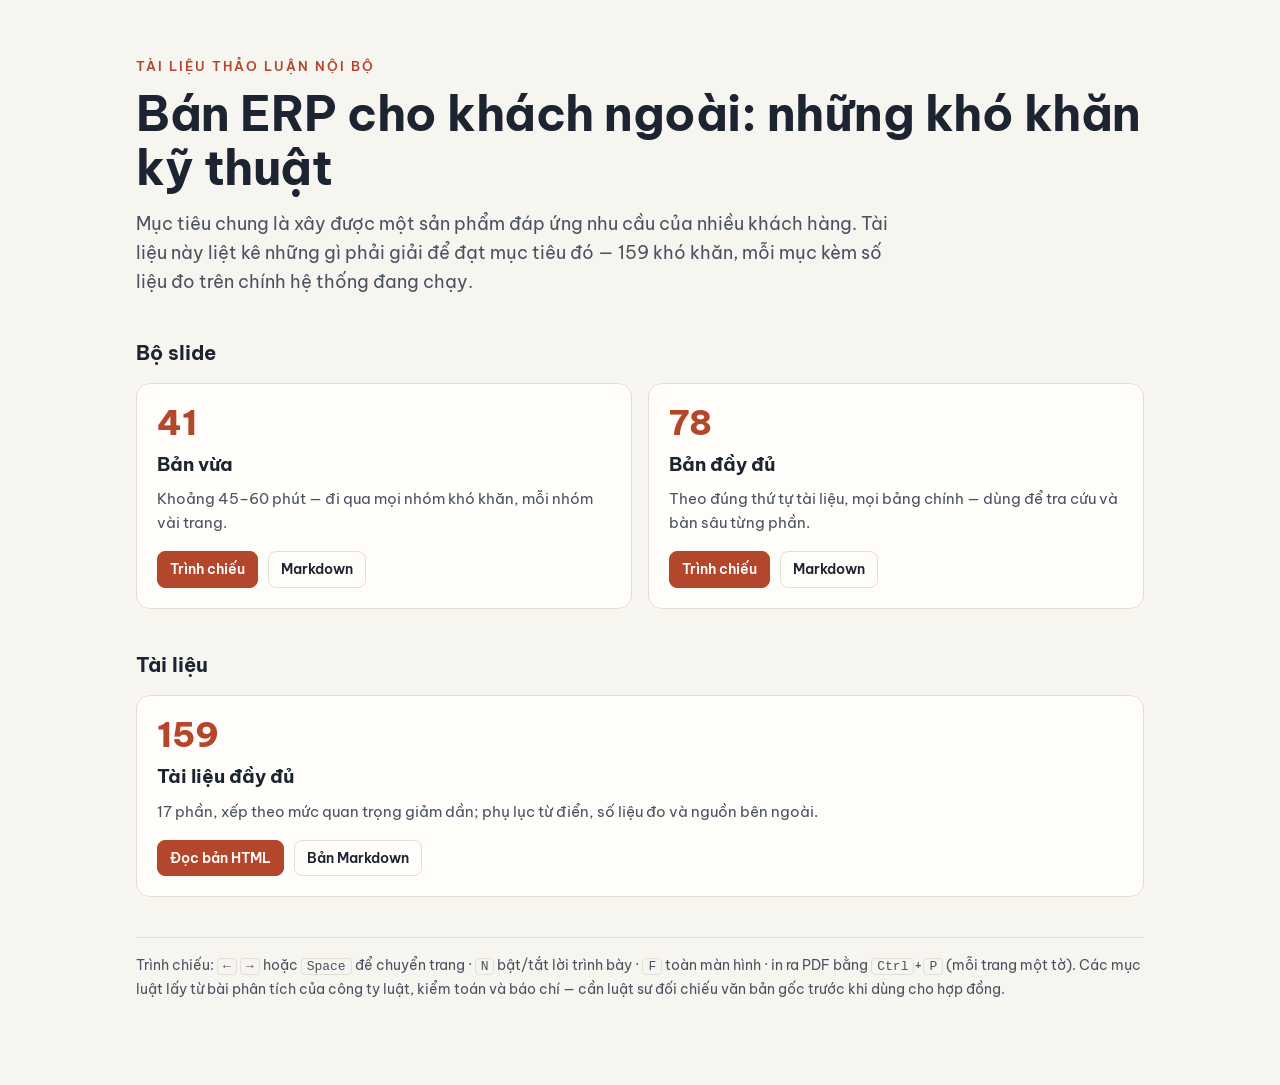
<file: index.html>
<!doctype html>
<html lang="vi">
<head>
<meta charset="utf-8">
<meta name="viewport" content="width=device-width, initial-scale=1">
<title>Bán ERP cho khách ngoài</title>
<link rel="preconnect" href="https://fonts.googleapis.com">
<link rel="preconnect" href="https://fonts.gstatic.com" crossorigin>
<link href="https://fonts.googleapis.com/css2?family=Be+Vietnam+Pro:wght@400;600;700;800&display=swap" rel="stylesheet">
<style>
  :root { --bg: #F7F5F0; --ink: #1B2430; --muted: #4A5260; --accent: #B4462B; --card: #FFFDF9; --line: #E4DFD5; }
  @media (prefers-color-scheme: dark) {
    :root:not([data-theme="light"]) { --bg: #10151c; --ink: #F7F5F0; --muted: #B8C0CC; --accent: #E8B04B; --card: #1B2430; --line: #2C3848; }
  }
  * { box-sizing: border-box; }
  body { margin: 0; background: var(--bg); color: var(--ink); font: 400 17px/1.6 'Be Vietnam Pro', Arial, sans-serif; }
  main { max-width: 1040px; margin: 0 auto; padding: 56px 16px 72px; }
  .kicker { color: var(--accent); font-weight: 600; letter-spacing: 2px; text-transform: uppercase; font-size: 13px; margin: 0 0 10px; }
  h1 { font-size: clamp(30px, 5vw, 48px); line-height: 1.12; margin: 0 0 16px; letter-spacing: -0.5px; }
  .lead { color: var(--muted); font-size: 18px; max-width: 760px; margin: 0 0 40px; }
  h2 { font-size: 20px; margin: 40px 0 14px; }
  .grid { display: grid; gap: 16px; grid-template-columns: repeat(auto-fit, minmax(280px, 1fr)); }
  .card { background: var(--card); border: 1px solid var(--line); border-radius: 14px; padding: 20px; display: flex; flex-direction: column; gap: 8px; }
  .card h3 { margin: 0; font-size: 19px; }
  .card p { margin: 0; color: var(--muted); font-size: 15px; }
  .num { font-size: 34px; font-weight: 800; color: var(--accent); line-height: 1.1; }
  .links { display: flex; gap: 10px; flex-wrap: wrap; margin-top: auto; padding-top: 8px; }
  .links a { color: var(--ink); text-decoration: none; border: 1px solid var(--line); border-radius: 8px; padding: 6px 12px; font-weight: 600; font-size: 14px; }
  .links a.primary { background: var(--accent); border-color: var(--accent); color: #fff; }
  .note { color: var(--muted); font-size: 14px; margin-top: 40px; border-top: 1px solid var(--line); padding-top: 16px; }
  kbd { border: 1px solid var(--line); border-radius: 4px; padding: 0 5px; font-size: 13px; }
</style>
</head>
<body>
<main>
  <p class="kicker">Tài liệu thảo luận nội bộ</p>
  <h1>Bán ERP cho khách ngoài: những khó khăn kỹ thuật</h1>
  <p class="lead">Mục tiêu chung là xây được một sản phẩm đáp ứng nhu cầu của nhiều khách hàng. Tài liệu này liệt kê những gì phải giải để đạt mục tiêu đó — 159 khó khăn, mỗi mục kèm số liệu đo trên chính hệ thống đang chạy.</p>

  <h2>Bộ slide</h2>
  <div class="grid">
    <div class="card">
      <div class="num">41</div>
      <h3>Bản vừa</h3>
      <p>Khoảng 45–60 phút — đi qua mọi nhóm khó khăn, mỗi nhóm vài trang.</p>
      <div class="links"><a class="primary" href="slides/ban-vua-40-trang.html">Trình chiếu</a><a href="slides/ban-vua-40-trang.md">Markdown</a></div>
    </div>
    <div class="card">
      <div class="num">78</div>
      <h3>Bản đầy đủ</h3>
      <p>Theo đúng thứ tự tài liệu, mọi bảng chính — dùng để tra cứu và bàn sâu từng phần.</p>
      <div class="links"><a class="primary" href="slides/ban-day-du.html">Trình chiếu</a><a href="slides/ban-day-du.md">Markdown</a></div>
    </div>
  </div>

  <h2>Tài liệu</h2>
  <div class="grid">
    <div class="card">
      <div class="num">159</div>
      <h3>Tài liệu đầy đủ</h3>
      <p>17 phần, xếp theo mức quan trọng giảm dần; phụ lục từ điển, số liệu đo và nguồn bên ngoài.</p>
      <div class="links"><a class="primary" href="tai-lieu/ban-erp-cho-khach-hang.html">Đọc bản HTML</a><a href="tai-lieu/ban-erp-cho-khach-hang.md">Bản Markdown</a></div>
    </div>
  </div>

  <p class="note">Trình chiếu: <kbd>←</kbd> <kbd>→</kbd> hoặc <kbd>Space</kbd> để chuyển trang · <kbd>N</kbd> bật/tắt lời trình bày · <kbd>F</kbd> toàn màn hình · in ra PDF bằng <kbd>Ctrl</kbd>+<kbd>P</kbd> (mỗi trang một tờ). Các mục luật lấy từ bài phân tích của công ty luật, kiểm toán và báo chí — cần luật sư đối chiếu văn bản gốc trước khi dùng cho hợp đồng.</p>
</main>
</body>
</html>
</file>
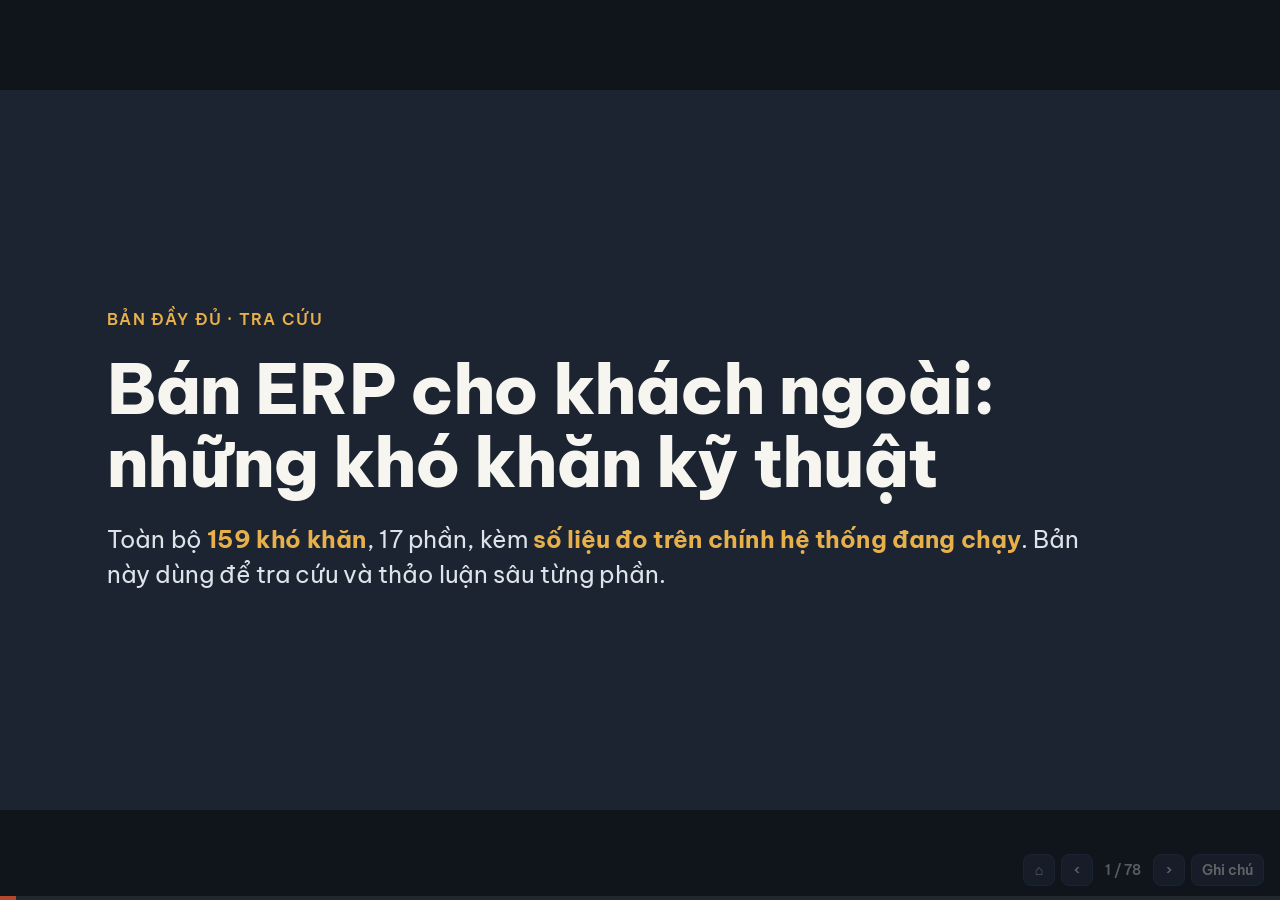
<file: slides/ban-day-du.html>
<!doctype html>
<html lang="vi">
<head>
<meta charset="utf-8">
<meta name="viewport" content="width=device-width, initial-scale=1">
<title>Bán ERP cho khách ngoài — bản đầy đủ</title>
<link rel="preconnect" href="https://fonts.googleapis.com">
<link rel="preconnect" href="https://fonts.gstatic.com" crossorigin>
<link href="https://fonts.googleapis.com/css2?family=Be+Vietnam+Pro:wght@400;500;600;700;800&display=swap" rel="stylesheet">
<style>:root {
  --bg: #F7F5F0;
  --ink: #1B2430;
  --muted: #4A5260;
  --soft: #5B6270;
  --accent: #B4462B;
  --gold: #E8B04B;
  --card: #FFFDF9;
  --line: #E4DFD5;
  --band: #EFEBE3;
  --ok: #2F7D4F;
  --ok-bg: #E6F2EA;
  --part: #8A6410;
  --part-bg: #FBEFD2;
  --no: #A3352A;
  --no-bg: #F8E3DF;
  --dark: #1B2430;
  --dark-ink: #F7F5F0;
  --dark-muted: #B8C0CC;
}
* { box-sizing: border-box; margin: 0; padding: 0; }
html, body { height: 100%; background: #10151c; overflow: hidden; }
body { font-family: 'Be Vietnam Pro', Arial, sans-serif; color: var(--ink); }

.viewport { position: fixed; inset: 0; display: flex; align-items: center; justify-content: center; }
.deck { position: relative; width: 1920px; height: 1080px; flex: none; transform-origin: center center; }

.slide {
  position: absolute; inset: 0; width: 1920px; height: 1080px; overflow: hidden;
  background: var(--bg); color: var(--ink);
  padding: 88px 120px 120px; display: flex; flex-direction: column; gap: 36px;
  visibility: hidden; opacity: 0; transition: opacity .25s ease;
  --fit: 1;
}
.slide.active { visibility: visible; opacity: 1; }

.slide header { display: flex; flex-direction: column; gap: 14px; flex: none; }
.kicker { font-size: 24px; font-weight: 600; letter-spacing: 2px; text-transform: uppercase; color: var(--accent); }
.slide h2 { font-size: 64px; font-weight: 700; line-height: 1.12; letter-spacing: -0.5px; }

.content {
  flex: 1; min-height: 0; display: flex; flex-direction: column; gap: 28px;
  font-size: calc(30px * var(--fit)); line-height: 1.45; color: var(--muted);
}
.content b { color: var(--ink); font-weight: 700; }
.content p.lead { font-size: 1.12em; color: var(--ink); line-height: 1.4; }
.content h4 { font-size: 1em; font-weight: 700; color: var(--ink); text-transform: uppercase; letter-spacing: 1px; }
.content ul, .content ol { padding-left: 1.2em; display: flex; flex-direction: column; gap: .35em; }
.content li::marker { color: var(--accent); font-weight: 700; }
.content code { font-family: ui-monospace, Consolas, monospace; font-size: .9em; background: var(--band); padding: 0 .25em; border-radius: 4px; }
.content a { color: var(--accent); }

.stats { display: grid; gap: 24px; grid-template-columns: repeat(var(--cols, 3), 1fr); }
.stats.n1 { --cols: 1; } .stats.n2 { --cols: 2; } .stats.n4 { --cols: 4; } .stats.n5 { --cols: 5; } .stats.n6 { --cols: 3; } .stats.n8 { --cols: 4; }
.stat { background: var(--card); border: 2px solid var(--line); border-radius: 18px; padding: .7em .8em; display: flex; flex-direction: column; gap: .2em; }
.stat .num { font-size: 2.6em; font-weight: 800; line-height: 1.05; color: var(--accent); letter-spacing: -1px; }
.stat .num b { color: inherit; }
.stat .cap { font-size: .85em; line-height: 1.35; color: var(--muted); }

.cols { display: grid; gap: 24px; grid-template-columns: repeat(var(--cols, 3), 1fr); align-items: stretch; }
.cols.n1 { --cols: 1; } .cols.n2 { --cols: 2; } .cols.n4 { --cols: 2; } .cols.n5 { --cols: 5; } .cols.n6 { --cols: 3; } .cols.n8 { --cols: 4; }
.card { background: var(--card); border: 2px solid var(--line); border-radius: 18px; padding: .8em .9em; display: flex; flex-direction: column; gap: .4em; font-size: .9em; }
.card.hot { border: 3px solid var(--accent); }
.card h3 { font-size: 1.15em; font-weight: 700; color: var(--ink); line-height: 1.25; }
.card .content, .card p, .card li { color: var(--muted); }

.note { background: #FFF6E0; border: 2px solid #F0D99A; border-radius: 16px; padding: .6em .9em; color: var(--ink); font-size: .9em; }
.note p + p { margin-top: .3em; }
.big { font-size: 1.5em; line-height: 1.3; color: var(--ink); font-weight: 600; }

table { width: 100%; border-collapse: separate; border-spacing: 0; font-size: .78em; background: var(--card); border: 2px solid var(--line); border-radius: 16px; overflow: hidden; }
th { background: var(--band); color: var(--ink); text-align: left; font-weight: 700; padding: .45em .7em; }
td { padding: .42em .7em; border-top: 1px solid var(--line); vertical-align: top; color: var(--ink); line-height: 1.35; }
td.ok { background: var(--ok-bg); color: var(--ok); }
td.part { background: var(--part-bg); color: var(--part); }
td.no { background: var(--no-bg); color: var(--no); }

.slide footer { position: absolute; left: 120px; right: 120px; bottom: 48px; display: flex; justify-content: space-between; font-size: 22px; color: var(--soft); }

.slide.dark, .slide.cover { background: var(--dark); color: var(--dark-ink); }
.slide.dark .kicker, .slide.cover .kicker { color: var(--gold); }
.slide.dark .content, .slide.dark .content b, .slide.dark .content p.lead { color: var(--dark-ink); }
.slide.dark .content { color: #DDE3EA; }
.slide.dark footer { color: var(--dark-muted); }
.slide.dark .card, .slide.dark .stat { background: #243041; border-color: #33415A; }
.slide.dark .card h3 { color: var(--dark-ink); }
.slide.dark .card p, .slide.dark .card li, .slide.dark .stat .cap { color: #C9D1DC; }
.slide.dark .stat .num { color: var(--gold); }
.slide.dark .card.hot { border-color: var(--gold); }

.slide.cover { justify-content: center; padding: 120px 160px; }
.cover-wrap { display: flex; flex-direction: column; gap: 36px; max-width: 1500px; }
.slide.cover h1 { font-size: 104px; font-weight: 800; line-height: 1.05; letter-spacing: -2px; }
.slide.cover .content { color: #DDE3EA; font-size: 36px; flex: none; }
.slide.cover .content b { color: var(--gold); }

.notes { display: none; }

.bar { position: fixed; left: 0; right: 0; bottom: 0; height: 4px; background: rgba(255,255,255,.08); }
.progress { height: 100%; width: 0; background: var(--accent); transition: width .2s; }
.controls { position: fixed; right: 16px; bottom: 14px; display: flex; gap: 6px; align-items: center; font: 600 14px 'Be Vietnam Pro', Arial, sans-serif; opacity: .35; transition: opacity .2s; }
.controls:hover, body.show-notes .controls { opacity: 1; }
.controls button, .controls a { background: #243041; color: #F7F5F0; border: 1px solid #33415A; border-radius: 8px; height: 32px; min-width: 32px; padding: 0 10px; cursor: pointer; font: inherit; text-decoration: none; display: inline-flex; align-items: center; justify-content: center; }
.controls .counter { color: #DDE3EA; padding: 0 6px; }
.notes-panel { display: none; position: fixed; left: 0; right: 0; bottom: 0; max-height: 34vh; overflow: auto; background: rgba(16,21,28,.96); color: #F7F5F0; padding: 18px 24px 56px; font: 400 17px/1.55 'Be Vietnam Pro', Arial, sans-serif; border-top: 2px solid var(--accent); }
body.show-notes .notes-panel { display: block; }

@media print {
  @page { size: 1920px 1080px; margin: 0; }
  html, body { overflow: visible; height: auto; background: #fff; }
  .viewport { position: static; display: block; }
  .deck { transform: none !important; width: 1920px; height: auto; }
  .slide { position: relative; visibility: visible; opacity: 1; page-break-after: always; break-after: page; }
  .bar, .controls, .notes-panel { display: none !important; }
}

.slide.image { background: #E8D6B5; color: #3B2A1A; justify-content: center; padding: 60px 140px; }
.image-wrap { display: flex; align-items: center; gap: 110px; height: 100%; }
.image-wrap img { height: 960px; width: auto; border-radius: 18px; box-shadow: 0 18px 48px rgba(59, 42, 26, .35); flex: none; }
.image-text { display: flex; flex-direction: column; gap: 32px; }
.slide.image .kicker { color: #8A4B1F; }
.slide.image h1 { font-size: 84px; font-weight: 800; line-height: 1.1; letter-spacing: -1.5px; margin: 0; }
.slide.image .content { font-size: 38px; color: #5A4330; flex: none; }
.slide.image .content b { color: #8A4B1F; }
</style>
</head>
<body>
<div class="viewport"><div class="deck">
<section class="slide cover" id="s1" data-title="Bán ERP cho khách ngoài: những khó khăn kỹ thuật"><div class="cover-wrap"><p class="kicker">Bản đầy đủ · tra cứu</p><h1>Bán ERP cho khách ngoài: những khó khăn kỹ thuật</h1><div class="content"><p>Toàn bộ <b>159 khó khăn</b>, 17 phần, kèm <b>số liệu đo trên chính hệ thống đang chạy</b>. Bản này dùng để tra cứu và thảo luận sâu từng phần.</p></div></div><aside class="notes">Bản đầy đủ đi theo đúng thứ tự tài liệu. Không cần trình bày hết trong một buổi — có thể mở đúng phần đang bàn. Mã K-xx trên từng trang khớp với tài liệu đầy đủ.</aside></section>
<section class="slide default" id="s2" data-title="Câu hỏi hôm nay là "làm thế nào", không phải "có nên""><header><p class="kicker">Mở đầu</p><h2>Câu hỏi hôm nay là "làm thế nào", không phải "có nên"</h2></header><div class="content"><p class="lead">Mục tiêu chung: <b>xây được một sản phẩm đáp ứng nhu cầu của nhiều khách hàng</b>. Tài liệu này liệt kê những gì phải giải để đạt mục tiêu đó.</p>
<div class="cols n3"><div class="card"><h3>Mỗi khó khăn có mã K-xx</h3><p>Tra ngược được về tài liệu đầy đủ (159 mục, 17 phần).</p></div><div class="card"><h3>Mỗi khó khăn có 📊 số liệu</h3><p>Đo trên chính hệ thống đang chạy, hoặc từ nguồn công khai có dẫn link.</p></div><div class="card"><h3>Xếp theo mức quan trọng</h3><p>Phần 1–8 là trọng tâm; Phần 9–17 ít cấp bách hơn nhưng vẫn phải giải.</p></div></div></div><footer><span>Bán ERP cho khách ngoài · bản đầy đủ</span><span>2 / 78</span></footer><aside class="notes">Nhấn mạnh rằng đây không phải tài liệu phản đối ý tưởng. Hệ thống hiện tại chạy tốt cho một công ty; câu hỏi là cần thêm gì để chạy tốt cho nhiều công ty khác nhau.</aside></section>
<section class="slide default" id="s3" data-title="Mô hình đang được đề xuất (gọi là phương án S)"><header><p class="kicker">Mở đầu · mô hình đang đề xuất</p><h2>Mô hình đang được đề xuất (gọi là phương án S)</h2></header><div class="content"><ul><li>Khách đưa yêu cầu bằng <b>chữ, ảnh</b> → công ty dựng cấu hình → sửa mã nếu cấu hình không đủ → triển khai.</li><li><b>Một bộ mã nguồn duy nhất.</b> Ra bản mới giống Windows: khách <b>tự chọn</b> nâng cấp hay không.</li><li>Tính năng nào dùng là do <b>file cấu hình</b> của từng khách.</li><li>Khách đòi sửa sâu vào lõi → sửa mã sao cho <b>không ảnh hưởng khách khác</b>.</li><li>Cài lên máy chủ của khách hoặc máy thuê bên mình; khách tự cài hoặc thuê bên mình cài.</li><li>Bộ cài có sẵn DB; <b>khách tự backup, tự tối ưu</b>; bên mình cung cấp script.</li><li>Không giao mã nguồn; <b>mã được làm rối</b> trước khi giao.</li></ul></div><footer><span>Bán ERP cho khách ngoài · bản đầy đủ</span><span>3 / 78</span></footer><aside class="notes">Đọc lại đúng mô hình để mọi người cùng hiểu một thứ. Cuối bộ slide sẽ đặt mô hình này cạnh ba con đường mà ngành phần mềm doanh nghiệp đã đi.</aside></section>
<section class="slide dark" id="s4" data-title="Từ "tự xây nhà cho mình" sang "mở công ty xây nhà""><header><p class="kicker">Mở đầu · một hình ảnh</p><h2>Từ "tự xây nhà cho mình" sang "mở công ty xây nhà"</h2></header><div class="content"><div class="cols n2"><div class="card"><h3>Hôm nay: căn nhà tự xây cho gia đình mình</h3><p>Xây nhanh, sửa lúc nào cũng được. Ở trong nhà nên biết chỗ nào dột. Đập đi xây lại cũng không sao.</p></div><div class="card hot"><h3>Khi bán: công ty xây nhà cho người khác</h3><p>Chủ nhà đang ở bên trong khi mình sửa. Có bản vẽ ký trước, có nghiệm thu, có bảo hành. Một lỗi thiết kế phải sửa ở <b>mọi</b> căn đã xây.</p></div></div></div><footer><span>Bán ERP cho khách ngoài · bản đầy đủ</span><span>4 / 78</span></footer><aside class="notes">Hình ảnh này giúp người không làm kỹ thuật thấy ngay khác biệt: cùng một kỹ năng xây nhà, nhưng làm cho mình và làm cho khách là hai nghề khác nhau.</aside></section>
<section class="slide default" id="s5" data-title="Sáu điều kiện thuận lợi hôm nay — cả sáu sẽ mất khi bán"><header><p class="kicker">Mở đầu</p><h2>Sáu điều kiện thuận lợi hôm nay — cả sáu sẽ mất khi bán</h2></header><div class="content"><table><thead><tr><th>Điều kiện hôm nay</th><th>Số liệu</th><th>Khi bán cho khách</th></tr></thead><tbody><tr><td>Được <b>xoá sạch dữ liệu làm lại</b> bất cứ lúc nào</td><td>Mỗi lần kiểm tra đầy đủ = <b>xoá sạch DB 2 lần</b></td><td>Dữ liệu khách không bao giờ được xoá</td></tr><tr><td><b>Một</b> phiên bản đang chạy</td><td>Cao điểm <b>140</b> lần thay đổi mã <b>trong 1 ngày</b></td><td>Mỗi khách dừng ở một phiên bản khác nhau</td></tr><tr><td><b>Một</b> khách, ngồi cùng nhà, chịu được lỗi</td><td><b>37%</b> lần thay đổi mã là sửa lỗi</td><td>Nhiều khách, ở xa, không chịu được lỗi</td></tr><tr><td>Yêu cầu đổi liên tục, sửa ngay</td><td><b>~1.920</b> quyết định trong ~2 tháng; <b>≥20</b> bị đảo</td><td>Mỗi lần đổi phải qua phân loại, kiểm thử, nghiệm thu</td></tr><tr><td>Người viết mã cũng vận hành, <b>thấy mọi dữ liệu và máy chủ</b></td><td><b>3</b> môi trường do chính mình giữ</td><td>Không thấy dữ liệu khách, không giữ máy chủ, mã bị làm rối</td></tr><tr><td>Mình <b>chấp nhận</b> sản phẩm chưa hoàn hảo: còn lỗi, còn rủi ro bảo mật, rủi ro mất dữ liệu</td><td><b>0</b> chuyên gia bảo mật · <b>0</b> lần khôi phục thử từ bản sao lưu · <b>0/89</b> lần đổi cấu trúc DB có đường quay lại</td><td>Khách <b>không chấp nhận</b>: lỗi là khiếu nại, lộ dữ liệu là bị phạt theo luật, mất dữ liệu là đòi bồi thường</td></tr></tbody></table></div><footer><span>Bán ERP cho khách ngoài · bản đầy đủ</span><span>5 / 78</span></footer><aside class="notes">Hệ thống chạy tốt hôm nay không phải ngẫu nhiên — nó dựa vào sáu điều kiện này. Khi bán, cả sáu điều kiện đều biến mất cùng lúc, nên tốc độ và cách làm hiện tại không mang sang được nguyên vẹn. Điều kiện cuối là quan trọng nhất: rủi ro mà công ty mình đang chấp nhận cho chính mình, khách sẽ không chấp nhận — và khi xảy ra ở khách thì người chịu trách nhiệm là mình (Luật Bảo vệ dữ liệu cá nhân 91/2025, Phần 10).</aside></section>
<section class="slide default" id="s6" data-title="Tám điều quan trọng nhất"><header><p class="kicker">Mở đầu · lộ trình</p><h2>Tám điều quan trọng nhất</h2></header><div class="content"><ol><li><b>Dữ liệu khách có thể mất khi nâng cấp</b> — 0/89 lần đổi cấu trúc có đường quay lại.</li><li><b>"Như Windows" không chạy được với ERP</b> — lỗ hổng 10/10 điểm đã bị khai thác thật.</li><li><b>"Khách gửi → làm → triển khai" bỏ qua 9/12 bước.</b></li><li><b>Sửa cho khách này không hỏng khách khác</b> — thêm một ô, một bước duyệt, một cấp tổ chức đều phải sửa mã cho mọi khách.</li><li><b>Chưa có hệ thống kiểm thử để bán</b> — 29/46 loại đang là 0.</li><li><b>Mã và cấu trúc dữ liệu do AI sinh, chưa ai review</b> — 78% thay đổi có AI viết cùng.</li><li><b>Vận hành N máy chủ ở N khách</b> — 0 DevOps, 0 chuyên gia bảo mật.</li><li><b>Phương án S dùng mã của "một bộ mã" nhưng chịu chi phí của "mỗi khách một bộ mã".</b></li></ol></div><footer><span>Bán ERP cho khách ngoài · bản đầy đủ</span><span>6 / 78</span></footer><aside class="notes">Đây là lộ trình của bản đầy đủ. Tám điều này tương ứng Phần 1 đến Phần 8 của tài liệu.</aside></section>
<section class="slide default" id="s7" data-title="Cấu trúc dữ liệu đổi rất thường xuyên"><header><p class="kicker">Phần 1 · Dữ liệu của khách</p><h2>Cấu trúc dữ liệu đổi rất thường xuyên</h2></header><div class="content"><p class="lead">Mỗi bản mới thường kèm thay đổi "bản vẽ kết cấu" của kho dữ liệu. Ở máy phát triển thì <b>đập đi xây lại</b>; ở khách phải sửa kết cấu <b>khi kho đang đầy hàng</b>.</p>
<div class="stats n4"><div class="stat"><div class="num">89</div><div class="cap">lần chuyển đổi cấu trúc DB (K-06)</div></div><div class="stat"><div class="num">29</div><div class="cap">lần trong 6 ngày (15–21/09/2026)</div></div><div class="stat"><div class="num">500</div><div class="cap">lệnh sửa bảng; 34 lần đổi tên, 7 lần xoá cột/bảng</div></div><div class="stat"><div class="num">~12×</div><div class="cap">sửa bảng cũ nhiều hơn tạo bảng mới (500 so với 43) — K-08</div></div></div>
<div class="note"><p>Quy tắc dự án ghi nguyên văn: <i>"chi phí sai schema ≈ 0"</i>. Đúng khi có một khách và được xoá làm lại; khi bán, chi phí sai cấu trúc = <b>N khách × rủi ro mất dữ liệu</b> (K-07).</p></div></div><footer><span>Bán ERP cho khách ngoài · bản đầy đủ</span><span>7 / 78</span></footer><aside class="notes">Tốc độ đổi cấu trúc hiện nay là bình thường ở giai đoạn dựng nhanh cho một khách. Nhưng mỗi lần đổi cấu trúc ở khách là một lần chuyển dữ liệu thật, không được hỏng một dòng.</aside></section>
<section class="slide default" id="s8" data-title="Nâng cấp hỏng thì không có nút "quay lại""><header><p class="kicker">Phần 1 · Dữ liệu của khách</p><h2>Nâng cấp hỏng thì không có nút "quay lại"</h2></header><div class="content"><div class="stats n3"><div class="stat"><div class="num">0/89</div><div class="cap">bước chuyển đổi có đường lùi (K-01)</div></div><div class="stat"><div class="num">24 giờ</div><div class="cap">dữ liệu có thể mất — backup 1 lần/ngày</div></div><div class="stat"><div class="num">88</div><div class="cap">bước phải chạy liên tiếp nếu khách cài bản đầu, nay mới nâng (K-02)</div></div></div>
<ul><li><b>Máy phát triển luôn "đạt", máy thật mới hỏng</b> — đổi tên một giá trị lựa chọn đã làm máy thật hỏng khi nâng cấp; lỗi loại này ghi <b>6</b> lần (K-03).</li><li><b>Dữ liệu mỗi khách một kiểu</b> — riêng lỗi số kiểu Việt <code>319,87</code> bị đọc thành 0 đã vấp <b>5</b> lần (K-04).</li><li><b>Lỗi chỉ lộ trên dữ liệu thật</b> — chạy tác vụ thật trên bản sao dữ liệu thật mới lộ <b>140</b> dòng bị khoá nhầm (K-05).</li></ul></div><footer><span>Bán ERP cho khách ngoài · bản đầy đủ</span><span>8 / 78</span></footer><aside class="notes">"Khách tự chọn nâng cấp" nghĩa là có khách đứng yên hai năm rồi nhảy thẳng lên bản mới nhất, chạy một chuỗi bước chuyển đổi chưa ai chạy thử trên dữ liệu mình không được nhìn thấy.</aside></section>
<section class="slide default" id="s9" data-title="Mình chịu trách nhiệm cấu trúc, nhưng không giữ chìa khoá"><header><p class="kicker">Phần 1 · Khách có toàn quyền trên DB</p><h2>Mình chịu trách nhiệm cấu trúc, nhưng không giữ chìa khoá</h2></header><div class="content"><div class="cols n3"><div class="card"><h3>Khách sửa DB theo cách của họ</h3><p>Thêm chỉ mục, trigger, báo cáo phụ thuộc cột, sửa tay dữ liệu "chữa cháy" — lần nâng cấp sau <b>thất bại</b>, khó chứng minh lỗi do ai (K-09, K-12).</p></div><div class="card"><h3>Không phát hiện được DB bị sửa</h3><p>Nâng cấp an toàn cần công cụ so cấu trúc thật với cấu trúc mong đợi. Hiện có <b>0</b> công cụ (K-10).</p></div><div class="card"><h3>"Khách tự backup" = không ai làm</h3><p>Phần lớn công ty vừa và nhỏ không có người quản trị DB. Để vận hành <b>1</b> khách, bên mình đang cần <b>31</b> script máy chủ (K-11).</p></div></div></div><footer><span>Bán ERP cho khách ngoài · bản đầy đủ</span><span>9 / 78</span></footer><aside class="notes">Mô hình "khách tự quản DB" chuyển rủi ro sang khách trên giấy, nhưng khi dữ liệu hỏng thì người bị gọi vẫn là mình.</aside></section>
<section class="slide default" id="s10" data-title="Nâng cấp ở khách còn vấp những gì"><header><p class="kicker">Phần 1 · Những khó khăn khác khi nâng cấp</p><h2>Nâng cấp ở khách còn vấp những gì</h2></header><div class="content"><table><thead><tr><th>Khó khăn</th><th>📊 Số liệu</th></tr></thead><tbody><tr><td>Một số thay đổi <b>khoá cả bảng</b> khi chạy ⇒ phải dừng hệ thống, hẹn giờ với khách (K-13)</td><td>Thời gian chạy trên dữ liệu khách lớn: <b>chưa từng đo</b></td></tr><tr><td>Công cụ <b>đòi người ngồi trả lời</b> khi chuyển đổi — ở máy khách không ai hiểu để trả lời (K-14)</td><td>Ghi lại <b>5</b> lần</td></tr><tr><td>Mỗi tổ hợp cấu hình là một hình dạng dữ liệu (K-15)</td><td><b>25</b> nhóm tính năng ⇒ <b>2²⁵ ≈ 33 triệu</b> tổ hợp lý thuyết</td></tr><tr><td>Chuyển đổi kéo theo tác vụ nền, báo cáo, tích hợp (K-16)</td><td><b>5</b> tác vụ định kỳ; <b>26</b> lệnh xử lý dữ liệu</td></tr><tr><td>100 khách thì bao nhiêu bảng? (K-17)</td><td>Mỗi khách thêm 5 bảng riêng ⇒ <b>~600</b> bảng trong DB của <b>mọi</b> khách</td></tr></tbody></table></div><footer><span>Bán ERP cho khách ngoài · bản đầy đủ</span><span>10 / 78</span></footer><aside class="notes">Mỗi dòng ở đây là một loại sự cố đã gặp hoặc sẽ gặp khi nâng cấp ở khách. Phần lớn đã xảy ra ngay với khách nội bộ.</aside></section>
<section class="slide default" id="s11" data-title="DB đóng sẵn trong bộ cài — bớt một việc, sinh việc khác"><header><p class="kicker">Phần 1 · DB đóng sẵn trong bộ cài, sao lưu</p><h2>DB đóng sẵn trong bộ cài — bớt một việc, sinh việc khác</h2></header><div class="content"><ul><li>Phiên bản DB cố định, không lệch giữa các khách — <b>được</b>.</li><li>Nâng PostgreSQL lên bản lớn mới thành <b>việc của mình trên mọi máy khách</b>, phải dừng hệ thống.</li><li>DB chung máy với ứng dụng thì tranh tài nguyên; khách lớn thường đòi dùng DB <b>của họ</b> — lại lệch phiên bản.</li><li>DB nằm trong bộ cài của mình mà "khách tự quản" — ranh giới trách nhiệm càng mờ (K-18).</li></ul>
<div class="stats n3"><div class="stat"><div class="num">11/2028</div><div class="cap">PostgreSQL 16 hết hỗ trợ — mọi khách phải nâng trước mốc đó</div></div><div class="stat"><div class="num">1/4</div><div class="cap">loại dữ liệu cần giữ đang được sao lưu</div></div><div class="stat"><div class="num">0</div><div class="cap">lần khôi phục thử từ bản sao lưu</div></div></div></div><footer><span>Bán ERP cho khách ngoài · bản đầy đủ</span><span>11 / 78</span></footer><aside class="notes">Lần đổi bản PostgreSQL gần nhất, script sao lưu đã suýt xoá nhầm bản sao lưu tốt. Sao lưu và khôi phục là việc thường ngày của một DevOps có nghề — hiện chưa có người đó (Phần 7).</aside></section>
<section class="slide dark" id="s12" data-title="Lỗ hổng bảo mật không chờ khách sẵn sàng"><header><p class="kicker">Phần 2 · "Như Windows"</p><h2>Lỗ hổng bảo mật không chờ khách sẵn sàng</h2></header><div class="content"><div class="stats n3"><div class="stat"><div class="num">10/10</div><div class="cap">điểm nghiêm trọng — CVE-2025-55182 (12/2025)</div></div><div class="stat"><div class="num">1</div><div class="cap">lần gửi yêu cầu là chiếm được máy chủ, không cần đăng nhập</div></div><div class="stat"><div class="num">7</div><div class="cap">dòng phiên bản Next.js phải ra bản vá riêng</div></div></div>
<p class="lead">Lỗ hổng <b>đã bị khai thác thật</b>. Hệ thống mình dùng đúng nền tảng này — hôm nay <b>mình đã ở bản an toàn</b>, vì chỉ có một máy chủ do mình giữ. Khi bán, khách "chọn không nâng cấp" thì máy chủ của họ mở toang.</p>
<ul><li>Phải chọn: <b>ép</b> cập nhật (tức là không còn "khách tự chọn") hoặc <b>vá ngược</b> cho từng phiên bản cũ (K-19).</li><li>Windows <b>ép</b> cập nhật bảo mật mỗi tháng, và không phải chuyển đổi dữ liệu kế toán, kho, nhân sự mỗi lần nâng (K-21).</li></ul></div><footer><span>Bán ERP cho khách ngoài · bản đầy đủ</span><span>12 / 78</span></footer><aside class="notes">Đây là ví dụ thật, không phải giả định. Một nền tảng phổ biến bị lỗ hổng 10/10, chỉ một yêu cầu là chiếm máy chủ. Nếu lúc đó mình có 10 khách ở 10 phiên bản, mình phải vá 10 lần, hoặc ép tất cả nâng cấp.</aside></section>
<section class="slide default" id="s13" data-title="Nhiều phiên bản cùng sống = nhiều sản phẩm"><header><p class="kicker">Phần 2 · "Như Windows"</p><h2>Nhiều phiên bản cùng sống = nhiều sản phẩm</h2></header><div class="content"><div class="stats n3"><div class="stat"><div class="num">12</div><div class="cap">phiên bản cùng sống nếu phát hành mỗi tháng, hỗ trợ 12 tháng (K-20)</div></div><div class="stat"><div class="num">72</div><div class="cap">tổ hợp phải kiểm cho mỗi bản phát hành (K-23)</div></div><div class="stat"><div class="num">29</div><div class="cap">lần đổi cấu trúc dữ liệu có thể nằm trong một bản mới</div></div></div>
<ul><li>Mỗi phiên bản còn khách dùng phải <b>tái hiện lỗi, vá lỗi trên đúng phiên bản đó</b>.</li><li>Ma trận 72 = <b>4</b> phiên bản × <b>3</b> kiểu cài × <b>3</b> cấu hình điển hình × <b>2</b> cỡ tải — ví dụ khiêm tốn.</li><li>Không tách nhánh mã nhưng thực chất vẫn là nhiều sản phẩm.</li></ul></div><footer><span>Bán ERP cho khách ngoài · bản đầy đủ</span><span>13 / 78</span></footer><aside class="notes">"Một bộ mã" chỉ đúng ở kho mã. Ở phía khách, mỗi phiên bản đang chạy là một sản phẩm riêng phải hỗ trợ.</aside></section>
<section class="slide default" id="s14" data-title="Nền tảng bên dưới tự hết hạn, dù khách không đụng gì"><header><p class="kicker">Phần 2 · Nền tảng tự hết hạn</p><h2>Nền tảng bên dưới tự hết hạn, dù khách không đụng gì</h2></header><div class="content"><table><thead><tr><th>Thành phần</th><th>Thời gian được vá</th><th>Mốc hết hỗ trợ</th></tr></thead><tbody><tr><td>Next.js</td><td>~2 năm mỗi bản lớn</td><td>Next.js 15: <b>21/10/2026</b></td></tr><tr><td>Node.js</td><td>30 tháng mỗi bản LTS</td><td>Node 20: <b>30/04/2026</b> (đã hết)</td></tr><tr><td>PostgreSQL</td><td>5 năm mỗi bản lớn</td><td>PostgreSQL 16: <b>11/2028</b></td></tr><tr><td>Thư viện</td><td><b>51</b> trực tiếp, <b>~900</b> gián tiếp</td><td><b>3</b> bản nâng cấp lớn đang bị chặn</td></tr></tbody></table>
<p class="lead">Mọi khách phải được nâng nền tảng định kỳ — <b>kể cả khách "chọn không nâng cấp"</b> (K-22).</p></div><footer><span>Bán ERP cho khách ngoài · bản đầy đủ</span><span>14 / 78</span></footer><aside class="notes">Đây là lý do thứ hai khiến "khách tự chọn nâng cấp" không đứng được: nền tảng hết hạn thì không còn bản vá bảo mật, dù khách hài lòng với tính năng hiện có.</aside></section>
<section class="slide default" id="s15" data-title="Bốn câu chưa có chính sách"><header><p class="kicker">Phần 2 · Chính sách phát hành</p><h2>Bốn câu chưa có chính sách</h2></header><div class="content"><table><thead><tr><th>Câu hỏi</th><th>📊 Hiện có</th></tr></thead><tbody><tr><td>Làm xong yêu cầu nào triển khai ngay cho khách đó, hay gom đợt phát hành chung? (K-24)</td><td><b>~31</b> lần thay đổi mã/ngày cho <b>1</b> khách</td></tr><tr><td>File cấu hình cũng có phiên bản — bản mới đổi nghĩa một mục thì file của từng khách chuyển đổi thế nào? (K-25)</td><td><b>24</b> biến cấu hình máy chủ; file cấu hình nghiệp vụ theo khách: <b>0</b></td></tr><tr><td>Hỗ trợ bản cũ đến bao giờ? (K-26)</td><td><b>Chưa có</b> chính sách vòng đời</td></tr><tr><td>Ghi chú phát hành cho người dùng và IT khách (K-27)</td><td><b>0</b></td></tr></tbody></table></div><footer><span>Bán ERP cho khách ngoài · bản đầy đủ</span><span>15 / 78</span></footer><aside class="notes">Bốn câu này không cần công nghệ mới, chỉ cần quyết định. Nhưng thiếu quyết định thì mỗi khách sẽ tự hiểu một kiểu.</aside></section>
<section class="slide default" id="s16" data-title="Giữa "khách gửi" và "triển khai" có ít nhất 12 bước"><header><p class="kicker">Phần 3 · Quy trình</p><h2>Giữa "khách gửi" và "triển khai" có ít nhất 12 bước</h2></header><div class="content"><table><thead><tr><th>#</th><th>Bước</th><th>Phía mình cần</th><th>Hiện có</th></tr></thead><tbody><tr><td>1</td><td>Tiếp nhận</td><td>Quản lý dự án</td><td class="no">❌ 0 hệ thống phiếu yêu cầu</td></tr><tr><td>2</td><td>Làm rõ</td><td>Phân tích nghiệp vụ</td><td class="part">🟡 1 người kiêm, tự chốt giả định</td></tr><tr><td>3</td><td>Phân loại: lỗi, thay đổi, tính năng, cấu hình</td><td>Người làm sản phẩm</td><td class="no">❌</td></tr><tr><td>4</td><td>Ước lượng</td><td>Trưởng kỹ thuật</td><td class="no">❌ 0 dữ liệu ước lượng</td></tr><tr><td>5</td><td>Chốt phạm vi + tiêu chí nghiệm thu</td><td>Quản lý dự án</td><td class="no">❌ 0 mẫu</td></tr><tr><td>6</td><td>Thiết kế, đánh giá ảnh hưởng khách khác</td><td>Kiến trúc sư</td><td class="no">❌</td></tr><tr><td>7</td><td>Phát triển + review mã</td><td>Lập trình viên + AI, người review</td><td class="part">🟡 1 người</td></tr><tr><td>8</td><td>Kiểm thử hệ thống</td><td>Kiểm thử viên độc lập</td><td class="no">❌ 0 kiểm thử viên</td></tr><tr><td>9</td><td>Nghiệm thu với khách</td><td>Hỗ trợ khách thử</td><td class="part">🟡 nhìn màn thật</td></tr><tr><td>10</td><td>Lên lịch, triển khai</td><td>Vận hành (DevOps)</td><td class="part">🟡 1 script do người phát triển chạy</td></tr><tr><td>11</td><td>Đào tạo, tài liệu</td><td>Đào tạo viên</td><td class="no">❌ 0 tài liệu người dùng</td></tr><tr><td>12</td><td>Hỗ trợ sau bàn giao</td><td>Hỗ trợ kỹ thuật</td><td class="no">❌ 0 hệ thống phiếu hỗ trợ</td></tr></tbody></table></div><footer><span>Bán ERP cho khách ngoài · bản đầy đủ</span><span>16 / 78</span></footer><aside class="notes">Mô hình đang đề xuất nhắc tới bước 1, 7 và 10. Chín bước còn lại không biến mất — rủi ro của chúng dồn xuống lúc nghiệm thu, đúng lúc tốn kém nhất để sửa. Mỗi bước còn cần một người tương ứng ở phía khách: tổng cộng 8 vai phía mình, 6 vai phía khách.</aside></section>
<section class="slide default" id="s17" data-title="Người làm không nên là người kiểm cuối cùng"><header><p class="kicker">Phần 3 · Ai kiểm thử?</p><h2>Người làm không nên là người kiểm cuối cùng</h2></header><div class="content"><div class="stats n4"><div class="stat"><div class="num">0</div><div class="cap">kiểm thử viên độc lập (K-28)</div></div><div class="stat"><div class="num">1</div><div class="cap">bộ dữ liệu mẫu, của 1 công ty (K-29)</div></div><div class="stat"><div class="num">2 + 19</div><div class="cap">môi trường thử và script riêng — chỉ cho 1 khách nội bộ (K-30)</div></div><div class="stat"><div class="num">72</div><div class="cap">tổ hợp phải chạy lại cho mỗi bản vá (K-31)</div></div></div>
<ul><li>Lập trình viên và AI của họ kiểm <b>điều họ hiểu</b>; kiểm thử viên độc lập kiểm <b>điều khách cần</b>.</li><li>Không được dùng dữ liệu thật của khách để kiểm; dữ liệu mẫu đã bỏ sót lỗi (K-05).</li><li>Sửa cho khách A thì phải kiểm lại cho khách B, C…</li></ul></div><footer><span>Bán ERP cho khách ngoài · bản đầy đủ</span><span>17 / 78</span></footer><aside class="notes">Với một khách nội bộ, lỗi lọt thì sửa ngay hôm sau. Với khách ngoài, lỗi lọt là một bản vá phải đóng gói, kiểm, giao và cài lại.</aside></section>
<section class="slide default" id="s18" data-title="Nghiệm thu hiện nay là "nhìn màn thật""><header><p class="kicker">Phần 3 · Ai nghiệm thu?</p><h2>Nghiệm thu hiện nay là "nhìn màn thật"</h2></header><div class="content"><div class="cols n3"><div class="card"><h3>Khách ngoài cần tiêu chí viết trước</h3><p>Có biên bản, có tiêu chí viết <b>trước khi làm</b>. Hiện <b>0</b> mẫu biên bản, <b>0</b> tiêu chí viết trước (K-32).</p></div><div class="card"><h3>"Lỗi" hay "yêu cầu mới"?</h3><p>Không có đặc tả viết trước để đối chiếu thì mọi thứ khách chưa vừa ý đều thành "lỗi", sửa miễn phí. Hiện <b>0</b> đặc tả được khách xác nhận trước (K-33).</p></div><div class="card"><h3>Nhìn màn cũng nhầm</h3><p>Ngay với khách nội bộ đã <b>2 lần</b> kết luận "màn không có nút" vì xem nhầm nhánh màn hình (K-39).</p></div></div></div><footer><span>Bán ERP cho khách ngoài · bản đầy đủ</span><span>18 / 78</span></footer><aside class="notes">Khách không có người, không có thời gian, nên thường thử vài màn rồi đồng ý; dùng thật rồi mới phát hiện lỗi — lúc đó tranh cãi ai trả tiền sửa.</aside></section>
<section class="slide default" id="s19" data-title="Chữ và ảnh không phải là đặc tả"><header><p class="kicker">Phần 3 · Đầu vào "chữ và ảnh"</p><h2>Chữ và ảnh không phải là đặc tả</h2></header><div class="content"><p class="lead">Ảnh cho thấy màn <b>trông thế nào</b>, không cho biết <b>luật</b>: ai được thấy, ai được sửa, có những trạng thái nào, dữ liệu lấy từ đâu, sai thì sao (K-34).</p>
<table><thead><tr><th>Đã xảy ra ngay với khách nội bộ</th><th>📊</th></tr></thead><tbody><tr><td>Yêu cầu qua nhiều phiên bản bản vẽ màn hình rồi <b>bỏ hẳn</b> cách giao bằng bản vẽ</td><td><b>≥5</b> phiên bản; <b>35</b> tệp đặc tả ghi chỗ lệch bản vẽ</td></tr><tr><td>Yêu cầu ẩn: phân quyền, lịch sử sửa, xuất Excel, in, tìm kiếm… (K-35)</td><td><b>6</b> tiêu chí "xong" + <b>16</b> luật chung không yêu cầu nào nhắc tới</td></tr><tr><td>Câu hỏi không được trả lời ⇒ phải đoán (K-36)</td><td><b>86</b> dòng ghi "tự chốt / giả định"</td></tr><tr><td>Yêu cầu đổi ngay trong lúc làm và sau nghiệm thu (K-38)</td><td><b>≥20</b> quyết định bị đảo</td></tr><tr><td>Hiểu nhầm hai chiều (K-39)</td><td><b>18</b> dòng ghi "hiểu nhầm / đọc nhầm"</td></tr></tbody></table></div><footer><span>Bán ERP cho khách ngoài · bản đầy đủ</span><span>19 / 78</span></footer><aside class="notes">Với khách nội bộ, đoán sai thì sửa. Với khách ngoài, đoán sai là bị từ chối lúc nghiệm thu. Nhiều người phía khách còn nói khác nhau (K-37).</aside></section>
<section class="slide default" id="s20" data-title="AI viết mã nhanh — nhưng viết mã chỉ là 1/12 bước"><header><p class="kicker">Phần 3 · Ước lượng, ưu tiên, truy vết</p><h2>AI viết mã nhanh — nhưng viết mã chỉ là 1/12 bước</h2></header><div class="content"><div class="stats n3"><div class="stat"><div class="num">1/12</div><div class="cap">bước là viết mã — không biết cả chuỗi mất bao lâu thì không hứa được ngày giao (K-41)</div></div><div class="stat"><div class="num">0</div><div class="cap">dữ liệu lịch sử từ lúc nhận yêu cầu đến lúc nghiệm thu</div></div><div class="stat"><div class="num">~1.920</div><div class="cap">quyết định trong 182 tệp cho 1 khách — N khách ⇒ N lần (K-48)</div></div></div>
<ul><li><b>Ưu tiên giữa các khách:</b> A, B, C cùng đòi gấp, chỉ có một đội; đổi qua đổi lại làm mỗi việc chậm thêm (K-42).</li><li><b>Truy vết:</b> yêu cầu nào → mã nào → kiểm thử nào → nghiệm thu nào, <b>theo từng khách</b>.</li></ul></div><footer><span>Bán ERP cho khách ngoài · bản đầy đủ</span><span>20 / 78</span></footer><aside class="notes">Báo giá, cam kết ngày giao và phân xử tranh chấp đều cần ước lượng và truy vết. Hiện chưa có dữ liệu cho cả hai.</aside></section>
<section class="slide default" id="s21" data-title="Nút thắt chuyển từ "viết" sang "kiểm""><header><p class="kicker">Phần 3 · Phát triển với AI</p><h2>Nút thắt chuyển từ "viết" sang "kiểm"</h2></header><div class="content"><div class="cols n4"><div class="card"><h3>Kiểm tự động đạt, màn vẫn vỡ</h3><p>Một màn vỡ bố cục (cao từ <b>4.413</b> lên <b>5.200</b> điểm ảnh) trong khi <b>mọi</b> bước kiểm tự động báo đạt (K-44).</p></div><div class="card"><h3>AI viết, AI kiểm, AI sửa</h3><p>Cùng một điểm mù: kiểm thử do AI viết kiểm đúng điều AI nghĩ. <b>37%</b> lần thay đổi là sửa lỗi (K-45).</p></div><div class="card"><h3>Rất nhiều "rào chắn"</h3><p><b>21</b> lệnh kiểm tự động, <b>396</b> dòng hướng dẫn cho AI, <b>~25.000</b> dòng đặc tả — sinh ra <b>sau</b> khi AI đã làm sai, cho 1 khách (K-46).</p></div><div class="card"><h3>Nhiều người, nhiều AI đụng nhau</h3><p>Chỉ 1 người chạy nhiều phiên AI đã trùng số bước chuyển đổi DB, hai phiên dựng một tính năng hai cách, một phiên xoá DB của phiên kia (K-47).</p></div></div></div><footer><span>Bán ERP cho khách ngoài · bản đầy đủ</span><span>21 / 78</span></footer><aside class="notes">AI làm tăng tốc độ viết lên rất nhiều lần, nên chỗ tắc chuyển sang khâu đọc lại, kiểm và đánh giá ảnh hưởng tới các khách khác (K-43: hiện 0 người giữ vai kiến trúc sư).</aside></section>
<section class="slide default" id="s22" data-title="AI viết mã, AI viết test, AI review — lấy gì bảo đảm chất lượng?"><header><p class="kicker">Phần 3 · Phát triển với AI · câu hỏi còn mở</p><h2>AI viết mã, AI viết test, AI review — lấy gì bảo đảm chất lượng?</h2></header><div class="content"><div class="cols n3"><div class="card"><h3>Vì sao "test đạt" chưa đủ</h3><p>Khi cùng một AI viết mã, viết test rồi review, ba bước <b>không độc lập</b>: AI hiểu sai yêu cầu thì test cũng kiểm theo cái hiểu sai đó, và review cũng gật theo. Test báo đạt chỉ chứng minh mã khớp với <b>chính nó</b>, không chứng minh khớp với <b>điều khách cần</b>.</p></div><div class="card"><h3>Đã xảy ra ở đây</h3><p><b>4</b> lần thay đổi đều ghi "đã kiểm, đạt" — gộp lại thì <b>6</b> chỗ hỏng. <b>3</b> lỗi gần nhất đều lọt qua bộ test báo đạt. Một màn vỡ bố cục trong khi mọi bước kiểm tự động báo đạt (K-44).</p></div><div class="card"><h3>Hướng cần nghiên cứu</h3><p>Test viết từ <b>tiêu chí nghiệm thu, trước khi viết mã</b>, bởi người hoặc một phiên AI không nhìn thấy mã · cố ý cài lỗi xem test có bắt được không (mutation test) · <b>người</b> review bắt buộc ở chỗ đụng tiền, phân quyền, chuyển đổi DB · đo <b>lỗi lọt tới khách</b>, không đo số test.</p></div></div>
<div class="note"><p>Chưa có đáp án chuẩn — đây là câu hỏi chung của cả ngành khi dùng AI viết mã. Phải nghiên cứu, thử và chốt <b>cách viết test và cách review</b> trước khi nhận khách đầu tiên.</p></div></div><footer><span>Bán ERP cho khách ngoài · bản đầy đủ</span><span>22 / 78</span></footer><aside class="notes">Hiện bộ test của hệ thống phần lớn do AI viết cùng lúc với mã. Với một khách nội bộ, lỗi lọt thì sửa hôm sau; với khách ngoài, chất lượng test quyết định lỗi có tới tay khách hay không. Mutation test hiện là 0 (Phần 5).</aside></section>
<section class="slide default" id="s23" data-title="Sửa cho khách này mà không hỏng khách khác: bốn cách, cách nào cũng có giá"><header><p class="kicker">Phần 4 · Một bộ mã cho nhiều khách</p><h2>Sửa cho khách này mà không hỏng khách khác: bốn cách, cách nào cũng có giá</h2></header><div class="content"><table><thead><tr><th>Cách</th><th>Cái giá</th></tr></thead><tbody><tr><td>Rẽ nhánh theo tên khách trong mã ("nếu là khách X thì…")</td><td>Nhanh lúc đầu. Sau 10 khách, mỗi chức năng là một mớ điều kiện; sửa một chỗ phải thử lại cho mọi khách</td></tr><tr><td>Mỗi khách một "phiên bản" của đoạn logic đó (cắm – rút)</td><td>Mỗi lần đổi lõi phải kiểm lại <b>mọi</b> phiên bản đã cắm; phải biết trước chỗ nào được cắm</td></tr><tr><td>Đưa thành cấu hình</td><td>Chỉ làm được với thứ biết trước sẽ khác; công thức tính toán dần biến cấu hình thành <b>một ngôn ngữ lập trình thu nhỏ</b></td></tr><tr><td>Cơ chế mở rộng (plugin) cho khách hoặc đối tác tự viết</td><td>Mâu thuẫn với "không giao mã, làm rối mã"; khách đã dựa vào thì <b>không được đổi nữa</b></td></tr></tbody></table>
<div class="note"><p>📊 Mã hiện có <b>0</b> điểm mở rộng thiết kế cho mục đích này (K-49).</p></div></div><footer><span>Bán ERP cho khách ngoài · bản đầy đủ</span><span>23 / 78</span></footer><aside class="notes">Đây là bài toán kiến trúc khó nhất của mọi phần mềm doanh nghiệp. Ba trang tiếp theo là ba ví dụ nhỏ nhất cho thấy hệ thống hiện tại chưa chọn cách nào trong bốn cách này.</aside></section>
<section class="slide default" id="s24" data-title="Mỗi khách cần trường riêng — hệ thống phải hỗ trợ trường dữ liệu động"><header><p class="kicker">Phần 4 · Yêu cầu thứ nhất: trường dữ liệu động</p><h2>Mỗi khách cần trường riêng — hệ thống phải hỗ trợ trường dữ liệu động</h2></header><div class="content"><p class="lead">Ví dụ: hai khách dùng cùng chức năng, khách B muốn thêm một ô. Hệ thống cần cho B <b>tự khai thêm ô bằng cấu hình</b>, không sửa mã, khách A không bị ảnh hưởng. Hiện nay danh sách trường <b>viết cứng trong mã, giống nhau cho mọi công ty</b> ⇒ thêm ô cho B là sửa mã, sửa DB, và A cũng nhận ô đó (K-50).</p>
<div class="stats n3"><div class="stat"><div class="num">0</div><div class="cap">bảng khai báo trường theo công ty, trong toàn bộ 104 bảng</div></div><div class="stat"><div class="num">66</div><div class="cap">bảng từ điển khai cột cứng trong mã</div></div><div class="stat"><div class="num">~243</div><div class="cap">chỗ đọc ô theo vị trí cột — khách bỏ hay đổi thứ tự một cột là gãy</div></div></div>
<div class="note"><p>Trường động nghĩa là: khai trường theo từng khách → biểu mẫu và kiểm tra dữ liệu tự sinh → trường hiện ở danh sách, tìm kiếm, báo cáo, xuất Excel → <b>nâng cấp phiên bản không làm mất trường riêng của khách</b>.</p></div></div><footer><span>Bán ERP cho khách ngoài · bản đầy đủ</span><span>24 / 78</span></footer><aside class="notes">Ngay phần trông "cấu hình được" nhất là các bảng từ điển — dữ liệu lưu dạng JSON theo công ty — thì danh sách cột vẫn khai trong mã, và nghiệp vụ đọc ô theo "cột thứ mấy". Đây là yêu cầu nền tảng thứ nhất; muốn có nó phải thiết kế lại cách lưu và cách đọc dữ liệu của mọi module.</aside></section>
<section class="slide default" id="s25" data-title="Công ty X chỉ thêm một bước duyệt — cần thiết kế DB và kiến trúc mã cho quy trình động"><header><p class="kicker">Phần 4 · Yêu cầu thứ hai: quy trình động</p><h2>Công ty X chỉ thêm một bước duyệt — cần thiết kế DB và kiến trúc mã cho quy trình động</h2></header><div class="content"><table><thead><tr><th>Module</th><th>Các bước (cố định trong DB)</th><th>Ai duyệt (viết cứng trong mã)</th></tr></thead><tbody><tr><td>Tiếp nhận nhân sự mới</td><td>Mời → Xem xét → <b>Duyệt 1 → Duyệt 2</b> → IT cấp → Xong</td><td>TP Nhân sự → CEO; trưởng phòng: CEO → Chủ tịch</td></tr><tr><td>Sửa hồ sơ nhân sự</td><td><b>Quản lý → Nhân viên NS → Trưởng NS</b> → Áp dụng</td><td>Tên bước nằm ngay trong cấu trúc DB</td></tr><tr><td>Nghỉ phép</td><td>Chờ → Duyệt / Từ chối (lưu bước n/N)</td><td>≤ <b>3</b> ngày: 1 cấp; dài hơn: 2 cấp</td></tr><tr><td>Đơn hàng · Giải ngân</td><td>Nháp → Chờ → Duyệt</td><td>1 bước</td></tr><tr><td>Từ điển (66 bảng)</td><td>Khoá → Đang sửa → Chờ duyệt → Trả về</td><td>Chuỗi duyệt tính trong mã</td></tr><tr><td>Kế hoạch năm · tháng</td><td>Nháp → Gửi → Xác nhận / Trả về</td><td>Theo cây tổ chức, chuỗi vị trí</td></tr></tbody></table>
<div class="cols n2"><div class="card"><h3>Thiết kế DB cần có</h3><p>Bảng <b>định nghĩa quy trình</b> theo công ty và loại hồ sơ: các bước, ai duyệt, điều kiện (ví dụ "trên 3 ngày"). Hồ sơ lưu <b>phiên bản quy trình + bước đang ở</b>. Hiện: <b>38</b> luồng trạng thái cố định, <b>0</b> chỗ khai quy trình theo công ty.</p></div><div class="card"><h3>Kiến trúc mã cần có</h3><p><b>Một bộ máy duyệt chung</b> đọc định nghĩa đó; màn, nhãn, thông báo, hạn xử lý đều lấy từ định nghĩa. Hiện: <b>8+</b> hàm tính chuỗi duyệt riêng, mỗi module một kiểu.</p></div></div></div><footer><span>Bán ERP cho khách ngoài · bản đầy đủ</span><span>25 / 78</span></footer><aside class="notes">Với thiết kế hiện tại, thêm một bước cho công ty X là chuyển đổi DB cho mọi khách, cộng rẽ nhánh theo tên khách trong mã, sửa màn, nhãn, thông báo, hạn xử lý (K-51). Hồ sơ đang dở khi quy trình đổi phải chạy tiếp theo quy trình cũ — vì thế hồ sơ phải nhớ phiên bản quy trình.</aside></section>
<section class="slide default" id="s26" data-title="Hai công ty có số cấp tổ chức khác nhau"><header><p class="kicker">Phần 4 · Ví dụ thứ ba</p><h2>Hai công ty có số cấp tổ chức khác nhau</h2></header><div class="content"><table><thead><tr><th>Công ty</th><th>Cây tổ chức thật</th><th>Hệ thống hiện tại</th></tr></thead><tbody><tr><td>Nhỏ</td><td>Công ty → phòng → nhân viên (không có trưởng nhóm)</td><td class="part">🟡 Chạy <b>một phần</b> — chuỗi duyệt bỏ qua được ghế trống, nhưng nhãn, cột "Trưởng nhóm", bước giao chỉ tiêu cho nhóm vẫn hiện</td></tr><tr><td>Giống công ty mình</td><td>Công ty → phòng → trưởng nhóm → nhân viên</td><td class="ok">✅ Đúng khuôn</td></tr><tr><td>Tập đoàn</td><td>Tổng công ty → vùng → công ty con → khối/phòng → nhóm → nhân viên</td><td class="no">❌ Không có chỗ đặt "vùng"; công ty không có công ty mẹ; phòng không có phòng con</td></tr></tbody></table>
<div class="stats n3"><div class="stat"><div class="num">0</div><div class="cap">cột "đơn vị cha" ở bảng công ty và bảng phòng ban ⇒ tối đa 2 tầng đơn vị</div></div><div class="stat"><div class="num">5 + 7</div><div class="cap">vai nghiệp vụ cố định trong DB + bậc vị trí cố định trong mã</div></div><div class="stat"><div class="num">40–72</div><div class="cap">tệp mã gọi thẳng tên từng vai (CEO 72 · Trưởng nhóm 40)</div></div></div></div><footer><span>Bán ERP cho khách ngoài · bản đầy đủ</span><span>26 / 78</span></footer><aside class="notes">Thêm một cấp không phải thêm một dòng dữ liệu, mà là sửa cấu trúc DB, hàm tính cấp trên – cấp dưới, phạm vi dữ liệu, chuỗi duyệt, giao và cộng dồn chỉ tiêu, và mọi màn có cột theo cấp — cho mọi khách (K-52).</aside></section>
<section class="slide default" id="s27" data-title="Danh mục cố định cũng vậy — và một chỗ đã đi đúng hướng"><header><p class="kicker">Phần 4 · Danh mục cố định</p><h2>Danh mục cố định cũng vậy — và một chỗ đã đi đúng hướng</h2></header><div class="content"><div class="cols n2"><div class="card"><h3>Danh mục nằm trong cấu trúc DB</h3><p>Loại nghỉ phép chỉ có đúng <b>4</b> loại: phép năm, ốm, không lương, việc riêng. Công ty muốn thêm "nghỉ thai sản" hay "nghỉ cưới" là <b>một lần chuyển đổi DB cho mọi khách</b> (K-53). Tổng cộng <b>59</b> danh sách giá trị cố định.</p></div><div class="card hot"><h3>Điểm sáng: nghỉ phép lưu "bước n trên N"</h3><p>Đúng cách ở tầng dữ liệu — thêm bước không cần đổi cấu trúc. Nhưng <b>luật</b> số cấp duyệt (≤ 3 ngày thì 1 cấp) vẫn viết cứng, giống nhau cho mọi công ty. Chỉ <b>1/9</b> module làm được như vậy (K-54).</p></div></div></div><footer><span>Bán ERP cho khách ngoài · bản đầy đủ</span><span>27 / 78</span></footer><aside class="notes">Điểm sáng này đáng giữ: nó cho thấy cách làm đúng đã có mầm trong hệ thống, chỉ chưa thành nền tảng chung.</aside></section>
<section class="slide default" id="s28" data-title="Ba tính năng nền tảng phải xây, rồi chuyển từng module sang"><header><p class="kicker">Phần 4 · Phải xây gì</p><h2>Ba tính năng nền tảng phải xây, rồi chuyển từng module sang</h2></header><div class="content"><div class="cols n3"><div class="card"><h3>① Trường dữ liệu theo khách</h3><p>Khai báo trường theo công ty; biểu mẫu và kiểm tra dữ liệu tự sinh; trường mới hiện ở danh sách, tìm kiếm, báo cáo, xuất Excel.</p></div><div class="card"><h3>② Bộ máy quy trình duyệt theo khách</h3><p>Chuỗi bước khai trong DB theo công ty và loại hồ sơ; hồ sơ lưu "bước n trên N"; hồ sơ đang dở chạy tiếp theo quy trình cũ khi quy trình đổi.</p></div><div class="card"><h3>③ Cây đơn vị do khách khai</h3><p>Số cấp, tên cấp, đơn vị cha – con tuỳ khách; cấp trên, phạm vi dữ liệu, chuỗi duyệt, cộng dồn chỉ tiêu đều đọc từ cây.</p></div></div>
<div class="note"><p>📊 <b>25</b> nhóm tính năng · <b>38</b> luồng trạng thái · <b>8+</b> cách tính chuỗi duyệt gom về một bộ máy · <b>~243</b> chỗ đọc theo vị trí cột · <b>5</b> vai và <b>2</b> tầng đơn vị cố định phải thành cây do khách khai (K-55).</p></div></div><footer><span>Bán ERP cho khách ngoài · bản đầy đủ</span><span>28 / 78</span></footer><aside class="notes">Đây không phải chỉnh vài form, mà là làm lại tầng dưới của mọi module. Nhưng đây cũng chính là thứ biến hệ thống từ "phần mềm của một công ty" thành "sản phẩm cho nhiều công ty". Danh mục (loại nghỉ phép, loại hồ sơ…) đã có hướng làm động theo từ điển — lưu ý giá trị nào kéo theo luật riêng (nghỉ ốm → bảo hiểm, tính lương) thì luật đó cũng phải khai được, không chỉ thêm tên.</aside></section>
<section class="slide default" id="s29" data-title="Hệ thống gắn cứng với một công ty ở hàng trăm chỗ"><header><p class="kicker">Phần 4 · Gắn cứng với một công ty</p><h2>Hệ thống gắn cứng với một công ty ở hàng trăm chỗ</h2></header><div class="content"><div class="stats n4"><div class="stat"><div class="num">45</div><div class="cap">tệp chứa tên công ty</div></div><div class="stat"><div class="num">73</div><div class="cap">tệp chứa cây thư mục Google Drive của công ty</div></div><div class="stat"><div class="num">119</div><div class="cap">tệp gọi thẳng tên vai; riêng "Chủ tịch" 41 tệp</div></div><div class="stat"><div class="num">~455</div><div class="cap">tệp giao diện viết thẳng tiếng Việt, 0 bộ đa ngôn ngữ</div></div></div>
<ul><li><b>Luật của một công ty đã thành luật của cả hệ thống</b> — ví dụ "một người chỉ giữ một vị trí", trong khi kiêm nhiệm rất phổ biến ở doanh nghiệp Việt (K-57).</li><li><b>Chỉ đăng nhập bằng Google, chỉ lưu tệp lên Google Drive</b> — khách dùng Microsoft 365 không dùng được: <b>1/3</b> kiểu đăng nhập, <b>1/4</b> nơi lưu tệp phổ biến (K-58).</li><li><b>Không thể làm khuôn chung đúng khi mới có một khách</b> — quy tắc "ba lần": cần thấy ít nhất 3 trường hợp; hiện có <b>1/3</b> (K-59).</li></ul></div><footer><span>Bán ERP cho khách ngoài · bản đầy đủ</span><span>29 / 78</span></footer><aside class="notes">Trên tổng 1.148 tệp mã. Phần lớn các quyết định trong 1.920 quyết định là luật của một công ty, chưa tách cái nào là luật chung, cái nào là luật riêng.</aside></section>
<section class="slide default" id="s30" data-title="File cấu hình vẫn là công tắc bật/tắt, chỉ đổi tên"><header><p class="kicker">Phần 4 · "Tính năng do file cấu hình quyết định"</p><h2>File cấu hình vẫn là công tắc bật/tắt, chỉ đổi tên</h2></header><div class="content"><div class="stats n3"><div class="stat"><div class="num">1.024</div><div class="cap">tổ hợp với 10 mục bật/tắt</div></div><div class="stat"><div class="num">1 triệu+</div><div class="cap">tổ hợp với 20 mục</div></div><div class="stat"><div class="num">~157.000</div><div class="cap">tổ hợp trạng thái chỉ từ 3 luồng duyệt khi kiểm vét cạn</div></div></div>
<ul><li><b>Tính năng phụ thuộc lẫn nhau</b> — bật A mà tắt B thì sao? Cấu hình phải tự kiểm tổ hợp hợp lệ; hiện <b>0</b> cơ chế (K-62).</li><li><b>Mỗi chỗ cho phép "sửa riêng" là một lời hứa tương thích vĩnh viễn</b> — 10 khách × 5 chỗ = <b>50</b> điểm kiểm lại mỗi lần đổi lõi (K-63).</li><li><b>Sửa riêng ở bản 1.5, khách nâng lên 2.0</b> — phần sửa riêng còn chạy không? Ai kiểm? (K-64)</li><li><b>Tắt một tính năng khi đã có dữ liệu</b> — dữ liệu đó đi đâu? (K-67)</li></ul></div><footer><span>Bán ERP cho khách ngoài · bản đầy đủ</span><span>30 / 78</span></footer><aside class="notes">Mỗi mục cấu hình làm hệ thống chạy khác đi là một nhánh trong mã phải kiểm thử. Chưa có quy tắc phân định cái gì cấu hình được, ai cấu hình (K-68).</aside></section>
<section class="slide default" id="s31" data-title="Khách nghe "ERP" sẽ so với Odoo, SAP, MISA"><header><p class="kicker">Phần 4 · Phạm vi còn phải xây</p><h2>Khách nghe "ERP" sẽ so với Odoo, SAP, MISA</h2></header><div class="content"><div class="stats n3"><div class="stat"><div class="num">10</div><div class="cap">phân hệ đã có, trên 65 phân hệ thường gặp</div></div><div class="stat"><div class="num">9</div><div class="cap">phân hệ có một phần</div></div><div class="stat"><div class="num">46</div><div class="cap">phân hệ chưa có</div></div></div>
<table><thead><tr><th>Nhóm</th><th>Chưa có — ví dụ</th></tr></thead><tbody><tr><td>Tài chính – kế toán</td><td>Kế toán tổng hợp, công nợ, <b>hoá đơn điện tử</b>, ngân hàng, tài sản cố định, giá thành, thuế</td></tr><tr><td>Kinh doanh, marketing</td><td>Báo giá, hợp đồng, khuyến mãi, bán lẻ tại quầy, <b>thương mại điện tử</b>, email/SMS</td></tr><tr><td>Nhân sự</td><td>Chấm công, nghỉ phép, <b>lương, bảo hiểm, thuế TNCN</b></td></tr><tr><td>Nền tảng</td><td>Ứng dụng di động, <b>API công khai</b>, báo cáo tự thiết kế, đa ngôn ngữ</td></tr></tbody></table></div><footer><span>Bán ERP cho khách ngoài · bản đầy đủ</span><span>31 / 78</span></footer><aside class="notes">Tích hợp với kế toán, hoá đơn điện tử, ngân hàng hiện là 0 (K-70). Nhập dữ liệu ban đầu — phần tốn công nhất của mọi dự án ERP — chỉ cho chính công ty mình đã phải viết 11 lệnh riêng (K-71). Kho ứng dụng của Odoo có hơn 80.000 module.</aside></section>
<section class="slide default" id="s32" data-title="Ba tầng kiểm thử: nhiều ở dưới, 0 ở trên cùng"><header><p class="kicker">Phần 5 · Kiểm thử</p><h2>Ba tầng kiểm thử: nhiều ở dưới, 0 ở trên cùng</h2></header><div class="content"><div class="stats n3"><div class="stat"><div class="num">~420</div><div class="cap">tệp <b>unit</b> — kiểm từng hàm, logic tính toán</div></div><div class="stat"><div class="num">40 + 45</div><div class="cap">tệp <b>integration</b> với DB thật + luồng nghiệp vụ nhiều bước</div></div><div class="stat"><div class="num">0</div><div class="cap">kịch bản <b>E2E</b> — người dùng bấm xuyên nhiều màn trên trình duyệt thật</div></div></div>
<p class="lead">Các loại còn lại — đồng thời, mutation, tải, bảo mật… — là <b>cách</b> kiểm, chạy ở một hay nhiều tầng. Bộ kiểm thử hiện tại khá lớn (<b>509</b> tệp), nhưng dựng cho <b>một</b> khách, <b>một</b> phiên bản, <b>một</b> cỡ tải (K-73).</p></div><footer><span>Bán ERP cho khách ngoài · bản đầy đủ</span><span>32 / 78</span></footer><aside class="notes">Tầng unit và integration là thế mạnh hiện có. Cái thiếu là tầng trên cùng — kiểm như người dùng thật — và các loại kiểm thử chỉ cần khi bán cho nhiều khách.</aside></section>
<section class="slide default" id="s33" data-title="46 loại kiểm thử một ERP thương mại cần: 29 loại đang là 0"><header><p class="kicker">Phần 5 · Kiểm thử</p><h2>46 loại kiểm thử một ERP thương mại cần: 29 loại đang là 0</h2></header><div class="content"><table><thead><tr><th>Nhóm</th><th>Số loại</th><th>✅ Có</th><th>🟡 Một phần</th><th>❌ Chưa có</th></tr></thead><tbody><tr><td>Phát hành &amp; nâng cấp</td><td>6</td><td>0</td><td>1</td><td>5</td></tr><tr><td>Hiệu năng &amp; độ bền</td><td>7</td><td>0</td><td>0</td><td>7</td></tr><tr><td>Bảo mật</td><td>8</td><td>0</td><td>2</td><td>6</td></tr><tr><td>Chức năng</td><td>13</td><td>4</td><td>3</td><td>6</td></tr><tr><td>Con người (nghiệm thu, dễ dùng)</td><td>2</td><td>0</td><td>1</td><td>1</td></tr><tr><td>Riêng của ERP</td><td>10</td><td>0</td><td>6</td><td>4</td></tr><tr><td><b>Tổng</b></td><td><b>46</b></td><td><b>4</b></td><td><b>13</b></td><td><b>29</b></td></tr></tbody></table>
<div class="note"><p>Toàn bộ <b>7</b> loại hiệu năng và <b>6/8</b> loại bảo mật đang là 0. <b>0/10</b> loại riêng của ERP có đủ (K-73).</p></div></div><footer><span>Bán ERP cho khách ngoài · bản đầy đủ</span><span>33 / 78</span></footer><aside class="notes">Bảng chi tiết từng loại có ở bản đầy đủ và tài liệu. Loại quan trọng nhất phải có trước khách đầu tiên: nâng cấp từ mọi bản cũ, backup &amp; khôi phục, kiểm thử tải, E2E, kiểm thử đồng thời.</aside></section>
<section class="slide default" id="s34" data-title="Phát hành, nâng cấp, hiệu năng: gần như toàn bộ là 0"><header><p class="kicker">Phần 5 · Bảng 46 loại (1/3)</p><h2>Phát hành, nâng cấp, hiệu năng: gần như toàn bộ là 0</h2></header><div class="content"><table><thead><tr><th>Nhóm</th><th>Loại kiểm thử</th><th>Dùng để</th><th>Hiện có</th></tr></thead><tbody><tr><td>Phát hành</td><td><b>Nâng cấp từ mọi bản cũ</b></td><td>chuyển đổi từ bản N lên bản mới trên dữ liệu giống thật</td><td class="no">❌</td></tr><tr><td></td><td>Backup &amp; khôi phục</td><td>khôi phục được thật</td><td class="no">❌</td></tr><tr><td></td><td>Tổ hợp cấu hình</td><td>các file cấu hình khách hay dùng</td><td class="no">❌ chưa có cấu hình</td></tr><tr><td></td><td>Cài đặt sạch</td><td>cài trên máy trắng theo đúng hướng dẫn</td><td class="no">❌</td></tr><tr><td></td><td>Bản đã làm rối mã</td><td>bản giao khách chạy giống bản đã kiểm</td><td class="no">❌</td></tr><tr><td></td><td>Kiểm nhanh sau khi cài (smoke)</td><td>hệ thống còn sống</td><td class="part">🟡 2 tệp</td></tr><tr><td>Hiệu năng</td><td><b>Load</b> · <b>Stress</b> · Spike</td><td>tải thường · tới khi gãy · tăng vọt (sáng thứ Hai, chốt tháng)</td><td class="no">❌</td></tr><tr><td></td><td>Soak · Volume</td><td>chạy nhiều ngày · dữ liệu 60 triệu dòng</td><td class="no">❌</td></tr><tr><td></td><td>Hồi quy hiệu năng · Chaos</td><td>bản mới không chậm hơn · tắt DB, đầy ổ, mất mạng</td><td class="no">❌</td></tr></tbody></table></div><footer><span>Bán ERP cho khách ngoài · bản đầy đủ</span><span>34 / 78</span></footer><aside class="notes">Nhóm phát hành chỉ cần khi có nhiều khách, nhiều phiên bản — đó là lý do hôm nay chưa có. Nhóm hiệu năng chưa có vì chưa từng có khách lớn.</aside></section>
<section class="slide default" id="s35" data-title="Bảo mật và con người"><header><p class="kicker">Phần 5 · Bảng 46 loại (2/3)</p><h2>Bảo mật và con người</h2></header><div class="content"><table><thead><tr><th>Nhóm</th><th>Loại kiểm thử</th><th>Dùng để</th><th>Hiện có</th></tr></thead><tbody><tr><td>Bảo mật</td><td>Kiểm thử xâm nhập (pentest)</td><td>người ngoài tấn công thử</td><td class="no">❌</td></tr><tr><td></td><td>DAST · SAST</td><td>tấn công thử khi đang chạy · soi mã tĩnh</td><td class="no">❌</td></tr><tr><td></td><td>SCA — thư viện có lỗ hổng</td><td>~900 thư viện bên ngoài</td><td class="no">❌ chưa tự động</td></tr><tr><td></td><td>Quét bí mật lọt vào mã · quét container</td><td>mật khẩu, khoá · lỗ hổng trong hệ điều hành đóng kèm</td><td class="no">❌</td></tr><tr><td></td><td>Cách ly giữa các công ty</td><td>A không thấy dữ liệu B</td><td class="part">🟡 ~7 tệp</td></tr><tr><td></td><td>Vượt quyền</td><td>gọi thẳng thao tác ghi khi không có quyền</td><td class="part">🟡 có chặn, chưa có bộ tấn công thử</td></tr><tr><td>Con người</td><td>Nghiệm thu với khách (UAT)</td><td>khách xác nhận</td><td class="part">🟡 chỉ khách nội bộ</td></tr><tr><td></td><td>Khả năng sử dụng</td><td>người mới dùng được không</td><td class="no">❌</td></tr></tbody></table></div><footer><span>Bán ERP cho khách ngoài · bản đầy đủ</span><span>35 / 78</span></footer><aside class="notes">Phần lớn các loại kiểm thử bảo mật là việc dùng công cụ — một chuyên gia bảo mật dựng được nhanh. Khó là ở cách ly giữa các công ty và mã AI chưa ai soi (Phần 9).</aside></section>
<section class="slide default" id="s36" data-title="Chức năng: có nền tốt ở tầng dưới"><header><p class="kicker">Phần 5 · Bảng 46 loại (3/3)</p><h2>Chức năng: có nền tốt ở tầng dưới</h2></header><div class="content"><table><thead><tr><th>Loại kiểm thử</th><th>Dùng để</th><th>Hiện có</th></tr></thead><tbody><tr><td><b>End-to-end (E2E)</b></td><td>người dùng bấm xuyên nhiều màn trên trình duyệt thật</td><td class="no">❌ 0 kịch bản — mới có lệnh mở từng màn</td></tr><tr><td><b>Mutation test</b></td><td>đo <b>chất lượng</b> bộ test: cố ý cài lỗi xem test có bắt được</td><td class="no">❌</td></tr><tr><td>Đo độ phủ (coverage)</td><td>dòng mã nào chưa có test</td><td class="no">❌ 0 công cụ</td></tr><tr><td>Contract / API</td><td>giữ ổn định giao tiếp với phần mềm khác</td><td class="no">❌ chưa có API công khai</td></tr><tr><td>Tương thích trình duyệt, thiết bị</td><td>Chrome, Edge, Safari, máy tính bảng, điện thoại</td><td class="no">❌ 1 trình duyệt, 1 cỡ màn hẹp</td></tr><tr><td>Trên bản sao dữ liệu thật</td><td>lỗi chỉ có ở dữ liệu thật</td><td class="part">🟡 4 tệp — chỉ dữ liệu của mình</td></tr><tr><td>Hồi quy giao diện (so ảnh)</td><td>màn không bị vỡ</td><td class="part">🟡 28 ảnh, có danh sách ảnh "nhiễu"</td></tr><tr><td>Property-based / fuzz</td><td>sinh ngẫu nhiên đầu vào tìm ca biên</td><td class="part">🟡 1 lần vét cạn luồng duyệt</td></tr><tr><td>Unit · Integration · Luồng nghiệp vụ</td><td>logic · ghi đọc DB · chuỗi thao tác</td><td class="ok">✅ ~420 · 40 · 45 tệp</td></tr><tr><td>Ma trận phân quyền</td><td>vai nào thấy màn nào</td><td class="ok">✅</td></tr></tbody></table></div><footer><span>Bán ERP cho khách ngoài · bản đầy đủ</span><span>36 / 78</span></footer><aside class="notes">Bảng này có thêm Accessibility (dùng bằng bàn phím, trình đọc màn hình) — hiện chưa có. Bốn loại ✅ là nền tốt để xây tiếp.</aside></section>
<section class="slide default" id="s37" data-title="10 loại kiểm thử riêng của phần mềm giữ tiền, kho, hồ sơ"><header><p class="kicker">Phần 5 · Riêng của ERP</p><h2>10 loại kiểm thử riêng của phần mềm giữ tiền, kho, hồ sơ</h2></header><div class="content"><table><thead><tr><th>Loại</th><th>Kiểm điều gì</th><th>Hiện có</th></tr></thead><tbody><tr><td><b>Đồng thời (concurrency)</b></td><td>hai người duyệt cùng một hồ sơ; hai đơn cùng trừ một lô hàng</td><td class="part">🟡 ~4 tệp; <b>0</b> chỗ khoá dòng khi ghi</td></tr><tr><td>Tiền và số tổng</td><td>làm tròn, VAT, tổng báo cáo = tổng chi tiết, đối soát</td><td class="part">🟡 có phép tính chỉ tiêu; chưa có tiền, thuế</td></tr><tr><td>Gửi lại hai lần (idempotency)</td><td>bấm hai lần, mạng chập chờn, cổng thanh toán báo lại</td><td class="part">🟡 vài chỗ có chặn</td></tr><tr><td>Vết kiểm toán</td><td>nhật ký thao tác không ai sửa, xoá được</td><td class="no">❌ <b>0</b> cơ chế chống sửa</td></tr><tr><td>Ngày, giờ, lịch</td><td>múi giờ, ngày lễ, cuối tháng, chốt kỳ</td><td class="part">🟡 có sau sự cố mất 1 ngày</td></tr><tr><td>Định dạng kiểu Việt</td><td>số <code>1.234,5</code>, ngày <code>dd/mm</code>, chữ có dấu</td><td class="part">🟡 có máy canh sau 5 lần vấp</td></tr><tr><td>Tác vụ định kỳ</td><td>chạy đúng giờ, chạy lại không ghi đôi</td><td class="part">🟡 khoá nhầm 140 dòng chỉ lộ khi chạy thật</td></tr><tr><td>Lùi bản khi nâng cấp hỏng</td><td>quay về bản cũ, dữ liệu không mất</td><td class="no">❌ <b>0/89</b> có đường lùi</td></tr><tr><td>Tích hợp qua sandbox</td><td>cổng thanh toán, hoá đơn điện tử, ngân hàng</td><td class="no">❌ chưa có tích hợp</td></tr><tr><td>Nhập dữ liệu ban đầu</td><td>số dòng, số tiền trước và sau khi nhập khớp</td><td class="no">❌</td></tr></tbody></table></div><footer><span>Bán ERP cho khách ngoài · bản đầy đủ</span><span>37 / 78</span></footer><aside class="notes">Ứng dụng thông thường không cần những loại này, nhưng ERP thì phải có: lỗi ở đây là tiền sai, kho âm, nhật ký bị sửa — loại lỗi khách và kiểm toán viên không tha thứ.</aside></section>
<section class="slide default" id="s38" data-title="Lỗi đồng thời không bao giờ lộ khi một người thử"><header><p class="kicker">Phần 5 · Lỗi ERP điển hình</p><h2>Lỗi đồng thời không bao giờ lộ khi một người thử</h2></header><div class="content"><div class="stats n3"><div class="stat"><div class="num">0</div><div class="cap">chỗ khoá dòng khi ghi trong toàn hệ thống</div></div><div class="stat"><div class="num">8</div><div class="cap">cột số phiên bản để phát hiện ghi đè</div></div><div class="stat"><div class="num">15</div><div class="cap">người dùng production hôm nay — chưa đủ đông để lộ lỗi</div></div></div>
<div class="cols n3"><div class="card"><h3>Đồng thời (K-80)</h3><p>Hai người duyệt cùng một hồ sơ, hai đơn cùng trừ một lô hàng: duyệt hai lần, <b>kho âm</b>, số tiền cộng đôi. Chạy đúng ở mọi lần thử đơn lẻ.</p></div><div class="card"><h3>Tiền và nhật ký (K-81)</h3><p>ERP phải chứng minh số tổng khớp chi tiết và <b>mọi</b> thay đổi để lại dấu vết không ai xoá được — kể cả người quản trị DB của khách.</p></div><div class="card"><h3>Tích hợp ngoài (K-82)</h3><p>Cổng thanh toán, hoá đơn điện tử, ngân hàng chỉ kiểm được trên môi trường thử của bên kia — và môi trường thử khác môi trường thật.</p></div></div></div><footer><span>Bán ERP cho khách ngoài · bản đầy đủ</span><span>38 / 78</span></footer><aside class="notes">Ở khách có hàng trăm người dùng cùng lúc, lỗi đồng thời là chuyện hằng ngày. Đây là loại lỗi tốn công gỡ nhất vì không tái hiện được khi một người thử.</aside></section>
<section class="slide default" id="s39" data-title="Kiểm thử cũng tốn — và tốn theo số khách"><header><p class="kicker">Phần 5 · Chi phí kiểm thử</p><h2>Kiểm thử cũng tốn — và tốn theo số khách</h2></header><div class="content"><table><thead><tr><th>Khó khăn</th><th>📊 Số liệu</th></tr></thead><tbody><tr><td>Kiểm thử nhân theo số tổ hợp đang bán (K-74)</td><td><b>72</b> tổ hợp × 15 phút = <b>18 giờ máy</b> mỗi bản phát hành</td></tr><tr><td>Mutation test rất tốn trên mã lớn (K-75)</td><td>~<b>14.000</b> lần chạy ⇒ hàng chục giờ máy mỗi lượt</td></tr><tr><td>Kiểm thử chập chờn — người ta quen bỏ qua cảnh báo (K-76)</td><td><b>16/28</b> ảnh lệch dù không ai sửa giao diện</td></tr><tr><td>Bộ kiểm thử cũng phải bảo trì (K-77)</td><td><b>509</b> tệp; <b>37</b> tệp đã xoá vì tính năng dựng lại</td></tr><tr><td>Dữ liệu kiểm thử cho khách lớn (K-78)</td><td>Dữ liệu mẫu hiện có: <b>1</b> công ty, vài chục người</td></tr><tr><td>Hạ tầng: máy tạo tải, dữ liệu lớn, quét bảo mật, pentest thuê ngoài (K-79)</td><td><b>Chưa ước lượng</b></td></tr></tbody></table></div><footer><span>Bán ERP cho khách ngoài · bản đầy đủ</span><span>39 / 78</span></footer><aside class="notes">Kiểm thử không phải làm một lần. Mỗi bản phát hành, mỗi tổ hợp khách, mỗi phiên bản còn sống đều phải chạy lại.</aside></section>
<section class="slide default" id="s40" data-title="AI viết nhanh hơn người đọc"><header><p class="kicker">Phần 6 · Mã do AI viết</p><h2>AI viết nhanh hơn người đọc</h2></header><div class="content"><div class="stats n4"><div class="stat"><div class="num">78%</div><div class="cap">lần thay đổi mã có AI viết cùng (338/434)</div></div><div class="stat"><div class="num">10%</div><div class="cap">số lần thay đổi lớn hơn 15.000 dòng</div></div><div class="stat"><div class="num">~143.000</div><div class="cap">dòng mã, 1.148 tệp</div></div><div class="stat"><div class="num">37%</div><div class="cap">lần thay đổi là sửa lỗi (159/434)</div></div></div>
<ul><li>Trung vị <b>134</b> dòng mỗi lần — nhưng không ai review nổi một thay đổi 15.000 dòng (K-83).</li><li>Nhóm lớn nhất: Hoạch định <b>23.600</b> dòng · Thực thi <b>15.000</b> · Từ điển <b>13.000</b> · Nhân sự <b>10.200</b>; phần dùng chung <b>42.800</b> (K-87).</li><li>Với khách ngoài, mỗi lần sửa lỗi là một bản vá phải đóng gói, kiểm, giao, cài (K-88).</li></ul></div><footer><span>Bán ERP cho khách ngoài · bản đầy đủ</span><span>40 / 78</span></footer><aside class="notes">Khối lượng mã vượt khả năng đọc của con người. Đây không phải lời chê AI — AI giúp xây nhanh — nhưng trước khi giao cho khách, phải có người chịu trách nhiệm về những gì được giao.</aside></section>
<section class="slide default" id="s41" data-title="Cấu trúc dữ liệu rất lớn, vẫn phình nhanh, chưa ai review"><header><p class="kicker">Phần 6 · Cấu trúc dữ liệu do AI sinh</p><h2>Cấu trúc dữ liệu rất lớn, vẫn phình nhanh, chưa ai review</h2></header><div class="content"><div class="stats n4"><div class="stat"><div class="num">104</div><div class="cap">bảng · ~1.140 cột · 229 liên kết · 59 danh sách giá trị cố định</div></div><div class="stat"><div class="num">+60%</div><div class="cap">số bảng trong 2 tuần (65 → 104)</div></div><div class="stat"><div class="num">0</div><div class="cap">người chuyên DB — review kỹ 2 phút/cột ≈ 38 giờ một lượt</div></div><div class="stat"><div class="num">32</div><div class="cap">cột dạng JSON "túi tự do", chưa chuẩn hoá</div></div></div></div><footer><span>Bán ERP cho khách ngoài · bản đầy đủ</span><span>41 / 78</span></footer><aside class="notes">Cấu trúc đổi 29 lần trong 6 ngày thì review xong đã cũ (K-85). Các cột JSON là cố ý cho chỗ nghiệp vụ còn mơ hồ — nhưng muốn chuẩn hoá sau này phải chuyển từng túi, mà nội dung túi mỗi khách mỗi khác (K-86).</aside></section>
<section class="slide default" id="s42" data-title="Tốc độ hôm nay dựa vào việc được phép làm sai"><header><p class="kicker">Phần 6 · Tốc độ dựa vào việc được phép sai</p><h2>Tốc độ hôm nay dựa vào việc được phép làm sai</h2></header><div class="content"><div class="stats n4"><div class="stat"><div class="num">~30</div><div class="cap">quyết định mỗi ngày (~1.920 trong ~2 tháng)</div></div><div class="stat"><div class="num">≥20</div><div class="cap">quyết định bị đảo ngược</div></div><div class="stat"><div class="num">37</div><div class="cap">bộ kiểm thử phải xoá vì tính năng bị dựng lại</div></div><div class="stat"><div class="num">2</div><div class="cap">lần xoá sạch DB mỗi lượt kiểm tra đầy đủ</div></div></div>
<p class="lead">Cách làm hiện tại là <i>"dựng nhanh → dùng thử → góp ý → sửa"</i>, và <b>xoá sạch dữ liệu dựng lại</b> là chuyện thường. Với khách ngoài, cả hai điều này không còn (K-89, K-90).</p></div><footer><span>Bán ERP cho khách ngoài · bản đầy đủ</span><span>42 / 78</span></footer><aside class="notes">Đây là cách làm đúng cho giai đoạn tìm yêu cầu với một khách nội bộ. Nó không mang sang được khi dữ liệu là của khách và mỗi thay đổi phải qua nghiệm thu.</aside></section>
<section class="slide default" id="s43" data-title="Cần ít nhất một DevOps và một chuyên gia bảo mật — hiện chưa có ai"><header><p class="kicker">Phần 7 · Vận hành</p><h2>Cần ít nhất một DevOps và một chuyên gia bảo mật — hiện chưa có ai</h2></header><div class="content"><table><thead><tr><th>Việc người có nghề sẽ làm ngay</th><th>Hiện trạng</th></tr></thead><tbody><tr><td>Sao lưu đủ loại dữ liệu, mã hoá, khôi phục thử</td><td>Chỉ <b>1/4</b> loại; <b>0</b> lần khôi phục thử; mất tới <b>24 giờ</b></td></tr><tr><td>Gia cố máy chủ và cấu hình mạng của DB</td><td>Chưa rà soát</td></tr><tr><td>Quét thư viện có lỗ hổng, quét mật khẩu lọt vào mã</td><td>~<b>900</b> thư viện, <b>0</b> lần quét</td></tr><tr><td>Quản lý mật khẩu, khoá · chống dò mật khẩu</td><td><b>24</b> biến trong tệp cấu hình chép tay · <b>0</b> trong ứng dụng</td></tr><tr><td>Dây chuyền kiểm tra và đóng gói tự động, ký bộ cài</td><td><b>0</b>; đóng gói từ <b>1</b> máy cá nhân</td></tr><tr><td>Bộ cài đứng một mình cho khách</td><td><b>0</b>; <b>31</b> script gắn với hạ tầng riêng</td></tr><tr><td>Giám sát, cảnh báo, theo dõi tác vụ định kỳ</td><td><b>0</b>; <b>5</b> tác vụ chạy lặng lẽ</td></tr><tr><td>Đường vào máy khách có kiểm soát · tiếp nhận sự cố</td><td><b>0</b> quy trình · <b>0</b> hệ thống</td></tr></tbody></table>
<p class="lead">Mỗi dòng, một người có nghề làm được — nhưng cộng lại là <b>việc toàn thời gian</b>, và <b>nhân với số khách</b> (K-91).</p></div><footer><span>Bán ERP cho khách ngoài · bản đầy đủ</span><span>43 / 78</span></footer><aside class="notes">Đây là những việc "dễ" với người có nghề: chạy công cụ là thấy, sửa trong vài ngày. Cái khó không nằm ở từng việc mà ở chỗ hiện không có người làm, và khi bán thì mỗi việc phải làm lại ở N nơi, định kỳ.</aside></section>
<section class="slide default" id="s44" data-title="Máy chủ là của khách, dữ liệu mình không được xem"><header><p class="kicker">Phần 7 · N máy chủ của N khách</p><h2>Máy chủ là của khách, dữ liệu mình không được xem</h2></header><div class="content"><div class="cols n4"><div class="card"><h3>Gỡ lỗi mù (K-92)</h3><p>Khách báo "màn này sai số": không xem được dữ liệu (có dữ liệu cá nhân), mã đã làm rối, máy là của khách.</p></div><div class="card"><h3>Một máy, một DB (K-93)</h3><p><b>1</b> máy ứng dụng + <b>1</b> DB, <b>0</b> bản dự phòng. Sập máy là sập hệ thống.</p></div><div class="card"><h3>Kiểm soát 1/3 tầng (K-94)</h3><p>Ứng dụng là của mình; máy chủ và mạng là của khách — nhưng khi sập, khách gọi mình.</p></div><div class="card"><h3>Lệnh nguy hiểm (K-95)</h3><p>Hệ thống có lệnh <b>xoá sạch DB</b> dùng cho phát triển. Chạy nhầm trên máy khách = mất dữ liệu khách.</p></div></div></div><footer><span>Bán ERP cho khách ngoài · bản đầy đủ</span><span>44 / 78</span></footer><aside class="notes">Dự án đã phải cấm AI tự chạy lệnh xoá DB vì nó phá dữ liệu của phiên làm việc khác. Trên máy khách, một lần nhầm như vậy là sự cố nghiêm trọng.</aside></section>
<section class="slide default" id="s45" data-title="Mỗi thành phần thêm vào nhân với số khách"><header><p class="kicker">Phần 7 · Giám sát, nhật ký, bộ nhớ đệm, hàng đợi</p><h2>Mỗi thành phần thêm vào nhân với số khách</h2></header><div class="content"><p class="lead">Hiện trạng: nhật ký ghi ra tệp trên máy chủ; <b>0</b> Redis · <b>0</b> hàng đợi · <b>0</b> Sentry · <b>0</b> Kibana/Grafana · <b>0</b> cảnh báo tự động.</p>
<table><thead><tr><th>Thành phần</th><th>Cần khi</th><th>Cái giá</th></tr></thead><tbody><tr><td>Prometheus + Grafana + cảnh báo</td><td>CPU, RAM, ổ đĩa, DB chậm, tác vụ hỏng</td><td>phải có người trực nhận cảnh báo</td></tr><tr><td>Sentry — bắt lỗi</td><td>biết lỗi trước khi khách gọi</td><td>tự cài khuyến nghị <b>16 GB RAM</b>; mã làm rối ⇒ giữ bản đối chiếu từng phiên bản</td></tr><tr><td>ELK hoặc Loki — tìm nhật ký</td><td>tìm nhật ký trên N máy chủ</td><td>thêm dịch vụ, ngốn RAM</td></tr><tr><td>Hàng đợi · Redis</td><td>gửi thư có thử lại, báo cáo nặng; khách lớn chạy nhiều máy</td><td>xử lý trùng, sai thứ tự; dữ liệu đệm cũ ⇒ số sai không báo lỗi</td></tr></tbody></table>
<div class="note"><p>📊 Từ <b>4</b> lên <b>7–9</b> dịch vụ mỗi khách × N khách (K-96). Thêm hàng đợi, bộ nhớ đệm là <b>đổi cách viết mã</b>: <b>47</b> tệp xử lý thao tác ghi phải xem lại (K-98).</p></div></div><footer><span>Bán ERP cho khách ngoài · bản đầy đủ</span><span>45 / 78</span></footer><aside class="notes">Khách nhỏ chỉ muốn một máy rẻ; mỗi dịch vụ thêm vào chiếm RAM trên máy của họ và phải được cài, nâng, vá, sao lưu.</aside></section>
<section class="slide default" id="s46" data-title="Giám sát đặt riêng từng khách hay gom về một chỗ?"><header><p class="kicker">Phần 7 · Giám sát đặt ở đâu</p><h2>Giám sát đặt riêng từng khách hay gom về một chỗ?</h2></header><div class="content"><table><thead><tr><th></th><th>Riêng từng khách</th><th>Gom về hệ thống chung của mình</th></tr></thead><tbody><tr><td>Được</td><td>Dữ liệu không rời máy khách</td><td>Một nơi xem mọi khách</td></tr><tr><td>Mất</td><td>Không ai xem (khách thường không có người); tốn tài nguyên; mình phải vào N nơi</td><td>Nhật ký rời máy khách, có thể chứa dữ liệu cá nhân; khách lớn thường cấm kết nối ra ngoài; một sự cố lộ dữ liệu <b>mọi</b> khách</td></tr></tbody></table>
<div class="cols n2"><div class="card"><h3>Dữ liệu nhạy cảm</h3><p><b>39</b> chỗ mã hoá dữ liệu cá nhân — dữ liệu đi qua hệ thống giám sát là nhạy cảm (K-97).</p></div><div class="card"><h3>Hiểu biết về từng khách</h3><p>Cấu hình, phần làm riêng, phiên bản, lịch sử yêu cầu, đầu mối — phải nằm ở đâu đó để người khác hỗ trợ được, không chỉ trong đầu một người (K-99).</p></div></div></div><footer><span>Bán ERP cho khách ngoài · bản đầy đủ</span><span>46 / 78</span></footer><aside class="notes">Cả hai cách đều có giá; quan trọng là phải chọn và ghi vào hợp đồng, và phải có người trực.</aside></section>
<section class="slide default" id="s47" data-title="Ba việc bảo mật chuyên gia cũng không làm nhanh được"><header><p class="kicker">Phần 9 · Bảo mật</p><h2>Ba việc bảo mật chuyên gia cũng không làm nhanh được</h2></header><div class="content"><table><thead><tr><th>Vấn đề</th><th>Vì sao khó</th><th>📊 Số liệu</th></tr></thead><tbody><tr><td>Cách ly dữ liệu giữa các công ty (K-105)</td><td>Nằm trong <b>từng</b> câu đọc dữ liệu ở khắp hệ thống, không phải một chỗ cấu hình</td><td><b>36/104</b> bảng mang trực tiếp mã công ty; ~<b>7</b> tệp kiểm thử</td></tr><tr><td>Mã AI viết chưa ai soi về bảo mật (K-106)</td><td>Kiểm thử xâm nhập và soi mã trên khối lượng này mất nhiều tuần, lặp lại sau mỗi bản lớn</td><td>~<b>143.000</b> dòng; <b>0</b> lần kiểm thử xâm nhập</td></tr><tr><td>Vá cho mọi khách, mọi phiên bản (K-107)</td><td>Hệ quả của "khách tự chọn nâng cấp"</td><td><b>7</b> dòng phiên bản phải vá riêng trong sự cố 12/2025</td></tr><tr><td>Máy chủ nằm ở khách</td><td>Khách có toàn quyền; khách tự cài thì mình có thể không vào được</td><td>Bên mình kiểm soát <b>1/3</b> tầng</td></tr></tbody></table></div><footer><span>Bán ERP cho khách ngoài · bản đầy đủ</span><span>47 / 78</span></footer><aside class="notes">68 bảng không mang trực tiếp mã công ty phải nối qua bảng khác — một câu đọc quên nối là lộ dữ liệu công ty khác. Đây là loại lỗi không công cụ nào tự tìm hết được.</aside></section>
<section class="slide dark" id="s48" data-title="Câu trả lời đầu tiên cho "cần gì" là: cần người"><header><p class="kicker">Lo ngại · "Lo bảo mật nhưng chưa biết cần gì"</p><h2>Câu trả lời đầu tiên cho "cần gì" là: cần người</h2></header><div class="content"><p class="lead">Phần lớn việc bảo mật — gia cố máy chủ, quét thư viện có lỗ hổng, quản lý mật khẩu và khoá, mã hoá backup, chống dò mật khẩu — là <b>việc thường ngày</b> của một chuyên gia bảo mật hoặc một DevOps có nghề: dùng công cụ là thấy, sửa nhanh.</p>
<div class="stats n3"><div class="stat"><div class="num">0</div><div class="cap">chuyên gia bảo mật</div></div><div class="stat"><div class="num">0</div><div class="cap">DevOps</div></div><div class="stat"><div class="num">0</div><div class="cap">lần kiểm thử xâm nhập</div></div></div>
<p>Những việc khó thật nằm trong <b>cách hệ thống được xây</b> và trong mô hình <b>"mỗi khách một bản cài"</b>: cách ly dữ liệu giữa các công ty, mã AI chưa ai soi, vá cho mọi phiên bản, máy chủ ở khách.</p></div><footer><span>Bán ERP cho khách ngoài · bản đầy đủ</span><span>48 / 78</span></footer><aside class="notes">Bảo mật không phải một tính năng làm một lần. Nó là một vai trò, phải có người giữ, và phải lặp lại sau mỗi bản lớn, ở mỗi khách.</aside></section>
<section class="slide default" id="s49" data-title="Nội bộ thì bỏ qua được nhiều chuẩn — bán cho khách thì không"><header><p class="kicker">Phần 10 · Chuẩn tuân thủ cho khách Việt Nam</p><h2>Nội bộ thì bỏ qua được nhiều chuẩn — bán cho khách thì không</h2></header><div class="content"><table><thead><tr><th>Mức</th><th>Chuẩn / luật</th><th>Đòi hỏi chính</th><th>Hiện có</th></tr></thead><tbody><tr><td><b>Bắt buộc theo luật</b></td><td>Luật Bảo vệ dữ liệu cá nhân 91/2025/QH15 (từ 01/01/2026) · Nghị định 356/2025 · Nghị định 330/2026 về xử phạt</td><td>Xin đồng ý; cho xem, sửa, xoá, rút đồng ý; hồ sơ đánh giá tác động; báo sự cố; phạt tới <b>5%</b> doanh thu</td><td class="no">❌ 0 chức năng đồng ý, xem, xuất, xoá</td></tr><tr><td><b>Bắt buộc theo luật</b></td><td>Luật An ninh mạng 116/2025/QH15 (từ 01/07/2026)</td><td>Bảo vệ hệ thống theo cấp độ; lưu dữ liệu tại Việt Nam với một số loại doanh nghiệp</td><td class="part">🟡 Chưa đánh giá — chờ nghị định</td></tr><tr><td><b>Khách lớn sẽ hỏi</b></td><td>ISO/IEC 27001:2022</td><td>Chứng nhận cách công ty mình quản lý an toàn thông tin: <b>93</b> biện pháp, đánh giá mỗi năm</td><td class="no">❌ 0 chứng nhận</td></tr><tr><td><b>Nên tự làm trước</b></td><td>OWASP ASVS 5.0</td><td>Bảng kiểm bảo mật ứng dụng miễn phí, ~<b>350</b> yêu cầu, 3 mức</td><td class="no">❌ 0 lần đối chiếu</td></tr><tr><td><b>Chỉ khi có khách nước ngoài</b></td><td>SOC 2 Type II · SOX · GDPR</td><td>Khách Mỹ · công ty con của doanh nghiệp niêm yết Mỹ · dữ liệu người châu Âu</td><td>Không cần cho khách Việt</td></tr></tbody></table></div><footer><span>Bán ERP cho khách ngoài · bản đầy đủ</span><span>49 / 78</span></footer><aside class="notes">Bảng xếp theo mức cần thiết với khách Việt Nam. Luật bảo vệ dữ liệu cá nhân đã có hiệu lực — không phải việc chọn làm hay không. Các mục luật lấy từ bài phân tích của công ty luật, kiểm toán; cần luật sư đối chiếu văn bản gốc.</aside></section>
<section class="slide default" id="s50" data-title="Bán ERP thì mình thành bên xử lý dữ liệu cá nhân cho khách"><header><p class="kicker">Phần 10 · Dữ liệu cá nhân</p><h2>Bán ERP thì mình thành bên xử lý dữ liệu cá nhân cho khách</h2></header><div class="content"><p class="lead">Hồ sơ nhân sự có CCCD, lương, tài khoản ngân hàng, ngày nghỉ ốm — dữ liệu sức khoẻ thuộc loại <b>nhạy cảm</b>. Mỗi lần mình hỗ trợ, gỡ lỗi, sao lưu hộ hay cho khách thuê máy là mình đang xử lý dữ liệu đó (K-108).</p>
<div class="stats n3"><div class="stat"><div class="num">5%</div><div class="cap">doanh thu năm trước — mức phạt tối đa khi chuyển dữ liệu ra nước ngoài sai luật</div></div><div class="stat"><div class="num">10×</div><div class="cap">khoản thu — mức phạt khi mua bán dữ liệu cá nhân</div></div><div class="stat"><div class="num">0</div><div class="cap">mẫu hợp đồng xử lý dữ liệu</div></div></div>
<div class="note"><p>Doanh nghiệp nhỏ và khởi nghiệp được ân hạn một số nghĩa vụ trong 5 năm (Điều 41 Nghị định 356) — cần luật sư xác nhận phần nào áp cho mình, phần nào cho khách.</p></div></div><footer><span>Bán ERP cho khách ngoài · bản đầy đủ</span><span>50 / 78</span></footer><aside class="notes">Mỗi khách cần một hợp đồng xử lý dữ liệu nói rõ trách nhiệm hai bên. Đây là việc pháp lý, nhưng nó kéo theo yêu cầu kỹ thuật ở các trang sau.</aside></section>
<section class="slide default" id="s51" data-title="Luật đòi "xoá dữ liệu của tôi", ERP lại phải giữ dữ liệu nhiều năm"><header><p class="kicker">Phần 10 · Dữ liệu cá nhân</p><h2>Luật đòi "xoá dữ liệu của tôi", ERP lại phải giữ dữ liệu nhiều năm</h2></header><div class="content"><div class="cols n2"><div class="card"><h3>Xoá mà không gãy (K-109)</h3><p>Người nghỉ việc có quyền yêu cầu xoá, nhưng lịch sử nhân sự và chứng từ kế toán phải giữ theo luật khác. Phải thiết kế "xoá" thành <b>ẩn danh hoá</b> sao cho báo cáo cũ và các liên kết không gãy. 📊 <b>97</b> khoá ngoại trỏ tới bảng nhân viên; <b>0</b> chức năng ẩn danh hoá.</p></div><div class="card"><h3>Mã hoá mới có ở một chỗ (K-110)</h3><p>Mã hoá <b>4</b> trường của hồ sơ người mới; điện thoại, địa chỉ, mã số thuế ở các bảng khác lưu dạng thường; bản sao lưu chỉ nén, không mã hoá.</p></div></div></div><footer><span>Bán ERP cho khách ngoài · bản đầy đủ</span><span>51 / 78</span></footer><aside class="notes">Đây là ví dụ điển hình của yêu cầu pháp lý biến thành yêu cầu thiết kế: không thể thêm vào sau một cách rẻ tiền, vì nó đụng tới mọi bảng có liên kết với nhân viên.</aside></section>
<section class="slide default" id="s52" data-title="Tệp trên Google Drive, chứng nhận ISO và nhật ký"><header><p class="kicker">Phần 10 · Dữ liệu cá nhân, chứng nhận</p><h2>Tệp trên Google Drive, chứng nhận ISO và nhật ký</h2></header><div class="content"><div class="cols n3"><div class="card"><h3>Dữ liệu có thể đã ra nước ngoài (K-111)</h3><p>Tệp đang lưu trên Google Drive. Chuyển dữ liệu cá nhân ra nước ngoài cần hồ sơ riêng và có mức phạt cao nhất. 📊 <b>1/4</b> nơi lưu tệp phổ biến; <b>73</b> tệp mã gắn với cây thư mục Drive.</p></div><div class="card"><h3>ISO 27001 chấm cả vận hành (K-112)</h3><p>Chứng nhận cấp cho <b>công ty mình</b>. Cài ở máy khách thì phạm vi chỉ gồm phát triển và hỗ trợ; khách thuê máy của mình thì gồm cả vận hành — nặng hơn nhiều.</p></div><div class="card"><h3>Hai câu mọi chuẩn đều hỏi (K-113)</h3><p>Người lập có tự duyệt được không? Nhật ký có ai sửa được không? 📊 Có bảng nhật ký, nhưng <b>0</b> cơ chế chống sửa ở tầng DB, và khách có toàn quyền trên DB.</p></div></div></div><footer><span>Bán ERP cho khách ngoài · bản đầy đủ</span><span>52 / 78</span></footer><aside class="notes">Chi phí đánh giá ISO 27001 cho công ty nhỏ khoảng 20.000–23.000 USD cho 3 năm, chưa kể tư vấn và khoảng 550–600 giờ công mỗi năm nếu tự làm (ước tính của các bên tư vấn).</aside></section>
<section class="slide default" id="s53" data-title="Khách bán hàng online: ERP phải nhận tiền qua VNPay, MoMo, ZaloPay…"><header><p class="kicker">Phần 11 · Cổng thanh toán</p><h2>Khách bán hàng online: ERP phải nhận tiền qua VNPay, MoMo, ZaloPay…</h2></header><div class="content"><div class="stats n2"><div class="stat"><div class="num">0/5</div><div class="cap">cổng phổ biến đã tích hợp (VNPay, MoMo, ZaloPay, OnePay, VietQR)</div></div><div class="stat"><div class="num">0</div><div class="cap">đường nhận thông báo từ bên ngoài (webhook)</div></div></div>
<div class="cols n2"><div class="card"><h3>Mỗi cổng một kiểu kết nối (K-114)</h3><p>Cách ký dữ liệu, mã lỗi, luồng hoàn tiền, tệp đối soát đều khác nhau — mỗi cổng là một tích hợp phải viết, kiểm, bảo trì riêng.</p></div><div class="card hot"><h3>Cổng phải gọi ngược vào máy khách (K-115)</h3><p>Người mua trả xong, cổng gửi kết quả về một địa chỉ của khách ⇒ <b>máy chủ khách phải mở ra internet</b>, có tên miền, có HTTPS. Với VNPay, địa chỉ này ở môi trường thật phải đăng ký với VNPay — mỗi khách một thủ tục.</p></div></div></div><footer><span>Bán ERP cho khách ngoài · bản đầy đủ</span><span>53 / 78</span></footer><aside class="notes">Đây là chỗ ERP chạm vào tiền thật của khách và của người mua. Nó va thẳng với mô hình "cài trong mạng nội bộ của khách".</aside></section>
<section class="slide default" id="s54" data-title="Tiền phải đúng tới từng đồng — và khách mất quyền "tự chọn nâng cấp""><header><p class="kicker">Phần 11 · Cổng thanh toán</p><h2>Tiền phải đúng tới từng đồng — và khách mất quyền "tự chọn nâng cấp"</h2></header><div class="content"><table><thead><tr><th>Khó khăn</th><th>Vì sao</th><th>📊</th></tr></thead><tbody><tr><td>Cổng đổi cách kết nối là khách <b>phải</b> nâng cấp (K-116)</td><td>Khách dừng ở bản cũ sẽ ngừng thu được tiền online — mâu thuẫn trực tiếp với "khách tự chọn nâng cấp"</td><td>Thêm lịch thay đổi của <b>5</b> bên ngoài</td></tr><tr><td>Tiền đúng trong mọi tình huống lỗi (K-117)</td><td>Thông báo đến hai lần, đến trước khi người mua quay lại, giao dịch treo, hoàn tiền một phần, đối soát cuối ngày</td><td><b>0</b> chỗ khoá dòng khi ghi</td></tr><tr><td>Mỗi khách một bộ khoá bí mật (K-118)</td><td>Lưu ở đâu, ai đổi định kỳ, lộ thì thu hồi thế nào — nhân N khách, N cổng</td><td><b>24</b> biến cho <b>1</b> công ty</td></tr><tr><td>Chuẩn thẻ PCI DSS (K-119)</td><td>Chuyển sang trang của cổng thì phạm vi nhỏ; tự nhận số thẻ thì phạm vi rất lớn</td><td><b>Chưa có</b> quyết định</td></tr></tbody></table></div><footer><span>Bán ERP cho khách ngoài · bản đầy đủ</span><span>54 / 78</span></footer><aside class="notes">Cổng thanh toán là ví dụ rõ nhất cho thấy "khách tự chọn nâng cấp" không đứng được: bên thứ ba đổi, mình buộc phải đổi theo, ở mọi khách.</aside></section>
<section class="slide default" id="s55" data-title="Thu tiền kéo theo hoá đơn điện tử và kế toán — luật thuế không chờ khách"><header><p class="kicker">Phần 11 · Hoá đơn điện tử, kế toán, sàn thương mại điện tử</p><h2>Thu tiền kéo theo hoá đơn điện tử và kế toán — luật thuế không chờ khách</h2></header><div class="content"><div class="cols n3"><div class="card"><h3>Hoá đơn điện tử (K-120)</h3><p>Nghị định 123/2020, sửa bằng Nghị định 70/2025 — ví dụ từ 01/06/2025, hộ kinh doanh doanh thu từ 1 tỷ đồng/năm phải dùng hoá đơn từ máy tính tiền kết nối cơ quan thuế. Mỗi nhà cung cấp hoá đơn (MISA meInvoice, Viettel, VNPT, BKAV…) một kiểu kết nối; luật đổi là <b>mọi</b> khách phải nâng cấp đúng hạn. 📊 <b>0</b> tích hợp hoá đơn điện tử.</p></div><div class="card"><h3>Kế toán: tự làm hay tích hợp MISA (K-70)</h3><p>Tiền thu được phải thành chứng từ, công nợ, sổ sách. Nếu <b>không tự làm phân hệ kế toán</b> thì phải <b>tích hợp với phần mềm kế toán khách đang dùng</b> — ở Việt Nam thường là MISA: đẩy hoá đơn, phiếu thu – chi, công nợ sang và đối soát hai chiều; MISA đổi cách kết nối là mình phải đổi theo. 📊 Kế toán: <b>chưa có</b>; tích hợp kế toán: <b>0</b>.</p></div><div class="card"><h3>Sàn thương mại điện tử (K-121)</h3><p>Đơn từ Shopee, Lazada, TikTok Shop phải về ERP; tồn kho phải trừ ngay để không bán vượt. 📊 Thương mại điện tử: <b>chưa có</b>; <b>0</b> chỗ khoá dòng khi trừ kho.</p></div></div></div><footer><span>Bán ERP cho khách ngoài · bản đầy đủ</span><span>55 / 78</span></footer><aside class="notes">Bán online không chỉ là một nút thanh toán: nó kéo theo hoá đơn, đồng bộ đơn, tồn kho thời gian thực, đối soát — mỗi thứ là một tích hợp với bên ngoài có lịch thay đổi riêng.</aside></section>
<section class="slide default" id="s56" data-title="Khách 30 người và khách 50.000 người — cùng một bộ mã"><header><p class="kicker">Phần 12 · Hiệu năng</p><h2>Khách 30 người và khách 50.000 người — cùng một bộ mã</h2></header><div class="content"><div class="stats n4"><div class="stat"><div class="num">~1.700×</div><div class="cap">chênh lệch số người dùng (30 so với 50.000)</div></div><div class="stat"><div class="num">60 triệu</div><div class="cap">dòng sau 5 năm, nếu khách lớn thêm 1 triệu dòng/tháng</div></div><div class="stat"><div class="num">0</div><div class="cap">lần kiểm thử tải; hiện chạy với 15 người dùng</div></div><div class="stat"><div class="num">1</div><div class="cap">kiểu triển khai duy nhất: 1 máy ứng dụng + 1 DB trên cùng máy</div></div></div>
<ul><li><b>Một kiến trúc không vừa cả hai cỡ</b> — kiểu lớn cho khách nhỏ thì đắt; kiểu nhỏ cho khách lớn thì sập (K-123).</li><li><b>Tính toán theo cây tổ chức</b> chạy mỗi khi mở màn — cây hiện tại 15 người; cây 50.000 người: chưa có số (K-127).</li><li><b>Báo cáo nặng chạy trên DB chính</b> làm chậm cả hệ thống lúc cuối tháng (K-128).</li></ul></div><footer><span>Bán ERP cho khách ngoài · bản đầy đủ</span><span>56 / 78</span></footer><aside class="notes">Khách 50.000 người bằng khoảng 3.333 lần quy mô hiện tại (K-122). Không ai biết hệ thống chịu được tới đâu vì chưa từng đo.</aside></section>
<section class="slide default" id="s57" data-title="Nếu chậm, thủ phạm đầu tiên là cách viết mã"><header><p class="kicker">Phần 12 · Hiệu năng</p><h2>Nếu chậm, thủ phạm đầu tiên là cách viết mã</h2></header><div class="content"><div class="stats n4"><div class="stat"><div class="num">~75%</div><div class="cap">câu đọc dữ liệu không giới hạn số dòng (~790/1.050)</div></div><div class="stat"><div class="num">3</div><div class="cap">chỗ phân trang ngay trong DB</div></div><div class="stat"><div class="num">104</div><div class="cap">chỉ mục cho 104 bảng (trung bình 1/bảng)</div></div><div class="stat"><div class="num">0</div><div class="cap">bảng chia vùng theo thời gian; 0 chính sách dọn dữ liệu cũ</div></div></div>
<p class="lead">Với 10.000 dòng không ai thấy; với 60 triệu dòng là hết bộ nhớ, màn quay mãi (K-124, K-125). <b>32</b> cột JSON lọc, sắp xếp, tổng hợp chậm hơn nhiều so với cột thường (K-126).</p></div><footer><span>Bán ERP cho khách ngoài · bản đầy đủ</span><span>57 / 78</span></footer><aside class="notes">Sửa cách đọc dữ liệu — phân trang, giới hạn số dòng, chỉ mục đúng chỗ — rẻ hơn và hiệu quả hơn mọi giải pháp hạ tầng.</aside></section>
<section class="slide default" id="s58" data-title="Dữ liệu hôm nay chỉ 3,7 MB — và có cả một bậc thang cách xử lý"><header><p class="kicker">Lo ngại · "Dữ liệu nhiều làm chậm, nên cắt dữ liệu từng năm"</p><h2>Dữ liệu hôm nay chỉ 3,7 MB — và có cả một bậc thang cách xử lý</h2></header><div class="content"><div class="stats n2"><div class="stat"><div class="num">3,7 MB</div><div class="cap">toàn bộ dữ liệu production, ~6.760 dòng (bản sao 21/09/2026)</div></div><div class="stat"><div class="num">~9.000×</div><div class="cap">khách lớn 60 triệu dòng so với hôm nay — đó mới là lúc phải lo</div></div></div>
<table><thead><tr><th>Bậc</th><th>Cách làm</th><th>Khi nào cần</th></tr></thead><tbody><tr><td>0</td><td>Không làm gì</td><td>Khách nhỏ, trong nhiều năm</td></tr><tr><td>1</td><td>Phân trang + chỉ mục đúng chỗ</td><td><b>Ngay bây giờ</b>, mọi khách</td></tr><tr><td>2</td><td>Bảng tổng hợp sẵn cho báo cáo, bộ nhớ đệm</td><td>Khách vừa</td></tr><tr><td>3</td><td><b>Chia bảng theo năm ngay trong DB</b> — dữ liệu vẫn đủ</td><td>Khách lớn · bản đúng của "cắt từng năm"</td></tr><tr><td>4</td><td>Năm cũ sang kho lưu trữ chỉ-đọc</td><td>Khách rất lớn</td></tr><tr><td>5</td><td>Bản sao DB cho báo cáo, nhiều máy ứng dụng, hàng đợi</td><td>Hàng chục nghìn người dùng</td></tr></tbody></table></div><footer><span>Bán ERP cho khách ngoài · bản đầy đủ</span><span>58 / 78</span></footer><aside class="notes">"Cắt dữ liệu từng năm" có tác dụng phụ: báo cáo nhiều năm gãy, truy vết lô thuốc khi thu hồi bị đứt, lịch sử nhân sự mất, nhiều loại dữ liệu theo luật phải giữ nhiều năm. Bậc 3 là phiên bản đúng của ý tưởng đó. Hiện hệ thống ở bậc 0; bậc 1 mới làm ở 3 chỗ.</aside></section>
<section class="slide default" id="s59" data-title=""Cắt dữ liệu từng năm" có tác dụng phụ"><header><p class="kicker">Lo ngại · "Cắt dữ liệu từng năm"</p><h2>"Cắt dữ liệu từng năm" có tác dụng phụ</h2></header><div class="content"><div class="cols n3"><div class="card"><h3>Báo cáo nhiều năm gãy</h3><p>So sánh năm nay với năm trước, xu hướng 3–5 năm không còn dữ liệu để tính.</p></div><div class="card"><h3>Truy vết bị đứt</h3><p>Truy vết lô thuốc, hạn dùng khi thu hồi; lịch sử nhân sự, lịch sử duyệt bị mất.</p></div><div class="card"><h3>Luật đòi giữ</h3><p>Nhiều loại dữ liệu theo luật phải giữ nhiều năm; dữ liệu năm nay còn tham chiếu sang năm trước.</p></div></div>
<p class="lead">Phiên bản đúng của ý tưởng này là <b>chia bảng theo năm ngay trong DB</b> (bậc 3): dữ liệu vẫn đủ, màn thường chỉ đọc năm hiện tại.</p></div><footer><span>Bán ERP cho khách ngoài · bản đầy đủ</span><span>59 / 78</span></footer><aside class="notes">Lo ngại "dữ liệu nhiều sẽ chậm" là chính đáng cho khách lớn. Nhưng cách xử lý đúng là đi theo bậc thang, không phải xoá dữ liệu.</aside></section>
<section class="slide default" id="s60" data-title="Ba kiểu cài = ba quy trình, ba mức trách nhiệm"><header><p class="kicker">Phần 13 · Triển khai tại khách</p><h2>Ba kiểu cài = ba quy trình, ba mức trách nhiệm</h2></header><div class="content"><table><thead><tr><th>Kiểu</th><th>Ai giữ quyền cao nhất trên máy</th><th>Bên mình vào máy để hỗ trợ bằng cách nào</th></tr></thead><tbody><tr><td>Máy thuê của bên mình</td><td>Mình</td><td>Trực tiếp</td></tr><tr><td>Máy của khách, bên mình cài</td><td>Khách</td><td>Khách phải cấp đường vào (VPN, SSH), ghi lại ai làm gì</td></tr><tr><td>Máy của khách, khách tự cài</td><td>Khách</td><td>Có thể <b>không có</b> quyền gì</td></tr></tbody></table>
<ul><li><b>Lịch triển khai do IT khách quyết</b> — khung giờ bảo trì, phê duyệt thay đổi, kế hoạch quay lại khi hỏng; mỗi khách một quy định. Hiện triển khai bằng <b>1</b> script do người phát triển chạy, bất cứ lúc nào (K-132).</li><li>Hướng dẫn cài hiện có: <b>1</b> bộ, gắn với hạ tầng của chính mình (K-131).</li></ul></div><footer><span>Bán ERP cho khách ngoài · bản đầy đủ</span><span>60 / 78</span></footer><aside class="notes">Ba kiểu cài nghe như một lựa chọn cho khách, nhưng với bên mình là ba quy trình hỗ trợ khác nhau, ba mức cam kết khác nhau.</aside></section>
<section class="slide default" id="s61" data-title="Môi trường thử, định cỡ máy, đào tạo"><header><p class="kicker">Phần 13 · Triển khai tại khách</p><h2>Môi trường thử, định cỡ máy, đào tạo</h2></header><div class="content"><div class="stats n4"><div class="stat"><div class="num">3</div><div class="cap">môi trường cho 1 khách hôm nay — mỗi khách cần thêm môi trường thử (K-133)</div></div><div class="stat"><div class="num">0</div><div class="cap">số liệu định cỡ — "cần máy cỡ nào?" là câu đầu tiên khách hỏi (K-134)</div></div><div class="stat"><div class="num">7</div><div class="cap">vai, mỗi vai một bộ màn và luồng khác nhau</div></div><div class="stat"><div class="num">0</div><div class="cap">tài liệu cho người dùng cuối — ~25.000 dòng tài liệu hiện có là cho kỹ thuật (K-135)</div></div></div></div><footer><span>Bán ERP cho khách ngoài · bản đầy đủ</span><span>61 / 78</span></footer><aside class="notes">Đào tạo phải làm cho từng vai, từng đợt, kể cả khi khách thay người. Đây là chi phí lặp lại ở mỗi khách.</aside></section>
<section class="slide default" id="s62" data-title="8 vai cần người chịu trách nhiệm, kể cả khi dùng AI thoải mái"><header><p class="kicker">Phần 14 · Đội ngũ · hiện 0 vai có người riêng</p><h2>8 vai cần người chịu trách nhiệm, kể cả khi dùng AI thoải mái</h2></header><div class="content"><div class="cols n8"><div class="card"><h3>Quản trị DB</h3><p>Review cấu trúc, kiểm các bước chuyển đổi, dữ liệu lớn</p></div><div class="card"><h3>Kiểm thử viên</h3><p>Kiểm độc lập, dựng 46 loại kiểm thử</p></div><div class="card"><h3>Kiến trúc sư</h3><p>Khuôn chung, đánh giá ảnh hưởng tới mọi khách</p></div><div class="card"><h3>Người review mã</h3><p>Đọc lại mã AI viết trước khi phát hành</p></div><div class="card"><h3>Phân tích nghiệp vụ</h3><p>Biến chữ, ảnh của khách thành đặc tả kiểm được</p></div><div class="card"><h3>DevOps</h3><p>Đóng gói, bộ cài, triển khai, nâng cấp N khách</p></div><div class="card"><h3>Hỗ trợ, trực sự cố</h3><p>Gỡ lỗi trên máy khách, trực khi sập</p></div><div class="card"><h3>Bảo mật</h3><p>Quét, vá, theo dõi lỗ hổng, kiểm thử xâm nhập</p></div></div>
<p class="lead">AI giúp <b>mỗi người làm nhanh hơn</b> — không thay được <b>người ký "bản này đủ an toàn để giao"</b> ở từng khâu (K-136).</p></div><footer><span>Bán ERP cho khách ngoài · bản đầy đủ</span><span>62 / 78</span></footer><aside class="notes">Tám vai này là tối thiểu cho một công ty bán phần mềm cho nhiều khách. Hiện nhiều vai đang dồn vào một người.</aside></section>
<section class="slide default" id="s63" data-title="Người mới tiếp nhận chậm — kể cả có AI"><header><p class="kicker">Phần 14 · Đội ngũ</p><h2>Người mới tiếp nhận chậm — kể cả có AI</h2></header><div class="content"><div class="stats n3"><div class="stat"><div class="num">~143.000</div><div class="cap">dòng mã · 1.148 tệp · 509 tệp kiểm thử</div></div><div class="stat"><div class="num">~1.920</div><div class="cap">quyết định trong 182 tệp; ≥20 đã bị đảo — phải biết dòng nào còn hiệu lực</div></div><div class="stat"><div class="num">37%</div><div class="cap">thay đổi là sửa lỗi — với chỉ 1 khách</div></div></div>
<ul><li><b>AI đọc được mã, nhưng hiểu vì sao</b> một quyết định được đưa ra, chỗ nào không được đụng, vẫn cần thời gian và người kèm (K-137).</li><li><b>Một đội vừa phát triển, vừa triển khai, vừa hỗ trợ</b> ⇒ liên tục bị kéo ra chữa cháy ở khách, sản phẩm chậm lại đúng lúc cần đi nhanh nhất (K-138).</li><li><b>Chi phí và sự phụ thuộc vào công cụ AI</b> — đổi phiên bản, đổi giá, đổi cách làm; chưa đo chi phí AI trên mỗi tính năng (K-139).</li></ul></div><footer><span>Bán ERP cho khách ngoài · bản đầy đủ</span><span>63 / 78</span></footer><aside class="notes">Rủi ro "một người nắm hết" giảm được bằng tài liệu và kiểm thử, nhưng không giảm được bằng AI một mình.</aside></section>
<section class="slide default" id="s64" data-title="Làm rối mã là gờ giảm tốc, không phải ổ khoá"><header><p class="kicker">Phần 15 · Đóng gói và làm rối mã</p><h2>Làm rối mã là gờ giảm tốc, không phải ổ khoá</h2></header><div class="content"><div class="stats n3"><div class="stat"><div class="num">100%</div><div class="cap">quyền quản trị máy chủ chạy phần mềm nằm ở khách (K-140)</div></div><div class="stat"><div class="num">104 + 89</div><div class="cap">bảng và tệp chuyển đổi dạng chữ — không làm rối được (K-141)</div></div><div class="stat"><div class="num">0</div><div class="cap">cơ chế khoá bản quyền (K-144)</div></div></div>
<ul><li><b>Cấu trúc dữ liệu lộ trọn vẹn</b> — DB nằm trên máy khách; cấu trúc + giao diện đủ để một đội giỏi dựng lại phần lớn nghiệp vụ.</li><li><b>Gỡ lỗi khó hơn hẳn</b> — lỗi gửi về chỉ vị trí trong mã đã làm rối; phải giữ bản đối chiếu cho <b>từng</b> phiên bản đã giao, tới 12 bản (K-142).</li><li><b>Làm rối có thể làm hỏng hoặc chậm</b> — Next.js/React dựa vào tên hàm và cấu trúc mã; phải kiểm lại toàn bộ trên bản đã làm rối mỗi lần phát hành (K-143).</li></ul></div><footer><span>Bán ERP cho khách ngoài · bản đầy đủ</span><span>64 / 78</span></footer><aside class="notes">Chống cài chui — cài thêm cho công ty con, dùng tiếp sau khi hết hạn — cần khoá bản quyền, mà khoá chạy trên máy khách thì cũng gỡ được.</aside></section>
<section class="slide default" id="s65" data-title="Ngôn ngữ lập trình không phải nút thắt chính"><header><p class="kicker">Phần 16 · Công nghệ</p><h2>Ngôn ngữ lập trình không phải nút thắt chính</h2></header><div class="content"><p class="lead">Chỉ khoảng <b>5</b> khó khăn trong 159 gắn trực tiếp với nền tảng; phần còn lại giữ nguyên dù viết bằng ngôn ngữ nào. Nhưng ở lại hay chuyển đi đều có giá.</p>
<table><thead><tr><th>Ở lại Node.js + Next.js + PostgreSQL</th><th>📊</th></tr></thead><tbody><tr><td>Next.js đổi rất nhanh — mỗi năm một bản lớn, mỗi bản được vá ~2 năm (K-145)</td><td>13 · 14 · 15 · 16 trong 2022–2025</td></tr><tr><td>Chưa có "cửa" cho phần mềm khác gọi vào (API): mọi thao tác chỉ chạy qua màn web ⇒ muốn làm app di động, nối MISA, nhận kết quả từ cổng thanh toán, kéo số sang Power BI… đều phải xây lớp API trước (K-146)</td><td><b>47</b> tệp thao tác ghi gắn vào màn; API công khai: <b>0</b></td></tr><tr><td>Node.js xử lý trên một luồng — phép tính nặng làm chậm mọi người khác (K-147)</td><td>Chưa đo</td></tr><tr><td>IT của khách lớn quen Java, .NET, Python (K-148)</td><td>SAP: ABAP/Java · Dynamics: .NET · Odoo, ERPNext: Python</td></tr></tbody></table></div><footer><span>Bán ERP cho khách ngoài · bản đầy đủ</span><span>65 / 78</span></footer><aside class="notes">Kết luận chuyên môn: chuyển ngôn ngữ không giải quyết được phần lớn khó khăn trong tài liệu này.</aside></section>
<section class="slide default" id="s66" data-title="Chuyển sang Python / Java / Go: viết lại là làm lại từ đầu"><header><p class="kicker">Phần 16 · Công nghệ</p><h2>Chuyển sang Python / Java / Go: viết lại là làm lại từ đầu</h2></header><div class="content"><table><thead><tr><th>Lựa chọn</th><th>Được</th><th>Mất</th></tr></thead><tbody><tr><td>Python (Django, FastAPI)</td><td>Odoo, ERPNext dùng; nhiều thư viện nghiệp vụ; dễ tuyển</td><td>Chậm hơn ở tính toán nặng; vẫn cần giao diện riêng ⇒ hai ngôn ngữ</td></tr><tr><td>Java (Spring)</td><td>Chuẩn doanh nghiệp; IT khách lớn tin dùng</td><td>Nặng, phát triển chậm hơn; vẫn cần giao diện riêng</td></tr><tr><td>.NET (C#)</td><td>Như Java; hợp khách dùng hệ sinh thái Microsoft</td><td>Như Java</td></tr><tr><td>Go</td><td>Nhanh, gọn, triển khai dễ</td><td>Ít thư viện cho nghiệp vụ ERP; ít người làm ERP bằng Go</td></tr></tbody></table>
<div class="note"><p>📊 Phải tái hiện đúng <b>~143.000</b> dòng mã + <b>509</b> tệp kiểm thử + <b>~1.920</b> quyết định nghiệp vụ. AI dịch mã nhanh, nhưng phần tốn là <b>chứng minh bản mới chạy giống hệt bản cũ</b> (K-149).</p></div></div><footer><span>Bán ERP cho khách ngoài · bản đầy đủ</span><span>66 / 78</span></footer><aside class="notes">Trong lúc viết lại thì không có tính năng mới — đúng lúc cần chứng minh sản phẩm với khách.</aside></section>
<section class="slide default" id="s67" data-title="Hợp đồng và báo giá cần những thứ kỹ thuật chưa có"><header><p class="kicker">Phần 17 · Thị trường, giá, hợp đồng</p><h2>Hợp đồng và báo giá cần những thứ kỹ thuật chưa có</h2></header><div class="content"><table><thead><tr><th>Khó khăn</th><th>📊</th></tr></thead><tbody><tr><td>Hợp đồng phải ghi: tiêu chí nghiệm thu, phân định lỗi / yêu cầu mới, thời gian xử lý sự cố, số phiên bản hỗ trợ, ai chịu trách nhiệm máy chủ – DB – backup, bàn giao dữ liệu khi chấm dứt (K-150)</td><td><b>0</b> mẫu hợp đồng; <b>0/7</b> điều khoản có quy trình đứng sau</td></tr><tr><td>Báo giá — viết mã chỉ là 1/12 bước (K-151)</td><td><b>0</b> dữ liệu về công triển khai một khách</td></tr><tr><td>Dự án ERP thường vượt dự tính, kể cả nhà cung cấp có kinh nghiệm (K-152)</td><td><b>~57%</b> vượt ngân sách, <b>57–65%</b> vượt thời gian</td></tr><tr><td>Giá theo cỡ khách — khách 50.000 người tốn gấp hàng trăm lần khách 30 người (K-153)</td><td><b>0</b> mô hình chi phí</td></tr><tr><td>Giá cố định hay theo công · tiền gắn với nghiệm thu (K-154, K-155)</td><td>Chưa có số</td></tr></tbody></table></div><footer><span>Bán ERP cho khách ngoài · bản đầy đủ</span><span>67 / 78</span></footer><aside class="notes">Phần thị trường viết ngắn vì không phải trọng tâm kỹ thuật, nhưng mỗi điều khoản hợp đồng đều cần một quy trình kỹ thuật đứng sau mới thực hiện được.</aside></section>
<section class="slide default" id="s68" data-title="Một khách chưa phải là thị trường"><header><p class="kicker">Phần 17 · Thị trường</p><h2>Một khách chưa phải là thị trường</h2></header><div class="content"><div class="stats n3"><div class="stat"><div class="num">1</div><div class="cap">khách tham chiếu, 15 người dùng (K-157)</div></div><div class="stat"><div class="num">0</div><div class="cap">chỉ số hiệu quả đã đo — tiết kiệm bao nhiêu giờ, giảm bao nhiêu sai sót (K-158)</div></div><div class="stat"><div class="num">07/2026</div><div class="cap">năm ra đời — so với SAP 1972 · MISA 1994 · Odoo 2005 (K-159)</div></div></div>
<p class="lead"><b>Sản phẩm hay dịch vụ?</b> Tuỳ biến nhiều như làm dự án nhưng muốn nâng cấp đồng loạt như bán sản phẩm — đó là vị trí khó có lãi nhất (K-156).</p></div><footer><span>Bán ERP cho khách ngoài · bản đầy đủ</span><span>68 / 78</span></footer><aside class="notes">Đối thủ có hàng chục năm, đối tác triển khai, tài liệu và cộng đồng. Lợi thế của mình phải nằm ở chỗ khác — và cần khách thứ hai, thứ ba để biết hệ thống hợp với ai.</aside></section>
<section class="slide default" id="s69" data-title="Ba cấp khách, ba cách cài"><header><p class="kicker">Lo ngại · "Mỗi khách một bài toán"</p><h2>Ba cấp khách, ba cách cài</h2></header><div class="content"><div class="cols n3"><div class="card"><h3>Cấp nhỏ · &lt; 100 người</h3><p>1 máy, ứng dụng và DB chung. Lo: sao lưu, cập nhật bảo mật. Dữ liệu <b>không</b> phải vấn đề.</p></div><div class="card"><h3>Cấp vừa · 100 – 2.000 người</h3><p>DB tách sang máy riêng. Lo: báo cáo chậm, giám sát, giờ bảo trì.</p></div><div class="card hot"><h3>Cấp lớn · &gt; 2.000 người</h3><p>Nhiều máy ứng dụng, bản sao DB, hàng đợi, bộ nhớ đệm. Lo: tải, dữ liệu lớn, hạ tầng nhiều máy.</p></div></div>
<p class="lead">Mốc chia cấp là <b>ước lượng</b> — <b>0</b> lần kiểm thử tải. Hiện chỉ có <b>1</b> cách cài (cấp nhỏ); thêm một cấp là thêm một bộ cài, một bộ kiểm thử, một chiều trong ma trận phát hành.</p></div><footer><span>Bán ERP cho khách ngoài · bản đầy đủ</span><span>69 / 78</span></footer><aside class="notes">Cài riêng cho từng khách thì đúng là mỗi khách một bài toán. Chia cấp khách giúp gom bài toán lại thành ba, nhưng mỗi cấp vẫn là một sản phẩm vận hành riêng.</aside></section>
<section class="slide default" id="s70" data-title="Một bộ mã phục vụ nhiều khách: ngành đã đi ba con đường"><header><p class="kicker">Bốn phương án</p><h2>Một bộ mã phục vụ nhiều khách: ngành đã đi ba con đường</h2></header><div class="content"><div class="cols n4"><div class="card hot"><h3>S — đang đề xuất</h3><p>Một bộ mã + file cấu hình; sửa mã khi cấu hình không đủ; cài ở khách; khách tự chọn nâng cấp.</p></div><div class="card"><h3>A — một bộ mã cho mọi khách</h3><p>Khách theo phần mềm; khác biệt chỉ qua cấu hình. Ví dụ: MISA AMIS, Base.vn, Salesforce.</p></div><div class="card"><h3>B — mỗi khách một bộ mã</h3><p>Phần mềm theo khách, chiều mọi yêu cầu. Ví dụ: đối tác Navision trước 2018, công ty làm phần mềm theo dự án.</p></div><div class="card"><h3>C — lõi chung + gói mở rộng</h3><p>Lõi không ai sửa cho một khách; phần riêng là gói cài thêm. Ví dụ: Business Central, SAP "clean core", Odoo kèm module riêng.</p></div></div></div><footer><span>Bán ERP cho khách ngoài · bản đầy đủ</span><span>70 / 78</span></footer><aside class="notes">Ba con đường A, B, C đều có công ty thành công. Câu hỏi là phương án S đang gần con đường nào, và có kế thừa được ưu điểm của con đường đó không.</aside></section>
<section class="slide default" id="s71" data-title="So sánh S với A, B, C"><header><p class="kicker">Bốn phương án · so sánh</p><h2>So sánh S với A, B, C</h2></header><div class="content"><table><thead><tr><th>Tiêu chí</th><th><b>S</b> — đang đề xuất</th><th><b>A</b> — một bộ mã</th><th><b>B</b> — mỗi khách một bộ mã</th><th><b>C</b> — lõi + gói mở rộng</th></tr></thead><tbody><tr><td>Chiều khách được tới đâu</td><td>Hứa rất nhiều — kể cả sửa lõi</td><td><b>Thấp</b> — từ chối nhiều yêu cầu</td><td><b>Cao nhất</b></td><td>Cao, trong giới hạn điểm mở rộng</td></tr><tr><td>Chi phí phục vụ khách thứ N</td><td>Tăng theo số phiên bản đang chạy</td><td><b>Thấp</b></td><td><b>Tăng tuyến tính</b></td><td>Thấp với lõi, tuyến tính với gói riêng</td></tr><tr><td>Một lỗ hổng như 12/2025</td><td>Vá mọi phiên bản khách đang dừng</td><td>Vá <b>1</b> lần nếu mình vận hành</td><td>Vá <b>N</b> lần trên N bộ mã</td><td>Vá lõi 1 lần + kiểm từng gói</td></tr><tr><td>Nâng cấp</td><td>Khách tự chọn ⇒ nhiều bản song song</td><td>Nâng mọi khách cùng lúc</td><td>Mỗi lần một dự án — thường <b>không nâng</b></td><td>Lõi nâng định kỳ; gói phải theo kịp</td></tr><tr><td>Đầu tư trước</td><td>Như A <b>cộng</b> như B</td><td><b>Rất lớn</b> — nền tảng</td><td><b>Thấp</b></td><td><b>Lớn</b> — nền tảng + điểm mở rộng</td></tr><tr><td>Dòng tiền</td><td>Chưa có mô hình</td><td>Thuê bao đều</td><td>Dự án + phí bảo trì</td><td>Thuê bao + dự án gói riêng</td></tr><tr><td>Muốn đi đường này, hệ thống còn phải xây</td><td><b>Cả hai:</b> 3 tính năng nền tảng (như A) <b>và</b> cách giữ N phiên bản trên N máy khách (như B)</td><td>3 tính năng nền tảng (trường, quy trình, cây tổ chức động) + mình tự vận hành máy chủ cho mọi khách</td><td>Cách quản lý N bộ mã: tách mã theo khách, đưa bản vá sang từng bộ, có người hiểu từng bộ</td><td>3 tính năng nền tảng + "ổ cắm" gắn gói riêng của khách (điểm mở rộng, hiện <b>0</b>)</td></tr></tbody></table></div><footer><span>Bán ERP cho khách ngoài · bản đầy đủ</span><span>71 / 78</span></footer><aside class="notes">Đọc theo hàng: phương án S có cột "đầu tư trước" và "chi phí khách thứ N" nặng nhất, trong khi chưa có mô hình dòng tiền.</aside></section>
<section class="slide dark" id="s72" data-title="Phương án S dùng mã của A, nhưng chịu chi phí của B"><header><p class="kicker">Bốn phương án</p><h2>Phương án S dùng mã của A, nhưng chịu chi phí của B</h2></header><div class="content"><p class="lead">"Một bộ mã, file cấu hình quyết định" là cách của A. Nhưng "cài ở máy khách, khách tự chọn nâng cấp" làm <b>mỗi khách dừng ở một phiên bản</b> — mỗi phiên bản còn chạy là một bộ mã phải vá, phải hỗ trợ: tức là B.</p>
<div class="stats n3"><div class="stat"><div class="num">10</div><div class="cap">khách dừng ở 10 bản khác nhau ⇒ 10 bộ mã phải vá (ra bản mỗi tháng)</div></div><div class="stat"><div class="num">7</div><div class="cap">dòng phiên bản Next.js phải vá trong sự cố 12/2025</div></div><div class="stat"><div class="num">434</div><div class="cap">lần thay đổi mã trong ~2 tháng với 1 khách</div></div></div>
<p>Khác B ở chỗ các bộ mã đó <b>không sinh ra để chiều khách</b>, mà do khách ngừng nâng cấp vào những lúc khác nhau — nên <b>không chiều khách được như B</b> (K-100).</p></div><footer><span>Bán ERP cho khách ngoài · bản đầy đủ</span><span>72 / 78</span></footer><aside class="notes">Đây là kết luận quan trọng nhất của phần so sánh. Phương án S gánh chi phí bảo trì của B mà không có lợi thế chiều khách của B, và cần nền tảng của A mà chưa có.</aside></section>
<section class="slide default" id="s73" data-title="A khó với khách Việt, B tốn theo số khách, C cần thứ chưa có"><header><p class="kicker">Bốn phương án</p><h2>A khó với khách Việt, B tốn theo số khách, C cần thứ chưa có</h2></header><div class="content"><div class="cols n3"><div class="card"><h3>A đòi nói "không" (K-101)</h3><p>Doanh nghiệp chọn ERP làm riêng thay vì MISA, SAP thường <b>chính vì quy trình của họ không khớp phần mềm chuẩn</b>. Mỗi lần nói "có" khi chưa có điểm mở rộng là trượt từ A sang B. 📊 Ngay 1 khách nội bộ: ~1.920 quyết định, ≥20 bị đảo.</p></div><div class="card"><h3>B: AI làm rẻ việc tạo, không làm rẻ việc giữ (K-102)</h3><p>Mỗi bộ mã riêng phải vá bảo mật, nâng nền tảng khi hết hỗ trợ, có người hiểu khi khách gọi. 📊 10 khách × ~143.000 dòng = <b>1,43 triệu</b> dòng; mỗi lần nền tảng hết hạn là <b>10</b> dự án nâng cấp.</p></div><div class="card"><h3>C: đường các hãng lớn đã chọn (K-103)</h3><p>Microsoft bỏ cách sửa thẳng mã Navision cho từng khách để chuyển sang gói mở rộng; SAP gọi là "clean core". 📊 <b>0</b> điểm mở rộng · <b>0/3</b> tính năng nền tảng · <b>1/3</b> số khách cần để vẽ đúng khuôn chung.</p></div></div></div><footer><span>Bán ERP cho khách ngoài · bản đầy đủ</span><span>73 / 78</span></footer><aside class="notes">C không miễn phí: nó cần đúng ba tính năng nền tảng ở Phần 4 và các điểm mở rộng có phiên bản. Nhưng đó là con đường đã được chứng minh ở quy mô lớn.</aside></section>
<section class="slide default" id="s74" data-title="Mỗi phương án là một kiểu công ty khác nhau"><header><p class="kicker">Bốn phương án · tổ chức công ty</p><h2>Mỗi phương án là một kiểu công ty khác nhau</h2></header><div class="content"><table><thead><tr><th></th><th>Đội ngũ cốt lõi</th><th>Ai quyết làm gì tiếp</th><th>Ai làm việc với khách</th><th>Rủi ro tổ chức</th></tr></thead><tbody><tr><td><b>A</b></td><td>Nhóm sản phẩm · nhóm nền tảng · nhóm theo module · kiểm thử tự động · vận hành 24/7 · bảo mật · hỗ trợ 3 tầng</td><td>Quản lý sản phẩm, theo <b>số đông</b> khách</td><td>Đội triển khai: cấu hình, nhập dữ liệu, đào tạo — <b>không sửa mã</b></td><td>Mất khách có quy trình khác chuẩn</td></tr><tr><td><b>B</b></td><td>Mỗi khách một nhóm dự án · người phụ trách khách · đội bảo trì theo hợp đồng · nhóm nhỏ giữ thư viện chung</td><td>Từng khách, cho bộ mã của họ</td><td>Chính nhóm dự án</td><td>Đội bảo trì phình theo số khách; người nghỉ mang theo hiểu biết</td></tr><tr><td><b>C</b></td><td>Như A cho lõi · nhóm (hoặc đối tác) làm gói mở rộng · kiến trúc sư giữ "hợp đồng" điểm mở rộng · khâu duyệt gói riêng</td><td>Lõi: quản lý sản phẩm. Gói riêng: khách đặt</td><td>Đội triển khai + nhóm gói mở rộng</td><td>Giữ kỷ luật "không ai sửa lõi cho một khách"</td></tr><tr><td><b>S</b></td><td>Cần <b>cả</b> đội của A <b>và</b> đội của B · cộng đội vận hành từ xa cho N máy chủ không phải của mình</td><td>Chưa rõ</td><td>Chưa rõ — đội cấu hình hay đội sửa mã</td><td>Gánh chi phí của cả A lẫn B</td></tr></tbody></table></div><footer><span>Bán ERP cho khách ngoài · bản đầy đủ</span><span>74 / 78</span></footer><aside class="notes">Đổi phương án giữa chừng là tái cơ cấu công ty, không chỉ là sửa mã (K-104). Hiện 0/8 vai kỹ thuật có người riêng.</aside></section>
<section class="slide dark" id="s75" data-title="Phải chọn hướng trước khi viết thêm module"><header><p class="kicker">Kết</p><h2>Phải chọn hướng trước khi viết thêm module</h2></header><div class="content"><div class="cols n2"><div class="card"><h3>Nếu chọn A hoặc C</h3><p>Từ hôm nay mọi module mới phải viết trên <b>ba tính năng nền tảng</b>: trường theo khách, quy trình duyệt theo khách, cây đơn vị do khách khai. Mỗi module viết theo cách cũ là thêm một module phải làm lại.</p></div><div class="card"><h3>Nếu chọn B</h3><p>Không cần nền tảng, nhưng <b>phí bảo trì và đội bảo trì theo số khách</b> phải có ngay trong báo giá đầu tiên.</p></div></div>
<p class="lead">Mỗi tuần chưa chọn là thêm mã viết theo khuôn "một công ty" — đúng thứ sẽ phải làm lại.</p></div><footer><span>Bán ERP cho khách ngoài · bản đầy đủ</span><span>75 / 78</span></footer><aside class="notes">Đây là đề xuất hành động duy nhất của buổi trình bày: chọn hướng, rồi mới quyết các câu hỏi còn lại.</aside></section>
<section class="slide default" id="s76" data-title="Những câu cần trả lời trước khi đi tiếp"><header><p class="kicker">Kết · những câu cần trả lời</p><h2>Những câu cần trả lời trước khi đi tiếp</h2></header><div class="content"><ol><li>Nâng cấp hỏng ở máy khách, dữ liệu mất, khách không có backup — xử lý thế nào?</li><li>Lỗ hổng như 12/2025: <b>ép</b> nâng cấp hay <b>vá ngược</b>? Hỗ trợ tối đa bao nhiêu phiên bản?</li><li>Ai kiểm thử, ai nghiệm thu — theo tiêu chí viết trước nào?</li><li>Khách đòi sửa sâu vào lõi — chọn cách nào, ai đánh giá ảnh hưởng tới khách khác?</li><li>Trong 29 loại kiểm thử còn thiếu, loại nào phải có trước khách đầu tiên?</li><li>Ai review cấu trúc dữ liệu và mã trước khi giao cho khách?</li><li>Giám sát đặt riêng từng khách hay gom về một chỗ — và ai trực?</li><li>Chọn phương án nào — A, B hay C — <b>trước</b> khi viết thêm module mới?</li><li>Ai chịu trách nhiệm pháp lý về dữ liệu cá nhân của khách?</li><li>Bán cho cỡ khách nào trước — nhỏ (một máy) hay lớn (cụm máy)?</li><li>Ai giữ từng vai trong 8 vai kỹ thuật?</li><li>Phân hệ nào trong 46 phân hệ chưa có phải làm xong trước khách đầu tiên?</li></ol></div><footer><span>Bán ERP cho khách ngoài · bản đầy đủ</span><span>76 / 78</span></footer><aside class="notes">Không cần trả lời hết trong buổi họp, nhưng mỗi câu chưa có câu trả lời là một rủi ro sẽ lộ ra ở khách đầu tiên.</aside></section>
<section class="slide default" id="s77" data-title="Tài liệu đầy đủ và nguồn số liệu"><header><p class="kicker">Kết · nguồn</p><h2>Tài liệu đầy đủ và nguồn số liệu</h2></header><div class="content"><ul><li><b>Tài liệu đầy đủ:</b> <a href="../tai-lieu/ban-erp-cho-khach-hang.html">159 khó khăn, 17 phần</a> — mỗi khó khăn có mã K-xx và dòng 📊 số liệu.</li><li><b>Số liệu đo trên hệ thống</b> (Phụ lục B): đếm trên kho mã nhánh phát triển ngày 05/11/2026 và bản sao dữ liệu production 21/09/2026.</li><li><b>Nguồn bên ngoài</b> (Phụ lục C): CVE-2025-55182 · chính sách vòng đời Next.js, Node.js, PostgreSQL · Panorama Consulting · Luật 91/2025/QH15 · Nghị định 356/2025 · Luật 116/2025/QH15 · Nghị định 70/2025 · ISO/IEC 27001:2022 · OWASP ASVS 5.0 · tài liệu VNPay.</li></ul>
<p class="lead">Các mục luật lấy từ bài phân tích của công ty luật, kiểm toán và báo chí — cần luật sư đối chiếu văn bản gốc trước khi dùng cho hợp đồng.</p></div><footer><span>Bán ERP cho khách ngoài · bản đầy đủ</span><span>77 / 78</span></footer><aside class="notes">Ai muốn kiểm lại một con số thì mở tài liệu đầy đủ, tìm mã K-xx tương ứng, rồi xem cách đo ở Phụ lục B.</aside></section>
<section class="slide image" id="s78" data-title="Đi sai hướng thì nhanh mấy cũng vô ích"><div class="image-wrap"><img src="assets/sai-huong.png" alt="Đi sai hướng thì nhanh mấy cũng vô ích"><div class="image-text"><p class="kicker">Kết</p><h1>Đi sai hướng thì nhanh mấy cũng vô ích</h1><div class="content"><p>AI giúp mình đi <b>rất nhanh</b>. Trước khi tăng tốc, hãy chắc chắn mình đang đi <b>đúng hướng</b>.</p></div></div></div><aside class="notes">Câu trên ảnh: "Speed is irrelevant if you are going in the wrong direction" — tốc độ không còn ý nghĩa nếu đi sai hướng. Đây là lời kết: tốc độ viết mã nhờ AI là thật, nhưng hướng đi — một bộ mã hay nhiều bộ mã, xây nền tảng trước hay nhận khách trước — phải chốt trước khi tăng tốc.</aside></section>
</div></div>
<div class="bar"><div class="progress"></div></div>
<nav class="controls">
  <a href="../index.html" class="home" data-tip="Về trang chính">⌂</a>
  <button class="prev" aria-label="Trang trước">‹</button>
  <span class="counter"></span>
  <button class="next" aria-label="Trang sau">›</button>
  <button class="notes-toggle" aria-label="Lời trình bày">Ghi chú</button>
</nav>
<div class="notes-panel"><div class="notes-text"></div></div>
<script>(function () {
  var deck = document.querySelector('.deck');
  var slides = Array.prototype.slice.call(document.querySelectorAll('.slide'));
  var counter = document.querySelector('.counter');
  var progress = document.querySelector('.progress');
  var notesText = document.querySelector('.notes-text');
  var current = 0;

  function fit() {
    var s = Math.min(window.innerWidth / 1920, window.innerHeight / 1080);
    deck.style.transform = 'scale(' + s + ')';
  }

  function shrinkToFit(slide) {
    var content = slide.querySelector('.content');
    if (!content || slide.classList.contains('cover')) return;
    var f = 1.25;
    slide.style.setProperty('--fit', f);
    var guard = 0;
    while (content.scrollHeight > content.clientHeight + 2 && f > 0.55 && guard++ < 40) {
      f -= 0.03;
      slide.style.setProperty('--fit', f.toFixed(2));
    }
  }

  function show(n, push) {
    current = Math.max(0, Math.min(slides.length - 1, n));
    slides.forEach(function (s, i) { s.classList.toggle('active', i === current); });
    counter.textContent = (current + 1) + ' / ' + slides.length;
    progress.style.width = ((current + 1) / slides.length * 100) + '%';
    var notes = slides[current].querySelector('.notes');
    notesText.innerHTML = notes && notes.innerHTML ? notes.innerHTML : '<i>Trang này không có ghi chú.</i>';
    if (push !== false) history.replaceState(null, '', '#' + (current + 1));
    document.title = document.title.split(' — ')[0] + ' — ' + (current + 1);
  }

  function fromHash() {
    var n = parseInt(location.hash.slice(1), 10);
    return isNaN(n) ? 0 : n - 1;
  }

  document.addEventListener('keydown', function (e) {
    if (e.metaKey || e.ctrlKey || e.altKey) return;
    var k = e.key;
    if (k === 'ArrowRight' || k === 'PageDown' || k === ' ' || k === 'Enter') { show(current + 1); e.preventDefault(); }
    else if (k === 'ArrowLeft' || k === 'PageUp' || k === 'Backspace') { show(current - 1); e.preventDefault(); }
    else if (k === 'Home') show(0);
    else if (k === 'End') show(slides.length - 1);
    else if (k === 'n' || k === 'N') document.body.classList.toggle('show-notes');
    else if (k === 'f' || k === 'F') {
      if (!document.fullscreenElement) document.documentElement.requestFullscreen && document.documentElement.requestFullscreen();
      else document.exitFullscreen && document.exitFullscreen();
    }
  });
  document.querySelector('.next').addEventListener('click', function () { show(current + 1); });
  document.querySelector('.prev').addEventListener('click', function () { show(current - 1); });
  document.querySelector('.notes-toggle').addEventListener('click', function () { document.body.classList.toggle('show-notes'); });

  var x0 = null;
  document.addEventListener('touchstart', function (e) { x0 = e.touches[0].clientX; }, { passive: true });
  document.addEventListener('touchend', function (e) {
    if (x0 === null) return;
    var dx = e.changedTouches[0].clientX - x0;
    if (Math.abs(dx) > 50) show(current + (dx < 0 ? 1 : -1));
    x0 = null;
  }, { passive: true });

  window.addEventListener('resize', fit);
  window.addEventListener('hashchange', function () { show(fromHash(), false); });

  fit();
  function layout() { slides.forEach(shrinkToFit); }
  layout();
  if (document.fonts && document.fonts.ready) document.fonts.ready.then(layout);
  show(fromHash(), false);
})();
</script>
</body>
</html>
</file>
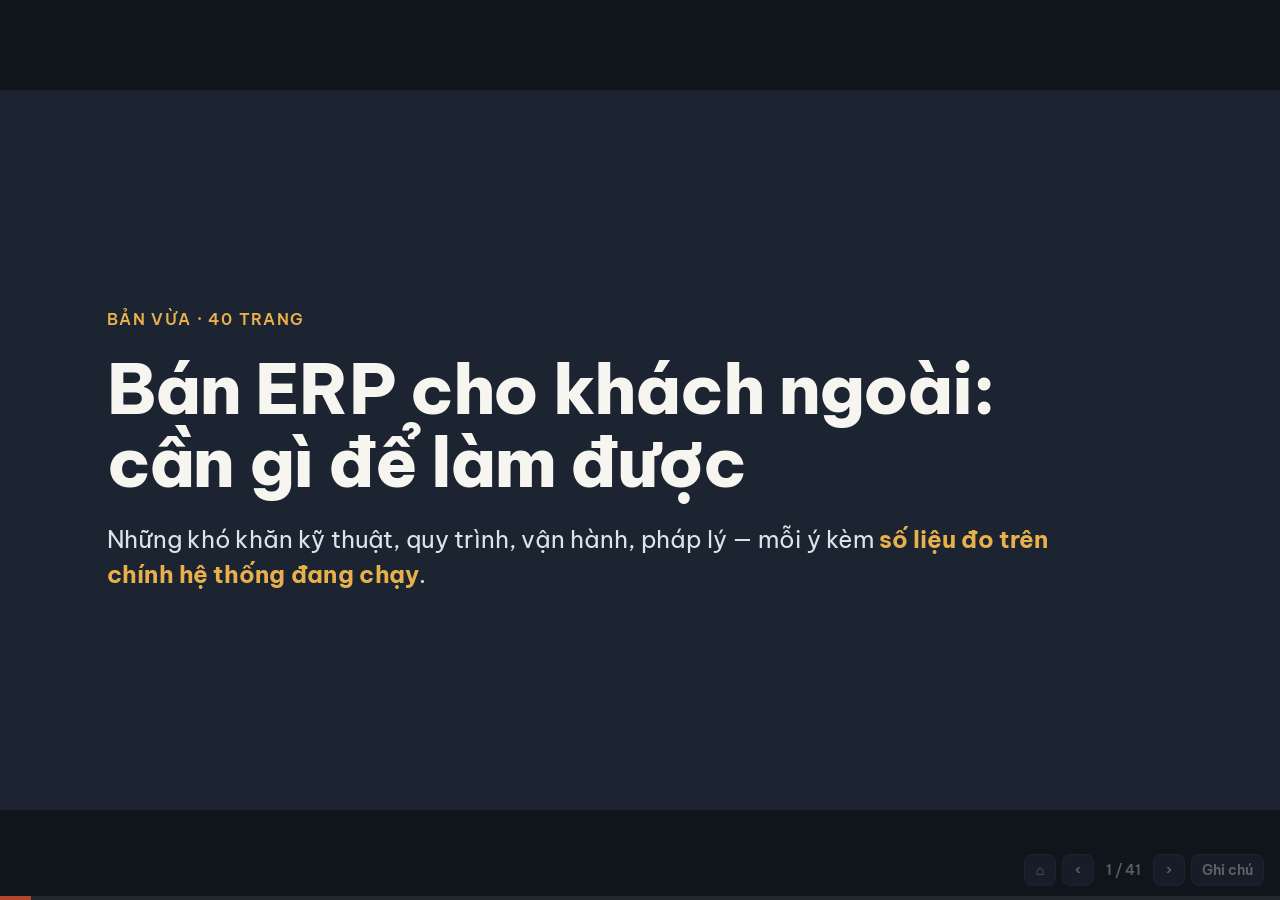
<file: slides/ban-vua-40-trang.html>
<!doctype html>
<html lang="vi">
<head>
<meta charset="utf-8">
<meta name="viewport" content="width=device-width, initial-scale=1">
<title>Bán ERP cho khách ngoài — bản vừa (40 trang)</title>
<link rel="preconnect" href="https://fonts.googleapis.com">
<link rel="preconnect" href="https://fonts.gstatic.com" crossorigin>
<link href="https://fonts.googleapis.com/css2?family=Be+Vietnam+Pro:wght@400;500;600;700;800&display=swap" rel="stylesheet">
<style>:root {
  --bg: #F7F5F0;
  --ink: #1B2430;
  --muted: #4A5260;
  --soft: #5B6270;
  --accent: #B4462B;
  --gold: #E8B04B;
  --card: #FFFDF9;
  --line: #E4DFD5;
  --band: #EFEBE3;
  --ok: #2F7D4F;
  --ok-bg: #E6F2EA;
  --part: #8A6410;
  --part-bg: #FBEFD2;
  --no: #A3352A;
  --no-bg: #F8E3DF;
  --dark: #1B2430;
  --dark-ink: #F7F5F0;
  --dark-muted: #B8C0CC;
}
* { box-sizing: border-box; margin: 0; padding: 0; }
html, body { height: 100%; background: #10151c; overflow: hidden; }
body { font-family: 'Be Vietnam Pro', Arial, sans-serif; color: var(--ink); }

.viewport { position: fixed; inset: 0; display: flex; align-items: center; justify-content: center; }
.deck { position: relative; width: 1920px; height: 1080px; flex: none; transform-origin: center center; }

.slide {
  position: absolute; inset: 0; width: 1920px; height: 1080px; overflow: hidden;
  background: var(--bg); color: var(--ink);
  padding: 88px 120px 120px; display: flex; flex-direction: column; gap: 36px;
  visibility: hidden; opacity: 0; transition: opacity .25s ease;
  --fit: 1;
}
.slide.active { visibility: visible; opacity: 1; }

.slide header { display: flex; flex-direction: column; gap: 14px; flex: none; }
.kicker { font-size: 24px; font-weight: 600; letter-spacing: 2px; text-transform: uppercase; color: var(--accent); }
.slide h2 { font-size: 64px; font-weight: 700; line-height: 1.12; letter-spacing: -0.5px; }

.content {
  flex: 1; min-height: 0; display: flex; flex-direction: column; gap: 28px;
  font-size: calc(30px * var(--fit)); line-height: 1.45; color: var(--muted);
}
.content b { color: var(--ink); font-weight: 700; }
.content p.lead { font-size: 1.12em; color: var(--ink); line-height: 1.4; }
.content h4 { font-size: 1em; font-weight: 700; color: var(--ink); text-transform: uppercase; letter-spacing: 1px; }
.content ul, .content ol { padding-left: 1.2em; display: flex; flex-direction: column; gap: .35em; }
.content li::marker { color: var(--accent); font-weight: 700; }
.content code { font-family: ui-monospace, Consolas, monospace; font-size: .9em; background: var(--band); padding: 0 .25em; border-radius: 4px; }
.content a { color: var(--accent); }

.stats { display: grid; gap: 24px; grid-template-columns: repeat(var(--cols, 3), 1fr); }
.stats.n1 { --cols: 1; } .stats.n2 { --cols: 2; } .stats.n4 { --cols: 4; } .stats.n5 { --cols: 5; } .stats.n6 { --cols: 3; } .stats.n8 { --cols: 4; }
.stat { background: var(--card); border: 2px solid var(--line); border-radius: 18px; padding: .7em .8em; display: flex; flex-direction: column; gap: .2em; }
.stat .num { font-size: 2.6em; font-weight: 800; line-height: 1.05; color: var(--accent); letter-spacing: -1px; }
.stat .num b { color: inherit; }
.stat .cap { font-size: .85em; line-height: 1.35; color: var(--muted); }

.cols { display: grid; gap: 24px; grid-template-columns: repeat(var(--cols, 3), 1fr); align-items: stretch; }
.cols.n1 { --cols: 1; } .cols.n2 { --cols: 2; } .cols.n4 { --cols: 2; } .cols.n5 { --cols: 5; } .cols.n6 { --cols: 3; } .cols.n8 { --cols: 4; }
.card { background: var(--card); border: 2px solid var(--line); border-radius: 18px; padding: .8em .9em; display: flex; flex-direction: column; gap: .4em; font-size: .9em; }
.card.hot { border: 3px solid var(--accent); }
.card h3 { font-size: 1.15em; font-weight: 700; color: var(--ink); line-height: 1.25; }
.card .content, .card p, .card li { color: var(--muted); }

.note { background: #FFF6E0; border: 2px solid #F0D99A; border-radius: 16px; padding: .6em .9em; color: var(--ink); font-size: .9em; }
.note p + p { margin-top: .3em; }
.big { font-size: 1.5em; line-height: 1.3; color: var(--ink); font-weight: 600; }

table { width: 100%; border-collapse: separate; border-spacing: 0; font-size: .78em; background: var(--card); border: 2px solid var(--line); border-radius: 16px; overflow: hidden; }
th { background: var(--band); color: var(--ink); text-align: left; font-weight: 700; padding: .45em .7em; }
td { padding: .42em .7em; border-top: 1px solid var(--line); vertical-align: top; color: var(--ink); line-height: 1.35; }
td.ok { background: var(--ok-bg); color: var(--ok); }
td.part { background: var(--part-bg); color: var(--part); }
td.no { background: var(--no-bg); color: var(--no); }

.slide footer { position: absolute; left: 120px; right: 120px; bottom: 48px; display: flex; justify-content: space-between; font-size: 22px; color: var(--soft); }

.slide.dark, .slide.cover { background: var(--dark); color: var(--dark-ink); }
.slide.dark .kicker, .slide.cover .kicker { color: var(--gold); }
.slide.dark .content, .slide.dark .content b, .slide.dark .content p.lead { color: var(--dark-ink); }
.slide.dark .content { color: #DDE3EA; }
.slide.dark footer { color: var(--dark-muted); }
.slide.dark .card, .slide.dark .stat { background: #243041; border-color: #33415A; }
.slide.dark .card h3 { color: var(--dark-ink); }
.slide.dark .card p, .slide.dark .card li, .slide.dark .stat .cap { color: #C9D1DC; }
.slide.dark .stat .num { color: var(--gold); }
.slide.dark .card.hot { border-color: var(--gold); }

.slide.cover { justify-content: center; padding: 120px 160px; }
.cover-wrap { display: flex; flex-direction: column; gap: 36px; max-width: 1500px; }
.slide.cover h1 { font-size: 104px; font-weight: 800; line-height: 1.05; letter-spacing: -2px; }
.slide.cover .content { color: #DDE3EA; font-size: 36px; flex: none; }
.slide.cover .content b { color: var(--gold); }

.notes { display: none; }

.bar { position: fixed; left: 0; right: 0; bottom: 0; height: 4px; background: rgba(255,255,255,.08); }
.progress { height: 100%; width: 0; background: var(--accent); transition: width .2s; }
.controls { position: fixed; right: 16px; bottom: 14px; display: flex; gap: 6px; align-items: center; font: 600 14px 'Be Vietnam Pro', Arial, sans-serif; opacity: .35; transition: opacity .2s; }
.controls:hover, body.show-notes .controls { opacity: 1; }
.controls button, .controls a { background: #243041; color: #F7F5F0; border: 1px solid #33415A; border-radius: 8px; height: 32px; min-width: 32px; padding: 0 10px; cursor: pointer; font: inherit; text-decoration: none; display: inline-flex; align-items: center; justify-content: center; }
.controls .counter { color: #DDE3EA; padding: 0 6px; }
.notes-panel { display: none; position: fixed; left: 0; right: 0; bottom: 0; max-height: 34vh; overflow: auto; background: rgba(16,21,28,.96); color: #F7F5F0; padding: 18px 24px 56px; font: 400 17px/1.55 'Be Vietnam Pro', Arial, sans-serif; border-top: 2px solid var(--accent); }
body.show-notes .notes-panel { display: block; }

@media print {
  @page { size: 1920px 1080px; margin: 0; }
  html, body { overflow: visible; height: auto; background: #fff; }
  .viewport { position: static; display: block; }
  .deck { transform: none !important; width: 1920px; height: auto; }
  .slide { position: relative; visibility: visible; opacity: 1; page-break-after: always; break-after: page; }
  .bar, .controls, .notes-panel { display: none !important; }
}

.slide.image { background: #E8D6B5; color: #3B2A1A; justify-content: center; padding: 60px 140px; }
.image-wrap { display: flex; align-items: center; gap: 110px; height: 100%; }
.image-wrap img { height: 960px; width: auto; border-radius: 18px; box-shadow: 0 18px 48px rgba(59, 42, 26, .35); flex: none; }
.image-text { display: flex; flex-direction: column; gap: 32px; }
.slide.image .kicker { color: #8A4B1F; }
.slide.image h1 { font-size: 84px; font-weight: 800; line-height: 1.1; letter-spacing: -1.5px; margin: 0; }
.slide.image .content { font-size: 38px; color: #5A4330; flex: none; }
.slide.image .content b { color: #8A4B1F; }
</style>
</head>
<body>
<div class="viewport"><div class="deck">
<section class="slide cover" id="s1" data-title="Bán ERP cho khách ngoài: cần gì để làm được"><div class="cover-wrap"><p class="kicker">Bản vừa · 40 trang</p><h1>Bán ERP cho khách ngoài: cần gì để làm được</h1><div class="content"><p>Những khó khăn kỹ thuật, quy trình, vận hành, pháp lý — mỗi ý kèm <b>số liệu đo trên chính hệ thống đang chạy</b>.</p></div></div><aside class="notes">Bản vừa, khoảng 45–60 phút. Đi qua tất cả các nhóm khó khăn, mỗi nhóm vài trang, rồi mới so sánh các phương án và chốt những câu cần trả lời.</aside></section>
<section class="slide default" id="s2" data-title="Mô hình đang được đề xuất (gọi là phương án S)"><header><p class="kicker">Mở đầu · mô hình đang đề xuất</p><h2>Mô hình đang được đề xuất (gọi là phương án S)</h2></header><div class="content"><ul><li>Khách đưa yêu cầu bằng <b>chữ, ảnh</b> → công ty dựng cấu hình → sửa mã nếu cấu hình không đủ → triển khai.</li><li><b>Một bộ mã nguồn duy nhất.</b> Ra bản mới giống Windows: khách <b>tự chọn</b> nâng cấp hay không.</li><li>Tính năng nào dùng là do <b>file cấu hình</b> của từng khách.</li><li>Khách đòi sửa sâu vào lõi → sửa mã sao cho <b>không ảnh hưởng khách khác</b>.</li><li>Cài lên máy chủ của khách hoặc máy thuê bên mình; khách tự cài hoặc thuê bên mình cài.</li><li>Bộ cài có sẵn DB; <b>khách tự backup, tự tối ưu</b>; bên mình cung cấp script.</li><li>Không giao mã nguồn; <b>mã được làm rối</b> trước khi giao.</li></ul></div><footer><span>Bán ERP cho khách ngoài · bản vừa</span><span>2 / 41</span></footer><aside class="notes">Đọc lại đúng mô hình để mọi người cùng hiểu một thứ. Cuối bộ slide sẽ đặt mô hình này cạnh ba con đường mà ngành phần mềm doanh nghiệp đã đi.</aside></section>
<section class="slide dark" id="s3" data-title="Từ "tự xây nhà cho mình" sang "mở công ty xây nhà""><header><p class="kicker">Mở đầu · một hình ảnh</p><h2>Từ "tự xây nhà cho mình" sang "mở công ty xây nhà"</h2></header><div class="content"><div class="cols n2"><div class="card"><h3>Hôm nay: căn nhà tự xây cho gia đình mình</h3><p>Xây nhanh, sửa lúc nào cũng được. Ở trong nhà nên biết chỗ nào dột. Đập đi xây lại cũng không sao.</p></div><div class="card hot"><h3>Khi bán: công ty xây nhà cho người khác</h3><p>Chủ nhà đang ở bên trong khi mình sửa. Có bản vẽ ký trước, có nghiệm thu, có bảo hành. Một lỗi thiết kế phải sửa ở <b>mọi</b> căn đã xây.</p></div></div></div><footer><span>Bán ERP cho khách ngoài · bản vừa</span><span>3 / 41</span></footer><aside class="notes">Hình ảnh này giúp người không làm kỹ thuật thấy ngay khác biệt: cùng một kỹ năng xây nhà, nhưng làm cho mình và làm cho khách là hai nghề khác nhau.</aside></section>
<section class="slide default" id="s4" data-title="Sáu điều kiện thuận lợi hôm nay — cả sáu sẽ mất khi bán"><header><p class="kicker">Mở đầu</p><h2>Sáu điều kiện thuận lợi hôm nay — cả sáu sẽ mất khi bán</h2></header><div class="content"><table><thead><tr><th>Điều kiện hôm nay</th><th>Số liệu</th><th>Khi bán cho khách</th></tr></thead><tbody><tr><td>Được <b>xoá sạch dữ liệu làm lại</b> bất cứ lúc nào</td><td>Mỗi lần kiểm tra đầy đủ = <b>xoá sạch DB 2 lần</b></td><td>Dữ liệu khách không bao giờ được xoá</td></tr><tr><td><b>Một</b> phiên bản đang chạy</td><td>Cao điểm <b>140</b> lần thay đổi mã <b>trong 1 ngày</b></td><td>Mỗi khách dừng ở một phiên bản khác nhau</td></tr><tr><td><b>Một</b> khách, ngồi cùng nhà, chịu được lỗi</td><td><b>37%</b> lần thay đổi mã là sửa lỗi</td><td>Nhiều khách, ở xa, không chịu được lỗi</td></tr><tr><td>Yêu cầu đổi liên tục, sửa ngay</td><td><b>~1.920</b> quyết định trong ~2 tháng; <b>≥20</b> bị đảo</td><td>Mỗi lần đổi phải qua phân loại, kiểm thử, nghiệm thu</td></tr><tr><td>Người viết mã cũng vận hành, <b>thấy mọi dữ liệu và máy chủ</b></td><td><b>3</b> môi trường do chính mình giữ</td><td>Không thấy dữ liệu khách, không giữ máy chủ, mã bị làm rối</td></tr><tr><td>Mình <b>chấp nhận</b> sản phẩm chưa hoàn hảo: còn lỗi, còn rủi ro bảo mật, rủi ro mất dữ liệu</td><td><b>0</b> chuyên gia bảo mật · <b>0</b> lần khôi phục thử từ bản sao lưu · <b>0/89</b> lần đổi cấu trúc DB có đường quay lại</td><td>Khách <b>không chấp nhận</b>: lỗi là khiếu nại, lộ dữ liệu là bị phạt theo luật, mất dữ liệu là đòi bồi thường</td></tr></tbody></table></div><footer><span>Bán ERP cho khách ngoài · bản vừa</span><span>4 / 41</span></footer><aside class="notes">Hệ thống chạy tốt hôm nay không phải ngẫu nhiên — nó dựa vào sáu điều kiện này. Khi bán, cả sáu điều kiện đều biến mất cùng lúc, nên tốc độ và cách làm hiện tại không mang sang được nguyên vẹn. Điều kiện cuối là quan trọng nhất: rủi ro mà công ty mình đang chấp nhận cho chính mình, khách sẽ không chấp nhận — và khi xảy ra ở khách thì người chịu trách nhiệm là mình (Luật Bảo vệ dữ liệu cá nhân 91/2025, Phần 10).</aside></section>
<section class="slide default" id="s5" data-title="Mỗi khách cần trường riêng — hệ thống phải hỗ trợ trường dữ liệu động"><header><p class="kicker">Phần 4 · Yêu cầu thứ nhất: trường dữ liệu động</p><h2>Mỗi khách cần trường riêng — hệ thống phải hỗ trợ trường dữ liệu động</h2></header><div class="content"><p class="lead">Ví dụ: hai khách dùng cùng chức năng, khách B muốn thêm một ô. Hệ thống cần cho B <b>tự khai thêm ô bằng cấu hình</b>, không sửa mã, khách A không bị ảnh hưởng. Hiện nay danh sách trường <b>viết cứng trong mã, giống nhau cho mọi công ty</b> ⇒ thêm ô cho B là sửa mã, sửa DB, và A cũng nhận ô đó (K-50).</p>
<div class="stats n3"><div class="stat"><div class="num">0</div><div class="cap">bảng khai báo trường theo công ty, trong toàn bộ 104 bảng</div></div><div class="stat"><div class="num">66</div><div class="cap">bảng từ điển khai cột cứng trong mã</div></div><div class="stat"><div class="num">~243</div><div class="cap">chỗ đọc ô theo vị trí cột — khách bỏ hay đổi thứ tự một cột là gãy</div></div></div>
<div class="note"><p>Trường động nghĩa là: khai trường theo từng khách → biểu mẫu và kiểm tra dữ liệu tự sinh → trường hiện ở danh sách, tìm kiếm, báo cáo, xuất Excel → <b>nâng cấp phiên bản không làm mất trường riêng của khách</b>.</p></div></div><footer><span>Bán ERP cho khách ngoài · bản vừa</span><span>5 / 41</span></footer><aside class="notes">Ngay phần trông "cấu hình được" nhất là các bảng từ điển — dữ liệu lưu dạng JSON theo công ty — thì danh sách cột vẫn khai trong mã, và nghiệp vụ đọc ô theo "cột thứ mấy". Đây là yêu cầu nền tảng thứ nhất; muốn có nó phải thiết kế lại cách lưu và cách đọc dữ liệu của mọi module.</aside></section>
<section class="slide default" id="s6" data-title="Công ty X chỉ thêm một bước duyệt — cần thiết kế DB và kiến trúc mã cho quy trình động"><header><p class="kicker">Phần 4 · Yêu cầu thứ hai: quy trình động</p><h2>Công ty X chỉ thêm một bước duyệt — cần thiết kế DB và kiến trúc mã cho quy trình động</h2></header><div class="content"><table><thead><tr><th>Module</th><th>Các bước (cố định trong DB)</th><th>Ai duyệt (viết cứng trong mã)</th></tr></thead><tbody><tr><td>Tiếp nhận nhân sự mới</td><td>Mời → Xem xét → <b>Duyệt 1 → Duyệt 2</b> → IT cấp → Xong</td><td>TP Nhân sự → CEO; trưởng phòng: CEO → Chủ tịch</td></tr><tr><td>Sửa hồ sơ nhân sự</td><td><b>Quản lý → Nhân viên NS → Trưởng NS</b> → Áp dụng</td><td>Tên bước nằm ngay trong cấu trúc DB</td></tr><tr><td>Nghỉ phép</td><td>Chờ → Duyệt / Từ chối (lưu bước n/N)</td><td>≤ <b>3</b> ngày: 1 cấp; dài hơn: 2 cấp</td></tr><tr><td>Đơn hàng · Giải ngân</td><td>Nháp → Chờ → Duyệt</td><td>1 bước</td></tr><tr><td>Từ điển (66 bảng)</td><td>Khoá → Đang sửa → Chờ duyệt → Trả về</td><td>Chuỗi duyệt tính trong mã</td></tr><tr><td>Kế hoạch năm · tháng</td><td>Nháp → Gửi → Xác nhận / Trả về</td><td>Theo cây tổ chức, chuỗi vị trí</td></tr></tbody></table>
<div class="cols n2"><div class="card"><h3>Thiết kế DB cần có</h3><p>Bảng <b>định nghĩa quy trình</b> theo công ty và loại hồ sơ: các bước, ai duyệt, điều kiện (ví dụ "trên 3 ngày"). Hồ sơ lưu <b>phiên bản quy trình + bước đang ở</b>. Hiện: <b>38</b> luồng trạng thái cố định, <b>0</b> chỗ khai quy trình theo công ty.</p></div><div class="card"><h3>Kiến trúc mã cần có</h3><p><b>Một bộ máy duyệt chung</b> đọc định nghĩa đó; màn, nhãn, thông báo, hạn xử lý đều lấy từ định nghĩa. Hiện: <b>8+</b> hàm tính chuỗi duyệt riêng, mỗi module một kiểu.</p></div></div></div><footer><span>Bán ERP cho khách ngoài · bản vừa</span><span>6 / 41</span></footer><aside class="notes">Với thiết kế hiện tại, thêm một bước cho công ty X là chuyển đổi DB cho mọi khách, cộng rẽ nhánh theo tên khách trong mã, sửa màn, nhãn, thông báo, hạn xử lý (K-51). Hồ sơ đang dở khi quy trình đổi phải chạy tiếp theo quy trình cũ — vì thế hồ sơ phải nhớ phiên bản quy trình.</aside></section>
<section class="slide default" id="s7" data-title="Hai công ty có số cấp tổ chức khác nhau"><header><p class="kicker">Phần 4 · Ví dụ thứ ba</p><h2>Hai công ty có số cấp tổ chức khác nhau</h2></header><div class="content"><table><thead><tr><th>Công ty</th><th>Cây tổ chức thật</th><th>Hệ thống hiện tại</th></tr></thead><tbody><tr><td>Nhỏ</td><td>Công ty → phòng → nhân viên (không có trưởng nhóm)</td><td class="part">🟡 Chạy <b>một phần</b> — chuỗi duyệt bỏ qua được ghế trống, nhưng nhãn, cột "Trưởng nhóm", bước giao chỉ tiêu cho nhóm vẫn hiện</td></tr><tr><td>Giống công ty mình</td><td>Công ty → phòng → trưởng nhóm → nhân viên</td><td class="ok">✅ Đúng khuôn</td></tr><tr><td>Tập đoàn</td><td>Tổng công ty → vùng → công ty con → khối/phòng → nhóm → nhân viên</td><td class="no">❌ Không có chỗ đặt "vùng"; công ty không có công ty mẹ; phòng không có phòng con</td></tr></tbody></table>
<div class="stats n3"><div class="stat"><div class="num">0</div><div class="cap">cột "đơn vị cha" ở bảng công ty và bảng phòng ban ⇒ tối đa 2 tầng đơn vị</div></div><div class="stat"><div class="num">5 + 7</div><div class="cap">vai nghiệp vụ cố định trong DB + bậc vị trí cố định trong mã</div></div><div class="stat"><div class="num">40–72</div><div class="cap">tệp mã gọi thẳng tên từng vai (CEO 72 · Trưởng nhóm 40)</div></div></div></div><footer><span>Bán ERP cho khách ngoài · bản vừa</span><span>7 / 41</span></footer><aside class="notes">Thêm một cấp không phải thêm một dòng dữ liệu, mà là sửa cấu trúc DB, hàm tính cấp trên – cấp dưới, phạm vi dữ liệu, chuỗi duyệt, giao và cộng dồn chỉ tiêu, và mọi màn có cột theo cấp — cho mọi khách (K-52).</aside></section>
<section class="slide default" id="s8" data-title="Ba tính năng nền tảng phải xây, rồi chuyển từng module sang"><header><p class="kicker">Phần 4 · Phải xây gì</p><h2>Ba tính năng nền tảng phải xây, rồi chuyển từng module sang</h2></header><div class="content"><div class="cols n3"><div class="card"><h3>① Trường dữ liệu theo khách</h3><p>Khai báo trường theo công ty; biểu mẫu và kiểm tra dữ liệu tự sinh; trường mới hiện ở danh sách, tìm kiếm, báo cáo, xuất Excel.</p></div><div class="card"><h3>② Bộ máy quy trình duyệt theo khách</h3><p>Chuỗi bước khai trong DB theo công ty và loại hồ sơ; hồ sơ lưu "bước n trên N"; hồ sơ đang dở chạy tiếp theo quy trình cũ khi quy trình đổi.</p></div><div class="card"><h3>③ Cây đơn vị do khách khai</h3><p>Số cấp, tên cấp, đơn vị cha – con tuỳ khách; cấp trên, phạm vi dữ liệu, chuỗi duyệt, cộng dồn chỉ tiêu đều đọc từ cây.</p></div></div>
<div class="note"><p>📊 <b>25</b> nhóm tính năng · <b>38</b> luồng trạng thái · <b>8+</b> cách tính chuỗi duyệt gom về một bộ máy · <b>~243</b> chỗ đọc theo vị trí cột · <b>5</b> vai và <b>2</b> tầng đơn vị cố định phải thành cây do khách khai (K-55).</p></div></div><footer><span>Bán ERP cho khách ngoài · bản vừa</span><span>8 / 41</span></footer><aside class="notes">Đây không phải chỉnh vài form, mà là làm lại tầng dưới của mọi module. Nhưng đây cũng chính là thứ biến hệ thống từ "phần mềm của một công ty" thành "sản phẩm cho nhiều công ty". Danh mục (loại nghỉ phép, loại hồ sơ…) đã có hướng làm động theo từ điển — lưu ý giá trị nào kéo theo luật riêng (nghỉ ốm → bảo hiểm, tính lương) thì luật đó cũng phải khai được, không chỉ thêm tên.</aside></section>
<section class="slide default" id="s9" data-title="Hệ thống gắn cứng với một công ty ở hàng trăm chỗ"><header><p class="kicker">Phần 4 · Gắn cứng với một công ty</p><h2>Hệ thống gắn cứng với một công ty ở hàng trăm chỗ</h2></header><div class="content"><div class="stats n4"><div class="stat"><div class="num">45</div><div class="cap">tệp chứa tên công ty</div></div><div class="stat"><div class="num">73</div><div class="cap">tệp chứa cây thư mục Google Drive của công ty</div></div><div class="stat"><div class="num">119</div><div class="cap">tệp gọi thẳng tên vai; riêng "Chủ tịch" 41 tệp</div></div><div class="stat"><div class="num">~455</div><div class="cap">tệp giao diện viết thẳng tiếng Việt, 0 bộ đa ngôn ngữ</div></div></div>
<ul><li><b>Luật của một công ty đã thành luật của cả hệ thống</b> — ví dụ "một người chỉ giữ một vị trí", trong khi kiêm nhiệm rất phổ biến ở doanh nghiệp Việt (K-57).</li><li><b>Chỉ đăng nhập bằng Google, chỉ lưu tệp lên Google Drive</b> — khách dùng Microsoft 365 không dùng được: <b>1/3</b> kiểu đăng nhập, <b>1/4</b> nơi lưu tệp phổ biến (K-58).</li><li><b>Không thể làm khuôn chung đúng khi mới có một khách</b> — quy tắc "ba lần": cần thấy ít nhất 3 trường hợp; hiện có <b>1/3</b> (K-59).</li></ul></div><footer><span>Bán ERP cho khách ngoài · bản vừa</span><span>9 / 41</span></footer><aside class="notes">Trên tổng 1.148 tệp mã. Phần lớn các quyết định trong 1.920 quyết định là luật của một công ty, chưa tách cái nào là luật chung, cái nào là luật riêng.</aside></section>
<section class="slide default" id="s10" data-title="Khách nghe "ERP" sẽ so với Odoo, SAP, MISA"><header><p class="kicker">Phần 4 · Phạm vi còn phải xây</p><h2>Khách nghe "ERP" sẽ so với Odoo, SAP, MISA</h2></header><div class="content"><div class="stats n3"><div class="stat"><div class="num">10</div><div class="cap">phân hệ đã có, trên 65 phân hệ thường gặp</div></div><div class="stat"><div class="num">9</div><div class="cap">phân hệ có một phần</div></div><div class="stat"><div class="num">46</div><div class="cap">phân hệ chưa có</div></div></div>
<table><thead><tr><th>Nhóm</th><th>Chưa có — ví dụ</th></tr></thead><tbody><tr><td>Tài chính – kế toán</td><td>Kế toán tổng hợp, công nợ, <b>hoá đơn điện tử</b>, ngân hàng, tài sản cố định, giá thành, thuế</td></tr><tr><td>Kinh doanh, marketing</td><td>Báo giá, hợp đồng, khuyến mãi, bán lẻ tại quầy, <b>thương mại điện tử</b>, email/SMS</td></tr><tr><td>Nhân sự</td><td>Chấm công, nghỉ phép, <b>lương, bảo hiểm, thuế TNCN</b></td></tr><tr><td>Nền tảng</td><td>Ứng dụng di động, <b>API công khai</b>, báo cáo tự thiết kế, đa ngôn ngữ</td></tr></tbody></table></div><footer><span>Bán ERP cho khách ngoài · bản vừa</span><span>10 / 41</span></footer><aside class="notes">Tích hợp với kế toán, hoá đơn điện tử, ngân hàng hiện là 0 (K-70). Nhập dữ liệu ban đầu — phần tốn công nhất của mọi dự án ERP — chỉ cho chính công ty mình đã phải viết 11 lệnh riêng (K-71). Kho ứng dụng của Odoo có hơn 80.000 module.</aside></section>
<section class="slide default" id="s11" data-title="Nâng cấp hỏng thì không có nút "quay lại""><header><p class="kicker">Phần 1 · Dữ liệu của khách</p><h2>Nâng cấp hỏng thì không có nút "quay lại"</h2></header><div class="content"><div class="stats n3"><div class="stat"><div class="num">0/89</div><div class="cap">bước chuyển đổi có đường lùi (K-01)</div></div><div class="stat"><div class="num">24 giờ</div><div class="cap">dữ liệu có thể mất — backup 1 lần/ngày</div></div><div class="stat"><div class="num">88</div><div class="cap">bước phải chạy liên tiếp nếu khách cài bản đầu, nay mới nâng (K-02)</div></div></div>
<ul><li><b>Máy phát triển luôn "đạt", máy thật mới hỏng</b> — đổi tên một giá trị lựa chọn đã làm máy thật hỏng khi nâng cấp; lỗi loại này ghi <b>6</b> lần (K-03).</li><li><b>Dữ liệu mỗi khách một kiểu</b> — riêng lỗi số kiểu Việt <code>319,87</code> bị đọc thành 0 đã vấp <b>5</b> lần (K-04).</li><li><b>Lỗi chỉ lộ trên dữ liệu thật</b> — chạy tác vụ thật trên bản sao dữ liệu thật mới lộ <b>140</b> dòng bị khoá nhầm (K-05).</li></ul></div><footer><span>Bán ERP cho khách ngoài · bản vừa</span><span>11 / 41</span></footer><aside class="notes">"Khách tự chọn nâng cấp" nghĩa là có khách đứng yên hai năm rồi nhảy thẳng lên bản mới nhất, chạy một chuỗi bước chuyển đổi chưa ai chạy thử trên dữ liệu mình không được nhìn thấy.</aside></section>
<section class="slide default" id="s12" data-title="Mình chịu trách nhiệm cấu trúc, nhưng không giữ chìa khoá"><header><p class="kicker">Phần 1 · Khách có toàn quyền trên DB</p><h2>Mình chịu trách nhiệm cấu trúc, nhưng không giữ chìa khoá</h2></header><div class="content"><div class="cols n3"><div class="card"><h3>Khách sửa DB theo cách của họ</h3><p>Thêm chỉ mục, trigger, báo cáo phụ thuộc cột, sửa tay dữ liệu "chữa cháy" — lần nâng cấp sau <b>thất bại</b>, khó chứng minh lỗi do ai (K-09, K-12).</p></div><div class="card"><h3>Không phát hiện được DB bị sửa</h3><p>Nâng cấp an toàn cần công cụ so cấu trúc thật với cấu trúc mong đợi. Hiện có <b>0</b> công cụ (K-10).</p></div><div class="card"><h3>"Khách tự backup" = không ai làm</h3><p>Phần lớn công ty vừa và nhỏ không có người quản trị DB. Để vận hành <b>1</b> khách, bên mình đang cần <b>31</b> script máy chủ (K-11).</p></div></div></div><footer><span>Bán ERP cho khách ngoài · bản vừa</span><span>12 / 41</span></footer><aside class="notes">Mô hình "khách tự quản DB" chuyển rủi ro sang khách trên giấy, nhưng khi dữ liệu hỏng thì người bị gọi vẫn là mình.</aside></section>
<section class="slide dark" id="s13" data-title="Lỗ hổng bảo mật không chờ khách sẵn sàng"><header><p class="kicker">Phần 2 · "Như Windows"</p><h2>Lỗ hổng bảo mật không chờ khách sẵn sàng</h2></header><div class="content"><div class="stats n3"><div class="stat"><div class="num">10/10</div><div class="cap">điểm nghiêm trọng — CVE-2025-55182 (12/2025)</div></div><div class="stat"><div class="num">1</div><div class="cap">lần gửi yêu cầu là chiếm được máy chủ, không cần đăng nhập</div></div><div class="stat"><div class="num">7</div><div class="cap">dòng phiên bản Next.js phải ra bản vá riêng</div></div></div>
<p class="lead">Lỗ hổng <b>đã bị khai thác thật</b>. Hệ thống mình dùng đúng nền tảng này — hôm nay <b>mình đã ở bản an toàn</b>, vì chỉ có một máy chủ do mình giữ. Khi bán, khách "chọn không nâng cấp" thì máy chủ của họ mở toang.</p>
<ul><li>Phải chọn: <b>ép</b> cập nhật (tức là không còn "khách tự chọn") hoặc <b>vá ngược</b> cho từng phiên bản cũ (K-19).</li><li>Windows <b>ép</b> cập nhật bảo mật mỗi tháng, và không phải chuyển đổi dữ liệu kế toán, kho, nhân sự mỗi lần nâng (K-21).</li></ul></div><footer><span>Bán ERP cho khách ngoài · bản vừa</span><span>13 / 41</span></footer><aside class="notes">Đây là ví dụ thật, không phải giả định. Một nền tảng phổ biến bị lỗ hổng 10/10, chỉ một yêu cầu là chiếm máy chủ. Nếu lúc đó mình có 10 khách ở 10 phiên bản, mình phải vá 10 lần, hoặc ép tất cả nâng cấp.</aside></section>
<section class="slide default" id="s14" data-title="Nền tảng bên dưới tự hết hạn, dù khách không đụng gì"><header><p class="kicker">Phần 2 · Nền tảng tự hết hạn</p><h2>Nền tảng bên dưới tự hết hạn, dù khách không đụng gì</h2></header><div class="content"><table><thead><tr><th>Thành phần</th><th>Thời gian được vá</th><th>Mốc hết hỗ trợ</th></tr></thead><tbody><tr><td>Next.js</td><td>~2 năm mỗi bản lớn</td><td>Next.js 15: <b>21/10/2026</b></td></tr><tr><td>Node.js</td><td>30 tháng mỗi bản LTS</td><td>Node 20: <b>30/04/2026</b> (đã hết)</td></tr><tr><td>PostgreSQL</td><td>5 năm mỗi bản lớn</td><td>PostgreSQL 16: <b>11/2028</b></td></tr><tr><td>Thư viện</td><td><b>51</b> trực tiếp, <b>~900</b> gián tiếp</td><td><b>3</b> bản nâng cấp lớn đang bị chặn</td></tr></tbody></table>
<p class="lead">Mọi khách phải được nâng nền tảng định kỳ — <b>kể cả khách "chọn không nâng cấp"</b> (K-22).</p></div><footer><span>Bán ERP cho khách ngoài · bản vừa</span><span>14 / 41</span></footer><aside class="notes">Đây là lý do thứ hai khiến "khách tự chọn nâng cấp" không đứng được: nền tảng hết hạn thì không còn bản vá bảo mật, dù khách hài lòng với tính năng hiện có.</aside></section>
<section class="slide default" id="s15" data-title="Giữa "khách gửi" và "triển khai" có ít nhất 12 bước"><header><p class="kicker">Phần 3 · Quy trình</p><h2>Giữa "khách gửi" và "triển khai" có ít nhất 12 bước</h2></header><div class="content"><table><thead><tr><th>#</th><th>Bước</th><th>Phía mình cần</th><th>Hiện có</th></tr></thead><tbody><tr><td>1</td><td>Tiếp nhận</td><td>Quản lý dự án</td><td class="no">❌ 0 hệ thống phiếu yêu cầu</td></tr><tr><td>2</td><td>Làm rõ</td><td>Phân tích nghiệp vụ</td><td class="part">🟡 1 người kiêm, tự chốt giả định</td></tr><tr><td>3</td><td>Phân loại: lỗi, thay đổi, tính năng, cấu hình</td><td>Người làm sản phẩm</td><td class="no">❌</td></tr><tr><td>4</td><td>Ước lượng</td><td>Trưởng kỹ thuật</td><td class="no">❌ 0 dữ liệu ước lượng</td></tr><tr><td>5</td><td>Chốt phạm vi + tiêu chí nghiệm thu</td><td>Quản lý dự án</td><td class="no">❌ 0 mẫu</td></tr><tr><td>6</td><td>Thiết kế, đánh giá ảnh hưởng khách khác</td><td>Kiến trúc sư</td><td class="no">❌</td></tr><tr><td>7</td><td>Phát triển + review mã</td><td>Lập trình viên + AI, người review</td><td class="part">🟡 1 người</td></tr><tr><td>8</td><td>Kiểm thử hệ thống</td><td>Kiểm thử viên độc lập</td><td class="no">❌ 0 kiểm thử viên</td></tr><tr><td>9</td><td>Nghiệm thu với khách</td><td>Hỗ trợ khách thử</td><td class="part">🟡 nhìn màn thật</td></tr><tr><td>10</td><td>Lên lịch, triển khai</td><td>Vận hành (DevOps)</td><td class="part">🟡 1 script do người phát triển chạy</td></tr><tr><td>11</td><td>Đào tạo, tài liệu</td><td>Đào tạo viên</td><td class="no">❌ 0 tài liệu người dùng</td></tr><tr><td>12</td><td>Hỗ trợ sau bàn giao</td><td>Hỗ trợ kỹ thuật</td><td class="no">❌ 0 hệ thống phiếu hỗ trợ</td></tr></tbody></table></div><footer><span>Bán ERP cho khách ngoài · bản vừa</span><span>15 / 41</span></footer><aside class="notes">Mô hình đang đề xuất nhắc tới bước 1, 7 và 10. Chín bước còn lại không biến mất — rủi ro của chúng dồn xuống lúc nghiệm thu, đúng lúc tốn kém nhất để sửa. Mỗi bước còn cần một người tương ứng ở phía khách: tổng cộng 8 vai phía mình, 6 vai phía khách.</aside></section>
<section class="slide default" id="s16" data-title="Kiểm thử và nghiệm thu là hai việc khác nhau — cả hai đang thiếu"><header><p class="kicker">Phần 3 · Ai kiểm thử, ai nghiệm thu?</p><h2>Kiểm thử và nghiệm thu là hai việc khác nhau — cả hai đang thiếu</h2></header><div class="content"><table><thead><tr><th></th><th>Kiểm thử</th><th>Nghiệm thu</th></tr></thead><tbody><tr><td>Là gì</td><td><b>Bên mình tự kiểm</b> trước khi giao</td><td><b>Khách kiểm</b> rồi ký xác nhận</td></tr><tr><td>Trả lời câu hỏi</td><td>Chạy đúng như đã thống nhất chưa? Có làm hỏng chỗ khác, khách khác không?</td><td>Đây có đúng thứ tôi đã đặt không?</td></tr><tr><td>Ví dụ xây nhà</td><td>Đội thợ tự thử điện, nước trước khi bàn giao</td><td>Chủ nhà cầm bản vẽ đã ký đi kiểm, ký biên bản</td></tr><tr><td>Ai làm</td><td>Kiểm thử viên <b>không phải</b> người viết mã</td><td>Người có thẩm quyền phía khách</td></tr><tr><td>Căn cứ</td><td>Đặc tả + danh sách tình huống phải thử</td><td>Tiêu chí nghiệm thu <b>viết và ký trước khi làm</b></td></tr><tr><td>Hiện nay</td><td class="no">❌ <b>0</b> kiểm thử viên; người viết mã + AI tự kiểm; <b>1</b> bộ dữ liệu mẫu</td><td class="no">❌ "Nhìn màn thật"; <b>0</b> mẫu biên bản, <b>0</b> tiêu chí viết trước</td></tr></tbody></table>
<div class="note"><p>Vì sao tiêu chí phải viết <b>trước</b>: có nó mới phân biệt được <b>"lỗi"</b> (mình sửa miễn phí) với <b>"yêu cầu mới"</b> (báo giá thêm). Không có thì mọi điều khách chưa vừa ý đều thành lỗi.</p></div></div><footer><span>Bán ERP cho khách ngoài · bản vừa</span><span>16 / 41</span></footer><aside class="notes">Kiểm thử là việc nội bộ của bên mình, nghiệm thu là thủ tục với khách và là căn cứ thanh toán. Ngay với khách nội bộ đã 2 lần kết luận sai lúc xem màn vì xem nhầm nhánh màn hình (K-39). Trước khách đầu tiên phải trả lời được bằng tên người và bằng văn bản: ai kiểm thử, ai nghiệm thu, theo tiêu chí nào (K-28, K-32, K-33).</aside></section>
<section class="slide default" id="s17" data-title="Nút thắt chuyển từ "viết" sang "kiểm""><header><p class="kicker">Phần 3 · Phát triển với AI</p><h2>Nút thắt chuyển từ "viết" sang "kiểm"</h2></header><div class="content"><div class="cols n4"><div class="card"><h3>Kiểm tự động đạt, màn vẫn vỡ</h3><p>Một màn vỡ bố cục (cao từ <b>4.413</b> lên <b>5.200</b> điểm ảnh) trong khi <b>mọi</b> bước kiểm tự động báo đạt (K-44).</p></div><div class="card"><h3>AI viết, AI kiểm, AI sửa</h3><p>Cùng một điểm mù: kiểm thử do AI viết kiểm đúng điều AI nghĩ. <b>37%</b> lần thay đổi là sửa lỗi (K-45).</p></div><div class="card"><h3>Rất nhiều "rào chắn"</h3><p><b>21</b> lệnh kiểm tự động, <b>396</b> dòng hướng dẫn cho AI, <b>~25.000</b> dòng đặc tả — sinh ra <b>sau</b> khi AI đã làm sai, cho 1 khách (K-46).</p></div><div class="card"><h3>Nhiều người, nhiều AI đụng nhau</h3><p>Chỉ 1 người chạy nhiều phiên AI đã trùng số bước chuyển đổi DB, hai phiên dựng một tính năng hai cách, một phiên xoá DB của phiên kia (K-47).</p></div></div></div><footer><span>Bán ERP cho khách ngoài · bản vừa</span><span>17 / 41</span></footer><aside class="notes">AI làm tăng tốc độ viết lên rất nhiều lần, nên chỗ tắc chuyển sang khâu đọc lại, kiểm và đánh giá ảnh hưởng tới các khách khác (K-43: hiện 0 người giữ vai kiến trúc sư).</aside></section>
<section class="slide default" id="s18" data-title="AI viết mã, AI viết test, AI review — lấy gì bảo đảm chất lượng?"><header><p class="kicker">Phần 3 · Phát triển với AI · câu hỏi còn mở</p><h2>AI viết mã, AI viết test, AI review — lấy gì bảo đảm chất lượng?</h2></header><div class="content"><div class="cols n3"><div class="card"><h3>Vì sao "test đạt" chưa đủ</h3><p>Khi cùng một AI viết mã, viết test rồi review, ba bước <b>không độc lập</b>: AI hiểu sai yêu cầu thì test cũng kiểm theo cái hiểu sai đó, và review cũng gật theo. Test báo đạt chỉ chứng minh mã khớp với <b>chính nó</b>, không chứng minh khớp với <b>điều khách cần</b>.</p></div><div class="card"><h3>Đã xảy ra ở đây</h3><p><b>4</b> lần thay đổi đều ghi "đã kiểm, đạt" — gộp lại thì <b>6</b> chỗ hỏng. <b>3</b> lỗi gần nhất đều lọt qua bộ test báo đạt. Một màn vỡ bố cục trong khi mọi bước kiểm tự động báo đạt (K-44).</p></div><div class="card"><h3>Hướng cần nghiên cứu</h3><p>Test viết từ <b>tiêu chí nghiệm thu, trước khi viết mã</b>, bởi người hoặc một phiên AI không nhìn thấy mã · cố ý cài lỗi xem test có bắt được không (mutation test) · <b>người</b> review bắt buộc ở chỗ đụng tiền, phân quyền, chuyển đổi DB · đo <b>lỗi lọt tới khách</b>, không đo số test.</p></div></div>
<div class="note"><p>Chưa có đáp án chuẩn — đây là câu hỏi chung của cả ngành khi dùng AI viết mã. Phải nghiên cứu, thử và chốt <b>cách viết test và cách review</b> trước khi nhận khách đầu tiên.</p></div></div><footer><span>Bán ERP cho khách ngoài · bản vừa</span><span>18 / 41</span></footer><aside class="notes">Hiện bộ test của hệ thống phần lớn do AI viết cùng lúc với mã. Với một khách nội bộ, lỗi lọt thì sửa hôm sau; với khách ngoài, chất lượng test quyết định lỗi có tới tay khách hay không. Mutation test hiện là 0 (Phần 5).</aside></section>
<section class="slide default" id="s19" data-title="Ba tầng kiểm thử: nhiều ở dưới, 0 ở trên cùng"><header><p class="kicker">Phần 5 · Kiểm thử</p><h2>Ba tầng kiểm thử: nhiều ở dưới, 0 ở trên cùng</h2></header><div class="content"><div class="stats n3"><div class="stat"><div class="num">~420</div><div class="cap">tệp <b>unit</b> — kiểm từng hàm, logic tính toán</div></div><div class="stat"><div class="num">40 + 45</div><div class="cap">tệp <b>integration</b> với DB thật + luồng nghiệp vụ nhiều bước</div></div><div class="stat"><div class="num">0</div><div class="cap">kịch bản <b>E2E</b> — người dùng bấm xuyên nhiều màn trên trình duyệt thật</div></div></div>
<p class="lead">Các loại còn lại — đồng thời, mutation, tải, bảo mật… — là <b>cách</b> kiểm, chạy ở một hay nhiều tầng. Bộ kiểm thử hiện tại khá lớn (<b>509</b> tệp), nhưng dựng cho <b>một</b> khách, <b>một</b> phiên bản, <b>một</b> cỡ tải (K-73).</p></div><footer><span>Bán ERP cho khách ngoài · bản vừa</span><span>19 / 41</span></footer><aside class="notes">Tầng unit và integration là thế mạnh hiện có. Cái thiếu là tầng trên cùng — kiểm như người dùng thật — và các loại kiểm thử chỉ cần khi bán cho nhiều khách.</aside></section>
<section class="slide default" id="s20" data-title="46 loại kiểm thử một ERP thương mại cần: 29 loại đang là 0"><header><p class="kicker">Phần 5 · Kiểm thử</p><h2>46 loại kiểm thử một ERP thương mại cần: 29 loại đang là 0</h2></header><div class="content"><table><thead><tr><th>Nhóm</th><th>Số loại</th><th>✅ Có</th><th>🟡 Một phần</th><th>❌ Chưa có</th></tr></thead><tbody><tr><td>Phát hành &amp; nâng cấp</td><td>6</td><td>0</td><td>1</td><td>5</td></tr><tr><td>Hiệu năng &amp; độ bền</td><td>7</td><td>0</td><td>0</td><td>7</td></tr><tr><td>Bảo mật</td><td>8</td><td>0</td><td>2</td><td>6</td></tr><tr><td>Chức năng</td><td>13</td><td>4</td><td>3</td><td>6</td></tr><tr><td>Con người (nghiệm thu, dễ dùng)</td><td>2</td><td>0</td><td>1</td><td>1</td></tr><tr><td>Riêng của ERP</td><td>10</td><td>0</td><td>6</td><td>4</td></tr><tr><td><b>Tổng</b></td><td><b>46</b></td><td><b>4</b></td><td><b>13</b></td><td><b>29</b></td></tr></tbody></table>
<div class="note"><p>Toàn bộ <b>7</b> loại hiệu năng và <b>6/8</b> loại bảo mật đang là 0. <b>0/10</b> loại riêng của ERP có đủ (K-73).</p></div></div><footer><span>Bán ERP cho khách ngoài · bản vừa</span><span>20 / 41</span></footer><aside class="notes">Bảng chi tiết từng loại có ở bản đầy đủ và tài liệu. Loại quan trọng nhất phải có trước khách đầu tiên: nâng cấp từ mọi bản cũ, backup &amp; khôi phục, kiểm thử tải, E2E, kiểm thử đồng thời.</aside></section>
<section class="slide default" id="s21" data-title="10 loại kiểm thử riêng của phần mềm giữ tiền, kho, hồ sơ"><header><p class="kicker">Phần 5 · Riêng của ERP</p><h2>10 loại kiểm thử riêng của phần mềm giữ tiền, kho, hồ sơ</h2></header><div class="content"><table><thead><tr><th>Loại</th><th>Kiểm điều gì</th><th>Hiện có</th></tr></thead><tbody><tr><td><b>Đồng thời (concurrency)</b></td><td>hai người duyệt cùng một hồ sơ; hai đơn cùng trừ một lô hàng</td><td class="part">🟡 ~4 tệp; <b>0</b> chỗ khoá dòng khi ghi</td></tr><tr><td>Tiền và số tổng</td><td>làm tròn, VAT, tổng báo cáo = tổng chi tiết, đối soát</td><td class="part">🟡 có phép tính chỉ tiêu; chưa có tiền, thuế</td></tr><tr><td>Gửi lại hai lần (idempotency)</td><td>bấm hai lần, mạng chập chờn, cổng thanh toán báo lại</td><td class="part">🟡 vài chỗ có chặn</td></tr><tr><td>Vết kiểm toán</td><td>nhật ký thao tác không ai sửa, xoá được</td><td class="no">❌ <b>0</b> cơ chế chống sửa</td></tr><tr><td>Ngày, giờ, lịch</td><td>múi giờ, ngày lễ, cuối tháng, chốt kỳ</td><td class="part">🟡 có sau sự cố mất 1 ngày</td></tr><tr><td>Định dạng kiểu Việt</td><td>số <code>1.234,5</code>, ngày <code>dd/mm</code>, chữ có dấu</td><td class="part">🟡 có máy canh sau 5 lần vấp</td></tr><tr><td>Tác vụ định kỳ</td><td>chạy đúng giờ, chạy lại không ghi đôi</td><td class="part">🟡 khoá nhầm 140 dòng chỉ lộ khi chạy thật</td></tr><tr><td>Lùi bản khi nâng cấp hỏng</td><td>quay về bản cũ, dữ liệu không mất</td><td class="no">❌ <b>0/89</b> có đường lùi</td></tr><tr><td>Tích hợp qua sandbox</td><td>cổng thanh toán, hoá đơn điện tử, ngân hàng</td><td class="no">❌ chưa có tích hợp</td></tr><tr><td>Nhập dữ liệu ban đầu</td><td>số dòng, số tiền trước và sau khi nhập khớp</td><td class="no">❌</td></tr></tbody></table></div><footer><span>Bán ERP cho khách ngoài · bản vừa</span><span>21 / 41</span></footer><aside class="notes">Ứng dụng thông thường không cần những loại này, nhưng ERP thì phải có: lỗi ở đây là tiền sai, kho âm, nhật ký bị sửa — loại lỗi khách và kiểm toán viên không tha thứ.</aside></section>
<section class="slide default" id="s22" data-title="Máy chủ là của khách, dữ liệu mình không được xem"><header><p class="kicker">Phần 7 · N máy chủ của N khách</p><h2>Máy chủ là của khách, dữ liệu mình không được xem</h2></header><div class="content"><div class="cols n4"><div class="card"><h3>Gỡ lỗi mù (K-92)</h3><p>Khách báo "màn này sai số": không xem được dữ liệu (có dữ liệu cá nhân), mã đã làm rối, máy là của khách.</p></div><div class="card"><h3>Một máy, một DB (K-93)</h3><p><b>1</b> máy ứng dụng + <b>1</b> DB, <b>0</b> bản dự phòng. Sập máy là sập hệ thống.</p></div><div class="card"><h3>Kiểm soát 1/3 tầng (K-94)</h3><p>Ứng dụng là của mình; máy chủ và mạng là của khách — nhưng khi sập, khách gọi mình.</p></div><div class="card"><h3>Lệnh nguy hiểm (K-95)</h3><p>Hệ thống có lệnh <b>xoá sạch DB</b> dùng cho phát triển. Chạy nhầm trên máy khách = mất dữ liệu khách.</p></div></div></div><footer><span>Bán ERP cho khách ngoài · bản vừa</span><span>22 / 41</span></footer><aside class="notes">Dự án đã phải cấm AI tự chạy lệnh xoá DB vì nó phá dữ liệu của phiên làm việc khác. Trên máy khách, một lần nhầm như vậy là sự cố nghiêm trọng.</aside></section>
<section class="slide default" id="s23" data-title="Cần ít nhất một DevOps và một chuyên gia bảo mật — hiện chưa có ai"><header><p class="kicker">Phần 7 · Vận hành</p><h2>Cần ít nhất một DevOps và một chuyên gia bảo mật — hiện chưa có ai</h2></header><div class="content"><table><thead><tr><th>Việc người có nghề sẽ làm ngay</th><th>Hiện trạng</th></tr></thead><tbody><tr><td>Sao lưu đủ loại dữ liệu, mã hoá, khôi phục thử</td><td>Chỉ <b>1/4</b> loại; <b>0</b> lần khôi phục thử; mất tới <b>24 giờ</b></td></tr><tr><td>Gia cố máy chủ và cấu hình mạng của DB</td><td>Chưa rà soát</td></tr><tr><td>Quét thư viện có lỗ hổng, quét mật khẩu lọt vào mã</td><td>~<b>900</b> thư viện, <b>0</b> lần quét</td></tr><tr><td>Quản lý mật khẩu, khoá · chống dò mật khẩu</td><td><b>24</b> biến trong tệp cấu hình chép tay · <b>0</b> trong ứng dụng</td></tr><tr><td>Dây chuyền kiểm tra và đóng gói tự động, ký bộ cài</td><td><b>0</b>; đóng gói từ <b>1</b> máy cá nhân</td></tr><tr><td>Bộ cài đứng một mình cho khách</td><td><b>0</b>; <b>31</b> script gắn với hạ tầng riêng</td></tr><tr><td>Giám sát, cảnh báo, theo dõi tác vụ định kỳ</td><td><b>0</b>; <b>5</b> tác vụ chạy lặng lẽ</td></tr><tr><td>Đường vào máy khách có kiểm soát · tiếp nhận sự cố</td><td><b>0</b> quy trình · <b>0</b> hệ thống</td></tr></tbody></table>
<p class="lead">Mỗi dòng, một người có nghề làm được — nhưng cộng lại là <b>việc toàn thời gian</b>, và <b>nhân với số khách</b> (K-91).</p></div><footer><span>Bán ERP cho khách ngoài · bản vừa</span><span>23 / 41</span></footer><aside class="notes">Đây là những việc "dễ" với người có nghề: chạy công cụ là thấy, sửa trong vài ngày. Cái khó không nằm ở từng việc mà ở chỗ hiện không có người làm, và khi bán thì mỗi việc phải làm lại ở N nơi, định kỳ.</aside></section>
<section class="slide default" id="s24" data-title="Ba việc bảo mật chuyên gia cũng không làm nhanh được"><header><p class="kicker">Phần 9 · Bảo mật</p><h2>Ba việc bảo mật chuyên gia cũng không làm nhanh được</h2></header><div class="content"><table><thead><tr><th>Vấn đề</th><th>Vì sao khó</th><th>📊 Số liệu</th></tr></thead><tbody><tr><td>Cách ly dữ liệu giữa các công ty (K-105)</td><td>Nằm trong <b>từng</b> câu đọc dữ liệu ở khắp hệ thống, không phải một chỗ cấu hình</td><td><b>36/104</b> bảng mang trực tiếp mã công ty; ~<b>7</b> tệp kiểm thử</td></tr><tr><td>Mã AI viết chưa ai soi về bảo mật (K-106)</td><td>Kiểm thử xâm nhập và soi mã trên khối lượng này mất nhiều tuần, lặp lại sau mỗi bản lớn</td><td>~<b>143.000</b> dòng; <b>0</b> lần kiểm thử xâm nhập</td></tr><tr><td>Vá cho mọi khách, mọi phiên bản (K-107)</td><td>Hệ quả của "khách tự chọn nâng cấp"</td><td><b>7</b> dòng phiên bản phải vá riêng trong sự cố 12/2025</td></tr><tr><td>Máy chủ nằm ở khách</td><td>Khách có toàn quyền; khách tự cài thì mình có thể không vào được</td><td>Bên mình kiểm soát <b>1/3</b> tầng</td></tr></tbody></table></div><footer><span>Bán ERP cho khách ngoài · bản vừa</span><span>24 / 41</span></footer><aside class="notes">68 bảng không mang trực tiếp mã công ty phải nối qua bảng khác — một câu đọc quên nối là lộ dữ liệu công ty khác. Đây là loại lỗi không công cụ nào tự tìm hết được.</aside></section>
<section class="slide default" id="s25" data-title="Dữ liệu hôm nay chỉ 3,7 MB — và có cả một bậc thang cách xử lý"><header><p class="kicker">Lo ngại · "Dữ liệu nhiều làm chậm, nên cắt dữ liệu từng năm"</p><h2>Dữ liệu hôm nay chỉ 3,7 MB — và có cả một bậc thang cách xử lý</h2></header><div class="content"><div class="stats n2"><div class="stat"><div class="num">3,7 MB</div><div class="cap">toàn bộ dữ liệu production, ~6.760 dòng (bản sao 21/09/2026)</div></div><div class="stat"><div class="num">~9.000×</div><div class="cap">khách lớn 60 triệu dòng so với hôm nay — đó mới là lúc phải lo</div></div></div>
<table><thead><tr><th>Bậc</th><th>Cách làm</th><th>Khi nào cần</th></tr></thead><tbody><tr><td>0</td><td>Không làm gì</td><td>Khách nhỏ, trong nhiều năm</td></tr><tr><td>1</td><td>Phân trang + chỉ mục đúng chỗ</td><td><b>Ngay bây giờ</b>, mọi khách</td></tr><tr><td>2</td><td>Bảng tổng hợp sẵn cho báo cáo, bộ nhớ đệm</td><td>Khách vừa</td></tr><tr><td>3</td><td><b>Chia bảng theo năm ngay trong DB</b> — dữ liệu vẫn đủ</td><td>Khách lớn · bản đúng của "cắt từng năm"</td></tr><tr><td>4</td><td>Năm cũ sang kho lưu trữ chỉ-đọc</td><td>Khách rất lớn</td></tr><tr><td>5</td><td>Bản sao DB cho báo cáo, nhiều máy ứng dụng, hàng đợi</td><td>Hàng chục nghìn người dùng</td></tr></tbody></table></div><footer><span>Bán ERP cho khách ngoài · bản vừa</span><span>25 / 41</span></footer><aside class="notes">"Cắt dữ liệu từng năm" có tác dụng phụ: báo cáo nhiều năm gãy, truy vết lô thuốc khi thu hồi bị đứt, lịch sử nhân sự mất, nhiều loại dữ liệu theo luật phải giữ nhiều năm. Bậc 3 là phiên bản đúng của ý tưởng đó. Hiện hệ thống ở bậc 0; bậc 1 mới làm ở 3 chỗ.</aside></section>
<section class="slide default" id="s26" data-title="Nội bộ thì bỏ qua được nhiều chuẩn — bán cho khách thì không"><header><p class="kicker">Phần 10 · Chuẩn tuân thủ cho khách Việt Nam</p><h2>Nội bộ thì bỏ qua được nhiều chuẩn — bán cho khách thì không</h2></header><div class="content"><table><thead><tr><th>Mức</th><th>Chuẩn / luật</th><th>Đòi hỏi chính</th><th>Hiện có</th></tr></thead><tbody><tr><td><b>Bắt buộc theo luật</b></td><td>Luật Bảo vệ dữ liệu cá nhân 91/2025/QH15 (từ 01/01/2026) · Nghị định 356/2025 · Nghị định 330/2026 về xử phạt</td><td>Xin đồng ý; cho xem, sửa, xoá, rút đồng ý; hồ sơ đánh giá tác động; báo sự cố; phạt tới <b>5%</b> doanh thu</td><td class="no">❌ 0 chức năng đồng ý, xem, xuất, xoá</td></tr><tr><td><b>Bắt buộc theo luật</b></td><td>Luật An ninh mạng 116/2025/QH15 (từ 01/07/2026)</td><td>Bảo vệ hệ thống theo cấp độ; lưu dữ liệu tại Việt Nam với một số loại doanh nghiệp</td><td class="part">🟡 Chưa đánh giá — chờ nghị định</td></tr><tr><td><b>Khách lớn sẽ hỏi</b></td><td>ISO/IEC 27001:2022</td><td>Chứng nhận cách công ty mình quản lý an toàn thông tin: <b>93</b> biện pháp, đánh giá mỗi năm</td><td class="no">❌ 0 chứng nhận</td></tr><tr><td><b>Nên tự làm trước</b></td><td>OWASP ASVS 5.0</td><td>Bảng kiểm bảo mật ứng dụng miễn phí, ~<b>350</b> yêu cầu, 3 mức</td><td class="no">❌ 0 lần đối chiếu</td></tr><tr><td><b>Chỉ khi có khách nước ngoài</b></td><td>SOC 2 Type II · SOX · GDPR</td><td>Khách Mỹ · công ty con của doanh nghiệp niêm yết Mỹ · dữ liệu người châu Âu</td><td>Không cần cho khách Việt</td></tr></tbody></table></div><footer><span>Bán ERP cho khách ngoài · bản vừa</span><span>26 / 41</span></footer><aside class="notes">Bảng xếp theo mức cần thiết với khách Việt Nam. Luật bảo vệ dữ liệu cá nhân đã có hiệu lực — không phải việc chọn làm hay không. Các mục luật lấy từ bài phân tích của công ty luật, kiểm toán; cần luật sư đối chiếu văn bản gốc.</aside></section>
<section class="slide default" id="s27" data-title="Bán ERP thì mình thành bên xử lý dữ liệu cá nhân cho khách"><header><p class="kicker">Phần 10 · Dữ liệu cá nhân</p><h2>Bán ERP thì mình thành bên xử lý dữ liệu cá nhân cho khách</h2></header><div class="content"><p class="lead">Hồ sơ nhân sự có CCCD, lương, tài khoản ngân hàng, ngày nghỉ ốm — dữ liệu sức khoẻ thuộc loại <b>nhạy cảm</b>. Mỗi lần mình hỗ trợ, gỡ lỗi, sao lưu hộ hay cho khách thuê máy là mình đang xử lý dữ liệu đó (K-108).</p>
<div class="stats n3"><div class="stat"><div class="num">5%</div><div class="cap">doanh thu năm trước — mức phạt tối đa khi chuyển dữ liệu ra nước ngoài sai luật</div></div><div class="stat"><div class="num">10×</div><div class="cap">khoản thu — mức phạt khi mua bán dữ liệu cá nhân</div></div><div class="stat"><div class="num">0</div><div class="cap">mẫu hợp đồng xử lý dữ liệu</div></div></div>
<div class="note"><p>Doanh nghiệp nhỏ và khởi nghiệp được ân hạn một số nghĩa vụ trong 5 năm (Điều 41 Nghị định 356) — cần luật sư xác nhận phần nào áp cho mình, phần nào cho khách.</p></div></div><footer><span>Bán ERP cho khách ngoài · bản vừa</span><span>27 / 41</span></footer><aside class="notes">Mỗi khách cần một hợp đồng xử lý dữ liệu nói rõ trách nhiệm hai bên. Đây là việc pháp lý, nhưng nó kéo theo yêu cầu kỹ thuật ở các trang sau.</aside></section>
<section class="slide default" id="s28" data-title="Khách bán hàng online: ERP phải nhận tiền qua VNPay, MoMo, ZaloPay…"><header><p class="kicker">Phần 11 · Cổng thanh toán</p><h2>Khách bán hàng online: ERP phải nhận tiền qua VNPay, MoMo, ZaloPay…</h2></header><div class="content"><div class="stats n2"><div class="stat"><div class="num">0/5</div><div class="cap">cổng phổ biến đã tích hợp (VNPay, MoMo, ZaloPay, OnePay, VietQR)</div></div><div class="stat"><div class="num">0</div><div class="cap">đường nhận thông báo từ bên ngoài (webhook)</div></div></div>
<div class="cols n2"><div class="card"><h3>Mỗi cổng một kiểu kết nối (K-114)</h3><p>Cách ký dữ liệu, mã lỗi, luồng hoàn tiền, tệp đối soát đều khác nhau — mỗi cổng là một tích hợp phải viết, kiểm, bảo trì riêng.</p></div><div class="card hot"><h3>Cổng phải gọi ngược vào máy khách (K-115)</h3><p>Người mua trả xong, cổng gửi kết quả về một địa chỉ của khách ⇒ <b>máy chủ khách phải mở ra internet</b>, có tên miền, có HTTPS. Với VNPay, địa chỉ này ở môi trường thật phải đăng ký với VNPay — mỗi khách một thủ tục.</p></div></div></div><footer><span>Bán ERP cho khách ngoài · bản vừa</span><span>28 / 41</span></footer><aside class="notes">Đây là chỗ ERP chạm vào tiền thật của khách và của người mua. Nó va thẳng với mô hình "cài trong mạng nội bộ của khách".</aside></section>
<section class="slide default" id="s29" data-title="Thu tiền kéo theo hoá đơn điện tử và kế toán — luật thuế không chờ khách"><header><p class="kicker">Phần 11 · Hoá đơn điện tử, kế toán, sàn thương mại điện tử</p><h2>Thu tiền kéo theo hoá đơn điện tử và kế toán — luật thuế không chờ khách</h2></header><div class="content"><div class="cols n3"><div class="card"><h3>Hoá đơn điện tử (K-120)</h3><p>Nghị định 123/2020, sửa bằng Nghị định 70/2025 — ví dụ từ 01/06/2025, hộ kinh doanh doanh thu từ 1 tỷ đồng/năm phải dùng hoá đơn từ máy tính tiền kết nối cơ quan thuế. Mỗi nhà cung cấp hoá đơn (MISA meInvoice, Viettel, VNPT, BKAV…) một kiểu kết nối; luật đổi là <b>mọi</b> khách phải nâng cấp đúng hạn. 📊 <b>0</b> tích hợp hoá đơn điện tử.</p></div><div class="card"><h3>Kế toán: tự làm hay tích hợp MISA (K-70)</h3><p>Tiền thu được phải thành chứng từ, công nợ, sổ sách. Nếu <b>không tự làm phân hệ kế toán</b> thì phải <b>tích hợp với phần mềm kế toán khách đang dùng</b> — ở Việt Nam thường là MISA: đẩy hoá đơn, phiếu thu – chi, công nợ sang và đối soát hai chiều; MISA đổi cách kết nối là mình phải đổi theo. 📊 Kế toán: <b>chưa có</b>; tích hợp kế toán: <b>0</b>.</p></div><div class="card"><h3>Sàn thương mại điện tử (K-121)</h3><p>Đơn từ Shopee, Lazada, TikTok Shop phải về ERP; tồn kho phải trừ ngay để không bán vượt. 📊 Thương mại điện tử: <b>chưa có</b>; <b>0</b> chỗ khoá dòng khi trừ kho.</p></div></div></div><footer><span>Bán ERP cho khách ngoài · bản vừa</span><span>29 / 41</span></footer><aside class="notes">Bán online không chỉ là một nút thanh toán: nó kéo theo hoá đơn, đồng bộ đơn, tồn kho thời gian thực, đối soát — mỗi thứ là một tích hợp với bên ngoài có lịch thay đổi riêng.</aside></section>
<section class="slide default" id="s30" data-title="Ba cấp khách, ba cách cài"><header><p class="kicker">Lo ngại · "Mỗi khách một bài toán"</p><h2>Ba cấp khách, ba cách cài</h2></header><div class="content"><div class="cols n3"><div class="card"><h3>Cấp nhỏ · &lt; 100 người</h3><p>1 máy, ứng dụng và DB chung. Lo: sao lưu, cập nhật bảo mật. Dữ liệu <b>không</b> phải vấn đề.</p></div><div class="card"><h3>Cấp vừa · 100 – 2.000 người</h3><p>DB tách sang máy riêng. Lo: báo cáo chậm, giám sát, giờ bảo trì.</p></div><div class="card hot"><h3>Cấp lớn · &gt; 2.000 người</h3><p>Nhiều máy ứng dụng, bản sao DB, hàng đợi, bộ nhớ đệm. Lo: tải, dữ liệu lớn, hạ tầng nhiều máy.</p></div></div>
<p class="lead">Mốc chia cấp là <b>ước lượng</b> — <b>0</b> lần kiểm thử tải. Hiện chỉ có <b>1</b> cách cài (cấp nhỏ); thêm một cấp là thêm một bộ cài, một bộ kiểm thử, một chiều trong ma trận phát hành.</p></div><footer><span>Bán ERP cho khách ngoài · bản vừa</span><span>30 / 41</span></footer><aside class="notes">Cài riêng cho từng khách thì đúng là mỗi khách một bài toán. Chia cấp khách giúp gom bài toán lại thành ba, nhưng mỗi cấp vẫn là một sản phẩm vận hành riêng.</aside></section>
<section class="slide default" id="s31" data-title="8 vai cần người chịu trách nhiệm, kể cả khi dùng AI thoải mái"><header><p class="kicker">Phần 14 · Đội ngũ · hiện 0 vai có người riêng</p><h2>8 vai cần người chịu trách nhiệm, kể cả khi dùng AI thoải mái</h2></header><div class="content"><div class="cols n8"><div class="card"><h3>Quản trị DB</h3><p>Review cấu trúc, kiểm các bước chuyển đổi, dữ liệu lớn</p></div><div class="card"><h3>Kiểm thử viên</h3><p>Kiểm độc lập, dựng 46 loại kiểm thử</p></div><div class="card"><h3>Kiến trúc sư</h3><p>Khuôn chung, đánh giá ảnh hưởng tới mọi khách</p></div><div class="card"><h3>Người review mã</h3><p>Đọc lại mã AI viết trước khi phát hành</p></div><div class="card"><h3>Phân tích nghiệp vụ</h3><p>Biến chữ, ảnh của khách thành đặc tả kiểm được</p></div><div class="card"><h3>DevOps</h3><p>Đóng gói, bộ cài, triển khai, nâng cấp N khách</p></div><div class="card"><h3>Hỗ trợ, trực sự cố</h3><p>Gỡ lỗi trên máy khách, trực khi sập</p></div><div class="card"><h3>Bảo mật</h3><p>Quét, vá, theo dõi lỗ hổng, kiểm thử xâm nhập</p></div></div>
<p class="lead">AI giúp <b>mỗi người làm nhanh hơn</b> — không thay được <b>người ký "bản này đủ an toàn để giao"</b> ở từng khâu (K-136).</p></div><footer><span>Bán ERP cho khách ngoài · bản vừa</span><span>31 / 41</span></footer><aside class="notes">Tám vai này là tối thiểu cho một công ty bán phần mềm cho nhiều khách. Hiện nhiều vai đang dồn vào một người.</aside></section>
<section class="slide default" id="s32" data-title="Làm rối mã là gờ giảm tốc, không phải ổ khoá"><header><p class="kicker">Phần 15 · Đóng gói và làm rối mã</p><h2>Làm rối mã là gờ giảm tốc, không phải ổ khoá</h2></header><div class="content"><div class="stats n3"><div class="stat"><div class="num">100%</div><div class="cap">quyền quản trị máy chủ chạy phần mềm nằm ở khách (K-140)</div></div><div class="stat"><div class="num">104 + 89</div><div class="cap">bảng và tệp chuyển đổi dạng chữ — không làm rối được (K-141)</div></div><div class="stat"><div class="num">0</div><div class="cap">cơ chế khoá bản quyền (K-144)</div></div></div>
<ul><li><b>Cấu trúc dữ liệu lộ trọn vẹn</b> — DB nằm trên máy khách; cấu trúc + giao diện đủ để một đội giỏi dựng lại phần lớn nghiệp vụ.</li><li><b>Gỡ lỗi khó hơn hẳn</b> — lỗi gửi về chỉ vị trí trong mã đã làm rối; phải giữ bản đối chiếu cho <b>từng</b> phiên bản đã giao, tới 12 bản (K-142).</li><li><b>Làm rối có thể làm hỏng hoặc chậm</b> — Next.js/React dựa vào tên hàm và cấu trúc mã; phải kiểm lại toàn bộ trên bản đã làm rối mỗi lần phát hành (K-143).</li></ul></div><footer><span>Bán ERP cho khách ngoài · bản vừa</span><span>32 / 41</span></footer><aside class="notes">Chống cài chui — cài thêm cho công ty con, dùng tiếp sau khi hết hạn — cần khoá bản quyền, mà khoá chạy trên máy khách thì cũng gỡ được.</aside></section>
<section class="slide default" id="s33" data-title="Ngôn ngữ lập trình không phải nút thắt chính"><header><p class="kicker">Phần 16 · Công nghệ</p><h2>Ngôn ngữ lập trình không phải nút thắt chính</h2></header><div class="content"><p class="lead">Chỉ khoảng <b>5</b> khó khăn trong 159 gắn trực tiếp với nền tảng; phần còn lại giữ nguyên dù viết bằng ngôn ngữ nào. Nhưng ở lại hay chuyển đi đều có giá.</p>
<table><thead><tr><th>Ở lại Node.js + Next.js + PostgreSQL</th><th>📊</th></tr></thead><tbody><tr><td>Next.js đổi rất nhanh — mỗi năm một bản lớn, mỗi bản được vá ~2 năm (K-145)</td><td>13 · 14 · 15 · 16 trong 2022–2025</td></tr><tr><td>Chưa có "cửa" cho phần mềm khác gọi vào (API): mọi thao tác chỉ chạy qua màn web ⇒ muốn làm app di động, nối MISA, nhận kết quả từ cổng thanh toán, kéo số sang Power BI… đều phải xây lớp API trước (K-146)</td><td><b>47</b> tệp thao tác ghi gắn vào màn; API công khai: <b>0</b></td></tr><tr><td>Node.js xử lý trên một luồng — phép tính nặng làm chậm mọi người khác (K-147)</td><td>Chưa đo</td></tr><tr><td>IT của khách lớn quen Java, .NET, Python (K-148)</td><td>SAP: ABAP/Java · Dynamics: .NET · Odoo, ERPNext: Python</td></tr></tbody></table></div><footer><span>Bán ERP cho khách ngoài · bản vừa</span><span>33 / 41</span></footer><aside class="notes">Kết luận chuyên môn: chuyển ngôn ngữ không giải quyết được phần lớn khó khăn trong tài liệu này.</aside></section>
<section class="slide default" id="s34" data-title="Một khách chưa phải là thị trường"><header><p class="kicker">Phần 17 · Thị trường</p><h2>Một khách chưa phải là thị trường</h2></header><div class="content"><div class="stats n3"><div class="stat"><div class="num">1</div><div class="cap">khách tham chiếu, 15 người dùng (K-157)</div></div><div class="stat"><div class="num">0</div><div class="cap">chỉ số hiệu quả đã đo — tiết kiệm bao nhiêu giờ, giảm bao nhiêu sai sót (K-158)</div></div><div class="stat"><div class="num">07/2026</div><div class="cap">năm ra đời — so với SAP 1972 · MISA 1994 · Odoo 2005 (K-159)</div></div></div>
<p class="lead"><b>Sản phẩm hay dịch vụ?</b> Tuỳ biến nhiều như làm dự án nhưng muốn nâng cấp đồng loạt như bán sản phẩm — đó là vị trí khó có lãi nhất (K-156).</p></div><footer><span>Bán ERP cho khách ngoài · bản vừa</span><span>34 / 41</span></footer><aside class="notes">Đối thủ có hàng chục năm, đối tác triển khai, tài liệu và cộng đồng. Lợi thế của mình phải nằm ở chỗ khác — và cần khách thứ hai, thứ ba để biết hệ thống hợp với ai.</aside></section>
<section class="slide default" id="s35" data-title="Một bộ mã phục vụ nhiều khách: ngành đã đi ba con đường"><header><p class="kicker">Bốn phương án</p><h2>Một bộ mã phục vụ nhiều khách: ngành đã đi ba con đường</h2></header><div class="content"><div class="cols n4"><div class="card hot"><h3>S — đang đề xuất</h3><p>Một bộ mã + file cấu hình; sửa mã khi cấu hình không đủ; cài ở khách; khách tự chọn nâng cấp.</p></div><div class="card"><h3>A — một bộ mã cho mọi khách</h3><p>Khách theo phần mềm; khác biệt chỉ qua cấu hình. Ví dụ: MISA AMIS, Base.vn, Salesforce.</p></div><div class="card"><h3>B — mỗi khách một bộ mã</h3><p>Phần mềm theo khách, chiều mọi yêu cầu. Ví dụ: đối tác Navision trước 2018, công ty làm phần mềm theo dự án.</p></div><div class="card"><h3>C — lõi chung + gói mở rộng</h3><p>Lõi không ai sửa cho một khách; phần riêng là gói cài thêm. Ví dụ: Business Central, SAP "clean core", Odoo kèm module riêng.</p></div></div></div><footer><span>Bán ERP cho khách ngoài · bản vừa</span><span>35 / 41</span></footer><aside class="notes">Ba con đường A, B, C đều có công ty thành công. Câu hỏi là phương án S đang gần con đường nào, và có kế thừa được ưu điểm của con đường đó không.</aside></section>
<section class="slide default" id="s36" data-title="So sánh S với A, B, C"><header><p class="kicker">Bốn phương án · so sánh</p><h2>So sánh S với A, B, C</h2></header><div class="content"><table><thead><tr><th>Tiêu chí</th><th><b>S</b> — đang đề xuất</th><th><b>A</b> — một bộ mã</th><th><b>B</b> — mỗi khách một bộ mã</th><th><b>C</b> — lõi + gói mở rộng</th></tr></thead><tbody><tr><td>Chiều khách được tới đâu</td><td>Hứa rất nhiều — kể cả sửa lõi</td><td><b>Thấp</b> — từ chối nhiều yêu cầu</td><td><b>Cao nhất</b></td><td>Cao, trong giới hạn điểm mở rộng</td></tr><tr><td>Chi phí phục vụ khách thứ N</td><td>Tăng theo số phiên bản đang chạy</td><td><b>Thấp</b></td><td><b>Tăng tuyến tính</b></td><td>Thấp với lõi, tuyến tính với gói riêng</td></tr><tr><td>Một lỗ hổng như 12/2025</td><td>Vá mọi phiên bản khách đang dừng</td><td>Vá <b>1</b> lần nếu mình vận hành</td><td>Vá <b>N</b> lần trên N bộ mã</td><td>Vá lõi 1 lần + kiểm từng gói</td></tr><tr><td>Nâng cấp</td><td>Khách tự chọn ⇒ nhiều bản song song</td><td>Nâng mọi khách cùng lúc</td><td>Mỗi lần một dự án — thường <b>không nâng</b></td><td>Lõi nâng định kỳ; gói phải theo kịp</td></tr><tr><td>Đầu tư trước</td><td>Như A <b>cộng</b> như B</td><td><b>Rất lớn</b> — nền tảng</td><td><b>Thấp</b></td><td><b>Lớn</b> — nền tảng + điểm mở rộng</td></tr><tr><td>Dòng tiền</td><td>Chưa có mô hình</td><td>Thuê bao đều</td><td>Dự án + phí bảo trì</td><td>Thuê bao + dự án gói riêng</td></tr><tr><td>Muốn đi đường này, hệ thống còn phải xây</td><td><b>Cả hai:</b> 3 tính năng nền tảng (như A) <b>và</b> cách giữ N phiên bản trên N máy khách (như B)</td><td>3 tính năng nền tảng (trường, quy trình, cây tổ chức động) + mình tự vận hành máy chủ cho mọi khách</td><td>Cách quản lý N bộ mã: tách mã theo khách, đưa bản vá sang từng bộ, có người hiểu từng bộ</td><td>3 tính năng nền tảng + "ổ cắm" gắn gói riêng của khách (điểm mở rộng, hiện <b>0</b>)</td></tr></tbody></table></div><footer><span>Bán ERP cho khách ngoài · bản vừa</span><span>36 / 41</span></footer><aside class="notes">Đọc theo hàng: phương án S có cột "đầu tư trước" và "chi phí khách thứ N" nặng nhất, trong khi chưa có mô hình dòng tiền.</aside></section>
<section class="slide dark" id="s37" data-title="Phương án S dùng mã của A, nhưng chịu chi phí của B"><header><p class="kicker">Bốn phương án</p><h2>Phương án S dùng mã của A, nhưng chịu chi phí của B</h2></header><div class="content"><p class="lead">"Một bộ mã, file cấu hình quyết định" là cách của A. Nhưng "cài ở máy khách, khách tự chọn nâng cấp" làm <b>mỗi khách dừng ở một phiên bản</b> — mỗi phiên bản còn chạy là một bộ mã phải vá, phải hỗ trợ: tức là B.</p>
<div class="stats n3"><div class="stat"><div class="num">10</div><div class="cap">khách dừng ở 10 bản khác nhau ⇒ 10 bộ mã phải vá (ra bản mỗi tháng)</div></div><div class="stat"><div class="num">7</div><div class="cap">dòng phiên bản Next.js phải vá trong sự cố 12/2025</div></div><div class="stat"><div class="num">434</div><div class="cap">lần thay đổi mã trong ~2 tháng với 1 khách</div></div></div>
<p>Khác B ở chỗ các bộ mã đó <b>không sinh ra để chiều khách</b>, mà do khách ngừng nâng cấp vào những lúc khác nhau — nên <b>không chiều khách được như B</b> (K-100).</p></div><footer><span>Bán ERP cho khách ngoài · bản vừa</span><span>37 / 41</span></footer><aside class="notes">Đây là kết luận quan trọng nhất của phần so sánh. Phương án S gánh chi phí bảo trì của B mà không có lợi thế chiều khách của B, và cần nền tảng của A mà chưa có.</aside></section>
<section class="slide default" id="s38" data-title="Mỗi phương án là một kiểu công ty khác nhau"><header><p class="kicker">Bốn phương án · tổ chức công ty</p><h2>Mỗi phương án là một kiểu công ty khác nhau</h2></header><div class="content"><table><thead><tr><th></th><th>Đội ngũ cốt lõi</th><th>Ai quyết làm gì tiếp</th><th>Ai làm việc với khách</th><th>Rủi ro tổ chức</th></tr></thead><tbody><tr><td><b>A</b></td><td>Nhóm sản phẩm · nhóm nền tảng · nhóm theo module · kiểm thử tự động · vận hành 24/7 · bảo mật · hỗ trợ 3 tầng</td><td>Quản lý sản phẩm, theo <b>số đông</b> khách</td><td>Đội triển khai: cấu hình, nhập dữ liệu, đào tạo — <b>không sửa mã</b></td><td>Mất khách có quy trình khác chuẩn</td></tr><tr><td><b>B</b></td><td>Mỗi khách một nhóm dự án · người phụ trách khách · đội bảo trì theo hợp đồng · nhóm nhỏ giữ thư viện chung</td><td>Từng khách, cho bộ mã của họ</td><td>Chính nhóm dự án</td><td>Đội bảo trì phình theo số khách; người nghỉ mang theo hiểu biết</td></tr><tr><td><b>C</b></td><td>Như A cho lõi · nhóm (hoặc đối tác) làm gói mở rộng · kiến trúc sư giữ "hợp đồng" điểm mở rộng · khâu duyệt gói riêng</td><td>Lõi: quản lý sản phẩm. Gói riêng: khách đặt</td><td>Đội triển khai + nhóm gói mở rộng</td><td>Giữ kỷ luật "không ai sửa lõi cho một khách"</td></tr><tr><td><b>S</b></td><td>Cần <b>cả</b> đội của A <b>và</b> đội của B · cộng đội vận hành từ xa cho N máy chủ không phải của mình</td><td>Chưa rõ</td><td>Chưa rõ — đội cấu hình hay đội sửa mã</td><td>Gánh chi phí của cả A lẫn B</td></tr></tbody></table></div><footer><span>Bán ERP cho khách ngoài · bản vừa</span><span>38 / 41</span></footer><aside class="notes">Đổi phương án giữa chừng là tái cơ cấu công ty, không chỉ là sửa mã (K-104). Hiện 0/8 vai kỹ thuật có người riêng.</aside></section>
<section class="slide dark" id="s39" data-title="Phải chọn hướng trước khi viết thêm module"><header><p class="kicker">Kết</p><h2>Phải chọn hướng trước khi viết thêm module</h2></header><div class="content"><div class="cols n2"><div class="card"><h3>Nếu chọn A hoặc C</h3><p>Từ hôm nay mọi module mới phải viết trên <b>ba tính năng nền tảng</b>: trường theo khách, quy trình duyệt theo khách, cây đơn vị do khách khai. Mỗi module viết theo cách cũ là thêm một module phải làm lại.</p></div><div class="card"><h3>Nếu chọn B</h3><p>Không cần nền tảng, nhưng <b>phí bảo trì và đội bảo trì theo số khách</b> phải có ngay trong báo giá đầu tiên.</p></div></div>
<p class="lead">Mỗi tuần chưa chọn là thêm mã viết theo khuôn "một công ty" — đúng thứ sẽ phải làm lại.</p></div><footer><span>Bán ERP cho khách ngoài · bản vừa</span><span>39 / 41</span></footer><aside class="notes">Đây là đề xuất hành động duy nhất của buổi trình bày: chọn hướng, rồi mới quyết các câu hỏi còn lại.</aside></section>
<section class="slide default" id="s40" data-title="Những câu cần trả lời trước khi đi tiếp"><header><p class="kicker">Kết · những câu cần trả lời</p><h2>Những câu cần trả lời trước khi đi tiếp</h2></header><div class="content"><ol><li>Nâng cấp hỏng ở máy khách, dữ liệu mất, khách không có backup — xử lý thế nào?</li><li>Lỗ hổng như 12/2025: <b>ép</b> nâng cấp hay <b>vá ngược</b>? Hỗ trợ tối đa bao nhiêu phiên bản?</li><li>Ai kiểm thử, ai nghiệm thu — theo tiêu chí viết trước nào?</li><li>Khách đòi sửa sâu vào lõi — chọn cách nào, ai đánh giá ảnh hưởng tới khách khác?</li><li>Trong 29 loại kiểm thử còn thiếu, loại nào phải có trước khách đầu tiên?</li><li>Ai review cấu trúc dữ liệu và mã trước khi giao cho khách?</li><li>Giám sát đặt riêng từng khách hay gom về một chỗ — và ai trực?</li><li>Chọn phương án nào — A, B hay C — <b>trước</b> khi viết thêm module mới?</li><li>Ai chịu trách nhiệm pháp lý về dữ liệu cá nhân của khách?</li><li>Bán cho cỡ khách nào trước — nhỏ (một máy) hay lớn (cụm máy)?</li><li>Ai giữ từng vai trong 8 vai kỹ thuật?</li><li>Phân hệ nào trong 46 phân hệ chưa có phải làm xong trước khách đầu tiên?</li></ol></div><footer><span>Bán ERP cho khách ngoài · bản vừa</span><span>40 / 41</span></footer><aside class="notes">Không cần trả lời hết trong buổi họp, nhưng mỗi câu chưa có câu trả lời là một rủi ro sẽ lộ ra ở khách đầu tiên.</aside></section>
<section class="slide image" id="s41" data-title="Đi sai hướng thì nhanh mấy cũng vô ích"><div class="image-wrap"><img src="assets/sai-huong.png" alt="Đi sai hướng thì nhanh mấy cũng vô ích"><div class="image-text"><p class="kicker">Kết</p><h1>Đi sai hướng thì nhanh mấy cũng vô ích</h1><div class="content"><p>AI giúp mình đi <b>rất nhanh</b>. Trước khi tăng tốc, hãy chắc chắn mình đang đi <b>đúng hướng</b>.</p></div></div></div><aside class="notes">Câu trên ảnh: "Speed is irrelevant if you are going in the wrong direction" — tốc độ không còn ý nghĩa nếu đi sai hướng. Đây là lời kết: tốc độ viết mã nhờ AI là thật, nhưng hướng đi — một bộ mã hay nhiều bộ mã, xây nền tảng trước hay nhận khách trước — phải chốt trước khi tăng tốc.</aside></section>
</div></div>
<div class="bar"><div class="progress"></div></div>
<nav class="controls">
  <a href="../index.html" class="home" data-tip="Về trang chính">⌂</a>
  <button class="prev" aria-label="Trang trước">‹</button>
  <span class="counter"></span>
  <button class="next" aria-label="Trang sau">›</button>
  <button class="notes-toggle" aria-label="Lời trình bày">Ghi chú</button>
</nav>
<div class="notes-panel"><div class="notes-text"></div></div>
<script>(function () {
  var deck = document.querySelector('.deck');
  var slides = Array.prototype.slice.call(document.querySelectorAll('.slide'));
  var counter = document.querySelector('.counter');
  var progress = document.querySelector('.progress');
  var notesText = document.querySelector('.notes-text');
  var current = 0;

  function fit() {
    var s = Math.min(window.innerWidth / 1920, window.innerHeight / 1080);
    deck.style.transform = 'scale(' + s + ')';
  }

  function shrinkToFit(slide) {
    var content = slide.querySelector('.content');
    if (!content || slide.classList.contains('cover')) return;
    var f = 1.25;
    slide.style.setProperty('--fit', f);
    var guard = 0;
    while (content.scrollHeight > content.clientHeight + 2 && f > 0.55 && guard++ < 40) {
      f -= 0.03;
      slide.style.setProperty('--fit', f.toFixed(2));
    }
  }

  function show(n, push) {
    current = Math.max(0, Math.min(slides.length - 1, n));
    slides.forEach(function (s, i) { s.classList.toggle('active', i === current); });
    counter.textContent = (current + 1) + ' / ' + slides.length;
    progress.style.width = ((current + 1) / slides.length * 100) + '%';
    var notes = slides[current].querySelector('.notes');
    notesText.innerHTML = notes && notes.innerHTML ? notes.innerHTML : '<i>Trang này không có ghi chú.</i>';
    if (push !== false) history.replaceState(null, '', '#' + (current + 1));
    document.title = document.title.split(' — ')[0] + ' — ' + (current + 1);
  }

  function fromHash() {
    var n = parseInt(location.hash.slice(1), 10);
    return isNaN(n) ? 0 : n - 1;
  }

  document.addEventListener('keydown', function (e) {
    if (e.metaKey || e.ctrlKey || e.altKey) return;
    var k = e.key;
    if (k === 'ArrowRight' || k === 'PageDown' || k === ' ' || k === 'Enter') { show(current + 1); e.preventDefault(); }
    else if (k === 'ArrowLeft' || k === 'PageUp' || k === 'Backspace') { show(current - 1); e.preventDefault(); }
    else if (k === 'Home') show(0);
    else if (k === 'End') show(slides.length - 1);
    else if (k === 'n' || k === 'N') document.body.classList.toggle('show-notes');
    else if (k === 'f' || k === 'F') {
      if (!document.fullscreenElement) document.documentElement.requestFullscreen && document.documentElement.requestFullscreen();
      else document.exitFullscreen && document.exitFullscreen();
    }
  });
  document.querySelector('.next').addEventListener('click', function () { show(current + 1); });
  document.querySelector('.prev').addEventListener('click', function () { show(current - 1); });
  document.querySelector('.notes-toggle').addEventListener('click', function () { document.body.classList.toggle('show-notes'); });

  var x0 = null;
  document.addEventListener('touchstart', function (e) { x0 = e.touches[0].clientX; }, { passive: true });
  document.addEventListener('touchend', function (e) {
    if (x0 === null) return;
    var dx = e.changedTouches[0].clientX - x0;
    if (Math.abs(dx) > 50) show(current + (dx < 0 ? 1 : -1));
    x0 = null;
  }, { passive: true });

  window.addEventListener('resize', fit);
  window.addEventListener('hashchange', function () { show(fromHash(), false); });

  fit();
  function layout() { slides.forEach(shrinkToFit); }
  layout();
  if (document.fonts && document.fonts.ready) document.fonts.ready.then(layout);
  show(fromHash(), false);
})();
</script>
</body>
</html>
</file>
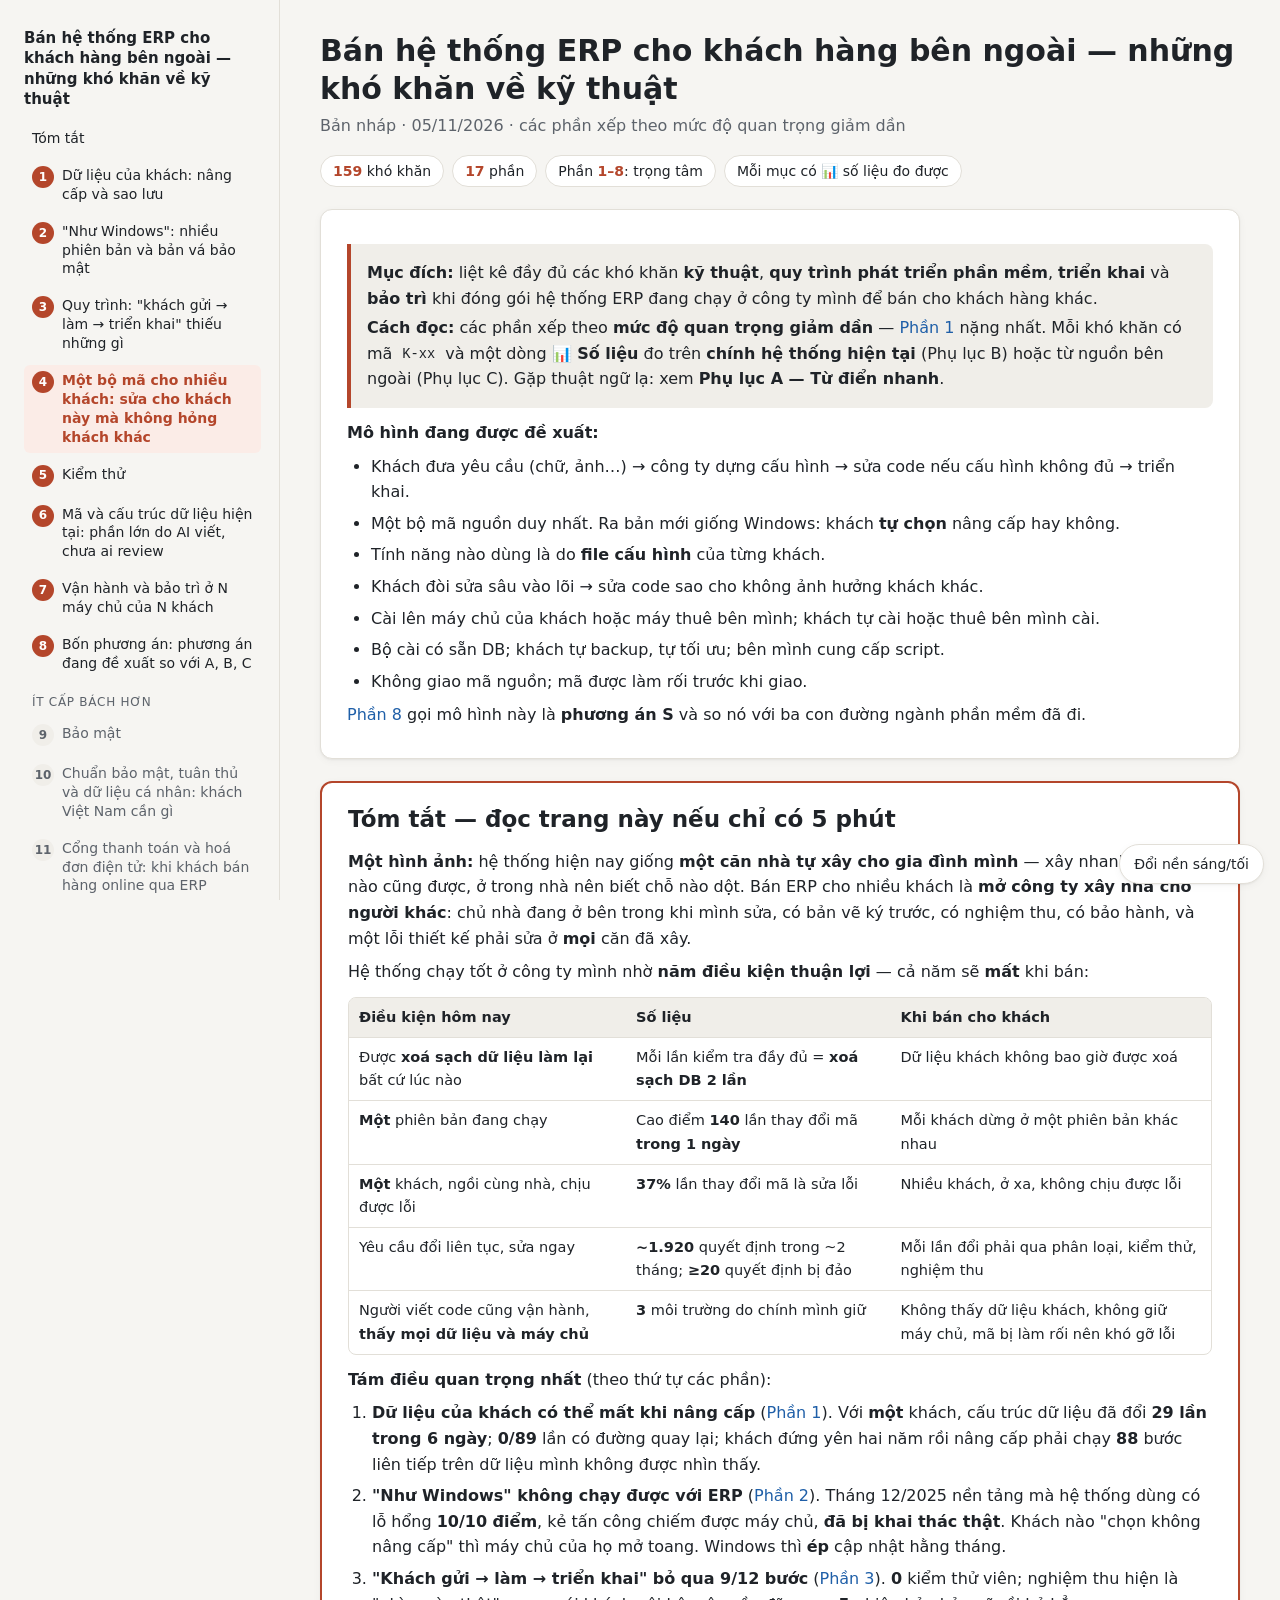
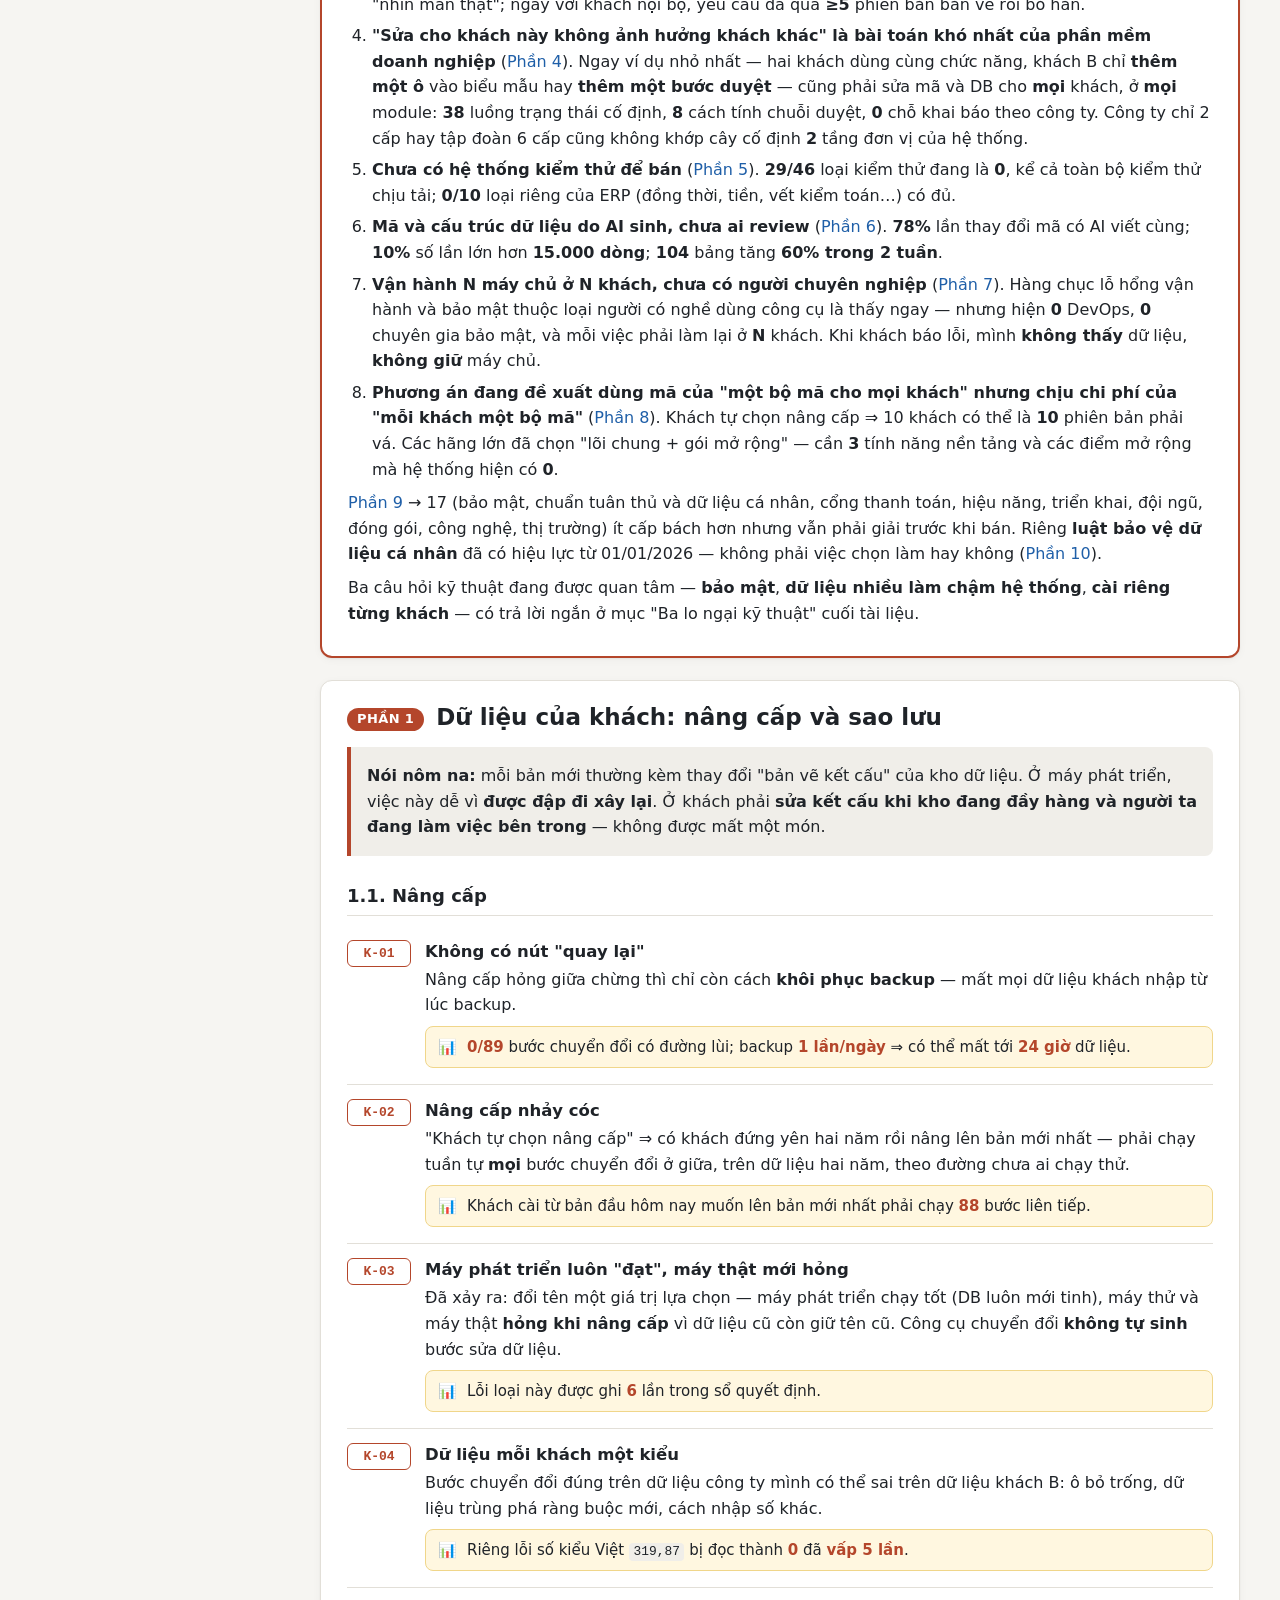
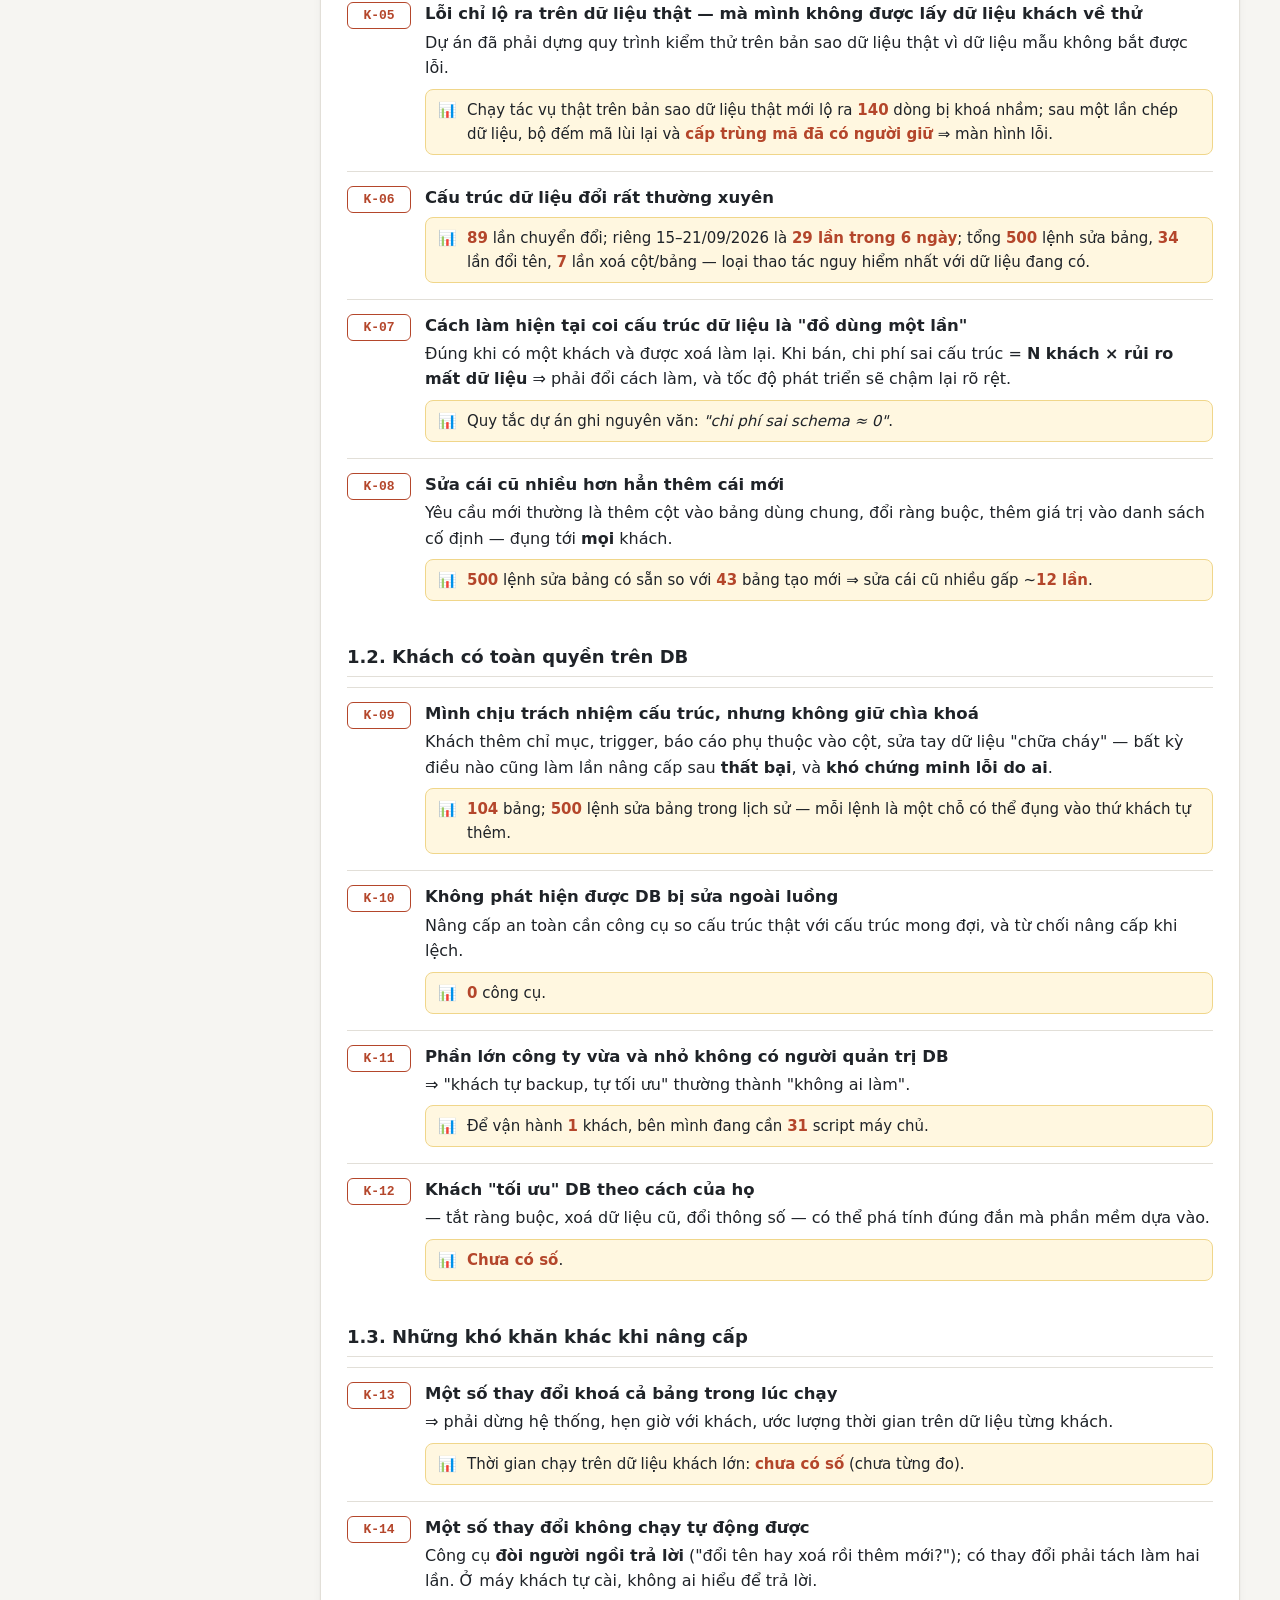
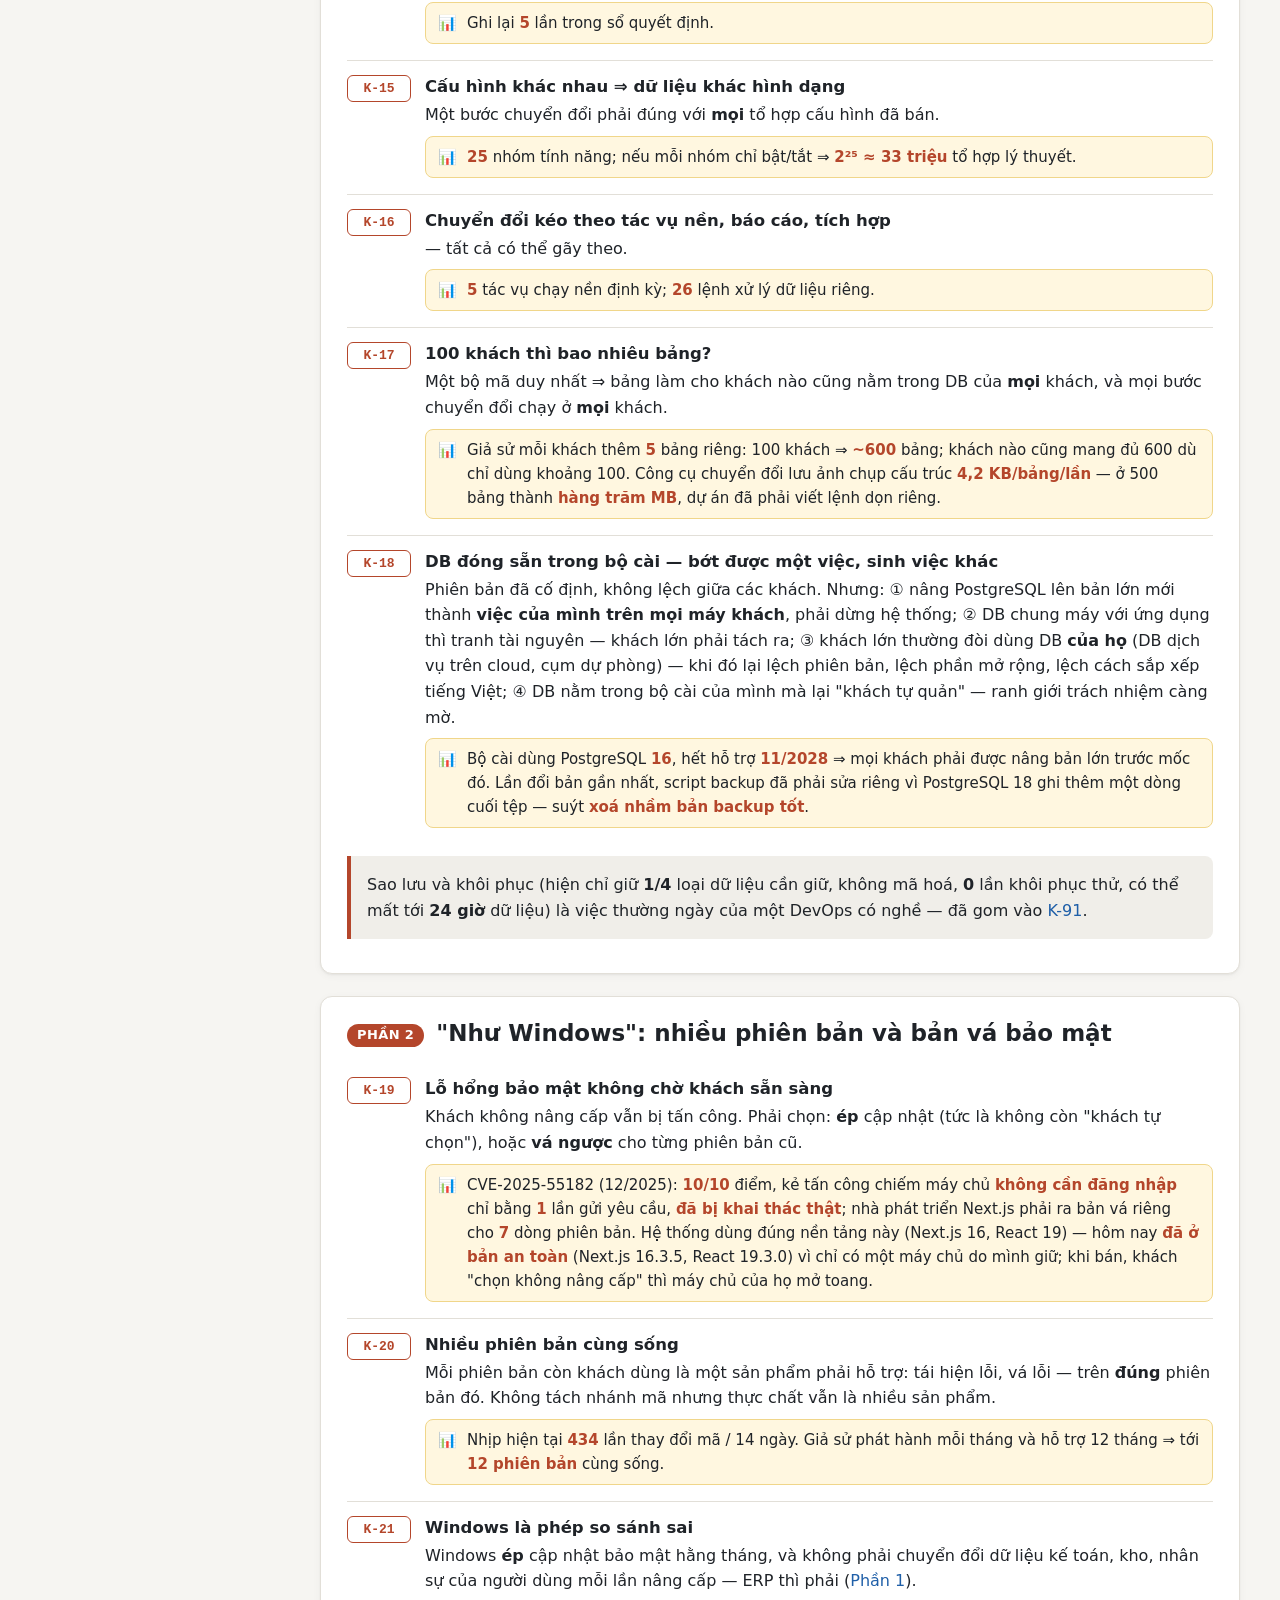
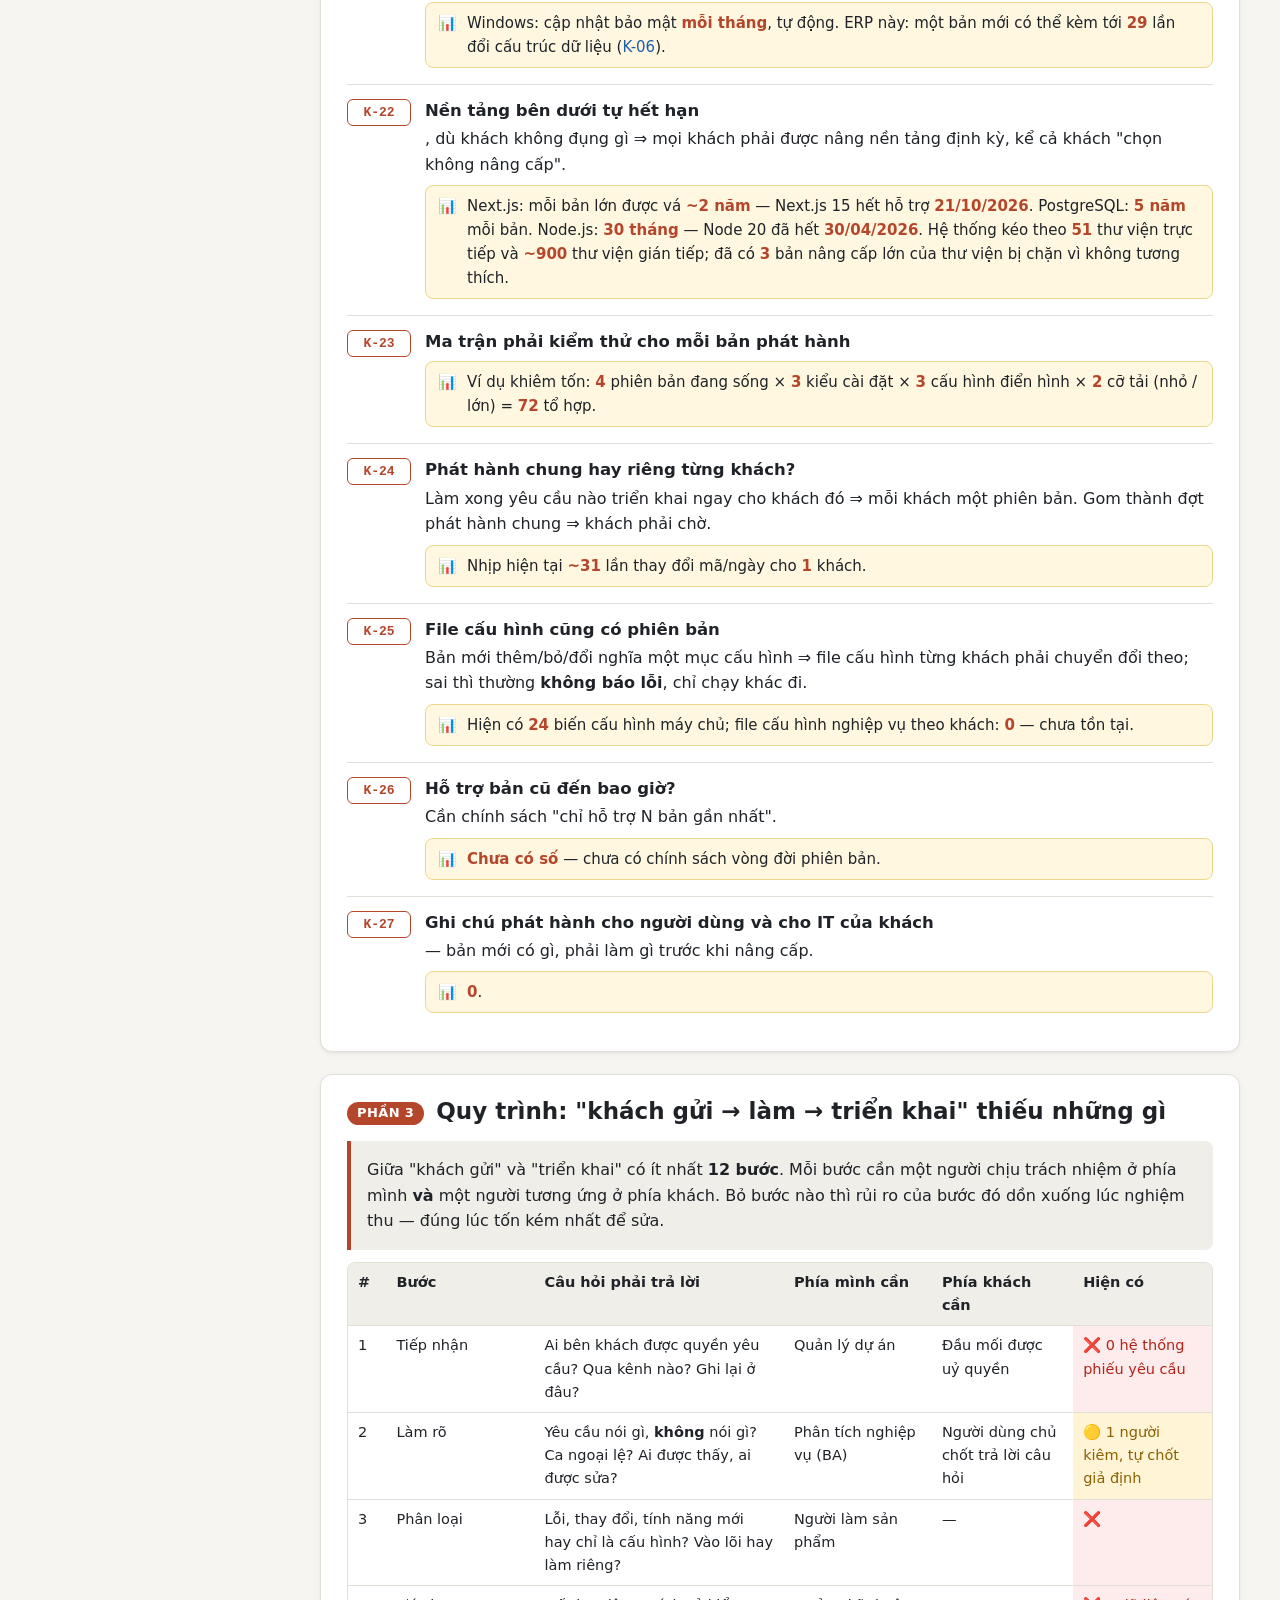
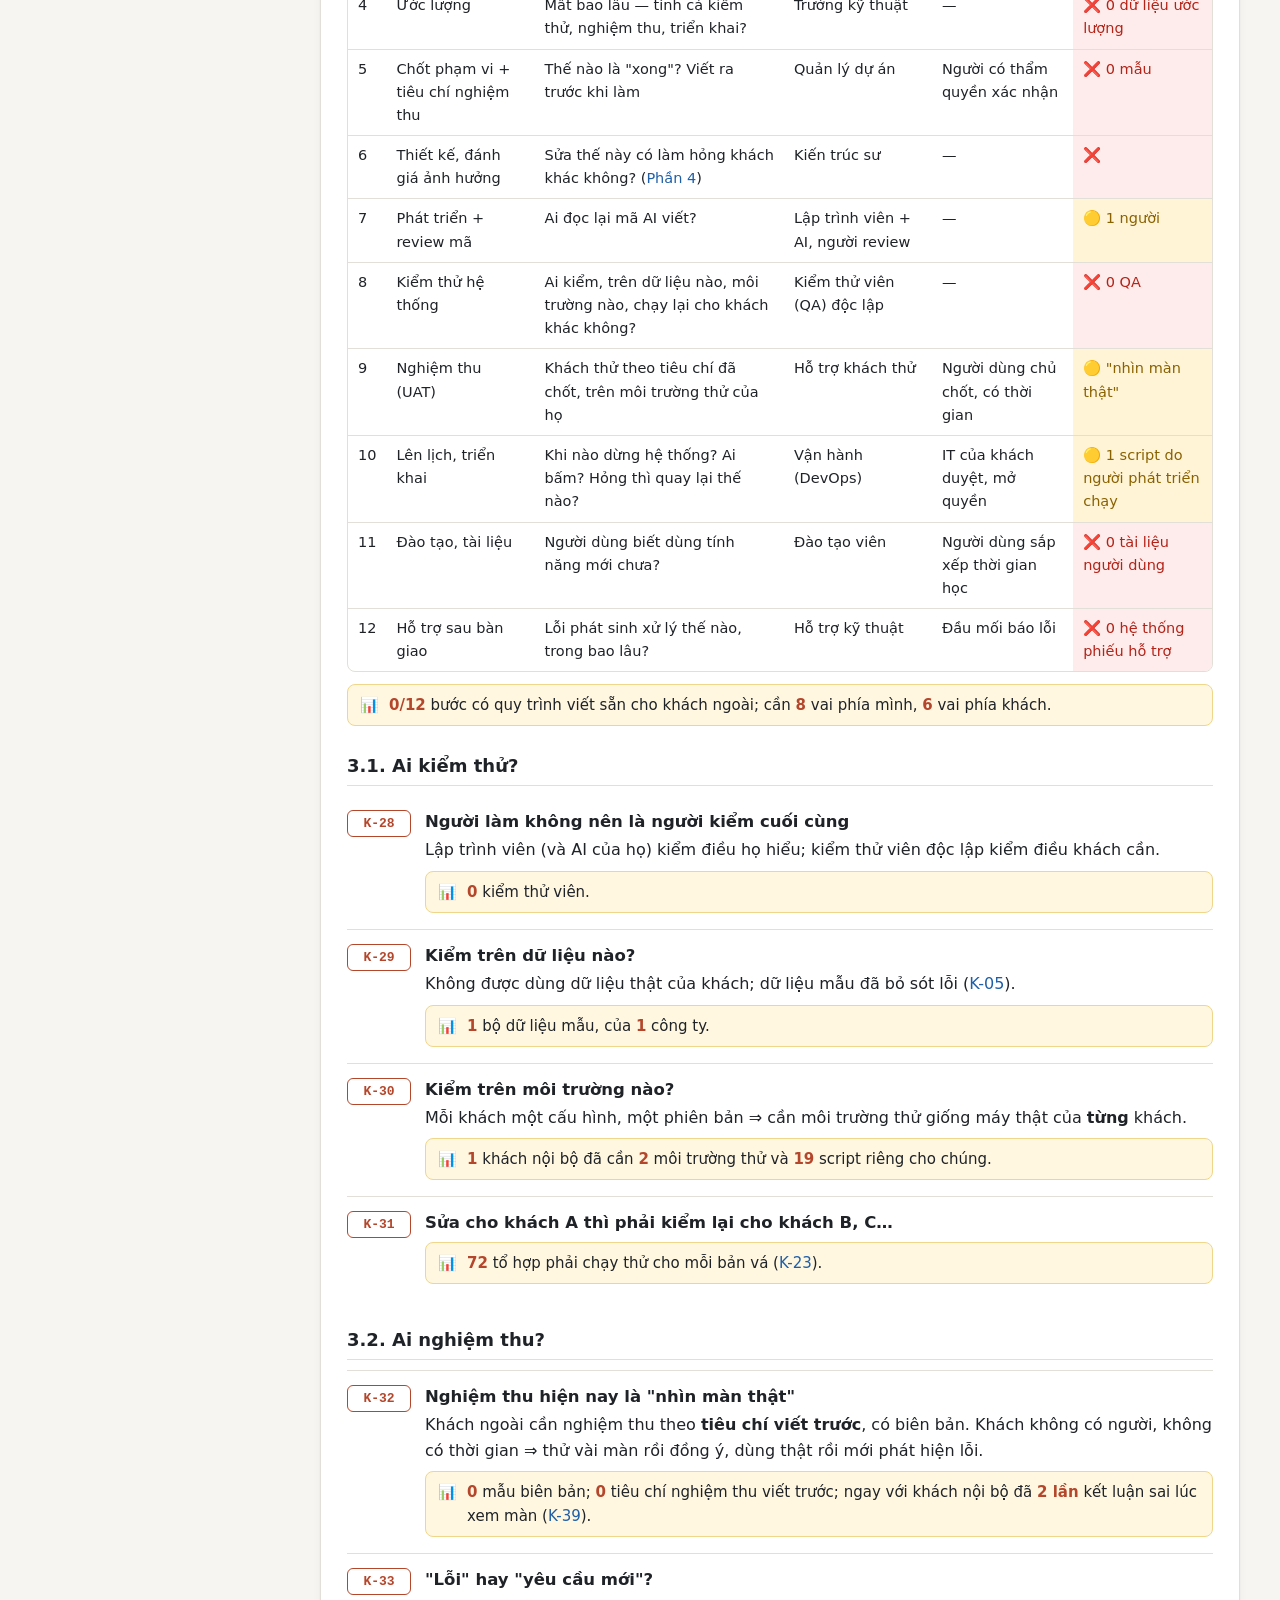
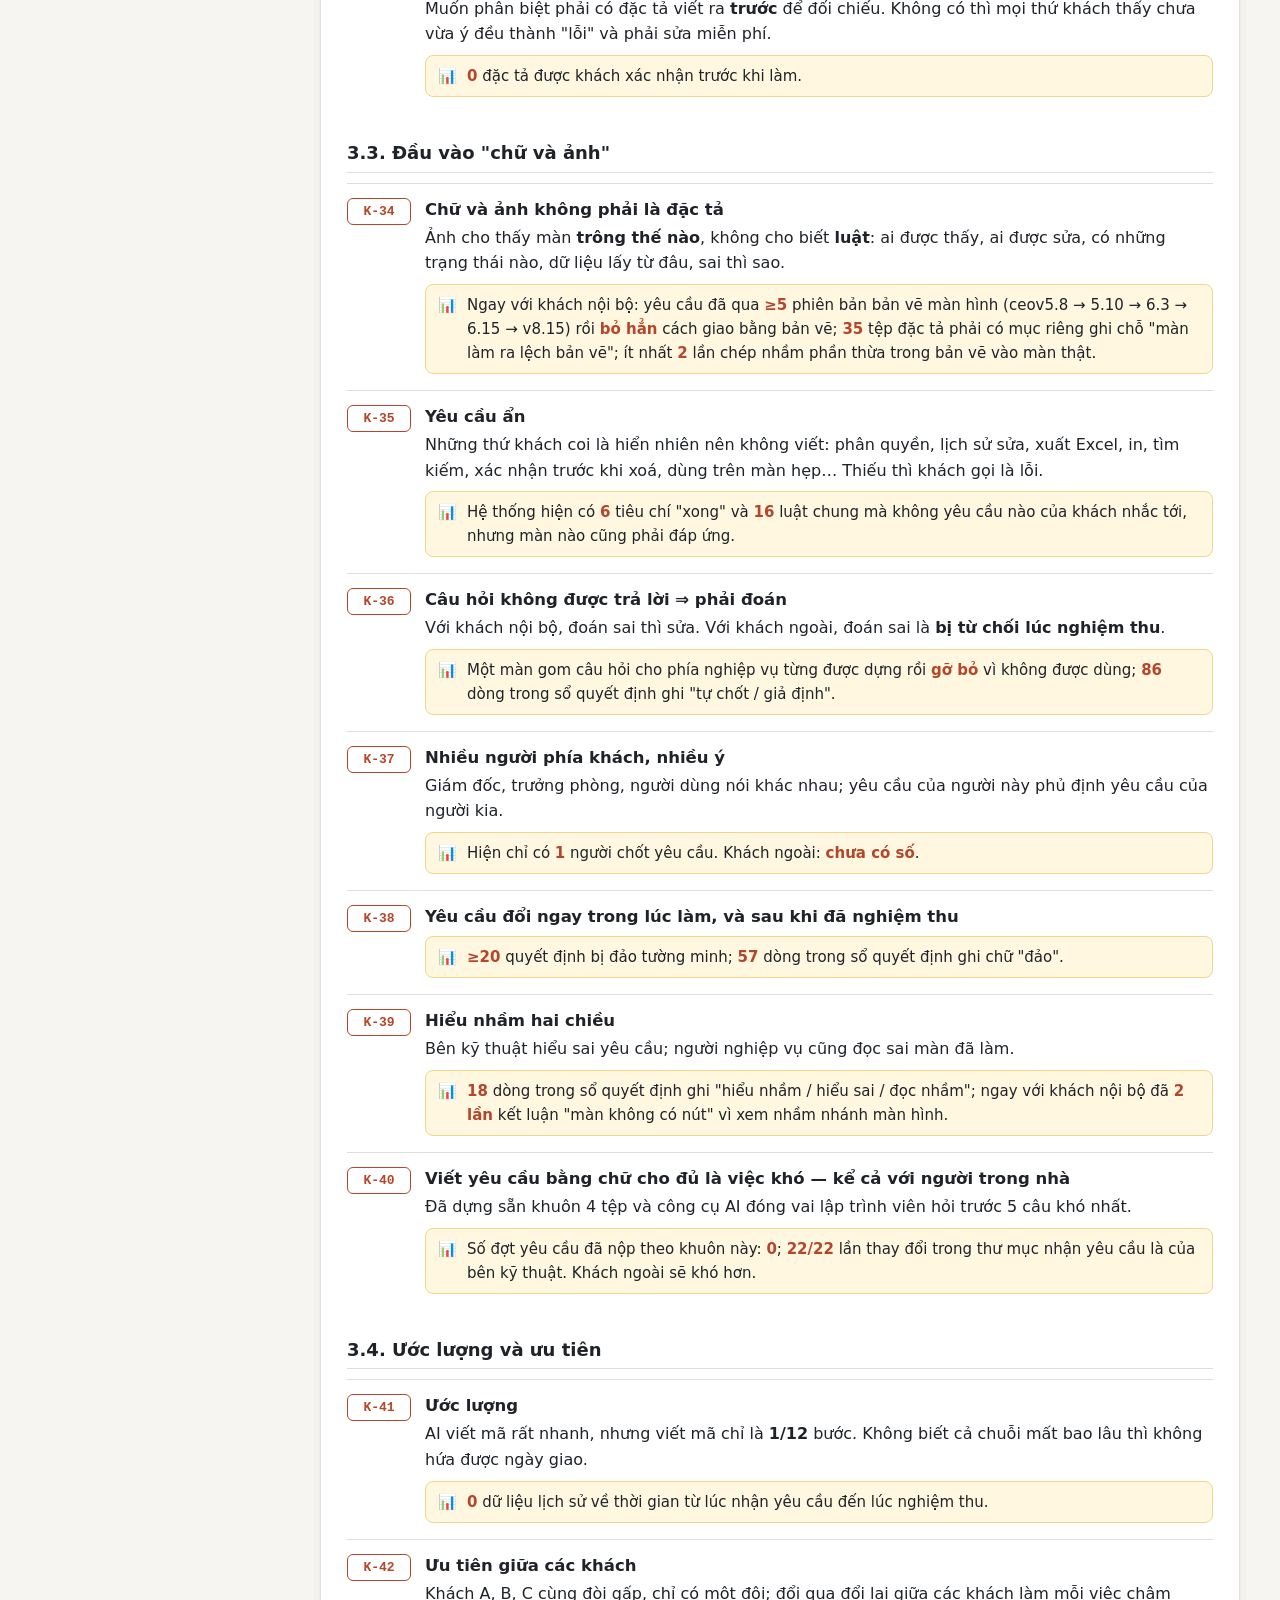
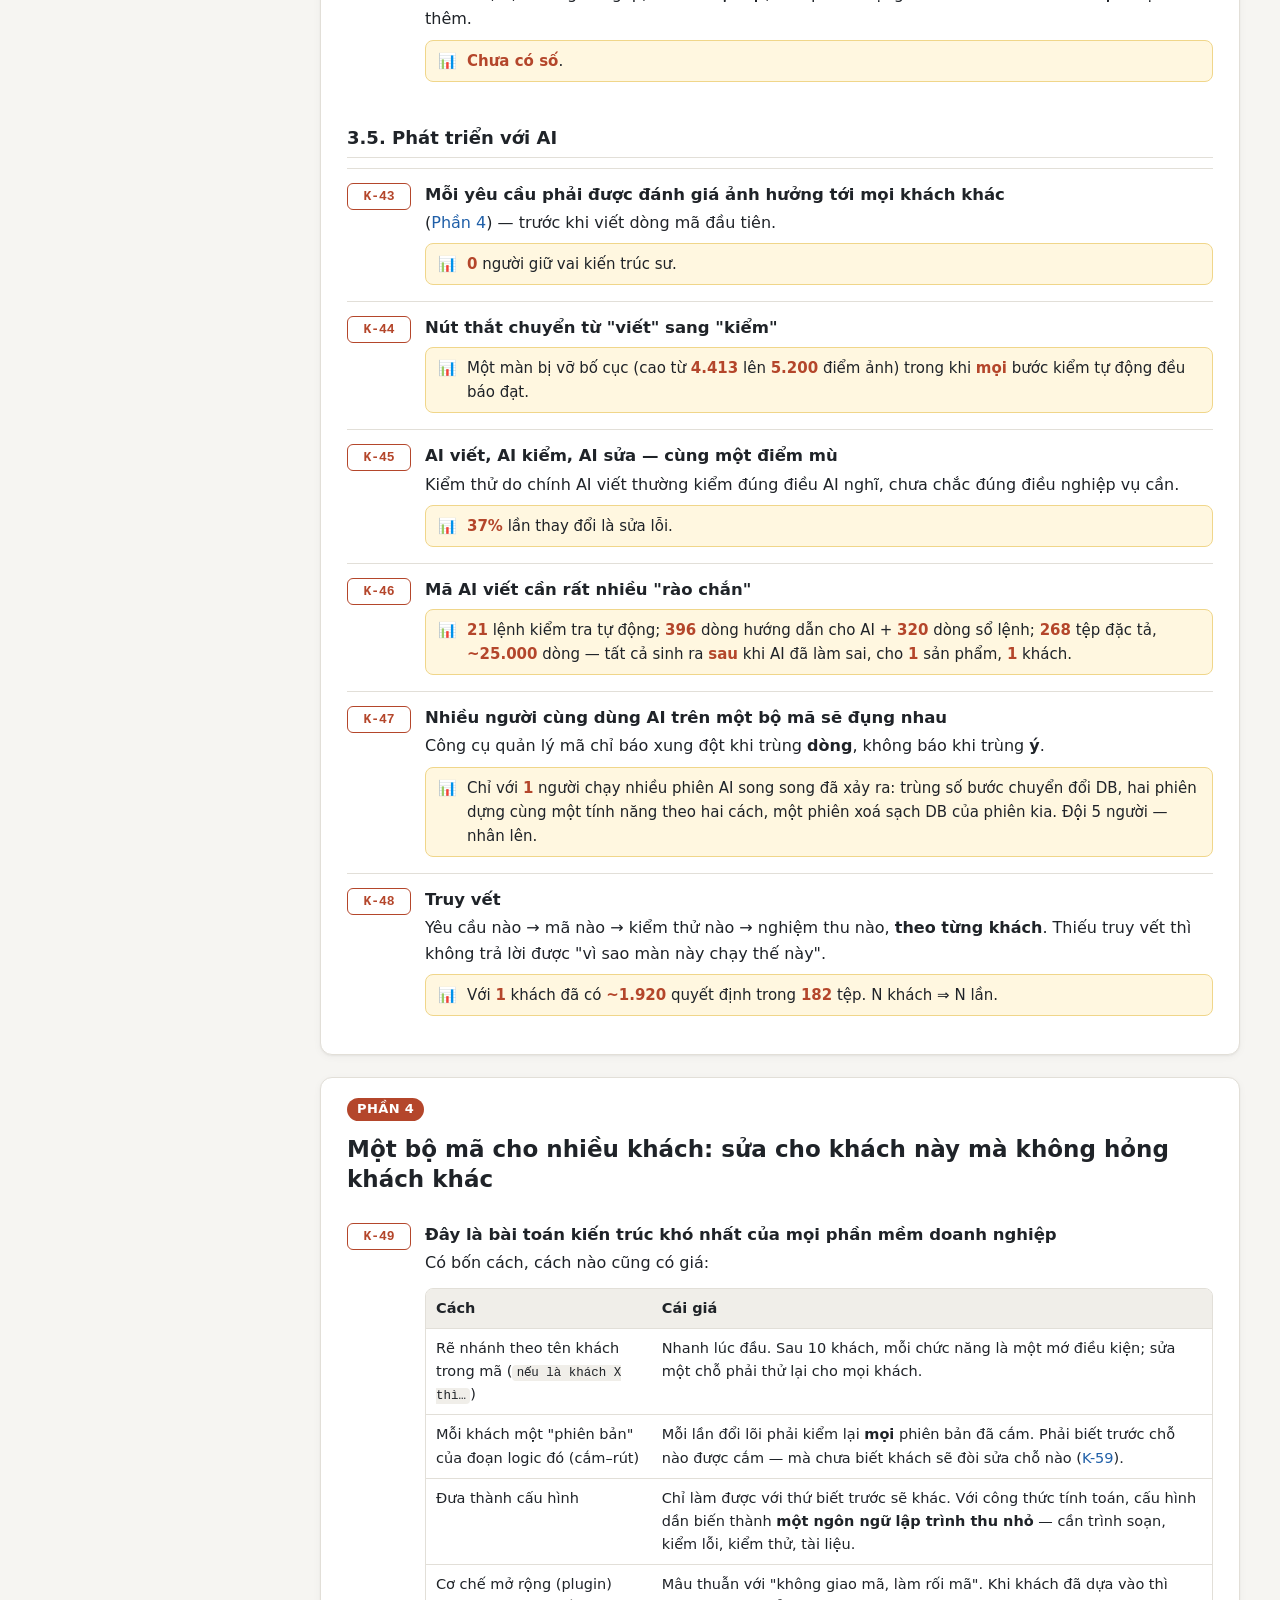
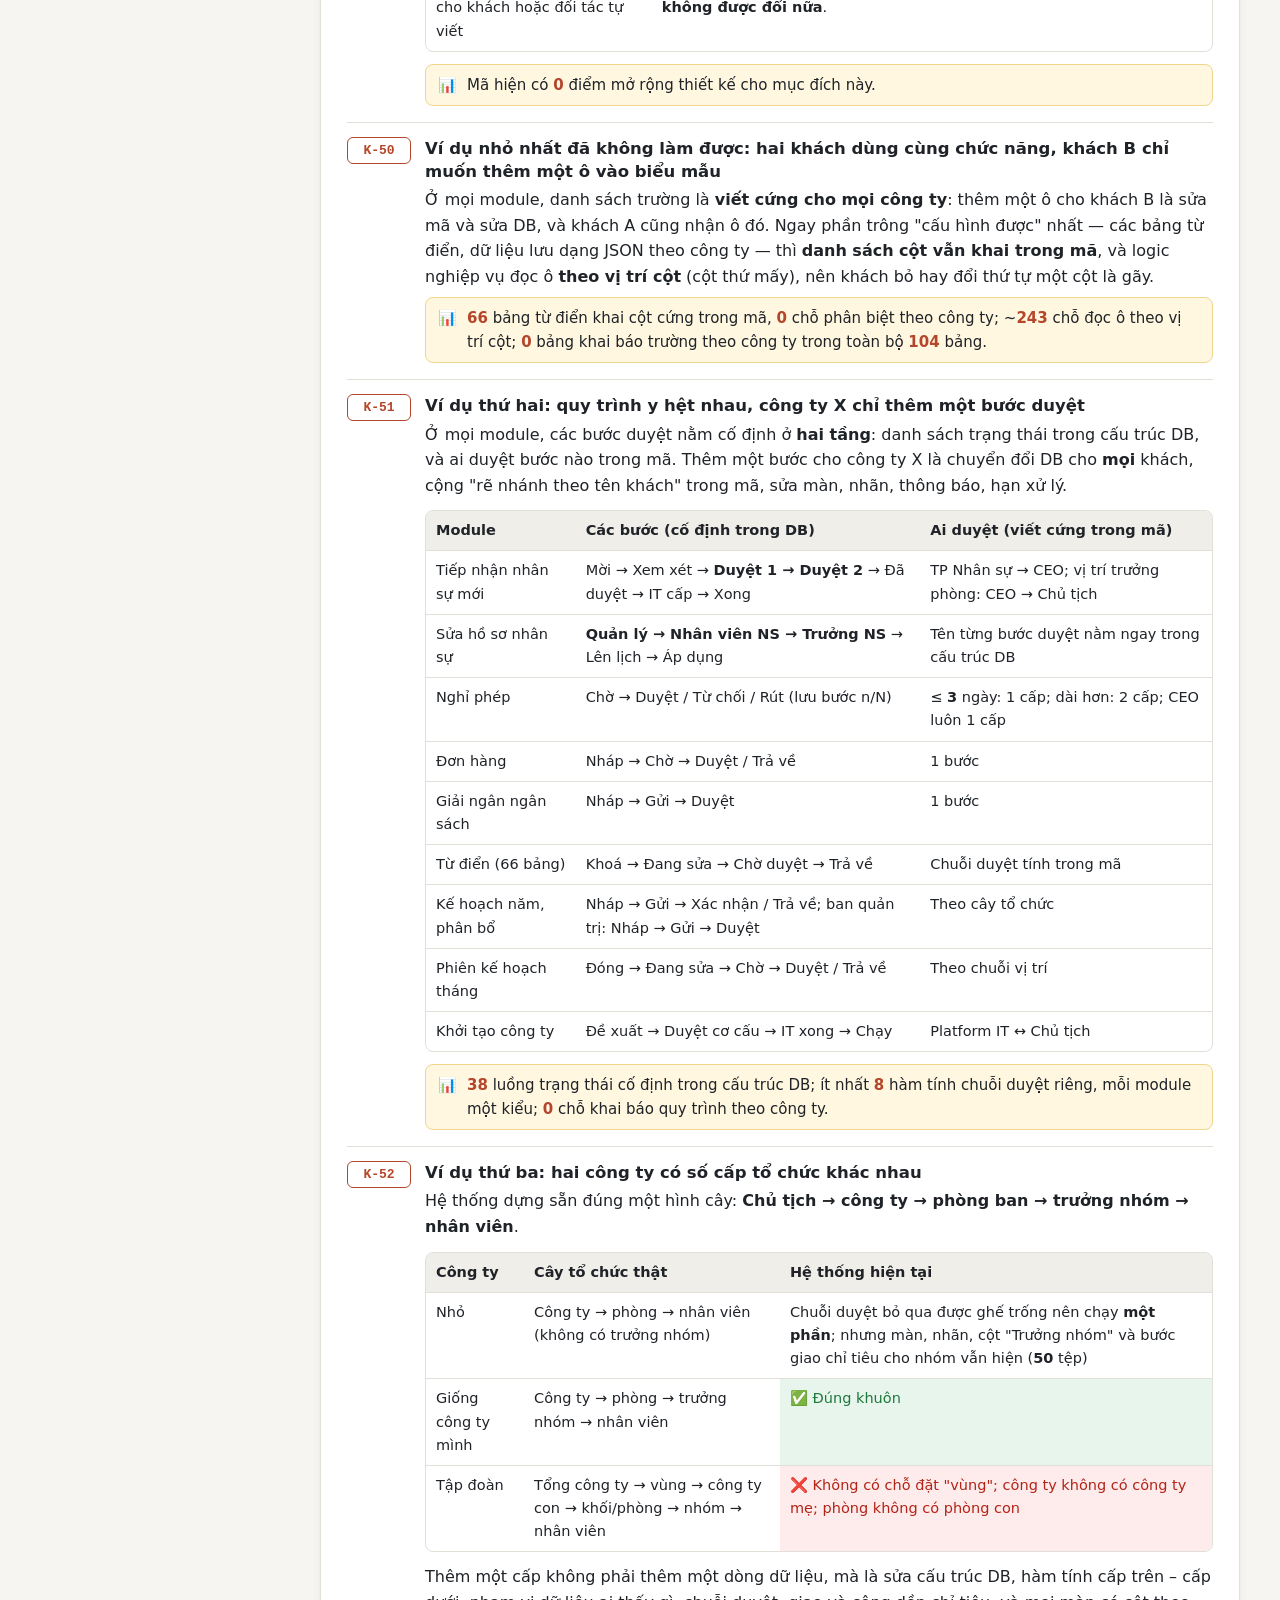
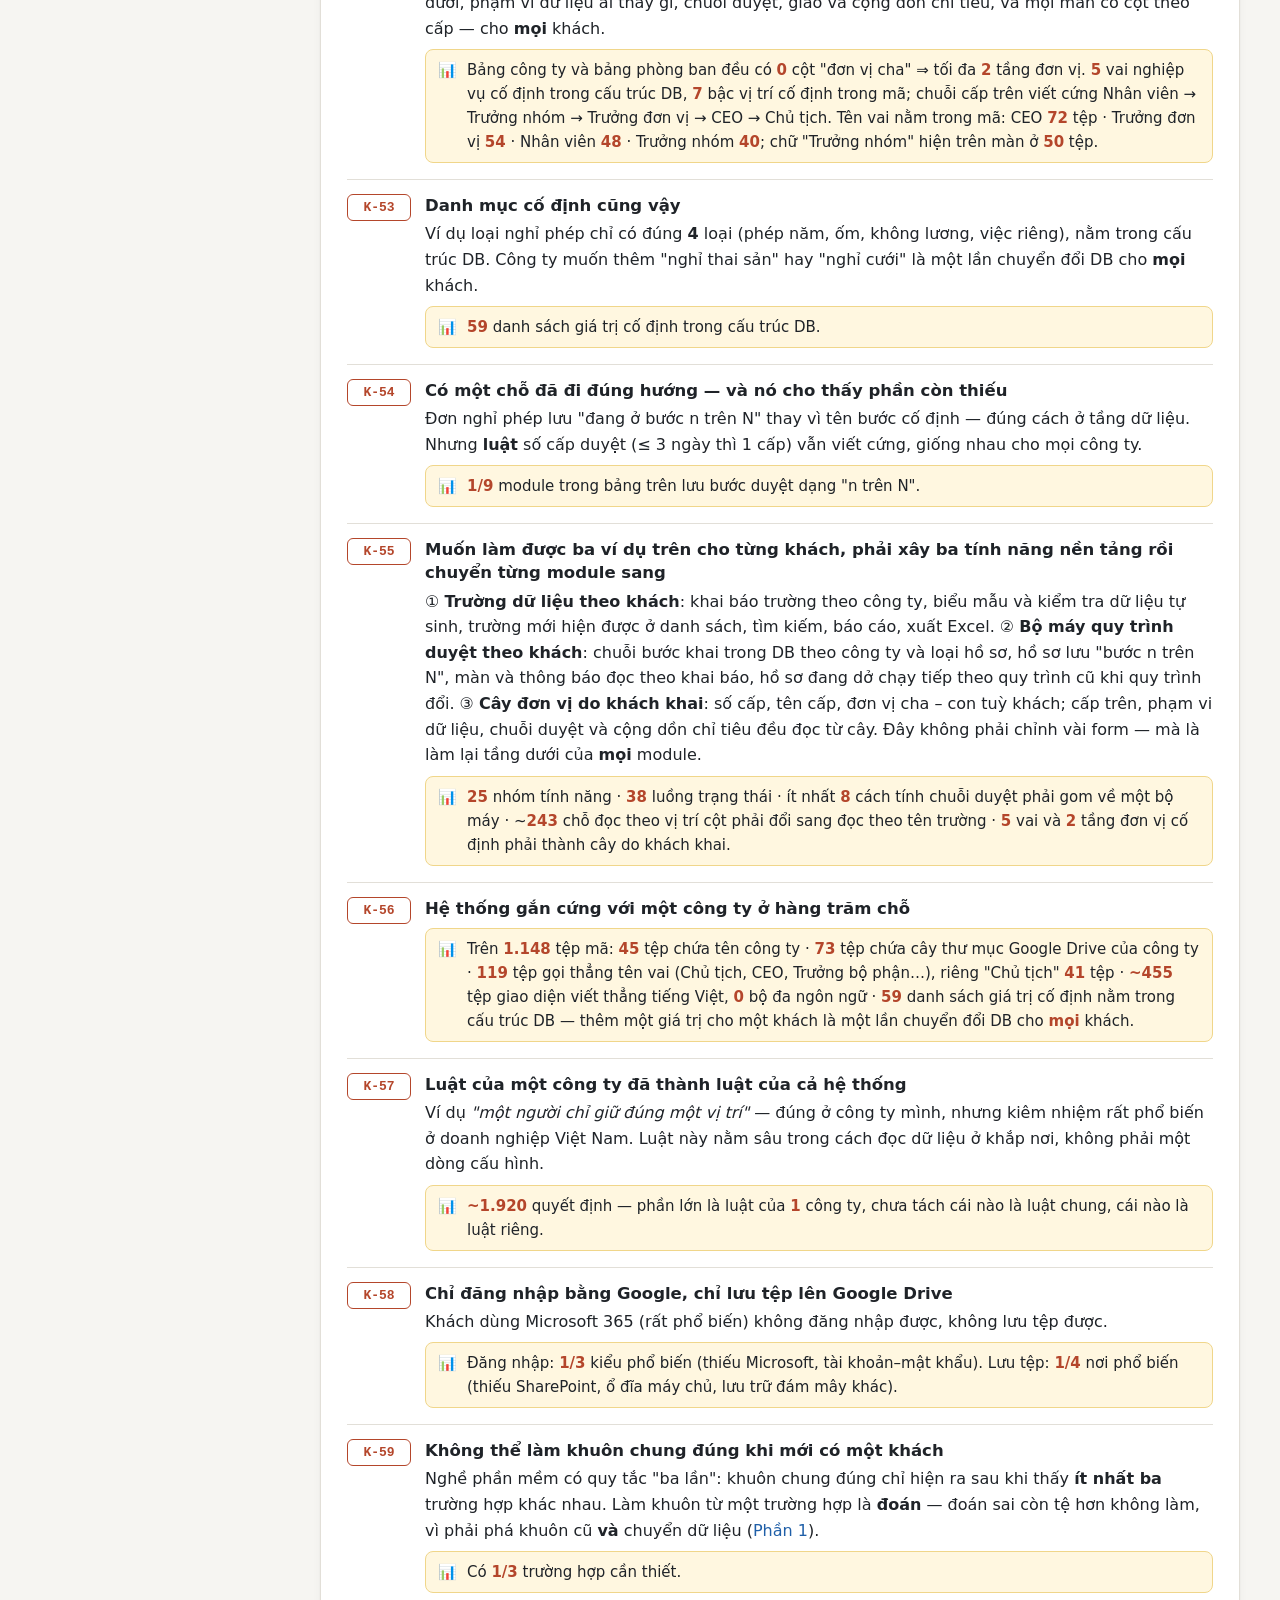
<file: tai-lieu/ban-erp-cho-khach-hang.html>
<!doctype html>
<html lang="vi">
<head>
<meta charset="utf-8">
<meta name="viewport" content="width=device-width, initial-scale=1">
<title>Khó khăn kỹ thuật khi bán ERP</title>
<style>
:root {
  --bg: #f6f5f2; --surface: #ffffff; --surface-2: #f0eee9; --text: #1f2328; --muted: #5d636b;
  --border: #e2dfd8; --accent: #b4462b; --accent-soft: #fbece7; --link: #1f5fa8;
  --stat-bg: #fff7e0; --stat-border: #f0d68a;
  --ok: #1e7a3c; --ok-bg: #e7f5ec; --mid: #8a6100; --mid-bg: #fff4d6; --bad: #b42318; --bad-bg: #fdeceb;
  --shadow: 0 1px 2px rgba(0,0,0,.05), 0 2px 8px rgba(0,0,0,.04);
}
@media (prefers-color-scheme: dark) {
  :root:not([data-theme="light"]) {
    --bg: #15171a; --surface: #1d2024; --surface-2: #24282d; --text: #e7e9ec; --muted: #9aa1aa;
    --border: #33383e; --accent: #f08a6c; --accent-soft: #3a2621; --link: #7fb3ec;
    --stat-bg: #2f2a1a; --stat-border: #5c4d1f;
    --ok: #6fd28f; --ok-bg: #1d3226; --mid: #f1c75b; --mid-bg: #3a3119; --bad: #f2877c; --bad-bg: #3d2120;
    --shadow: none;
  }
}
:root[data-theme="dark"] {
  --bg: #15171a; --surface: #1d2024; --surface-2: #24282d; --text: #e7e9ec; --muted: #9aa1aa;
  --border: #33383e; --accent: #f08a6c; --accent-soft: #3a2621; --link: #7fb3ec;
  --stat-bg: #2f2a1a; --stat-border: #5c4d1f;
  --ok: #6fd28f; --ok-bg: #1d3226; --mid: #f1c75b; --mid-bg: #3a3119; --bad: #f2877c; --bad-bg: #3d2120;
  --shadow: none;
}
* { box-sizing: border-box; }
html { scroll-behavior: smooth; scroll-padding-top: 16px; }
body { margin: 0; background: var(--bg); color: var(--text);
  font: 16px/1.6 "Segoe UI", system-ui, -apple-system, Roboto, "Helvetica Neue", Arial, sans-serif; }
a { color: var(--link); text-decoration: none; }
a:hover { text-decoration: underline; }
code { font: .86em/1.4 ui-monospace, "Cascadia Mono", Consolas, monospace; background: var(--surface-2);
  padding: .1em .35em; border-radius: 4px; word-break: break-word; }
.layout { display: grid; grid-template-columns: 280px minmax(0, 1fr); max-width: 1320px; margin: 0 auto; }
nav.toc { position: sticky; top: 0; height: 100vh; overflow-y: auto; padding: 28px 18px 28px 24px;
  border-right: 1px solid var(--border); }
nav.toc .brand { font-weight: 700; font-size: 15px; line-height: 1.35; margin-bottom: 14px; }
nav.toc ul { list-style: none; margin: 0; padding: 0; }
nav.toc li a { display: flex; gap: 8px; padding: 6px 8px; border-radius: 6px; color: var(--text); font-size: 14px; line-height: 1.35; }
nav.toc li a:hover { background: var(--surface-2); text-decoration: none; }
nav.toc li.minor a { color: var(--muted); }
nav.toc li a.active { background: var(--accent-soft); color: var(--accent); font-weight: 600; }
nav.toc .tn { flex: 0 0 22px; height: 22px; border-radius: 50%; display: inline-grid; place-items: center;
  font-size: 12px; font-weight: 700; background: var(--accent); color: #fff; }
nav.toc li.minor .tn { background: var(--surface-2); color: var(--muted); }
nav.toc .toc-sep { margin: 14px 8px 6px; font-size: 12px; text-transform: uppercase; letter-spacing: .06em; color: var(--muted); }
main { padding: 32px 40px 80px; min-width: 0; }
.hero { margin-bottom: 8px; }
.hero h1 { font-size: 30px; line-height: 1.25; margin: 0 0 6px; }
.hero .sub { color: var(--muted); margin: 0 0 16px; }
.chips { display: flex; flex-wrap: wrap; gap: 8px; margin-bottom: 8px; }
.chip { background: var(--surface); border: 1px solid var(--border); border-radius: 999px; padding: 4px 12px; font-size: 14px; }
.chip b { color: var(--accent); }
.sec { background: var(--surface); border: 1px solid var(--border); border-radius: 12px; padding: 22px 26px;
  margin: 22px 0; box-shadow: var(--shadow); }
.sec.summary { border: 2px solid var(--accent); }
.sec.minor { background: transparent; box-shadow: none; }
.sec.appendix { background: transparent; box-shadow: none; font-size: 14.5px; }
.sec h2 { font-size: 23px; line-height: 1.3; margin: 0 0 14px; display: flex; gap: 12px; align-items: baseline; flex-wrap: wrap; }
.pn { flex: none; font-size: 13px; font-weight: 700; letter-spacing: .03em; text-transform: uppercase;
  background: var(--accent); color: #fff; padding: 3px 10px; border-radius: 999px; position: relative; top: -2px; }
.sec.minor .pn { background: var(--surface-2); color: var(--muted); }
h3 { font-size: 18px; margin: 26px 0 10px; padding-bottom: 4px; border-bottom: 1px solid var(--border); }
p { margin: 8px 0; }
blockquote { margin: 12px 0; padding: 12px 16px; background: var(--surface-2); border-left: 4px solid var(--accent); border-radius: 0 8px 8px 0; }
blockquote p { margin: 4px 0; }
ul, ol { padding-left: 24px; margin: 8px 0; }
li { margin: 6px 0; }
li p { margin: 0; }
hr { border: 0; border-top: 1px solid var(--border); margin: 18px 0; }
.k { display: grid; grid-template-columns: 64px minmax(0, 1fr); gap: 14px; padding: 14px 0; border-top: 1px solid var(--border); }
.k:first-of-type { border-top: 0; }
.k:target { background: var(--accent-soft); border-radius: 8px; padding-left: 8px; padding-right: 8px; }
.kid { align-self: start; text-align: center; font: 700 13px/1 ui-monospace, Consolas, monospace; color: var(--accent);
  border: 1.5px solid var(--accent); border-radius: 6px; padding: 6px 0; }
.kid:hover { text-decoration: none; background: var(--accent-soft); }
.k h4 { margin: 0 0 4px; font-size: 16.5px; line-height: 1.4; }
.k p { margin: 4px 0; }
.stat { display: flex; gap: 10px; align-items: flex-start; margin: 8px 0 2px; padding: 8px 12px;
  background: var(--stat-bg); border: 1px solid var(--stat-border); border-radius: 8px; font-size: 15px; }
.stat-ico { flex: none; line-height: 1.6; }
.stat strong { color: var(--accent); }
.kref, .pref { white-space: nowrap; }
tr.krow .kid { display: inline-block; padding: 5px 7px; }
tr.krow:target td { background: var(--accent-soft); }
.tbl { overflow-x: auto; margin: 12px 0; border: 1px solid var(--border); border-radius: 8px; }
table { border-collapse: collapse; width: 100%; font-size: 14.5px; }
th, td { text-align: left; vertical-align: top; padding: 8px 10px; border-bottom: 1px solid var(--border); }
thead th { background: var(--surface-2); font-weight: 600; position: sticky; top: 0; }
tbody tr:last-child td { border-bottom: 0; }
th.grp { background: var(--surface-2); font-weight: 700; white-space: nowrap; border-right: 1px solid var(--border); }
td.st-ok { background: var(--ok-bg); color: var(--ok); }
td.st-mid { background: var(--mid-bg); color: var(--mid); }
td.st-bad { background: var(--bad-bg); color: var(--bad); }
.theme-btn { position: fixed; right: 16px; bottom: 16px; border: 1px solid var(--border); background: var(--surface);
  color: var(--text); border-radius: 999px; padding: 8px 14px; font: inherit; font-size: 14px; cursor: pointer; box-shadow: var(--shadow); }
details.mtoc { display: none; }
@media (max-width: 980px) {
  .layout { grid-template-columns: 1fr; }
  nav.toc { display: none; }
  details.mtoc { display: block; background: var(--surface); border: 1px solid var(--border); border-radius: 10px; padding: 10px 14px; margin: 12px 0; }
  details.mtoc summary { cursor: pointer; font-weight: 600; }
  details.mtoc ul { list-style: none; padding: 6px 0 0; margin: 0; }
  details.mtoc li a { display: flex; gap: 8px; padding: 5px 0; color: var(--text); font-size: 15px; }
  details.mtoc .tn { flex: 0 0 22px; height: 22px; border-radius: 50%; display: inline-grid; place-items: center; font-size: 12px; font-weight: 700; background: var(--accent); color: #fff; }
  details.mtoc li.minor .tn { background: var(--surface-2); color: var(--muted); }
  details.mtoc .toc-sep { margin: 10px 0 2px; font-size: 12px; text-transform: uppercase; color: var(--muted); }
  main { padding: 20px 16px 72px; }
  .sec { padding: 16px; }
  .hero h1 { font-size: 24px; }
  .k { grid-template-columns: 1fr; gap: 6px; }
  .kid { justify-self: start; padding: 5px 8px; }
}
@media print {
  nav.toc, details.mtoc, .theme-btn { display: none !important; }
  .layout { display: block; }
  body { background: #fff; font-size: 11pt; }
  main { padding: 0; }
  .sec { box-shadow: none; break-inside: auto; }
  .k, .stat, tr { break-inside: avoid; }
  thead th { position: static; }
  a { color: inherit; }
}
</style>
</head>
<body>
<div class="layout">
  <nav class="toc" aria-label="Mục lục">
    <div class="brand">Bán hệ thống ERP cho khách hàng bên ngoài — những khó khăn về kỹ thuật</div>
    <ul><li class="other"><a href="#tom-tat-doc-trang-nay-neu-chi-co-5-phut">Tóm tắt</a></li><li class="major"><a href="#phan-1"><span class="tn">1</span>Dữ liệu của khách: nâng cấp và sao lưu</a></li><li class="major"><a href="#phan-2"><span class="tn">2</span>"Như Windows": nhiều phiên bản và bản vá bảo mật</a></li><li class="major"><a href="#phan-3"><span class="tn">3</span>Quy trình: "khách gửi → làm → triển khai" thiếu những gì</a></li><li class="major"><a href="#phan-4"><span class="tn">4</span>Một bộ mã cho nhiều khách: sửa cho khách này mà không hỏng khách khác</a></li><li class="major"><a href="#phan-5"><span class="tn">5</span>Kiểm thử</a></li><li class="major"><a href="#phan-6"><span class="tn">6</span>Mã và cấu trúc dữ liệu hiện tại: phần lớn do AI viết, chưa ai review</a></li><li class="major"><a href="#phan-7"><span class="tn">7</span>Vận hành và bảo trì ở N máy chủ của N khách</a></li><li class="major"><a href="#phan-8"><span class="tn">8</span>Bốn phương án: phương án đang đề xuất so với A, B, C</a></li><li class="toc-sep">Ít cấp bách hơn</li><li class="minor"><a href="#phan-9"><span class="tn">9</span>Bảo mật</a></li><li class="minor"><a href="#phan-10"><span class="tn">10</span>Chuẩn bảo mật, tuân thủ và dữ liệu cá nhân: khách Việt Nam cần gì</a></li><li class="minor"><a href="#phan-11"><span class="tn">11</span>Cổng thanh toán và hoá đơn điện tử: khi khách bán hàng online qua ERP</a></li><li class="minor"><a href="#phan-12"><span class="tn">12</span>Hiệu năng: khách 30 người và khách 50.000 người</a></li><li class="minor"><a href="#phan-13"><span class="tn">13</span>Triển khai, cài đặt tại khách</a></li><li class="minor"><a href="#phan-14"><span class="tn">14</span>Đội ngũ kỹ thuật, kể cả khi được dùng AI thoải mái</a></li><li class="minor"><a href="#phan-15"><span class="tn">15</span>Đóng gói và làm rối mã</a></li><li class="minor"><a href="#phan-16"><span class="tn">16</span>Công nghệ đang dùng có phù hợp không?</a></li><li class="minor"><a href="#phan-17"><span class="tn">17</span>Thị trường, giá, hợp đồng (tóm tắt)</a></li><li class="other"><a href="#cau-hoi-ky-thuat-can-tra-loi-truoc-khi-di-tiep">Câu hỏi kỹ thuật cần trả lời trước khi đi tiếp</a></li><li class="other"><a href="#ba-lo-ngai-ky-thuat-bao-mat-du-lieu-nhieu-moi-khach-mot-bai-">Ba lo ngại kỹ thuật</a></li><li class="other"><a href="#phu-luc-a">Phụ lục A</a></li><li class="other"><a href="#phu-luc-b">Phụ lục B</a></li><li class="other"><a href="#phu-luc-c">Phụ lục C</a></li></ul>
  </nav>
  <main>
    <header class="hero">
      <h1>Bán hệ thống ERP cho khách hàng bên ngoài — những khó khăn về kỹ thuật</h1>
      <p class="sub">Bản nháp · 05/11/2026 · các phần xếp theo mức độ quan trọng giảm dần</p>
      <div class="chips">
        <span class="chip"><b>159</b> khó khăn</span>
        <span class="chip"><b>17</b> phần</span>
        <span class="chip">Phần <b>1–8</b>: trọng tâm</span>
        <span class="chip">Mỗi mục có <b>📊</b> số liệu đo được</span>
      </div>
      <details class="mtoc"><summary>Mục lục</summary><ul><li class="other"><a href="#tom-tat-doc-trang-nay-neu-chi-co-5-phut">Tóm tắt</a></li><li class="major"><a href="#phan-1"><span class="tn">1</span>Dữ liệu của khách: nâng cấp và sao lưu</a></li><li class="major"><a href="#phan-2"><span class="tn">2</span>"Như Windows": nhiều phiên bản và bản vá bảo mật</a></li><li class="major"><a href="#phan-3"><span class="tn">3</span>Quy trình: "khách gửi → làm → triển khai" thiếu những gì</a></li><li class="major"><a href="#phan-4"><span class="tn">4</span>Một bộ mã cho nhiều khách: sửa cho khách này mà không hỏng khách khác</a></li><li class="major"><a href="#phan-5"><span class="tn">5</span>Kiểm thử</a></li><li class="major"><a href="#phan-6"><span class="tn">6</span>Mã và cấu trúc dữ liệu hiện tại: phần lớn do AI viết, chưa ai review</a></li><li class="major"><a href="#phan-7"><span class="tn">7</span>Vận hành và bảo trì ở N máy chủ của N khách</a></li><li class="major"><a href="#phan-8"><span class="tn">8</span>Bốn phương án: phương án đang đề xuất so với A, B, C</a></li><li class="toc-sep">Ít cấp bách hơn</li><li class="minor"><a href="#phan-9"><span class="tn">9</span>Bảo mật</a></li><li class="minor"><a href="#phan-10"><span class="tn">10</span>Chuẩn bảo mật, tuân thủ và dữ liệu cá nhân: khách Việt Nam cần gì</a></li><li class="minor"><a href="#phan-11"><span class="tn">11</span>Cổng thanh toán và hoá đơn điện tử: khi khách bán hàng online qua ERP</a></li><li class="minor"><a href="#phan-12"><span class="tn">12</span>Hiệu năng: khách 30 người và khách 50.000 người</a></li><li class="minor"><a href="#phan-13"><span class="tn">13</span>Triển khai, cài đặt tại khách</a></li><li class="minor"><a href="#phan-14"><span class="tn">14</span>Đội ngũ kỹ thuật, kể cả khi được dùng AI thoải mái</a></li><li class="minor"><a href="#phan-15"><span class="tn">15</span>Đóng gói và làm rối mã</a></li><li class="minor"><a href="#phan-16"><span class="tn">16</span>Công nghệ đang dùng có phù hợp không?</a></li><li class="minor"><a href="#phan-17"><span class="tn">17</span>Thị trường, giá, hợp đồng (tóm tắt)</a></li><li class="other"><a href="#cau-hoi-ky-thuat-can-tra-loi-truoc-khi-di-tiep">Câu hỏi kỹ thuật cần trả lời trước khi đi tiếp</a></li><li class="other"><a href="#ba-lo-ngai-ky-thuat-bao-mat-du-lieu-nhieu-moi-khach-mot-bai-">Ba lo ngại kỹ thuật</a></li><li class="other"><a href="#phu-luc-a">Phụ lục A</a></li><li class="other"><a href="#phu-luc-b">Phụ lục B</a></li><li class="other"><a href="#phu-luc-c">Phụ lục C</a></li></ul></details>
    </header>
    <section class="sec intro" id="gioi-thieu"><blockquote><p><strong>Mục đích:</strong> liệt kê đầy đủ các khó khăn <strong>kỹ thuật</strong>, <strong>quy trình phát triển phần mềm</strong>, <strong>triển khai</strong> và <strong>bảo trì</strong> khi đóng gói hệ thống ERP đang chạy ở công ty mình để bán cho khách hàng khác.</p>
<p><strong>Cách đọc:</strong> các phần xếp theo <strong>mức độ quan trọng giảm dần</strong> — <a class="pref" href="#phan-1">Phần 1</a> nặng nhất. Mỗi khó khăn có mã <code>K-xx</code> và một dòng <strong>📊 Số liệu</strong> đo trên <strong>chính hệ thống hiện tại</strong> (Phụ lục B) hoặc từ nguồn bên ngoài (Phụ lục C). Gặp thuật ngữ lạ: xem <strong>Phụ lục A — Từ điển nhanh</strong>.</p></blockquote>
<p><strong>Mô hình đang được đề xuất:</strong></p>
<ul><li><p>Khách đưa yêu cầu (chữ, ảnh…) → công ty dựng cấu hình → sửa code nếu cấu hình không đủ → triển khai.</p></li><li><p>Một bộ mã nguồn duy nhất. Ra bản mới giống Windows: khách <strong>tự chọn</strong> nâng cấp hay không.</p></li><li><p>Tính năng nào dùng là do <strong>file cấu hình</strong> của từng khách.</p></li><li><p>Khách đòi sửa sâu vào lõi → sửa code sao cho không ảnh hưởng khách khác.</p></li><li><p>Cài lên máy chủ của khách hoặc máy thuê bên mình; khách tự cài hoặc thuê bên mình cài.</p></li><li><p>Bộ cài có sẵn DB; khách tự backup, tự tối ưu; bên mình cung cấp script.</p></li><li><p>Không giao mã nguồn; mã được làm rối trước khi giao.</p></li></ul>
<p><a class="pref" href="#phan-8">Phần 8</a> gọi mô hình này là <strong>phương án S</strong> và so nó với ba con đường ngành phần mềm đã đi.</p>
</section><section class="sec summary" id="tom-tat-doc-trang-nay-neu-chi-co-5-phut"><h2>Tóm tắt — đọc trang này nếu chỉ có 5 phút</h2>
<p><strong>Một hình ảnh:</strong> hệ thống hiện nay giống <strong>một căn nhà tự xây cho gia đình mình</strong> — xây nhanh, sửa lúc nào cũng được, ở trong nhà nên biết chỗ nào dột. Bán ERP cho nhiều khách là <strong>mở công ty xây nhà cho người khác</strong>: chủ nhà đang ở bên trong khi mình sửa, có bản vẽ ký trước, có nghiệm thu, có bảo hành, và một lỗi thiết kế phải sửa ở <strong>mọi</strong> căn đã xây.</p>
<p>Hệ thống chạy tốt ở công ty mình nhờ <strong>năm điều kiện thuận lợi</strong> — cả năm sẽ <strong>mất</strong> khi bán:</p>
<div class="tbl"><table><thead><tr><th>Điều kiện hôm nay</th><th>Số liệu</th><th>Khi bán cho khách</th></tr></thead><tbody><tr><td>Được <strong>xoá sạch dữ liệu làm lại</strong> bất cứ lúc nào</td><td>Mỗi lần kiểm tra đầy đủ = <strong>xoá sạch DB 2 lần</strong></td><td>Dữ liệu khách không bao giờ được xoá</td></tr><tr><td><strong>Một</strong> phiên bản đang chạy</td><td>Cao điểm <strong>140</strong> lần thay đổi mã <strong>trong 1 ngày</strong></td><td>Mỗi khách dừng ở một phiên bản khác nhau</td></tr><tr><td><strong>Một</strong> khách, ngồi cùng nhà, chịu được lỗi</td><td><strong>37%</strong> lần thay đổi mã là sửa lỗi</td><td>Nhiều khách, ở xa, không chịu được lỗi</td></tr><tr><td>Yêu cầu đổi liên tục, sửa ngay</td><td><strong>~1.920</strong> quyết định trong ~2 tháng; <strong>≥20</strong> quyết định bị đảo</td><td>Mỗi lần đổi phải qua phân loại, kiểm thử, nghiệm thu</td></tr><tr><td>Người viết code cũng vận hành, <strong>thấy mọi dữ liệu và máy chủ</strong></td><td><strong>3</strong> môi trường do chính mình giữ</td><td>Không thấy dữ liệu khách, không giữ máy chủ, mã bị làm rối nên khó gỡ lỗi</td></tr></tbody></table></div>
<p><strong>Tám điều quan trọng nhất</strong> (theo thứ tự các phần):</p>
<ol><li><p><strong>Dữ liệu của khách có thể mất khi nâng cấp</strong> (<a class="pref" href="#phan-1">Phần 1</a>). Với <strong>một</strong> khách, cấu trúc dữ liệu đã đổi <strong>29 lần trong 6 ngày</strong>; <strong>0/89</strong> lần có đường quay lại; khách đứng yên hai năm rồi nâng cấp phải chạy <strong>88</strong> bước liên tiếp trên dữ liệu mình không được nhìn thấy.</p></li><li><p><strong>"Như Windows" không chạy được với ERP</strong> (<a class="pref" href="#phan-2">Phần 2</a>). Tháng 12/2025 nền tảng mà hệ thống dùng có lỗ hổng <strong>10/10 điểm</strong>, kẻ tấn công chiếm được máy chủ, <strong>đã bị khai thác thật</strong>. Khách nào "chọn không nâng cấp" thì máy chủ của họ mở toang. Windows thì <strong>ép</strong> cập nhật hằng tháng.</p></li><li><p><strong>"Khách gửi → làm → triển khai" bỏ qua 9/12 bước</strong> (<a class="pref" href="#phan-3">Phần 3</a>). <strong>0</strong> kiểm thử viên; nghiệm thu hiện là "nhìn màn thật"; ngay với khách nội bộ, yêu cầu đã qua <strong>≥5</strong> phiên bản bản vẽ rồi bỏ hẳn.</p></li><li><p><strong>"Sửa cho khách này không ảnh hưởng khách khác" là bài toán khó nhất của phần mềm doanh nghiệp</strong> (<a class="pref" href="#phan-4">Phần 4</a>). Ngay ví dụ nhỏ nhất — hai khách dùng cùng chức năng, khách B chỉ <strong>thêm một ô</strong> vào biểu mẫu hay <strong>thêm một bước duyệt</strong> — cũng phải sửa mã và DB cho <strong>mọi</strong> khách, ở <strong>mọi</strong> module: <strong>38</strong> luồng trạng thái cố định, <strong>8</strong> cách tính chuỗi duyệt, <strong>0</strong> chỗ khai báo theo công ty. Công ty chỉ 2 cấp hay tập đoàn 6 cấp cũng không khớp cây cố định <strong>2</strong> tầng đơn vị của hệ thống.</p></li><li><p><strong>Chưa có hệ thống kiểm thử để bán</strong> (<a class="pref" href="#phan-5">Phần 5</a>). <strong>29/46</strong> loại kiểm thử đang là <strong>0</strong>, kể cả toàn bộ kiểm thử chịu tải; <strong>0/10</strong> loại riêng của ERP (đồng thời, tiền, vết kiểm toán…) có đủ.</p></li><li><p><strong>Mã và cấu trúc dữ liệu do AI sinh, chưa ai review</strong> (<a class="pref" href="#phan-6">Phần 6</a>). <strong>78%</strong> lần thay đổi mã có AI viết cùng; <strong>10%</strong> số lần lớn hơn <strong>15.000 dòng</strong>; <strong>104</strong> bảng tăng <strong>60% trong 2 tuần</strong>.</p></li><li><p><strong>Vận hành N máy chủ ở N khách, chưa có người chuyên nghiệp</strong> (<a class="pref" href="#phan-7">Phần 7</a>). Hàng chục lỗ hổng vận hành và bảo mật thuộc loại người có nghề dùng công cụ là thấy ngay — nhưng hiện <strong>0</strong> DevOps, <strong>0</strong> chuyên gia bảo mật, và mỗi việc phải làm lại ở <strong>N</strong> khách. Khi khách báo lỗi, mình <strong>không thấy</strong> dữ liệu, <strong>không giữ</strong> máy chủ.</p></li><li><p><strong>Phương án đang đề xuất dùng mã của "một bộ mã cho mọi khách" nhưng chịu chi phí của "mỗi khách một bộ mã"</strong> (<a class="pref" href="#phan-8">Phần 8</a>). Khách tự chọn nâng cấp ⇒ 10 khách có thể là <strong>10</strong> phiên bản phải vá. Các hãng lớn đã chọn "lõi chung + gói mở rộng" — cần <strong>3</strong> tính năng nền tảng và các điểm mở rộng mà hệ thống hiện có <strong>0</strong>.</p></li></ol>
<p><a class="pref" href="#phan-9">Phần 9</a> → 17 (bảo mật, chuẩn tuân thủ và dữ liệu cá nhân, cổng thanh toán, hiệu năng, triển khai, đội ngũ, đóng gói, công nghệ, thị trường) ít cấp bách hơn nhưng vẫn phải giải trước khi bán. Riêng <strong>luật bảo vệ dữ liệu cá nhân</strong> đã có hiệu lực từ 01/01/2026 — không phải việc chọn làm hay không (<a class="pref" href="#phan-10">Phần 10</a>).</p>
<p>Ba câu hỏi kỹ thuật đang được quan tâm — <strong>bảo mật</strong>, <strong>dữ liệu nhiều làm chậm hệ thống</strong>, <strong>cài riêng từng khách</strong> — có trả lời ngắn ở mục "Ba lo ngại kỹ thuật" cuối tài liệu.</p>
</section><section class="sec major" id="phan-1"><h2><span class="pn">Phần 1</span>Dữ liệu của khách: nâng cấp và sao lưu</h2>
<blockquote><p><strong>Nói nôm na:</strong> mỗi bản mới thường kèm thay đổi "bản vẽ kết cấu" của kho dữ liệu. Ở máy phát triển, việc này dễ vì <strong>được đập đi xây lại</strong>. Ở khách phải <strong>sửa kết cấu khi kho đang đầy hàng và người ta đang làm việc bên trong</strong> — không được mất một món.</p></blockquote>
<h3 id="1-1-nang-cap">1.1. Nâng cấp</h3>
<article class="k" id="K-01"><a class="kid" href="#K-01">K-01</a><div class="kbody"><h4>Không có nút "quay lại"</h4><p>Nâng cấp hỏng giữa chừng thì chỉ còn cách <strong>khôi phục backup</strong> — mất mọi dữ liệu khách nhập từ lúc backup.</p>
<div class="stat"><span class="stat-ico" aria-hidden="true">📊</span><div><strong>0/89</strong> bước chuyển đổi có đường lùi; backup <strong>1 lần/ngày</strong> ⇒ có thể mất tới <strong>24 giờ</strong> dữ liệu.</div></div></div></article>
<article class="k" id="K-02"><a class="kid" href="#K-02">K-02</a><div class="kbody"><h4>Nâng cấp nhảy cóc</h4><p>"Khách tự chọn nâng cấp" ⇒ có khách đứng yên hai năm rồi nâng lên bản mới nhất — phải chạy tuần tự <strong>mọi</strong> bước chuyển đổi ở giữa, trên dữ liệu hai năm, theo đường chưa ai chạy thử.</p>
<div class="stat"><span class="stat-ico" aria-hidden="true">📊</span><div>Khách cài từ bản đầu hôm nay muốn lên bản mới nhất phải chạy <strong>88</strong> bước liên tiếp.</div></div></div></article>
<article class="k" id="K-03"><a class="kid" href="#K-03">K-03</a><div class="kbody"><h4>Máy phát triển luôn "đạt", máy thật mới hỏng</h4><p>Đã xảy ra: đổi tên một giá trị lựa chọn — máy phát triển chạy tốt (DB luôn mới tinh), máy thử và máy thật <strong>hỏng khi nâng cấp</strong> vì dữ liệu cũ còn giữ tên cũ. Công cụ chuyển đổi <strong>không tự sinh</strong> bước sửa dữ liệu.</p>
<div class="stat"><span class="stat-ico" aria-hidden="true">📊</span><div>Lỗi loại này được ghi <strong>6</strong> lần trong sổ quyết định.</div></div></div></article>
<article class="k" id="K-04"><a class="kid" href="#K-04">K-04</a><div class="kbody"><h4>Dữ liệu mỗi khách một kiểu</h4><p>Bước chuyển đổi đúng trên dữ liệu công ty mình có thể sai trên dữ liệu khách B: ô bỏ trống, dữ liệu trùng phá ràng buộc mới, cách nhập số khác.</p>
<div class="stat"><span class="stat-ico" aria-hidden="true">📊</span><div>Riêng lỗi số kiểu Việt <code>319,87</code> bị đọc thành <strong>0</strong> đã <strong>vấp 5 lần</strong>.</div></div></div></article>
<article class="k" id="K-05"><a class="kid" href="#K-05">K-05</a><div class="kbody"><h4>Lỗi chỉ lộ ra trên dữ liệu thật — mà mình không được lấy dữ liệu khách về thử</h4><p>Dự án đã phải dựng quy trình kiểm thử trên bản sao dữ liệu thật vì dữ liệu mẫu không bắt được lỗi.</p>
<div class="stat"><span class="stat-ico" aria-hidden="true">📊</span><div>Chạy tác vụ thật trên bản sao dữ liệu thật mới lộ ra <strong>140</strong> dòng bị khoá nhầm; sau một lần chép dữ liệu, bộ đếm mã lùi lại và <strong>cấp trùng mã đã có người giữ</strong> ⇒ màn hình lỗi.</div></div></div></article>
<article class="k" id="K-06"><a class="kid" href="#K-06">K-06</a><div class="kbody"><h4>Cấu trúc dữ liệu đổi rất thường xuyên</h4><div class="stat"><span class="stat-ico" aria-hidden="true">📊</span><div><strong>89</strong> lần chuyển đổi; riêng 15–21/09/2026 là <strong>29 lần trong 6 ngày</strong>; tổng <strong>500</strong> lệnh sửa bảng, <strong>34</strong> lần đổi tên, <strong>7</strong> lần xoá cột/bảng — loại thao tác nguy hiểm nhất với dữ liệu đang có.</div></div></div></article>
<article class="k" id="K-07"><a class="kid" href="#K-07">K-07</a><div class="kbody"><h4>Cách làm hiện tại coi cấu trúc dữ liệu là "đồ dùng một lần"</h4><p>Đúng khi có một khách và được xoá làm lại. Khi bán, chi phí sai cấu trúc = <strong>N khách × rủi ro mất dữ liệu</strong> ⇒ phải đổi cách làm, và tốc độ phát triển sẽ chậm lại rõ rệt.</p>
<div class="stat"><span class="stat-ico" aria-hidden="true">📊</span><div>Quy tắc dự án ghi nguyên văn: <em>"chi phí sai schema ≈ 0"</em>.</div></div></div></article>
<article class="k" id="K-08"><a class="kid" href="#K-08">K-08</a><div class="kbody"><h4>Sửa cái cũ nhiều hơn hẳn thêm cái mới</h4><p>Yêu cầu mới thường là thêm cột vào bảng dùng chung, đổi ràng buộc, thêm giá trị vào danh sách cố định — đụng tới <strong>mọi</strong> khách.</p>
<div class="stat"><span class="stat-ico" aria-hidden="true">📊</span><div><strong>500</strong> lệnh sửa bảng có sẵn so với <strong>43</strong> bảng tạo mới ⇒ sửa cái cũ nhiều gấp ~<strong>12 lần</strong>.</div></div></div></article>
<h3 id="1-2-khach-co-toan-quyen-tren-db">1.2. Khách có toàn quyền trên DB</h3>
<article class="k" id="K-09"><a class="kid" href="#K-09">K-09</a><div class="kbody"><h4>Mình chịu trách nhiệm cấu trúc, nhưng không giữ chìa khoá</h4><p>Khách thêm chỉ mục, trigger, báo cáo phụ thuộc vào cột, sửa tay dữ liệu "chữa cháy" — bất kỳ điều nào cũng làm lần nâng cấp sau <strong>thất bại</strong>, và <strong>khó chứng minh lỗi do ai</strong>.</p>
<div class="stat"><span class="stat-ico" aria-hidden="true">📊</span><div><strong>104</strong> bảng; <strong>500</strong> lệnh sửa bảng trong lịch sử — mỗi lệnh là một chỗ có thể đụng vào thứ khách tự thêm.</div></div></div></article>
<article class="k" id="K-10"><a class="kid" href="#K-10">K-10</a><div class="kbody"><h4>Không phát hiện được DB bị sửa ngoài luồng</h4><p>Nâng cấp an toàn cần công cụ so cấu trúc thật với cấu trúc mong đợi, và từ chối nâng cấp khi lệch.</p>
<div class="stat"><span class="stat-ico" aria-hidden="true">📊</span><div><strong>0</strong> công cụ.</div></div></div></article>
<article class="k" id="K-11"><a class="kid" href="#K-11">K-11</a><div class="kbody"><h4>Phần lớn công ty vừa và nhỏ không có người quản trị DB</h4><p>⇒ "khách tự backup, tự tối ưu" thường thành "không ai làm".</p>
<div class="stat"><span class="stat-ico" aria-hidden="true">📊</span><div>Để vận hành <strong>1</strong> khách, bên mình đang cần <strong>31</strong> script máy chủ.</div></div></div></article>
<article class="k" id="K-12"><a class="kid" href="#K-12">K-12</a><div class="kbody"><h4>Khách "tối ưu" DB theo cách của họ</h4><p>— tắt ràng buộc, xoá dữ liệu cũ, đổi thông số — có thể phá tính đúng đắn mà phần mềm dựa vào.</p>
<div class="stat"><span class="stat-ico" aria-hidden="true">📊</span><div><strong>Chưa có số</strong>.</div></div></div></article>
<h3 id="1-3-nhung-kho-khan-khac-khi-nang-cap">1.3. Những khó khăn khác khi nâng cấp</h3>
<article class="k" id="K-13"><a class="kid" href="#K-13">K-13</a><div class="kbody"><h4>Một số thay đổi khoá cả bảng trong lúc chạy</h4><p>⇒ phải dừng hệ thống, hẹn giờ với khách, ước lượng thời gian trên dữ liệu từng khách.</p>
<div class="stat"><span class="stat-ico" aria-hidden="true">📊</span><div>Thời gian chạy trên dữ liệu khách lớn: <strong>chưa có số</strong> (chưa từng đo).</div></div></div></article>
<article class="k" id="K-14"><a class="kid" href="#K-14">K-14</a><div class="kbody"><h4>Một số thay đổi không chạy tự động được</h4><p>Công cụ <strong>đòi người ngồi trả lời</strong> ("đổi tên hay xoá rồi thêm mới?"); có thay đổi phải tách làm hai lần. Ở máy khách tự cài, không ai hiểu để trả lời.</p>
<div class="stat"><span class="stat-ico" aria-hidden="true">📊</span><div>Ghi lại <strong>5</strong> lần trong sổ quyết định.</div></div></div></article>
<article class="k" id="K-15"><a class="kid" href="#K-15">K-15</a><div class="kbody"><h4>Cấu hình khác nhau ⇒ dữ liệu khác hình dạng</h4><p>Một bước chuyển đổi phải đúng với <strong>mọi</strong> tổ hợp cấu hình đã bán.</p>
<div class="stat"><span class="stat-ico" aria-hidden="true">📊</span><div><strong>25</strong> nhóm tính năng; nếu mỗi nhóm chỉ bật/tắt ⇒ <strong>2²⁵ ≈ 33 triệu</strong> tổ hợp lý thuyết.</div></div></div></article>
<article class="k" id="K-16"><a class="kid" href="#K-16">K-16</a><div class="kbody"><h4>Chuyển đổi kéo theo tác vụ nền, báo cáo, tích hợp</h4><p>— tất cả có thể gãy theo.</p>
<div class="stat"><span class="stat-ico" aria-hidden="true">📊</span><div><strong>5</strong> tác vụ chạy nền định kỳ; <strong>26</strong> lệnh xử lý dữ liệu riêng.</div></div></div></article>
<article class="k" id="K-17"><a class="kid" href="#K-17">K-17</a><div class="kbody"><h4>100 khách thì bao nhiêu bảng?</h4><p>Một bộ mã duy nhất ⇒ bảng làm cho khách nào cũng nằm trong DB của <strong>mọi</strong> khách, và mọi bước chuyển đổi chạy ở <strong>mọi</strong> khách.</p>
<div class="stat"><span class="stat-ico" aria-hidden="true">📊</span><div>Giả sử mỗi khách thêm <strong>5</strong> bảng riêng: 100 khách ⇒ <strong>~600</strong> bảng; khách nào cũng mang đủ 600 dù chỉ dùng khoảng 100. Công cụ chuyển đổi lưu ảnh chụp cấu trúc <strong>4,2 KB/bảng/lần</strong> — ở 500 bảng thành <strong>hàng trăm MB</strong>, dự án đã phải viết lệnh dọn riêng.</div></div></div></article>
<article class="k" id="K-18"><a class="kid" href="#K-18">K-18</a><div class="kbody"><h4>DB đóng sẵn trong bộ cài — bớt được một việc, sinh việc khác</h4><p>Phiên bản đã cố định, không lệch giữa các khách. Nhưng: ① nâng PostgreSQL lên bản lớn mới thành <strong>việc của mình trên mọi máy khách</strong>, phải dừng hệ thống; ② DB chung máy với ứng dụng thì tranh tài nguyên — khách lớn phải tách ra; ③ khách lớn thường đòi dùng DB <strong>của họ</strong> (DB dịch vụ trên cloud, cụm dự phòng) — khi đó lại lệch phiên bản, lệch phần mở rộng, lệch cách sắp xếp tiếng Việt; ④ DB nằm trong bộ cài của mình mà lại "khách tự quản" — ranh giới trách nhiệm càng mờ.</p>
<div class="stat"><span class="stat-ico" aria-hidden="true">📊</span><div>Bộ cài dùng PostgreSQL <strong>16</strong>, hết hỗ trợ <strong>11/2028</strong> ⇒ mọi khách phải được nâng bản lớn trước mốc đó. Lần đổi bản gần nhất, script backup đã phải sửa riêng vì PostgreSQL 18 ghi thêm một dòng cuối tệp — suýt <strong>xoá nhầm bản backup tốt</strong>.</div></div></div></article>
<blockquote><p>Sao lưu và khôi phục (hiện chỉ giữ <strong>1/4</strong> loại dữ liệu cần giữ, không mã hoá, <strong>0</strong> lần khôi phục thử, có thể mất tới <strong>24 giờ</strong> dữ liệu) là việc thường ngày của một DevOps có nghề — đã gom vào <a class="kref" href="#K-91">K-91</a>.</p></blockquote>
</section><section class="sec major" id="phan-2"><h2><span class="pn">Phần 2</span>"Như Windows": nhiều phiên bản và bản vá bảo mật</h2>
<article class="k" id="K-19"><a class="kid" href="#K-19">K-19</a><div class="kbody"><h4>Lỗ hổng bảo mật không chờ khách sẵn sàng</h4><p>Khách không nâng cấp vẫn bị tấn công. Phải chọn: <strong>ép</strong> cập nhật (tức là không còn "khách tự chọn"), hoặc <strong>vá ngược</strong> cho từng phiên bản cũ.</p>
<div class="stat"><span class="stat-ico" aria-hidden="true">📊</span><div>CVE-2025-55182 (12/2025): <strong>10/10</strong> điểm, kẻ tấn công chiếm máy chủ <strong>không cần đăng nhập</strong> chỉ bằng <strong>1</strong> lần gửi yêu cầu, <strong>đã bị khai thác thật</strong>; nhà phát triển Next.js phải ra bản vá riêng cho <strong>7</strong> dòng phiên bản. Hệ thống dùng đúng nền tảng này (Next.js 16, React 19) — hôm nay <strong>đã ở bản an toàn</strong> (Next.js 16.3.5, React 19.3.0) vì chỉ có một máy chủ do mình giữ; khi bán, khách "chọn không nâng cấp" thì máy chủ của họ mở toang.</div></div></div></article>
<article class="k" id="K-20"><a class="kid" href="#K-20">K-20</a><div class="kbody"><h4>Nhiều phiên bản cùng sống</h4><p>Mỗi phiên bản còn khách dùng là một sản phẩm phải hỗ trợ: tái hiện lỗi, vá lỗi — trên <strong>đúng</strong> phiên bản đó. Không tách nhánh mã nhưng thực chất vẫn là nhiều sản phẩm.</p>
<div class="stat"><span class="stat-ico" aria-hidden="true">📊</span><div>Nhịp hiện tại <strong>434</strong> lần thay đổi mã / 14 ngày. Giả sử phát hành mỗi tháng và hỗ trợ 12 tháng ⇒ tới <strong>12 phiên bản</strong> cùng sống.</div></div></div></article>
<article class="k" id="K-21"><a class="kid" href="#K-21">K-21</a><div class="kbody"><h4>Windows là phép so sánh sai</h4><p>Windows <strong>ép</strong> cập nhật bảo mật hằng tháng, và không phải chuyển đổi dữ liệu kế toán, kho, nhân sự của người dùng mỗi lần nâng cấp — ERP thì phải (<a class="pref" href="#phan-1">Phần 1</a>).</p>
<div class="stat"><span class="stat-ico" aria-hidden="true">📊</span><div>Windows: cập nhật bảo mật <strong>mỗi tháng</strong>, tự động. ERP này: một bản mới có thể kèm tới <strong>29</strong> lần đổi cấu trúc dữ liệu (<a class="kref" href="#K-06">K-06</a>).</div></div></div></article>
<article class="k" id="K-22"><a class="kid" href="#K-22">K-22</a><div class="kbody"><h4>Nền tảng bên dưới tự hết hạn</h4><p>, dù khách không đụng gì ⇒ mọi khách phải được nâng nền tảng định kỳ, kể cả khách "chọn không nâng cấp".</p>
<div class="stat"><span class="stat-ico" aria-hidden="true">📊</span><div>Next.js: mỗi bản lớn được vá <strong>~2 năm</strong> — Next.js 15 hết hỗ trợ <strong>21/10/2026</strong>. PostgreSQL: <strong>5 năm</strong> mỗi bản. Node.js: <strong>30 tháng</strong> — Node 20 đã hết <strong>30/04/2026</strong>. Hệ thống kéo theo <strong>51</strong> thư viện trực tiếp và <strong>~900</strong> thư viện gián tiếp; đã có <strong>3</strong> bản nâng cấp lớn của thư viện bị chặn vì không tương thích.</div></div></div></article>
<article class="k" id="K-23"><a class="kid" href="#K-23">K-23</a><div class="kbody"><h4>Ma trận phải kiểm thử cho mỗi bản phát hành</h4><div class="stat"><span class="stat-ico" aria-hidden="true">📊</span><div>Ví dụ khiêm tốn: <strong>4</strong> phiên bản đang sống × <strong>3</strong> kiểu cài đặt × <strong>3</strong> cấu hình điển hình × <strong>2</strong> cỡ tải (nhỏ / lớn) = <strong>72</strong> tổ hợp.</div></div></div></article>
<article class="k" id="K-24"><a class="kid" href="#K-24">K-24</a><div class="kbody"><h4>Phát hành chung hay riêng từng khách?</h4><p>Làm xong yêu cầu nào triển khai ngay cho khách đó ⇒ mỗi khách một phiên bản. Gom thành đợt phát hành chung ⇒ khách phải chờ.</p>
<div class="stat"><span class="stat-ico" aria-hidden="true">📊</span><div>Nhịp hiện tại <strong>~31</strong> lần thay đổi mã/ngày cho <strong>1</strong> khách.</div></div></div></article>
<article class="k" id="K-25"><a class="kid" href="#K-25">K-25</a><div class="kbody"><h4>File cấu hình cũng có phiên bản</h4><p>Bản mới thêm/bỏ/đổi nghĩa một mục cấu hình ⇒ file cấu hình từng khách phải chuyển đổi theo; sai thì thường <strong>không báo lỗi</strong>, chỉ chạy khác đi.</p>
<div class="stat"><span class="stat-ico" aria-hidden="true">📊</span><div>Hiện có <strong>24</strong> biến cấu hình máy chủ; file cấu hình nghiệp vụ theo khách: <strong>0</strong> — chưa tồn tại.</div></div></div></article>
<article class="k" id="K-26"><a class="kid" href="#K-26">K-26</a><div class="kbody"><h4>Hỗ trợ bản cũ đến bao giờ?</h4><p>Cần chính sách "chỉ hỗ trợ N bản gần nhất".</p>
<div class="stat"><span class="stat-ico" aria-hidden="true">📊</span><div><strong>Chưa có số</strong> — chưa có chính sách vòng đời phiên bản.</div></div></div></article>
<article class="k" id="K-27"><a class="kid" href="#K-27">K-27</a><div class="kbody"><h4>Ghi chú phát hành cho người dùng và cho IT của khách</h4><p>— bản mới có gì, phải làm gì trước khi nâng cấp.</p>
<div class="stat"><span class="stat-ico" aria-hidden="true">📊</span><div><strong>0</strong>.</div></div></div></article>
</section><section class="sec major" id="phan-3"><h2><span class="pn">Phần 3</span>Quy trình: "khách gửi → làm → triển khai" thiếu những gì</h2>
<blockquote><p>Giữa "khách gửi" và "triển khai" có ít nhất <strong>12 bước</strong>. Mỗi bước cần một người chịu trách nhiệm ở phía mình <strong>và</strong> một người tương ứng ở phía khách. Bỏ bước nào thì rủi ro của bước đó dồn xuống lúc nghiệm thu — đúng lúc tốn kém nhất để sửa.</p></blockquote>
<div class="tbl"><table><thead><tr><th>#</th><th>Bước</th><th>Câu hỏi phải trả lời</th><th>Phía mình cần</th><th>Phía khách cần</th><th>Hiện có</th></tr></thead><tbody><tr><td>1</td><td>Tiếp nhận</td><td>Ai bên khách được quyền yêu cầu? Qua kênh nào? Ghi lại ở đâu?</td><td>Quản lý dự án</td><td>Đầu mối được uỷ quyền</td><td class="st-bad">❌ 0 hệ thống phiếu yêu cầu</td></tr><tr><td>2</td><td>Làm rõ</td><td>Yêu cầu nói gì, <strong>không</strong> nói gì? Ca ngoại lệ? Ai được thấy, ai được sửa?</td><td>Phân tích nghiệp vụ (BA)</td><td>Người dùng chủ chốt trả lời câu hỏi</td><td class="st-mid">🟡 1 người kiêm, tự chốt giả định</td></tr><tr><td>3</td><td>Phân loại</td><td>Lỗi, thay đổi, tính năng mới hay chỉ là cấu hình? Vào lõi hay làm riêng?</td><td>Người làm sản phẩm</td><td>—</td><td class="st-bad">❌</td></tr><tr><td>4</td><td>Ước lượng</td><td>Mất bao lâu — tính cả kiểm thử, nghiệm thu, triển khai?</td><td>Trưởng kỹ thuật</td><td>—</td><td class="st-bad">❌ 0 dữ liệu ước lượng</td></tr><tr><td>5</td><td>Chốt phạm vi + tiêu chí nghiệm thu</td><td>Thế nào là "xong"? Viết ra trước khi làm</td><td>Quản lý dự án</td><td>Người có thẩm quyền xác nhận</td><td class="st-bad">❌ 0 mẫu</td></tr><tr><td>6</td><td>Thiết kế, đánh giá ảnh hưởng</td><td>Sửa thế này có làm hỏng khách khác không? (<a class="pref" href="#phan-4">Phần 4</a>)</td><td>Kiến trúc sư</td><td>—</td><td class="st-bad">❌</td></tr><tr><td>7</td><td>Phát triển + review mã</td><td>Ai đọc lại mã AI viết?</td><td>Lập trình viên + AI, người review</td><td>—</td><td class="st-mid">🟡 1 người</td></tr><tr><td>8</td><td>Kiểm thử hệ thống</td><td>Ai kiểm, trên dữ liệu nào, môi trường nào, chạy lại cho khách khác không?</td><td>Kiểm thử viên (QA) độc lập</td><td>—</td><td class="st-bad">❌ 0 QA</td></tr><tr><td>9</td><td>Nghiệm thu (UAT)</td><td>Khách thử theo tiêu chí đã chốt, trên môi trường thử của họ</td><td>Hỗ trợ khách thử</td><td>Người dùng chủ chốt, có thời gian</td><td class="st-mid">🟡 "nhìn màn thật"</td></tr><tr><td>10</td><td>Lên lịch, triển khai</td><td>Khi nào dừng hệ thống? Ai bấm? Hỏng thì quay lại thế nào?</td><td>Vận hành (DevOps)</td><td>IT của khách duyệt, mở quyền</td><td class="st-mid">🟡 1 script do người phát triển chạy</td></tr><tr><td>11</td><td>Đào tạo, tài liệu</td><td>Người dùng biết dùng tính năng mới chưa?</td><td>Đào tạo viên</td><td>Người dùng sắp xếp thời gian học</td><td class="st-bad">❌ 0 tài liệu người dùng</td></tr><tr><td>12</td><td>Hỗ trợ sau bàn giao</td><td>Lỗi phát sinh xử lý thế nào, trong bao lâu?</td><td>Hỗ trợ kỹ thuật</td><td>Đầu mối báo lỗi</td><td class="st-bad">❌ 0 hệ thống phiếu hỗ trợ</td></tr></tbody></table></div>
<div class="stat"><span class="stat-ico" aria-hidden="true">📊</span><div><strong>0/12</strong> bước có quy trình viết sẵn cho khách ngoài; cần <strong>8</strong> vai phía mình, <strong>6</strong> vai phía khách.</div></div>
<h3 id="3-1-ai-kiem-thu">3.1. Ai kiểm thử?</h3>
<article class="k" id="K-28"><a class="kid" href="#K-28">K-28</a><div class="kbody"><h4>Người làm không nên là người kiểm cuối cùng</h4><p>Lập trình viên (và AI của họ) kiểm điều họ hiểu; kiểm thử viên độc lập kiểm điều khách cần.</p>
<div class="stat"><span class="stat-ico" aria-hidden="true">📊</span><div><strong>0</strong> kiểm thử viên.</div></div></div></article>
<article class="k" id="K-29"><a class="kid" href="#K-29">K-29</a><div class="kbody"><h4>Kiểm trên dữ liệu nào?</h4><p>Không được dùng dữ liệu thật của khách; dữ liệu mẫu đã bỏ sót lỗi (<a class="kref" href="#K-05">K-05</a>).</p>
<div class="stat"><span class="stat-ico" aria-hidden="true">📊</span><div><strong>1</strong> bộ dữ liệu mẫu, của <strong>1</strong> công ty.</div></div></div></article>
<article class="k" id="K-30"><a class="kid" href="#K-30">K-30</a><div class="kbody"><h4>Kiểm trên môi trường nào?</h4><p>Mỗi khách một cấu hình, một phiên bản ⇒ cần môi trường thử giống máy thật của <strong>từng</strong> khách.</p>
<div class="stat"><span class="stat-ico" aria-hidden="true">📊</span><div><strong>1</strong> khách nội bộ đã cần <strong>2</strong> môi trường thử và <strong>19</strong> script riêng cho chúng.</div></div></div></article>
<article class="k" id="K-31"><a class="kid" href="#K-31">K-31</a><div class="kbody"><h4>Sửa cho khách A thì phải kiểm lại cho khách B, C…</h4><div class="stat"><span class="stat-ico" aria-hidden="true">📊</span><div><strong>72</strong> tổ hợp phải chạy thử cho mỗi bản vá (<a class="kref" href="#K-23">K-23</a>).</div></div></div></article>
<h3 id="3-2-ai-nghiem-thu">3.2. Ai nghiệm thu?</h3>
<article class="k" id="K-32"><a class="kid" href="#K-32">K-32</a><div class="kbody"><h4>Nghiệm thu hiện nay là "nhìn màn thật"</h4><p>Khách ngoài cần nghiệm thu theo <strong>tiêu chí viết trước</strong>, có biên bản. Khách không có người, không có thời gian ⇒ thử vài màn rồi đồng ý, dùng thật rồi mới phát hiện lỗi.</p>
<div class="stat"><span class="stat-ico" aria-hidden="true">📊</span><div><strong>0</strong> mẫu biên bản; <strong>0</strong> tiêu chí nghiệm thu viết trước; ngay với khách nội bộ đã <strong>2 lần</strong> kết luận sai lúc xem màn (<a class="kref" href="#K-39">K-39</a>).</div></div></div></article>
<article class="k" id="K-33"><a class="kid" href="#K-33">K-33</a><div class="kbody"><h4>"Lỗi" hay "yêu cầu mới"?</h4><p>Muốn phân biệt phải có đặc tả viết ra <strong>trước</strong> để đối chiếu. Không có thì mọi thứ khách thấy chưa vừa ý đều thành "lỗi" và phải sửa miễn phí.</p>
<div class="stat"><span class="stat-ico" aria-hidden="true">📊</span><div><strong>0</strong> đặc tả được khách xác nhận trước khi làm.</div></div></div></article>
<h3 id="3-3-dau-vao-chu-va-anh">3.3. Đầu vào "chữ và ảnh"</h3>
<article class="k" id="K-34"><a class="kid" href="#K-34">K-34</a><div class="kbody"><h4>Chữ và ảnh không phải là đặc tả</h4><p>Ảnh cho thấy màn <strong>trông thế nào</strong>, không cho biết <strong>luật</strong>: ai được thấy, ai được sửa, có những trạng thái nào, dữ liệu lấy từ đâu, sai thì sao.</p>
<div class="stat"><span class="stat-ico" aria-hidden="true">📊</span><div>Ngay với khách nội bộ: yêu cầu đã qua <strong>≥5</strong> phiên bản bản vẽ màn hình (ceov5.8 → 5.10 → 6.3 → 6.15 → v8.15) rồi <strong>bỏ hẳn</strong> cách giao bằng bản vẽ; <strong>35</strong> tệp đặc tả phải có mục riêng ghi chỗ "màn làm ra lệch bản vẽ"; ít nhất <strong>2</strong> lần chép nhầm phần thừa trong bản vẽ vào màn thật.</div></div></div></article>
<article class="k" id="K-35"><a class="kid" href="#K-35">K-35</a><div class="kbody"><h4>Yêu cầu ẩn</h4><p>Những thứ khách coi là hiển nhiên nên không viết: phân quyền, lịch sử sửa, xuất Excel, in, tìm kiếm, xác nhận trước khi xoá, dùng trên màn hẹp… Thiếu thì khách gọi là lỗi.</p>
<div class="stat"><span class="stat-ico" aria-hidden="true">📊</span><div>Hệ thống hiện có <strong>6</strong> tiêu chí "xong" và <strong>16</strong> luật chung mà không yêu cầu nào của khách nhắc tới, nhưng màn nào cũng phải đáp ứng.</div></div></div></article>
<article class="k" id="K-36"><a class="kid" href="#K-36">K-36</a><div class="kbody"><h4>Câu hỏi không được trả lời ⇒ phải đoán</h4><p>Với khách nội bộ, đoán sai thì sửa. Với khách ngoài, đoán sai là <strong>bị từ chối lúc nghiệm thu</strong>.</p>
<div class="stat"><span class="stat-ico" aria-hidden="true">📊</span><div>Một màn gom câu hỏi cho phía nghiệp vụ từng được dựng rồi <strong>gỡ bỏ</strong> vì không được dùng; <strong>86</strong> dòng trong sổ quyết định ghi "tự chốt / giả định".</div></div></div></article>
<article class="k" id="K-37"><a class="kid" href="#K-37">K-37</a><div class="kbody"><h4>Nhiều người phía khách, nhiều ý</h4><p>Giám đốc, trưởng phòng, người dùng nói khác nhau; yêu cầu của người này phủ định yêu cầu của người kia.</p>
<div class="stat"><span class="stat-ico" aria-hidden="true">📊</span><div>Hiện chỉ có <strong>1</strong> người chốt yêu cầu. Khách ngoài: <strong>chưa có số</strong>.</div></div></div></article>
<article class="k" id="K-38"><a class="kid" href="#K-38">K-38</a><div class="kbody"><h4>Yêu cầu đổi ngay trong lúc làm, và sau khi đã nghiệm thu</h4><div class="stat"><span class="stat-ico" aria-hidden="true">📊</span><div><strong>≥20</strong> quyết định bị đảo tường minh; <strong>57</strong> dòng trong sổ quyết định ghi chữ "đảo".</div></div></div></article>
<article class="k" id="K-39"><a class="kid" href="#K-39">K-39</a><div class="kbody"><h4>Hiểu nhầm hai chiều</h4><p>Bên kỹ thuật hiểu sai yêu cầu; người nghiệp vụ cũng đọc sai màn đã làm.</p>
<div class="stat"><span class="stat-ico" aria-hidden="true">📊</span><div><strong>18</strong> dòng trong sổ quyết định ghi "hiểu nhầm / hiểu sai / đọc nhầm"; ngay với khách nội bộ đã <strong>2 lần</strong> kết luận "màn không có nút" vì xem nhầm nhánh màn hình.</div></div></div></article>
<article class="k" id="K-40"><a class="kid" href="#K-40">K-40</a><div class="kbody"><h4>Viết yêu cầu bằng chữ cho đủ là việc khó — kể cả với người trong nhà</h4><p>Đã dựng sẵn khuôn 4 tệp và công cụ AI đóng vai lập trình viên hỏi trước 5 câu khó nhất.</p>
<div class="stat"><span class="stat-ico" aria-hidden="true">📊</span><div>Số đợt yêu cầu đã nộp theo khuôn này: <strong>0</strong>; <strong>22/22</strong> lần thay đổi trong thư mục nhận yêu cầu là của bên kỹ thuật. Khách ngoài sẽ khó hơn.</div></div></div></article>
<h3 id="3-4-uoc-luong-va-uu-tien">3.4. Ước lượng và ưu tiên</h3>
<article class="k" id="K-41"><a class="kid" href="#K-41">K-41</a><div class="kbody"><h4>Ước lượng</h4><p>AI viết mã rất nhanh, nhưng viết mã chỉ là <strong>1/12</strong> bước. Không biết cả chuỗi mất bao lâu thì không hứa được ngày giao.</p>
<div class="stat"><span class="stat-ico" aria-hidden="true">📊</span><div><strong>0</strong> dữ liệu lịch sử về thời gian từ lúc nhận yêu cầu đến lúc nghiệm thu.</div></div></div></article>
<article class="k" id="K-42"><a class="kid" href="#K-42">K-42</a><div class="kbody"><h4>Ưu tiên giữa các khách</h4><p>Khách A, B, C cùng đòi gấp, chỉ có một đội; đổi qua đổi lại giữa các khách làm mỗi việc chậm thêm.</p>
<div class="stat"><span class="stat-ico" aria-hidden="true">📊</span><div><strong>Chưa có số</strong>.</div></div></div></article>
<h3 id="3-5-phat-trien-voi-ai">3.5. Phát triển với AI</h3>
<article class="k" id="K-43"><a class="kid" href="#K-43">K-43</a><div class="kbody"><h4>Mỗi yêu cầu phải được đánh giá ảnh hưởng tới mọi khách khác</h4><p>(<a class="pref" href="#phan-4">Phần 4</a>) — trước khi viết dòng mã đầu tiên.</p>
<div class="stat"><span class="stat-ico" aria-hidden="true">📊</span><div><strong>0</strong> người giữ vai kiến trúc sư.</div></div></div></article>
<article class="k" id="K-44"><a class="kid" href="#K-44">K-44</a><div class="kbody"><h4>Nút thắt chuyển từ "viết" sang "kiểm"</h4><div class="stat"><span class="stat-ico" aria-hidden="true">📊</span><div>Một màn bị vỡ bố cục (cao từ <strong>4.413</strong> lên <strong>5.200</strong> điểm ảnh) trong khi <strong>mọi</strong> bước kiểm tự động đều báo đạt.</div></div></div></article>
<article class="k" id="K-45"><a class="kid" href="#K-45">K-45</a><div class="kbody"><h4>AI viết, AI kiểm, AI sửa — cùng một điểm mù</h4><p>Kiểm thử do chính AI viết thường kiểm đúng điều AI nghĩ, chưa chắc đúng điều nghiệp vụ cần.</p>
<div class="stat"><span class="stat-ico" aria-hidden="true">📊</span><div><strong>37%</strong> lần thay đổi là sửa lỗi.</div></div></div></article>
<article class="k" id="K-46"><a class="kid" href="#K-46">K-46</a><div class="kbody"><h4>Mã AI viết cần rất nhiều "rào chắn"</h4><div class="stat"><span class="stat-ico" aria-hidden="true">📊</span><div><strong>21</strong> lệnh kiểm tra tự động; <strong>396</strong> dòng hướng dẫn cho AI + <strong>320</strong> dòng sổ lệnh; <strong>268</strong> tệp đặc tả, <strong>~25.000</strong> dòng — tất cả sinh ra <strong>sau</strong> khi AI đã làm sai, cho <strong>1</strong> sản phẩm, <strong>1</strong> khách.</div></div></div></article>
<article class="k" id="K-47"><a class="kid" href="#K-47">K-47</a><div class="kbody"><h4>Nhiều người cùng dùng AI trên một bộ mã sẽ đụng nhau</h4><p>Công cụ quản lý mã chỉ báo xung đột khi trùng <strong>dòng</strong>, không báo khi trùng <strong>ý</strong>.</p>
<div class="stat"><span class="stat-ico" aria-hidden="true">📊</span><div>Chỉ với <strong>1</strong> người chạy nhiều phiên AI song song đã xảy ra: trùng số bước chuyển đổi DB, hai phiên dựng cùng một tính năng theo hai cách, một phiên xoá sạch DB của phiên kia. Đội 5 người — nhân lên.</div></div></div></article>
<article class="k" id="K-48"><a class="kid" href="#K-48">K-48</a><div class="kbody"><h4>Truy vết</h4><p>Yêu cầu nào → mã nào → kiểm thử nào → nghiệm thu nào, <strong>theo từng khách</strong>. Thiếu truy vết thì không trả lời được "vì sao màn này chạy thế này".</p>
<div class="stat"><span class="stat-ico" aria-hidden="true">📊</span><div>Với <strong>1</strong> khách đã có <strong>~1.920</strong> quyết định trong <strong>182</strong> tệp. N khách ⇒ N lần.</div></div></div></article>
</section><section class="sec major" id="phan-4"><h2><span class="pn">Phần 4</span>Một bộ mã cho nhiều khách: sửa cho khách này mà không hỏng khách khác</h2>
<article class="k" id="K-49"><a class="kid" href="#K-49">K-49</a><div class="kbody"><h4>Đây là bài toán kiến trúc khó nhất của mọi phần mềm doanh nghiệp</h4><p>Có bốn cách, cách nào cũng có giá:</p>
<div class="tbl"><table><thead><tr><th>Cách</th><th>Cái giá</th></tr></thead><tbody><tr><td>Rẽ nhánh theo tên khách trong mã (<code>nếu là khách X thì…</code>)</td><td>Nhanh lúc đầu. Sau 10 khách, mỗi chức năng là một mớ điều kiện; sửa một chỗ phải thử lại cho mọi khách.</td></tr><tr><td>Mỗi khách một "phiên bản" của đoạn logic đó (cắm–rút)</td><td>Mỗi lần đổi lõi phải kiểm lại <strong>mọi</strong> phiên bản đã cắm. Phải biết trước chỗ nào được cắm — mà chưa biết khách sẽ đòi sửa chỗ nào (<a class="kref" href="#K-59">K-59</a>).</td></tr><tr><td>Đưa thành cấu hình</td><td>Chỉ làm được với thứ biết trước sẽ khác. Với công thức tính toán, cấu hình dần biến thành <strong>một ngôn ngữ lập trình thu nhỏ</strong> — cần trình soạn, kiểm lỗi, kiểm thử, tài liệu.</td></tr><tr><td>Cơ chế mở rộng (plugin) cho khách hoặc đối tác tự viết</td><td>Mâu thuẫn với "không giao mã, làm rối mã". Khi khách đã dựa vào thì <strong>không được đổi nữa</strong>.</td></tr></tbody></table></div>
<div class="stat"><span class="stat-ico" aria-hidden="true">📊</span><div>Mã hiện có <strong>0</strong> điểm mở rộng thiết kế cho mục đích này.</div></div></div></article>
<article class="k" id="K-50"><a class="kid" href="#K-50">K-50</a><div class="kbody"><h4>Ví dụ nhỏ nhất đã không làm được: hai khách dùng cùng chức năng, khách B chỉ muốn thêm một ô vào biểu mẫu</h4><p>Ở mọi module, danh sách trường là <strong>viết cứng cho mọi công ty</strong>: thêm một ô cho khách B là sửa mã và sửa DB, và khách A cũng nhận ô đó. Ngay phần trông "cấu hình được" nhất — các bảng từ điển, dữ liệu lưu dạng JSON theo công ty — thì <strong>danh sách cột vẫn khai trong mã</strong>, và logic nghiệp vụ đọc ô <strong>theo vị trí cột</strong> (cột thứ mấy), nên khách bỏ hay đổi thứ tự một cột là gãy.</p>
<div class="stat"><span class="stat-ico" aria-hidden="true">📊</span><div><strong>66</strong> bảng từ điển khai cột cứng trong mã, <strong>0</strong> chỗ phân biệt theo công ty; ~<strong>243</strong> chỗ đọc ô theo vị trí cột; <strong>0</strong> bảng khai báo trường theo công ty trong toàn bộ <strong>104</strong> bảng.</div></div></div></article>
<article class="k" id="K-51"><a class="kid" href="#K-51">K-51</a><div class="kbody"><h4>Ví dụ thứ hai: quy trình y hệt nhau, công ty X chỉ thêm một bước duyệt</h4><p>Ở mọi module, các bước duyệt nằm cố định ở <strong>hai tầng</strong>: danh sách trạng thái trong cấu trúc DB, và ai duyệt bước nào trong mã. Thêm một bước cho công ty X là chuyển đổi DB cho <strong>mọi</strong> khách, cộng "rẽ nhánh theo tên khách" trong mã, sửa màn, nhãn, thông báo, hạn xử lý.</p>
<div class="tbl"><table><thead><tr><th>Module</th><th>Các bước (cố định trong DB)</th><th>Ai duyệt (viết cứng trong mã)</th></tr></thead><tbody><tr><td>Tiếp nhận nhân sự mới</td><td>Mời → Xem xét → <strong>Duyệt 1 → Duyệt 2</strong> → Đã duyệt → IT cấp → Xong</td><td>TP Nhân sự → CEO; vị trí trưởng phòng: CEO → Chủ tịch</td></tr><tr><td>Sửa hồ sơ nhân sự</td><td><strong>Quản lý → Nhân viên NS → Trưởng NS</strong> → Lên lịch → Áp dụng</td><td>Tên từng bước duyệt nằm ngay trong cấu trúc DB</td></tr><tr><td>Nghỉ phép</td><td>Chờ → Duyệt / Từ chối / Rút (lưu bước n/N)</td><td>≤ <strong>3</strong> ngày: 1 cấp; dài hơn: 2 cấp; CEO luôn 1 cấp</td></tr><tr><td>Đơn hàng</td><td>Nháp → Chờ → Duyệt / Trả về</td><td>1 bước</td></tr><tr><td>Giải ngân ngân sách</td><td>Nháp → Gửi → Duyệt</td><td>1 bước</td></tr><tr><td>Từ điển (66 bảng)</td><td>Khoá → Đang sửa → Chờ duyệt → Trả về</td><td>Chuỗi duyệt tính trong mã</td></tr><tr><td>Kế hoạch năm, phân bổ</td><td>Nháp → Gửi → Xác nhận / Trả về; ban quản trị: Nháp → Gửi → Duyệt</td><td>Theo cây tổ chức</td></tr><tr><td>Phiên kế hoạch tháng</td><td>Đóng → Đang sửa → Chờ → Duyệt / Trả về</td><td>Theo chuỗi vị trí</td></tr><tr><td>Khởi tạo công ty</td><td>Đề xuất → Duyệt cơ cấu → IT xong → Chạy</td><td>Platform IT ↔ Chủ tịch</td></tr></tbody></table></div>
<div class="stat"><span class="stat-ico" aria-hidden="true">📊</span><div><strong>38</strong> luồng trạng thái cố định trong cấu trúc DB; ít nhất <strong>8</strong> hàm tính chuỗi duyệt riêng, mỗi module một kiểu; <strong>0</strong> chỗ khai báo quy trình theo công ty.</div></div></div></article>
<article class="k" id="K-52"><a class="kid" href="#K-52">K-52</a><div class="kbody"><h4>Ví dụ thứ ba: hai công ty có số cấp tổ chức khác nhau</h4><p>Hệ thống dựng sẵn đúng một hình cây: <strong>Chủ tịch → công ty → phòng ban → trưởng nhóm → nhân viên</strong>.</p>
<div class="tbl"><table><thead><tr><th>Công ty</th><th>Cây tổ chức thật</th><th>Hệ thống hiện tại</th></tr></thead><tbody><tr><td>Nhỏ</td><td>Công ty → phòng → nhân viên (không có trưởng nhóm)</td><td>Chuỗi duyệt bỏ qua được ghế trống nên chạy <strong>một phần</strong>; nhưng màn, nhãn, cột "Trưởng nhóm" và bước giao chỉ tiêu cho nhóm vẫn hiện (<strong>50</strong> tệp)</td></tr><tr><td>Giống công ty mình</td><td>Công ty → phòng → trưởng nhóm → nhân viên</td><td class="st-ok">✅ Đúng khuôn</td></tr><tr><td>Tập đoàn</td><td>Tổng công ty → vùng → công ty con → khối/phòng → nhóm → nhân viên</td><td class="st-bad">❌ Không có chỗ đặt "vùng"; công ty không có công ty mẹ; phòng không có phòng con</td></tr></tbody></table></div>
<p>Thêm một cấp không phải thêm một dòng dữ liệu, mà là sửa cấu trúc DB, hàm tính cấp trên – cấp dưới, phạm vi dữ liệu ai thấy gì, chuỗi duyệt, giao và cộng dồn chỉ tiêu, và mọi màn có cột theo cấp — cho <strong>mọi</strong> khách.</p>
<div class="stat"><span class="stat-ico" aria-hidden="true">📊</span><div>Bảng công ty và bảng phòng ban đều có <strong>0</strong> cột "đơn vị cha" ⇒ tối đa <strong>2</strong> tầng đơn vị. <strong>5</strong> vai nghiệp vụ cố định trong cấu trúc DB, <strong>7</strong> bậc vị trí cố định trong mã; chuỗi cấp trên viết cứng Nhân viên → Trưởng nhóm → Trưởng đơn vị → CEO → Chủ tịch. Tên vai nằm trong mã: CEO <strong>72</strong> tệp · Trưởng đơn vị <strong>54</strong> · Nhân viên <strong>48</strong> · Trưởng nhóm <strong>40</strong>; chữ "Trưởng nhóm" hiện trên màn ở <strong>50</strong> tệp.</div></div></div></article>
<article class="k" id="K-53"><a class="kid" href="#K-53">K-53</a><div class="kbody"><h4>Danh mục cố định cũng vậy</h4><p>Ví dụ loại nghỉ phép chỉ có đúng <strong>4</strong> loại (phép năm, ốm, không lương, việc riêng), nằm trong cấu trúc DB. Công ty muốn thêm "nghỉ thai sản" hay "nghỉ cưới" là một lần chuyển đổi DB cho <strong>mọi</strong> khách.</p>
<div class="stat"><span class="stat-ico" aria-hidden="true">📊</span><div><strong>59</strong> danh sách giá trị cố định trong cấu trúc DB.</div></div></div></article>
<article class="k" id="K-54"><a class="kid" href="#K-54">K-54</a><div class="kbody"><h4>Có một chỗ đã đi đúng hướng — và nó cho thấy phần còn thiếu</h4><p>Đơn nghỉ phép lưu "đang ở bước n trên N" thay vì tên bước cố định — đúng cách ở tầng dữ liệu. Nhưng <strong>luật</strong> số cấp duyệt (≤ 3 ngày thì 1 cấp) vẫn viết cứng, giống nhau cho mọi công ty.</p>
<div class="stat"><span class="stat-ico" aria-hidden="true">📊</span><div><strong>1/9</strong> module trong bảng trên lưu bước duyệt dạng "n trên N".</div></div></div></article>
<article class="k" id="K-55"><a class="kid" href="#K-55">K-55</a><div class="kbody"><h4>Muốn làm được ba ví dụ trên cho từng khách, phải xây ba tính năng nền tảng rồi chuyển từng module sang</h4><p>① <strong>Trường dữ liệu theo khách</strong>: khai báo trường theo công ty, biểu mẫu và kiểm tra dữ liệu tự sinh, trường mới hiện được ở danh sách, tìm kiếm, báo cáo, xuất Excel. ② <strong>Bộ máy quy trình duyệt theo khách</strong>: chuỗi bước khai trong DB theo công ty và loại hồ sơ, hồ sơ lưu "bước n trên N", màn và thông báo đọc theo khai báo, hồ sơ đang dở chạy tiếp theo quy trình cũ khi quy trình đổi. ③ <strong>Cây đơn vị do khách khai</strong>: số cấp, tên cấp, đơn vị cha – con tuỳ khách; cấp trên, phạm vi dữ liệu, chuỗi duyệt và cộng dồn chỉ tiêu đều đọc từ cây. Đây không phải chỉnh vài form — mà là làm lại tầng dưới của <strong>mọi</strong> module.</p>
<div class="stat"><span class="stat-ico" aria-hidden="true">📊</span><div><strong>25</strong> nhóm tính năng · <strong>38</strong> luồng trạng thái · ít nhất <strong>8</strong> cách tính chuỗi duyệt phải gom về một bộ máy · ~<strong>243</strong> chỗ đọc theo vị trí cột phải đổi sang đọc theo tên trường · <strong>5</strong> vai và <strong>2</strong> tầng đơn vị cố định phải thành cây do khách khai.</div></div></div></article>
<article class="k" id="K-56"><a class="kid" href="#K-56">K-56</a><div class="kbody"><h4>Hệ thống gắn cứng với một công ty ở hàng trăm chỗ</h4><div class="stat"><span class="stat-ico" aria-hidden="true">📊</span><div>Trên <strong>1.148</strong> tệp mã: <strong>45</strong> tệp chứa tên công ty · <strong>73</strong> tệp chứa cây thư mục Google Drive của công ty · <strong>119</strong> tệp gọi thẳng tên vai (Chủ tịch, CEO, Trưởng bộ phận…), riêng "Chủ tịch" <strong>41</strong> tệp · <strong>~455</strong> tệp giao diện viết thẳng tiếng Việt, <strong>0</strong> bộ đa ngôn ngữ · <strong>59</strong> danh sách giá trị cố định nằm trong cấu trúc DB — thêm một giá trị cho một khách là một lần chuyển đổi DB cho <strong>mọi</strong> khách.</div></div></div></article>
<article class="k" id="K-57"><a class="kid" href="#K-57">K-57</a><div class="kbody"><h4>Luật của một công ty đã thành luật của cả hệ thống</h4><p>Ví dụ <em>"một người chỉ giữ đúng một vị trí"</em> — đúng ở công ty mình, nhưng kiêm nhiệm rất phổ biến ở doanh nghiệp Việt Nam. Luật này nằm sâu trong cách đọc dữ liệu ở khắp nơi, không phải một dòng cấu hình.</p>
<div class="stat"><span class="stat-ico" aria-hidden="true">📊</span><div><strong>~1.920</strong> quyết định — phần lớn là luật của <strong>1</strong> công ty, chưa tách cái nào là luật chung, cái nào là luật riêng.</div></div></div></article>
<article class="k" id="K-58"><a class="kid" href="#K-58">K-58</a><div class="kbody"><h4>Chỉ đăng nhập bằng Google, chỉ lưu tệp lên Google Drive</h4><p>Khách dùng Microsoft 365 (rất phổ biến) không đăng nhập được, không lưu tệp được.</p>
<div class="stat"><span class="stat-ico" aria-hidden="true">📊</span><div>Đăng nhập: <strong>1/3</strong> kiểu phổ biến (thiếu Microsoft, tài khoản–mật khẩu). Lưu tệp: <strong>1/4</strong> nơi phổ biến (thiếu SharePoint, ổ đĩa máy chủ, lưu trữ đám mây khác).</div></div></div></article>
<article class="k" id="K-59"><a class="kid" href="#K-59">K-59</a><div class="kbody"><h4>Không thể làm khuôn chung đúng khi mới có một khách</h4><p>Nghề phần mềm có quy tắc "ba lần": khuôn chung đúng chỉ hiện ra sau khi thấy <strong>ít nhất ba</strong> trường hợp khác nhau. Làm khuôn từ một trường hợp là <strong>đoán</strong> — đoán sai còn tệ hơn không làm, vì phải phá khuôn cũ <strong>và</strong> chuyển dữ liệu (<a class="pref" href="#phan-1">Phần 1</a>).</p>
<div class="stat"><span class="stat-ico" aria-hidden="true">📊</span><div>Có <strong>1/3</strong> trường hợp cần thiết.</div></div></div></article>
<article class="k" id="K-60"><a class="kid" href="#K-60">K-60</a><div class="kbody"><h4>Mô hình đã đổi qua đổi lại ngay trong một công ty</h4><div class="stat"><span class="stat-ico" aria-hidden="true">📊</span><div>Quan hệ giữa các tầng công việc đổi qua <strong>4</strong> quyết định rồi quay về hướng ban đầu; nhóm tính năng từ điển chiếm <strong>2/3</strong> số bộ kiểm thử bị xoá trong 30 ngày.</div></div></div></article>
<article class="k" id="K-61"><a class="kid" href="#K-61">K-61</a><div class="kbody"><h4>"Tính năng do file cấu hình quyết định" vẫn là công tắc bật/tắt, chỉ đổi tên</h4><p>Mỗi mục cấu hình làm hệ thống chạy khác đi là một nhánh trong mã phải kiểm thử.</p>
<div class="stat"><span class="stat-ico" aria-hidden="true">📊</span><div>10 mục bật/tắt = <strong>1.024</strong> tổ hợp; 20 mục = <strong>hơn 1 triệu</strong>. Chỉ <strong>3</strong> luồng duyệt hiện có đã ra <strong>~157.000</strong> tổ hợp trạng thái khi kiểm vét cạn.</div></div></div></article>
<article class="k" id="K-62"><a class="kid" href="#K-62">K-62</a><div class="kbody"><h4>Tính năng phụ thuộc lẫn nhau</h4><p>Bật A mà tắt B thì sao? Cấu hình phải tự kiểm tổ hợp hợp lệ, nếu không khách cấu hình ra một hệ thống chạy được nhưng <strong>sai</strong>.</p>
<div class="stat"><span class="stat-ico" aria-hidden="true">📊</span><div><strong>0</strong> cơ chế kiểm tra — file cấu hình theo khách <strong>chưa tồn tại</strong>, phải thiết kế từ đầu.</div></div></div></article>
<article class="k" id="K-63"><a class="kid" href="#K-63">K-63</a><div class="kbody"><h4>Mỗi chỗ cho phép "sửa riêng" là một lời hứa tương thích vĩnh viễn</h4><p>Càng nhiều chỗ cắm, lõi càng khó đổi — sản phẩm chậm dần theo số khách.</p>
<div class="stat"><span class="stat-ico" aria-hidden="true">📊</span><div>Ví dụ: 10 khách × 5 chỗ sửa riêng = <strong>50</strong> điểm phải kiểm lại mỗi lần đổi lõi.</div></div></div></article>
<article class="k" id="K-64"><a class="kid" href="#K-64">K-64</a><div class="kbody"><h4>Sửa riêng ở bản 1.5, khách nâng lên 2.0</h4><p>— phần sửa riêng còn chạy không? Ai kiểm?</p>
<div class="stat"><span class="stat-ico" aria-hidden="true">📊</span><div>Từ 1.5 lên 2.0 với nhịp hiện tại có thể kéo theo hàng chục lần đổi cấu trúc dữ liệu (<a class="kref" href="#K-06">K-06</a>).</div></div></div></article>
<article class="k" id="K-65"><a class="kid" href="#K-65">K-65</a><div class="kbody"><h4>Cây tổ chức và chuỗi duyệt cố định</h4><p>Khách khác cần duyệt theo hạn mức tiền, duyệt song song, vượt cấp, theo dự án, công ty mẹ–con, nhiều chi nhánh.</p>
<div class="stat"><span class="stat-ico" aria-hidden="true">📊</span><div>Lõi tổ chức và duyệt gồm <strong>14</strong> tệp, cho <strong>7</strong> vai cố định.</div></div></div></article>
<article class="k" id="K-66"><a class="kid" href="#K-66">K-66</a><div class="kbody"><h4>Công thức, mẫu biểu, cách tính chỉ tiêu, phân bổ, chốt kỳ</h4><p>đều theo cách công ty mình làm.</p>
<div class="stat"><span class="stat-ico" aria-hidden="true">📊</span><div><strong>0</strong> công thức được tách ra thành cấu hình.</div></div></div></article>
<article class="k" id="K-67"><a class="kid" href="#K-67">K-67</a><div class="kbody"><h4>Tắt một tính năng khi đã có dữ liệu</h4><p>— dữ liệu đó đi đâu? Bật lại thì sao?</p>
<div class="stat"><span class="stat-ico" aria-hidden="true">📊</span><div><strong>Chưa có số</strong>.</div></div></div></article>
<article class="k" id="K-68"><a class="kid" href="#K-68">K-68</a><div class="kbody"><h4>Chưa có quy tắc kỹ thuật phân định "cái gì cấu hình được"</h4><p>Phải phân biệt khác nhau ở <strong>dữ liệu</strong> (dễ cấu hình) hay ở <strong>luật xử lý</strong> (khó); sai cấu hình thì chỉ xấu màn hay hỏng dữ liệu; ai cấu hình — kỹ sư mình hay quản trị viên của khách.</p>
<div class="stat"><span class="stat-ico" aria-hidden="true">📊</span><div><strong>0</strong> mục trong danh sách "cấu hình được"; dữ liệu từ <strong>1</strong> khách.</div></div></div></article>
<article class="k" id="K-69"><a class="kid" href="#K-69">K-69</a><div class="kbody"><h4>Tính năng làm riêng cho khách A có cho khách B dùng?</h4><p>Có ⇒ phải làm tổng quát hơn (tốn thêm); không ⇒ thành mã thừa với mọi khách khác nhưng vẫn phải bảo trì.</p>
<div class="stat"><span class="stat-ico" aria-hidden="true">📊</span><div><strong>Chưa có số</strong> — chưa có quy tắc.</div></div></div></article>
<article class="k" id="K-70"><a class="kid" href="#K-70">K-70</a><div class="kbody"><h4>Tích hợp với phần mềm khách đang dùng</h4><p>kế toán, hoá đơn điện tử, ngân hàng, liên thông dữ liệu ngành dược, chấm công. Mỗi tích hợp là một dự án nhỏ; bên kia đổi là mình phải sửa theo.</p>
<div class="stat"><span class="stat-ico" aria-hidden="true">📊</span><div>Tích hợp hiện có: Google (đăng nhập, Drive) và gửi thư. Kế toán / hoá đơn điện tử / ngân hàng: <strong>0</strong>.</div></div></div></article>
<article class="k" id="K-71"><a class="kid" href="#K-71">K-71</a><div class="kbody"><h4>Nhập dữ liệu ban đầu</h4><p>từ Excel, phần mềm cũ — thường là phần tốn công nhất của mọi dự án ERP, và lần nào cũng khác.</p>
<div class="stat"><span class="stat-ico" aria-hidden="true">📊</span><div>Chỉ để nhập dữ liệu cho <strong>chính công ty mình</strong> đã phải viết <strong>11</strong> lệnh riêng.</div></div></div></article>
<article class="k" id="K-72"><a class="kid" href="#K-72">K-72</a><div class="kbody"><h4>Phạm vi còn phải xây thêm</h4><p>Khách nghe "ERP" sẽ so với bộ ứng dụng của Odoo, SAP, MISA. Mỗi ô "chưa có" dưới đây là một khối việc phát triển + kiểm thử + bảo trì.</p>
<div class="stat"><span class="stat-ico" aria-hidden="true">📊</span><div>Trên <strong>65</strong> phân hệ thường gặp: <strong>10</strong> đã có · <strong>9</strong> có một phần · <strong>46</strong> chưa có. Kho ứng dụng của Odoo có <strong>hơn 80.000</strong> module (kể cả của bên thứ ba), trong đó có cả phân hệ <strong>đặt cơm</strong> chính thức.</div></div>
<div class="tbl"><table><thead><tr><th>Phòng ban</th><th>✅ Đã có</th><th>🟡 Một phần</th><th>❌ Chưa có</th></tr></thead><tbody><tr><td>Ban điều hành</td><td>Hoạch định chiến lược &amp; BSC · Kế hoạch năm, phân bổ chỉ tiêu · Nhiệm vụ tháng, lịch tuần · Họp · Bảng điều khiển · Luồng duyệt, nhật ký thao tác</td><td>Ngân sách (mới theo dõi trong hoạch định)</td><td>Quản lý rủi ro, kiểm soát nội bộ</td></tr><tr><td>Tài chính – kế toán</td><td>—</td><td>—</td><td>Kế toán tổng hợp, báo cáo tài chính · Công nợ phải thu/phải trả · Hoá đơn điện tử · Chi phí, tạm ứng · Ngân hàng, đối soát · Tài sản cố định · Giá thành · Thuế</td></tr><tr><td>Kinh doanh</td><td>—</td><td>Khách hàng, liên hệ · Đơn hàng · Bác sĩ, cơ sở y tế</td><td>Cơ hội, phễu bán hàng · Báo giá, bảng giá · Hợp đồng · Khuyến mãi, chiết khấu · Bán lẻ tại quầy (POS) · Thương mại điện tử</td></tr><tr><td>Marketing</td><td>—</td><td>—</td><td>Email, SMS · Sự kiện, hội thảo · Khảo sát · Mạng xã hội · Tự động hoá marketing · Ngân sách &amp; chương trình marketing</td></tr><tr><td>Chuỗi cung ứng</td><td>Kho · Giao hàng</td><td>—</td><td>Mua hàng, nhà cung cấp · Xuất nhập khẩu · Dự báo nhu cầu, kế hoạch cung ứng</td></tr><tr><td>Sản xuất – chất lượng</td><td>—</td><td>—</td><td>Sản xuất, định mức nguyên vật liệu · Kế hoạch sản xuất · QA/QC, phiếu kiểm nghiệm · Bảo trì thiết bị · Hồ sơ đăng ký thuốc, vòng đời sản phẩm</td></tr><tr><td>Nhân sự</td><td>Hồ sơ nhân viên, cây tổ chức</td><td>Tuyển dụng (mới có hồ sơ người mới vào) · Đánh giá, KPI · Năng lực, đào tạo</td><td>Chấm công · Nghỉ phép · Lương, bảo hiểm, thuế TNCN · Đội xe, công tác phí · Đặt cơm · Phúc lợi</td></tr><tr><td>Hành chính – IT</td><td>Yêu cầu IT</td><td>Lưu trữ tài liệu (qua Google Drive)</td><td>Văn thư, công văn đến/đi · Ký số · Đặt phòng họp, tài sản dùng chung · Chat nội bộ, wiki</td></tr><tr><td>Dịch vụ – chăm sóc khách</td><td>—</td><td>Dự án, giao việc (qua nhiệm vụ tháng)</td><td>Chăm sóc khách hàng, khiếu nại · Đặt lịch hẹn · Chấm công theo dự án</td></tr><tr><td>Nền tảng</td><td>—</td><td>—</td><td>Ứng dụng di động · API công khai cho tích hợp · Báo cáo tự thiết kế · Đa ngôn ngữ</td></tr></tbody></table></div>
<p><em>Đánh giá nhanh theo tên các nhóm tính năng — người nắm nghiệp vụ nên rà lại cột "Một phần".</em></p></div></article>
</section><section class="sec major" id="phan-5"><h2><span class="pn">Phần 5</span>Kiểm thử</h2>
<article class="k" id="K-73"><a class="kid" href="#K-73">K-73</a><div class="kbody"><h4>Gần như toàn bộ phần kiểm thử "để bán" đang là 0</h4><p>Bộ kiểm thử hiện tại khá lớn, nhưng dựng cho <strong>một</strong> khách, <strong>một</strong> phiên bản, <strong>một</strong> cỡ tải.</p>
<div class="stat"><span class="stat-ico" aria-hidden="true">📊</span><div><strong>46</strong> loại thường cần: <strong>4</strong> có · <strong>13</strong> một phần · <strong>29</strong> chưa có. Toàn bộ <strong>7</strong> loại hiệu năng và <strong>6/8</strong> loại bảo mật đang là 0; <strong>10</strong> loại riêng của ERP: <strong>0</strong> loại có đủ.</div></div></div></article>
<p>Ba <strong>tầng</strong> kiểm thử thường nhắc tới: <strong>unit</strong> (từng hàm), <strong>integration</strong> (với DB thật), <strong>E2E</strong> (người dùng bấm trên trình duyệt thật). Hệ thống có nhiều ở hai tầng dưới và <strong>0</strong> ở tầng trên cùng. Các loại còn lại — đồng thời, mutation, tải, bảo mật… — là <strong>cách</strong> kiểm, chạy ở một hay nhiều tầng. Nhóm "Riêng của ERP" cuối bảng là những thứ phần mềm giữ tiền, kho và hồ sơ của khách phải kiểm, mà ứng dụng thông thường không cần.</p>
<div class="tbl"><table><thead><tr><th>Nhóm</th><th>Loại kiểm thử</th><th>Dùng để</th><th>Hiện có</th></tr></thead><tbody><tr><th scope="rowgroup" class="grp" rowspan="6">Phát hành &amp; nâng cấp</th><td><strong>Nâng cấp từ mọi bản cũ</strong></td><td>chuyển đổi từ bản N lên bản mới trên dữ liệu giống thật</td><td class="st-bad">❌</td></tr><tr><td>Backup &amp; khôi phục</td><td>khôi phục được thật</td><td class="st-bad">❌</td></tr><tr><td>Tổ hợp cấu hình</td><td>các file cấu hình khách hay dùng</td><td class="st-bad">❌ (chưa có cấu hình)</td></tr><tr><td>Cài đặt sạch</td><td>cài trên máy trắng theo đúng hướng dẫn</td><td class="st-bad">❌</td></tr><tr><td>Bản đã làm rối mã</td><td>bản giao khách chạy giống bản đã kiểm thử</td><td class="st-bad">❌</td></tr><tr><td>Kiểm tra nhanh sau khi cài (smoke)</td><td>hệ thống còn sống</td><td class="st-mid">🟡 2 tệp</td></tr><tr><th scope="rowgroup" class="grp" rowspan="7">Hiệu năng &amp; độ bền</th><td><strong>Load test</strong></td><td>tải bình thường</td><td class="st-bad">❌</td></tr><tr><td><strong>Stress test</strong></td><td>tăng tải tới khi gãy, biết ngưỡng</td><td class="st-bad">❌</td></tr><tr><td>Spike test</td><td>tăng vọt đột ngột (sáng thứ Hai, chốt tháng)</td><td class="st-bad">❌</td></tr><tr><td>Soak test</td><td>chạy liên tục nhiều ngày — rò bộ nhớ</td><td class="st-bad">❌</td></tr><tr><td>Volume test</td><td>dữ liệu 60 triệu dòng</td><td class="st-bad">❌</td></tr><tr><td>Hồi quy hiệu năng</td><td>bản mới không chậm hơn bản cũ</td><td class="st-bad">❌</td></tr><tr><td>Chaos — chịu lỗi</td><td>tắt DB giữa chừng, đầy ổ, mất mạng</td><td class="st-bad">❌</td></tr><tr><th scope="rowgroup" class="grp" rowspan="8">Bảo mật</th><td>Kiểm thử xâm nhập (pentest)</td><td>người ngoài tấn công thử</td><td class="st-bad">❌</td></tr><tr><td>DAST — tấn công thử khi đang chạy</td><td>lỗi chỉ lộ khi chạy</td><td class="st-bad">❌</td></tr><tr><td>SAST — soi mã tĩnh</td><td>lỗ hổng trong mã</td><td class="st-bad">❌</td></tr><tr><td>SCA — thư viện có lỗ hổng</td><td>~900 thư viện bên ngoài</td><td class="st-bad">❌ (chưa tự động)</td></tr><tr><td>Quét bí mật lọt vào mã</td><td>mật khẩu, khoá</td><td class="st-bad">❌</td></tr><tr><td>Quét container</td><td>lỗ hổng trong hệ điều hành đóng kèm</td><td class="st-bad">❌</td></tr><tr><td>Cách ly giữa các công ty</td><td>A không thấy dữ liệu B</td><td class="st-mid">🟡 ~7 tệp</td></tr><tr><td>Vượt quyền</td><td>gọi thẳng thao tác ghi khi không có quyền</td><td class="st-mid">🟡 có chặn, chưa có bộ tấn công thử</td></tr><tr><th scope="rowgroup" class="grp" rowspan="13">Chức năng</th><td><strong>End-to-end (E2E)</strong></td><td>người dùng bấm xuyên nhiều màn trên trình duyệt thật</td><td class="st-bad">❌ 0 kịch bản — mới có lệnh mở từng màn</td></tr><tr><td><strong>Mutation test</strong></td><td>đo <strong>chất lượng</strong> bộ test: cố ý cài lỗi xem test có bắt được</td><td class="st-bad">❌</td></tr><tr><td>Đo độ phủ (coverage)</td><td>dòng mã nào chưa có test</td><td class="st-bad">❌ 0 công cụ</td></tr><tr><td>Contract / API</td><td>giữ ổn định giao tiếp với phần mềm khác</td><td class="st-bad">❌ (chưa có API công khai)</td></tr><tr><td>Tương thích trình duyệt, thiết bị</td><td>Chrome, Edge, Safari, máy tính bảng, điện thoại</td><td class="st-bad">❌ 1 trình duyệt, 1 cỡ màn hẹp</td></tr><tr><td>Accessibility</td><td>dùng được bằng bàn phím, trình đọc màn hình</td><td class="st-bad">❌</td></tr><tr><td>Trên bản sao dữ liệu thật</td><td>lỗi chỉ có ở dữ liệu thật</td><td class="st-mid">🟡 4 tệp — chỉ dữ liệu của mình</td></tr><tr><td>Hồi quy giao diện (so ảnh)</td><td>màn không bị vỡ</td><td class="st-mid">🟡 28 ảnh, có danh sách ảnh "nhiễu"</td></tr><tr><td>Property-based / fuzz</td><td>sinh ngẫu nhiên đầu vào để tìm ca biên</td><td class="st-mid">🟡 1 lần vét cạn luồng duyệt</td></tr><tr><td>Unit — kiểm từng hàm</td><td>logic tính toán</td><td class="st-ok">✅ ~420 tệp</td></tr><tr><td>Integration — với DB thật</td><td>ghi/đọc DB đúng</td><td class="st-ok">✅ 40 tệp</td></tr><tr><td>Luồng nghiệp vụ nhiều bước</td><td>chuỗi thao tác xuyên nhiều bảng</td><td class="st-ok">✅ 45 tệp</td></tr><tr><td>Ma trận phân quyền</td><td>vai nào thấy màn nào</td><td class="st-ok">✅</td></tr><tr><th scope="rowgroup" class="grp" rowspan="10">Riêng của ERP</th><td><strong>Đồng thời (concurrency)</strong></td><td>hai người duyệt cùng một hồ sơ; hai đơn cùng trừ một lô hàng</td><td class="st-mid">🟡 ~4 tệp; <strong>0</strong> chỗ khoá dòng khi ghi</td></tr><tr><td>Tiền và số tổng</td><td>làm tròn, thuế VAT, tổng báo cáo = tổng chi tiết, đối soát</td><td class="st-mid">🟡 có kiểm phép tính chỉ tiêu; chưa có tiền, thuế</td></tr><tr><td>Gửi lại hai lần (idempotency)</td><td>bấm hai lần, mạng chập chờn, cổng thanh toán báo lại</td><td class="st-mid">🟡 vài chỗ có chặn, chưa có bộ kiểm riêng</td></tr><tr><td>Vết kiểm toán</td><td>nhật ký thao tác không ai sửa, xoá được</td><td class="st-bad">❌ có bảng nhật ký, <strong>0</strong> cơ chế chống sửa</td></tr><tr><td>Ngày, giờ, lịch</td><td>múi giờ, ngày lễ, cuối tháng, chốt kỳ</td><td class="st-mid">🟡 có sau sự cố hạn tính theo giờ quốc tế, mất 1 ngày</td></tr><tr><td>Định dạng kiểu Việt</td><td>số <code>1.234,5</code>, ngày <code>dd/mm</code>, tìm và sắp xếp chữ có dấu</td><td class="st-mid">🟡 có máy canh sau <strong>5</strong> lần vấp</td></tr><tr><td>Tác vụ định kỳ</td><td>chạy đúng giờ, chạy lại không ghi đôi, bỏ lỡ một đêm</td><td class="st-mid">🟡 lỗi khoá nhầm <strong>140</strong> dòng chỉ lộ khi chạy thật</td></tr><tr><td>Lùi bản khi nâng cấp hỏng</td><td>quay về bản cũ, dữ liệu không mất</td><td class="st-bad">❌ <strong>0/89</strong> lần đổi cấu trúc có đường lùi</td></tr><tr><td>Tích hợp qua môi trường thử (sandbox)</td><td>cổng thanh toán, hoá đơn điện tử, ngân hàng</td><td class="st-bad">❌ chưa có tích hợp loại này</td></tr><tr><td>Nhập dữ liệu ban đầu</td><td>số dòng, số tiền trước và sau khi nhập khớp nhau</td><td class="st-bad">❌</td></tr><tr><th scope="rowgroup" class="grp" rowspan="2">Con người</th><td>Nghiệm thu với khách (UAT)</td><td>khách xác nhận</td><td class="st-mid">🟡 chỉ khách nội bộ</td></tr><tr><td>Khả năng sử dụng</td><td>người mới dùng được không</td><td class="st-bad">❌</td></tr></tbody></table></div>
<article class="k" id="K-74"><a class="kid" href="#K-74">K-74</a><div class="kbody"><h4>Kiểm thử nhân theo số tổ hợp đang bán</h4><div class="stat"><span class="stat-ico" aria-hidden="true">📊</span><div><strong>72</strong> tổ hợp (<a class="kref" href="#K-23">K-23</a>). Giả sử <strong>15 phút</strong>/tổ hợp (gồm dựng DB) ⇒ <strong>18 giờ máy</strong> cho mỗi bản phát hành, chưa tính kiểm thử tải và nâng cấp.</div></div></div></article>
<article class="k" id="K-75"><a class="kid" href="#K-75">K-75</a><div class="kbody"><h4>Mutation test rất tốn trên mã lớn</h4><p>Mỗi "lỗi cài thử" phải chạy lại phần kiểm thử liên quan.</p>
<div class="stat"><span class="stat-ico" aria-hidden="true">📊</span><div>Giả sử 1 lỗi cài thử / 10 dòng ⇒ ~<strong>14.000</strong> lần chạy ⇒ <strong>hàng chục giờ máy</strong> mỗi lượt.</div></div></div></article>
<article class="k" id="K-76"><a class="kid" href="#K-76">K-76</a><div class="kbody"><h4>Kiểm thử chập chờn</h4><p>Lúc đạt lúc trượt dù mã không đổi ⇒ người ta quen bỏ qua cảnh báo.</p>
<div class="stat"><span class="stat-ico" aria-hidden="true">📊</span><div>Bộ so ảnh đã phải có danh sách ảnh nhiễu; chụp lại sau khi dựng lại DB thì <strong>16/28</strong> ảnh lệch dù không ai sửa giao diện.</div></div></div></article>
<article class="k" id="K-77"><a class="kid" href="#K-77">K-77</a><div class="kbody"><h4>Bộ kiểm thử cũng phải bảo trì</h4><p>Yêu cầu đổi thì kiểm thử đổi theo.</p>
<div class="stat"><span class="stat-ico" aria-hidden="true">📊</span><div><strong>509</strong> tệp kiểm thử; <strong>37</strong> tệp đã phải xoá vì tính năng bị dựng lại.</div></div></div></article>
<article class="k" id="K-78"><a class="kid" href="#K-78">K-78</a><div class="kbody"><h4>Dữ liệu kiểm thử cho khách lớn</h4><p>Kiểm thử tải cần hàng chục triệu dòng giả nhưng <strong>hợp lý về nghiệp vụ</strong>.</p>
<div class="stat"><span class="stat-ico" aria-hidden="true">📊</span><div>Bộ dữ liệu mẫu hiện có là của <strong>1</strong> công ty, vài chục người.</div></div></div></article>
<article class="k" id="K-79"><a class="kid" href="#K-79">K-79</a><div class="kbody"><h4>Hạ tầng kiểm thử tốn tài nguyên</h4><p>— máy tạo tải, máy chứa dữ liệu lớn, môi trường nâng cấp từ mọi bản cũ, công cụ quét bảo mật, kiểm thử xâm nhập thuê ngoài.</p>
<div class="stat"><span class="stat-ico" aria-hidden="true">📊</span><div><strong>Chưa có số</strong> — chưa ước lượng.</div></div></div></article>
<article class="k" id="K-80"><a class="kid" href="#K-80">K-80</a><div class="kbody"><h4>Lỗi đồng thời không bao giờ lộ khi một người thử</h4><p>Ở khách có hàng trăm người dùng cùng lúc, hai người duyệt cùng một hồ sơ hay hai đơn cùng trừ một lô hàng là chuyện hằng ngày: duyệt hai lần, kho âm, số tiền cộng đôi. Lỗi kiểu này chạy đúng ở mọi lần thử đơn lẻ.</p>
<div class="stat"><span class="stat-ico" aria-hidden="true">📊</span><div><strong>0</strong> chỗ khoá dòng khi ghi; <strong>8</strong> cột số phiên bản để phát hiện ghi đè; ~<strong>4</strong> tệp kiểm thử chạy song song; production hiện <strong>15</strong> người dùng.</div></div></div></article>
<article class="k" id="K-81"><a class="kid" href="#K-81">K-81</a><div class="kbody"><h4>Tiền và nhật ký là hai thứ kiểm toán viên của khách xem đầu tiên</h4><p>Một ERP phải chứng minh được số tổng khớp chi tiết, và <strong>mọi</strong> thay đổi đều để lại dấu vết không ai xoá được — kể cả người quản trị DB của khách (<a class="pref" href="#phan-1">Phần 1.2</a>).</p>
<div class="stat"><span class="stat-ico" aria-hidden="true">📊</span><div><strong>0</strong> phân hệ kế toán, thuế (<a class="kref" href="#K-72">K-72</a>); có bảng nhật ký nhưng <strong>0</strong> cơ chế chống sửa ở tầng DB.</div></div></div></article>
<article class="k" id="K-82"><a class="kid" href="#K-82">K-82</a><div class="kbody"><h4>Tích hợp bên ngoài chỉ kiểm được trên môi trường thử của bên kia, và môi trường thử khác môi trường thật</h4><p>Cổng thanh toán, hoá đơn điện tử, ngân hàng đều vậy: không ai cho kiểm bằng tiền thật, hoá đơn thật.</p>
<div class="stat"><span class="stat-ico" aria-hidden="true">📊</span><div><strong>0</strong> tích hợp loại này; gửi thư hiện chỉ giả lập ở <strong>2/3</strong> môi trường.</div></div></div></article>
</section><section class="sec major" id="phan-6"><h2><span class="pn">Phần 6</span>Mã và cấu trúc dữ liệu hiện tại: phần lớn do AI viết, chưa ai review</h2>
<article class="k" id="K-83"><a class="kid" href="#K-83">K-83</a><div class="kbody"><h4>AI viết nhanh hơn người đọc</h4><p>Không ai review nổi một thay đổi 15.000 dòng.</p>
<div class="stat"><span class="stat-ico" aria-hidden="true">📊</span><div><strong>235/434</strong> lần thay đổi mã do AI đứng tên, <strong>338/434</strong> (<strong>78%</strong>) có AI viết cùng. Trung vị <strong>134</strong> dòng mỗi lần, nhưng <strong>10%</strong> số lần lớn hơn <strong>15.000 dòng</strong>.</div></div></div></article>
<article class="k" id="K-84"><a class="kid" href="#K-84">K-84</a><div class="kbody"><h4>Cấu trúc dữ liệu do AI sinh ra, rất lớn và vẫn phình nhanh</h4><div class="stat"><span class="stat-ico" aria-hidden="true">📊</span><div><strong>104</strong> bảng · ~<strong>1.140</strong> cột · <strong>229</strong> liên kết giữa các bảng · <strong>59</strong> danh sách giá trị cố định. Ngày 09/09/2026 có <strong>65</strong> bảng; 13 ngày sau tạo thêm <strong>43</strong>, xoá <strong>4</strong> ⇒ <strong>+60% trong 2 tuần</strong>.</div></div></div></article>
<article class="k" id="K-85"><a class="kid" href="#K-85">K-85</a><div class="kbody"><h4>Chưa ai review cấu trúc dữ liệu</h4><p>Không có người chuyên về DB; cấu trúc đổi 29 lần/6 ngày thì review xong đã cũ.</p>
<div class="stat"><span class="stat-ico" aria-hidden="true">📊</span><div><strong>0</strong> người chuyên DB. Giả sử review kỹ <strong>2 phút/cột</strong> ⇒ ~<strong>38 giờ</strong> chỉ để đọc qua một lượt.</div></div></div></article>
<article class="k" id="K-86"><a class="kid" href="#K-86">K-86</a><div class="kbody"><h4>Nhiều dữ liệu cố ý lưu dạng "túi tự do" (JSON)</h4><p>cho chỗ nghiệp vụ còn mơ hồ — tức là cấu trúc dữ liệu <strong>chưa chuẩn hoá</strong>, chưa ai review xem có phù hợp không. Muốn chuẩn hoá sau này phải đọc và chuyển từng túi, mà nội dung túi mỗi khách mỗi khác.</p>
<div class="stat"><span class="stat-ico" aria-hidden="true">📊</span><div><strong>32</strong> cột dạng JSON.</div></div></div></article>
<article class="k" id="K-87"><a class="kid" href="#K-87">K-87</a><div class="kbody"><h4>Khối lượng mã vượt khả năng đọc của con người</h4><div class="stat"><span class="stat-ico" aria-hidden="true">📊</span><div>~<strong>143.000</strong> dòng mã, <strong>1.148</strong> tệp. Nhóm lớn nhất: Hoạch định <strong>23.600</strong> dòng · Thực thi <strong>15.000</strong> · Từ điển <strong>13.000</strong> · Nhân sự <strong>10.200</strong>; phần dùng chung <strong>42.800</strong> dòng.</div></div></div></article>
<article class="k" id="K-88"><a class="kid" href="#K-88">K-88</a><div class="kbody"><h4>Tỉ lệ sửa lỗi cao</h4><p>Với khách ngoài, mỗi lần sửa là một bản vá phải đóng gói, kiểm thử, giao, cài.</p>
<div class="stat"><span class="stat-ico" aria-hidden="true">📊</span><div><strong>159/434</strong> lần thay đổi mã (<strong>37%</strong>) là sửa lỗi.</div></div></div></article>
<article class="k" id="K-89"><a class="kid" href="#K-89">K-89</a><div class="kbody"><h4>Yêu cầu chưa ổn định ngay cả với khách đầu tiên</h4><div class="stat"><span class="stat-ico" aria-hidden="true">📊</span><div><strong>~1.920</strong> quyết định ghi chép trong ~2 tháng (23/07 → 22/09/2026, ≈ <strong>30 quyết định/ngày</strong>); <strong>≥20</strong> quyết định bị đảo ngược; <strong>37</strong> bộ kiểm thử phải xoá vì tính năng bị dựng lại; <strong>93</strong> tệp mã bị xoá trong 14 ngày.</div></div></div></article>
<article class="k" id="K-90"><a class="kid" href="#K-90">K-90</a><div class="kbody"><h4>Tốc độ hiện tại dựa vào việc được phép làm sai</h4><p>Cách làm hiện tại là <em>"dựng nhanh → dùng thử → góp ý → sửa"</em>, và <strong>xoá sạch dữ liệu dựng lại</strong> là chuyện thường. Với khách ngoài, cả hai điều này không còn.</p>
<div class="stat"><span class="stat-ico" aria-hidden="true">📊</span><div><strong>1</strong> khách, <strong>15</strong> người dùng. Mỗi lượt kiểm tra đầy đủ xoá sạch DB <strong>2 lần</strong>.</div></div></div></article>
</section><section class="sec major" id="phan-7"><h2><span class="pn">Phần 7</span>Vận hành và bảo trì ở N máy chủ của N khách</h2>
<article class="k" id="K-91"><a class="kid" href="#K-91">K-91</a><div class="kbody"><h4>Cần ít nhất một DevOps và một chuyên gia bảo mật giàu kinh nghiệm — hiện chưa có ai</h4><p>Rất nhiều lỗ hổng vận hành và bảo mật của hệ thống thuộc loại <strong>dễ phát hiện, dễ sửa</strong> với người có nghề: chạy công cụ là thấy, sửa trong vài ngày. Cái khó không nằm ở từng lỗi mà ở chỗ <strong>không có người làm</strong> — và khi bán cho N khách thì mỗi việc phải làm lại ở <strong>N</strong> nơi, định kỳ, không bao giờ xong hẳn.</p>
<div class="stat"><span class="stat-ico" aria-hidden="true">📊</span><div><strong>0</strong> DevOps, <strong>0</strong> chuyên gia bảo mật. Những việc người có nghề sẽ làm ngay, hiện đều đang dở:</div></div>
<div class="tbl"><table><thead><tr><th>Việc</th><th>Hiện trạng</th></tr></thead><tbody><tr><td>Sao lưu đủ loại dữ liệu, mã hoá, khôi phục thử, giảm mất dữ liệu xuống vài phút</td><td>Chỉ <strong>1/4</strong> loại (thiếu tệp, cấu hình, <strong>khoá mã hoá</strong>); không mã hoá; <strong>0</strong> lần khôi phục thử; mất tới <strong>24 giờ</strong></td></tr><tr><td>Gia cố máy chủ và cấu hình mạng của DB</td><td>Chưa rà soát</td></tr><tr><td>Quét thư viện có lỗ hổng, quét mật khẩu lọt vào mã</td><td>~<strong>900</strong> thư viện, <strong>0</strong> lần quét</td></tr><tr><td>Quản lý mật khẩu, khoá</td><td><strong>24</strong> biến trong tệp cấu hình chép tay</td></tr><tr><td>Chống dò mật khẩu, tiêu đề bảo mật trình duyệt</td><td><strong>0</strong> trong ứng dụng</td></tr><tr><td>Dây chuyền kiểm tra và đóng gói tự động (CI/CD), ký bộ cài</td><td><strong>0</strong>; đóng gói từ <strong>1</strong> máy cá nhân; bộ cài mang mã nguồn gốc</td></tr><tr><td>Bộ cài đứng một mình cho khách (HTTPS, kiểm tra máy trước khi cài)</td><td><strong>0</strong>; <strong>31</strong> script gắn với hạ tầng riêng của mình</td></tr><tr><td>Giám sát, cảnh báo, theo dõi tác vụ định kỳ</td><td><strong>0</strong>; <strong>5</strong> tác vụ định kỳ chạy lặng lẽ</td></tr><tr><td>Gửi thư qua dịch vụ chuyên dụng, có thử lại</td><td>Giới hạn <strong>2.000</strong> thư/ngày/tài khoản; <strong>0</strong> cơ chế thử lại</td></tr><tr><td>Chạy nhiều máy ứng dụng: tác vụ không chạy trùng, chia sẻ bộ nhớ đệm</td><td>Chưa từng chạy quá <strong>1</strong> máy</td></tr><tr><td>Lọc dữ liệu cá nhân khỏi nhật ký</td><td>Chưa rà</td></tr><tr><td>Đường vào máy khách có kiểm soát, ghi lại mọi thao tác</td><td><strong>0</strong> quy trình</td></tr><tr><td>Hệ thống tiếp nhận và theo dõi sự cố</td><td><strong>0</strong></td></tr></tbody></table></div>
<p>Mỗi dòng trên, một người có nghề làm được — nhưng cộng lại là <strong>việc toàn thời gian</strong>, và nhân với số khách.</p></div></article>
<article class="k" id="K-92"><a class="kid" href="#K-92">K-92</a><div class="kbody"><h4>Gỡ lỗi mù</h4><p>Khách báo "màn này sai số": mình không xem được dữ liệu (có dữ liệu cá nhân), mã đã làm rối (<a class="pref" href="#phan-15">Phần 15</a>), máy chủ là của khách.</p>
<div class="stat"><span class="stat-ico" aria-hidden="true">📊</span><div><strong>39</strong> chỗ mã hoá dữ liệu cá nhân — càng không xem được khi gỡ lỗi.</div></div></div></article>
<article class="k" id="K-93"><a class="kid" href="#K-93">K-93</a><div class="kbody"><h4>Một máy chủ, một DB</h4><p>Sập máy là sập hệ thống. Khách lớn đòi dự phòng — kiến trúc khác, tốn gấp nhiều lần.</p>
<div class="stat"><span class="stat-ico" aria-hidden="true">📊</span><div><strong>1</strong> máy ứng dụng + <strong>1</strong> DB, <strong>0</strong> bản dự phòng.</div></div></div></article>
<article class="k" id="K-94"><a class="kid" href="#K-94">K-94</a><div class="kbody"><h4>Cam kết thời gian hoạt động cho thứ mình không kiểm soát</h4><p>Máy, mạng của khách — nhưng khi sập, khách gọi mình.</p>
<div class="stat"><span class="stat-ico" aria-hidden="true">📊</span><div>Bên mình kiểm soát <strong>1/3</strong> tầng (ứng dụng; không phải máy chủ, không phải mạng).</div></div></div></article>
<article class="k" id="K-95"><a class="kid" href="#K-95">K-95</a><div class="kbody"><h4>AI hoặc kỹ sư dùng AI trên máy chủ khách là rủi ro</h4><p>Hệ thống có lệnh <strong>xoá sạch DB</strong> dùng cho phát triển; dự án đã phải <strong>cấm AI tự chạy</strong> một lệnh như vậy vì nó phá dữ liệu của phiên làm việc khác.</p>
<div class="stat"><span class="stat-ico" aria-hidden="true">📊</span><div>Một lượt kiểm tra đầy đủ = <strong>2</strong> lần xoá sạch DB. Chạy nhầm trên máy khách = mất dữ liệu khách.</div></div></div></article>
<h3 id="7-1-giam-sat-nhat-ky-bo-nho-dem-hang-doi">7.1. Giám sát, nhật ký, bộ nhớ đệm, hàng đợi</h3>
<blockquote><div class="stat"><span class="stat-ico" aria-hidden="true">📊</span><div><strong>Hiện trạng:</strong> nhật ký ghi ra tệp trên máy chủ; có gắn sẵn OpenTelemetry nhưng chưa có nơi nhận; <strong>0</strong> Redis · <strong>0</strong> hàng đợi · <strong>0</strong> Sentry · <strong>0</strong> Kibana/Grafana · <strong>0</strong> cảnh báo tự động. Bộ cài gồm <strong>4</strong> dịch vụ.</div></div></blockquote>
<div class="tbl"><table><thead><tr><th>Thành phần</th><th>Cần khi</th><th>Cái giá</th></tr></thead><tbody><tr><td>Prometheus + Grafana + cảnh báo</td><td>CPU, RAM, ổ đĩa, DB chậm, tác vụ hỏng, backup hỏng</td><td>phải có người trực nhận cảnh báo</td></tr><tr><td>Sentry — bắt lỗi</td><td>biết lỗi trước khi khách gọi</td><td>bản tự cài khuyến nghị <strong>16 GB RAM</strong>; bản cloud thì dữ liệu lỗi rời máy khách; mã đã làm rối ⇒ phải tải bản đối chiếu từng phiên bản</td></tr><tr><td>Kibana (ELK) hoặc Loki + Grafana — tìm nhật ký</td><td>tìm nhật ký trên N máy chủ</td><td>Elasticsearch rất ngốn RAM; Loki nhẹ hơn nhưng vẫn là thêm dịch vụ</td></tr><tr><td>Hàng đợi (RabbitMQ, BullMQ…)</td><td>gửi thư/lưu tệp có thử lại; nhập dữ liệu lớn; báo cáo nặng chạy nền</td><td>thêm 1 dịch vụ; phải xử lý trùng, sai thứ tự, việc "chết"; phải viết lại phần đang chạy ngay sau khi lưu</td></tr><tr><td>Redis — bộ nhớ đệm, phiên, khoá</td><td>khách lớn chạy &gt;1 máy ứng dụng; giới hạn tần suất truy cập; tác vụ định kỳ không chạy trùng</td><td>thêm 1 dịch vụ phải cài, theo dõi, vá ở mỗi khách; dữ liệu đệm cũ ⇒ màn hiện số sai mà không báo lỗi</td></tr><tr><td>OpenTelemetry + nơi nhận (Tempo, Jaeger…)</td><td>lần theo một yêu cầu chậm qua nhiều tầng</td><td>cần máy chủ thu thập; dữ liệu theo dõi có thể chứa thông tin nghiệp vụ</td></tr></tbody></table></div>
<article class="k" id="K-96"><a class="kid" href="#K-96">K-96</a><div class="kbody"><h4>Mỗi thành phần thêm vào nhân với số khách</h4><div class="stat"><span class="stat-ico" aria-hidden="true">📊</span><div>Từ <strong>4</strong> lên <strong>7–9</strong> dịch vụ mỗi khách × N khách — mỗi dịch vụ phải cài, nâng cấp, vá, sao lưu, và <strong>chiếm RAM trên máy của khách nhỏ</strong> vốn chỉ muốn một máy rẻ.</div></div></div></article>
<article class="k" id="K-97"><a class="kid" href="#K-97">K-97</a><div class="kbody"><h4>Đặt riêng từng khách hay gom về một chỗ?</h4><div class="tbl"><table><thead><tr><th></th><th>Riêng từng khách</th><th>Gom về hệ thống chung của mình</th></tr></thead><tbody><tr><td>Được</td><td>dữ liệu không rời máy khách</td><td>một nơi xem mọi khách</td></tr><tr><td>Mất</td><td>không ai xem (khách thường không có người); tốn tài nguyên; mình phải vào N nơi</td><td>nhật ký rời máy khách (có thể chứa dữ liệu cá nhân); máy khách phải cho kết nối ra ngoài — khách lớn thường cấm; một sự cố ở hệ thống chung lộ dữ liệu <strong>mọi</strong> khách</td></tr></tbody></table></div>
<div class="stat"><span class="stat-ico" aria-hidden="true">📊</span><div><strong>39</strong> chỗ mã hoá dữ liệu cá nhân — dữ liệu đi qua hệ thống là nhạy cảm.</div></div></div></article>
<article class="k" id="K-98"><a class="kid" href="#K-98">K-98</a><div class="kbody"><h4>Thêm hàng đợi, bộ nhớ đệm là đổi cách viết mã</h4><p>, không chỉ là cài thêm phần mềm.</p>
<div class="stat"><span class="stat-ico" aria-hidden="true">📊</span><div><strong>47</strong> tệp xử lý thao tác ghi phải xem lại.</div></div></div></article>
<h3 id="7-2-ho-tro-ky-thuat">7.2. Hỗ trợ kỹ thuật</h3>
<article class="k" id="K-99"><a class="kid" href="#K-99">K-99</a><div class="kbody"><h4>Hiểu biết về từng khách</h4><p>(cấu hình, phần làm riêng, phiên bản, lịch sử yêu cầu, đầu mối) phải nằm ở đâu đó để người khác hỗ trợ được, không chỉ trong đầu một người.</p>
<div class="stat"><span class="stat-ico" aria-hidden="true">📊</span><div><strong>Chưa có số</strong>.</div></div></div></article>
</section><section class="sec major" id="phan-8"><h2><span class="pn">Phần 8</span>Bốn phương án: phương án đang đề xuất so với A, B, C</h2>
<p>Ngành phần mềm doanh nghiệp đã đi qua ba con đường để phục vụ nhiều khách bằng một đội ngũ. Mô hình đang đề xuất ở đầu tài liệu là một tổ hợp mới, gọi là <strong>phương án S</strong>, nên cần đặt cạnh ba con đường đó.</p>
<div class="tbl"><table><thead><tr><th>Tiêu chí</th><th><strong>S</strong> — đang đề xuất</th><th><strong>A</strong> — một bộ mã cho mọi khách</th><th><strong>B</strong> — mỗi khách một bộ mã</th><th><strong>C</strong> — lõi chung + gói mở rộng riêng</th></tr></thead><tbody><tr><td>Ví dụ trên thị trường</td><td>—</td><td>MISA AMIS, Base.vn, Salesforce</td><td>Đối tác Navision trước 2018, công ty làm phần mềm theo dự án</td><td>Microsoft Business Central, SAP "clean core", Odoo kèm module riêng</td></tr><tr><td>Khách nhận gì</td><td>Bộ mã chung + file cấu hình; sửa mã khi cấu hình không đủ</td><td>Đúng sản phẩm; khác biệt chỉ qua cấu hình</td><td>Bộ mã riêng, sửa theo ý khách</td><td>Lõi chung không ai sửa + gói riêng cài thêm</td></tr><tr><td>Chiều khách được tới đâu</td><td>Hứa rất nhiều — kể cả sửa lõi</td><td><strong>Thấp</strong> — phải từ chối nhiều yêu cầu</td><td><strong>Cao nhất</strong></td><td>Cao, trong giới hạn các điểm mở rộng</td></tr><tr><td>Chi phí phục vụ khách thứ N</td><td>Tăng theo số phiên bản đang chạy ở khách</td><td><strong>Thấp</strong></td><td><strong>Tăng tuyến tính</strong> theo số khách</td><td>Thấp với lõi, tuyến tính với gói riêng</td></tr><tr><td>Một lỗ hổng như 12/2025</td><td>Vá mọi phiên bản khách đang dừng</td><td>Vá <strong>1</strong> lần nếu mình vận hành</td><td>Vá <strong>N</strong> lần trên N bộ mã khác nhau</td><td>Vá lõi 1 lần + kiểm lại từng gói riêng</td></tr><tr><td>Nâng cấp</td><td>Khách tự chọn ⇒ nhiều phiên bản song song</td><td>Mình nâng cho mọi khách cùng lúc</td><td>Mỗi lần là một dự án riêng — thường là <strong>không nâng</strong></td><td>Lõi nâng định kỳ; gói riêng phải theo kịp</td></tr><tr><td>Đầu tư trước</td><td>Như A (nền tảng cấu hình) <strong>cộng</strong> như B (hỗ trợ từng bản cài)</td><td><strong>Rất lớn</strong> — nền tảng</td><td><strong>Thấp</strong></td><td><strong>Lớn</strong> — nền tảng + điểm mở rộng</td></tr><tr><td>Dòng tiền</td><td>Chưa có mô hình</td><td>Thuê bao đều hằng năm</td><td>Theo dự án + phí bảo trì</td><td>Thuê bao + dự án gói riêng</td></tr><tr><td>Muốn đi đường này, hệ thống còn phải xây</td><td><strong>Cả hai:</strong> ba tính năng nền tảng (như A, <a class="kref" href="#K-55">K-55</a>) <strong>và</strong> cách giữ N phiên bản trên N máy khách (như B)</td><td>Ba tính năng nền tảng (trường, quy trình, cây tổ chức động — <a class="kref" href="#K-55">K-55</a>) + mình tự vận hành máy chủ cho mọi khách</td><td>Cách quản lý N bộ mã: tách mã theo khách, đưa bản vá sang từng bộ, có người hiểu từng bộ</td><td>Ba tính năng nền tảng + "ổ cắm" gắn gói riêng của khách (điểm mở rộng có phiên bản, hiện <strong>0</strong>, <a class="kref" href="#K-49">K-49</a>)</td></tr></tbody></table></div>
<article class="k" id="K-100"><a class="kid" href="#K-100">K-100</a><div class="kbody"><h4>Phương án S dùng mã của A nhưng chịu chi phí của B — mà không chiều khách được như B</h4><p>"Một bộ mã, file cấu hình quyết định" là cách của A. Nhưng "cài ở máy khách, khách tự chọn có nâng cấp hay không" làm mỗi khách dừng ở một phiên bản: mỗi phiên bản còn chạy là một bộ mã phải vá, phải hỗ trợ, phải hiểu khi gỡ lỗi — tức là B. Khác B ở chỗ các bộ mã đó không sinh ra để chiều khách, mà do khách ngừng nâng cấp vào những lúc khác nhau.</p>
<div class="stat"><span class="stat-ico" aria-hidden="true">📊</span><div>Nhịp hiện tại <strong>434</strong> lần thay đổi mã trong ~2 tháng. Giả sử ra bản mỗi tháng, <strong>10</strong> khách dừng ở 10 bản khác nhau ⇒ <strong>10</strong> bộ mã phải vá. Sự cố 12/2025 đã buộc Next.js ra bản vá cho <strong>7</strong> dòng phiên bản.</div></div></div></article>
<article class="k" id="K-101"><a class="kid" href="#K-101">K-101</a><div class="kbody"><h4>A đòi nói "không" — với khách Việt Nam đó là việc khó nhất</h4><p>Doanh nghiệp chọn một ERP làm riêng thay vì MISA hay SAP thường chính vì quy trình của họ không khớp phần mềm chuẩn. Mỗi lần nói "có" với một yêu cầu riêng khi chưa có điểm mở rộng là một bước trượt từ A sang B.</p>
<div class="stat"><span class="stat-ico" aria-hidden="true">📊</span><div>Ngay với <strong>1</strong> khách nội bộ: <strong>~1.920</strong> quyết định trong ~2 tháng, <strong>≥20</strong> quyết định bị đảo.</div></div></div></article>
<article class="k" id="K-102"><a class="kid" href="#K-102">K-102</a><div class="kbody"><h4>B: AI làm rẻ việc tạo bộ mã, không làm rẻ việc giữ N bộ mã</h4><p>Mỗi bộ mã riêng phải được vá bảo mật, nâng nền tảng khi hết hỗ trợ, và có người hiểu nó khi khách gọi.</p>
<div class="stat"><span class="stat-ico" aria-hidden="true">📊</span><div>10 khách × ~<strong>143.000</strong> dòng = <strong>1,43 triệu</strong> dòng phải giữ. Next.js 15 hết hỗ trợ 21/10/2026, Node 20 hết 30/04/2026 (Phụ lục C) ⇒ mỗi lần như vậy là <strong>10</strong> dự án nâng cấp.</div></div></div></article>
<article class="k" id="K-103"><a class="kid" href="#K-103">K-103</a><div class="kbody"><h4>C là đường các hãng lớn đã chọn sau khi đi qua B — nhưng nó cần đúng những thứ hệ thống chưa có</h4><p>Microsoft bỏ cách sửa thẳng mã Navision cho từng khách để chuyển sang gói mở rộng trên Business Central; SAP gọi hướng này là giữ lõi sạch ("clean core").</p>
<div class="stat"><span class="stat-ico" aria-hidden="true">📊</span><div><strong>0</strong> điểm mở rộng (<a class="kref" href="#K-49">K-49</a>) · <strong>0/3</strong> tính năng nền tảng (<a class="kref" href="#K-55">K-55</a>) · <strong>1/3</strong> số khách cần để vẽ đúng khuôn chung (<a class="kref" href="#K-59">K-59</a>).</div></div></div></article>
<article class="k" id="K-104"><a class="kid" href="#K-104">K-104</a><div class="kbody"><h4>Mỗi phương án là một kiểu công ty khác nhau — đổi giữa chừng là tái cơ cấu</h4><div class="stat"><span class="stat-ico" aria-hidden="true">📊</span><div>Hiện <strong>0/8</strong> vai kỹ thuật có người riêng (<a class="pref" href="#phan-14">Phần 14</a>).</div></div></div></article>
<p><strong>Công ty phần mềm tổ chức thế nào theo từng phương án:</strong></p>
<div class="tbl"><table><thead><tr><th>Phương án</th><th>Đội ngũ cốt lõi</th><th>Ai quyết làm gì tiếp</th><th>Ai làm việc với khách</th><th>Rủi ro tổ chức</th></tr></thead><tbody><tr><td>A</td><td>Nhóm sản phẩm (quản lý sản phẩm, phân tích nghiệp vụ) · nhóm nền tảng · nhóm theo module · kiểm thử tự động · vận hành trực 24/7 · bảo mật · hỗ trợ 3 tầng</td><td>Quản lý sản phẩm, theo nhu cầu của <strong>số đông</strong> khách</td><td>Đội triển khai: cấu hình, nhập dữ liệu, đào tạo — <strong>không sửa mã</strong>; đông khách thì thêm đối tác triển khai</td><td>Mất những khách có quy trình khác chuẩn</td></tr><tr><td>B</td><td>Mỗi khách một nhóm dự án (quản lý dự án, phân tích nghiệp vụ, lập trình, kiểm thử) · người phụ trách khách · đội bảo trì theo hợp đồng từng khách · nhóm nhỏ giữ thư viện chung</td><td>Từng khách, cho bộ mã của họ</td><td>Chính nhóm dự án</td><td>Đội bảo trì phình theo số khách; người nghỉ việc mang theo hiểu biết về bộ mã của khách đó</td></tr><tr><td>C</td><td>Như A cho phần lõi · thêm nhóm (hoặc đối tác) làm gói mở rộng · kiến trúc sư giữ "hợp đồng" của các điểm mở rộng · khâu duyệt gói riêng trước khi cài</td><td>Lõi: quản lý sản phẩm. Gói riêng: khách đặt</td><td>Đội triển khai + nhóm gói mở rộng</td><td>Giữ kỷ luật "không ai sửa lõi cho một khách"</td></tr><tr><td>S</td><td>Cần <strong>cả</strong> đội của A (nền tảng, cấu hình) <strong>và</strong> đội của B (hỗ trợ từng bản cài, từng phiên bản) · cộng đội vận hành từ xa cho N máy chủ không phải của mình</td><td>Chưa rõ — cấu hình chung hay yêu cầu của từng khách</td><td>Chưa rõ — đội cấu hình hay đội sửa mã</td><td>Gánh chi phí của cả A lẫn B</td></tr></tbody></table></div>
<p><strong>Vì sao phải chọn ngay bây giờ:</strong> chọn A hoặc C thì từ hôm nay mọi module mới phải viết trên ba tính năng nền tảng (<a class="kref" href="#K-55">K-55</a>) — mỗi module viết theo cách cũ là thêm một module phải làm lại. Chọn B thì không cần nền tảng, nhưng phí bảo trì và đội bảo trì theo số khách phải có ngay trong báo giá đầu tiên.</p>
</section><section class="sec minor" id="phan-9"><h2><span class="pn">Phần 9</span>Bảo mật</h2>
<blockquote><p>Các việc bảo mật thường ngày (đóng cổng, quét thư viện, quản lý mật khẩu, chống dò mật khẩu, đường vào máy khách) đã gom vào <a class="kref" href="#K-91">K-91</a>. Dưới đây chỉ còn những việc chuyên gia cũng <strong>không</strong> làm nhanh được.</p></blockquote>
<article class="k" id="K-105"><a class="kid" href="#K-105">K-105</a><div class="kbody"><h4>Cách ly dữ liệu giữa các công ty dựa vào việc mọi câu đọc dữ liệu được viết đúng</h4><p>Hệ thống chạy nhiều công ty trên một DB; phải chứng minh công ty A <strong>không bao giờ</strong> thấy dữ liệu công ty B.</p>
<div class="stat"><span class="stat-ico" aria-hidden="true">📊</span><div>Chỉ <strong>36/104</strong> bảng mang trực tiếp mã công ty; <strong>68</strong> bảng còn lại phải nối qua bảng khác — một câu đọc quên nối là lộ dữ liệu. Chỉ khoảng <strong>7/509</strong> tệp kiểm thử nhắc tới việc cách ly này.</div></div></div></article>
<article class="k" id="K-106"><a class="kid" href="#K-106">K-106</a><div class="kbody"><h4>Mã AI viết chưa ai soi về bảo mật</h4><p>Kiểm thử xâm nhập và soi mã trên khối lượng này mất nhiều tuần, và phải lặp lại sau mỗi bản lớn — không phải chạy một công cụ là xong.</p>
<div class="stat"><span class="stat-ico" aria-hidden="true">📊</span><div>~<strong>143.000</strong> dòng mã, <strong>78%</strong> lần thay đổi có AI viết cùng; <strong>0</strong> lần kiểm thử xâm nhập.</div></div></div></article>
<article class="k" id="K-107"><a class="kid" href="#K-107">K-107</a><div class="kbody"><h4>Vá bảo mật cho mọi khách, mọi phiên bản</h4><p>— xem <a class="kref" href="#K-19">K-19</a>.</p>
<div class="stat"><span class="stat-ico" aria-hidden="true">📊</span><div><strong>7</strong> dòng phiên bản Next.js cần bản vá riêng trong sự cố 12/2025.</div></div></div></article>
</section><section class="sec minor" id="phan-10"><h2><span class="pn">Phần 10</span>Chuẩn bảo mật, tuân thủ và dữ liệu cá nhân: khách Việt Nam cần gì</h2>
<p>Dùng nội bộ thì công ty tự chịu rủi ro của chính mình. Bán cho khách thì mình giữ — hoặc chạm vào — dữ liệu của người khác: luật áp lên cả mình, và khách lớn sẽ hỏi "có chứng nhận gì?". Bảng dưới xếp theo mức cần thiết với khách <strong>Việt Nam</strong>; các chuẩn chỉ cần khi có khách nước ngoài để ở dòng cuối.</p>
<div class="tbl"><table><thead><tr><th>Mức</th><th>Chuẩn / luật</th><th>Đòi hỏi chính</th><th>📊 Hiện có</th></tr></thead><tbody><tr><td><strong>Bắt buộc theo luật</strong></td><td>Luật Bảo vệ dữ liệu cá nhân 91/2025/QH15 (hiệu lực 01/01/2026) · Nghị định 356/2025 (thay Nghị định 13/2023) · Nghị định 330/2026 về xử phạt (từ 19/08/2026)</td><td>Xin đồng ý; cho người có dữ liệu xem, sửa, xoá, rút đồng ý; hồ sơ đánh giá tác động; hồ sơ chuyển dữ liệu ra nước ngoài; báo sự cố; người phụ trách bảo vệ dữ liệu. Phạt tới <strong>5%</strong> doanh thu năm trước (chuyển dữ liệu ra nước ngoài sai luật), tới <strong>10 lần</strong> khoản thu (mua bán dữ liệu)</td><td><strong>0</strong> chức năng đồng ý, xem, xuất, xoá; mã hoá <strong>4</strong> trường của hồ sơ người mới</td></tr><tr><td><strong>Bắt buộc theo luật</strong></td><td>Luật An ninh mạng 116/2025/QH15 (hiệu lực 01/07/2026; gộp Luật An toàn thông tin mạng 2015 và Luật An ninh mạng 2018)</td><td>Bảo vệ hệ thống thông tin theo cấp độ; lưu dữ liệu tại Việt Nam với một số loại doanh nghiệp — chi tiết chờ nghị định hướng dẫn (dự thảo 02/2026)</td><td><strong>Chưa đánh giá</strong></td></tr><tr><td><strong>Khách lớn sẽ hỏi</strong></td><td>ISO/IEC 27001:2022</td><td>Chứng nhận cách <strong>công ty mình</strong> quản lý an toàn thông tin: <strong>93</strong> biện pháp kiểm soát, đánh giá giám sát mỗi năm, cấp lại sau <strong>3</strong> năm</td><td><strong>0</strong> chứng nhận. Công ty nhỏ: ~<strong>20.000–23.000 USD</strong>/3 năm phí đánh giá, chưa kể tư vấn và ~<strong>550–600</strong> giờ công/năm</td></tr><tr><td><strong>Nền tảng nên tự làm trước</strong></td><td>OWASP ASVS 5.0 (05/2025)</td><td>Bảng kiểm bảo mật ứng dụng miễn phí, ~<strong>350</strong> yêu cầu, <strong>3</strong> mức; mức 2 dành cho ứng dụng giữ dữ liệu nhạy cảm như ERP</td><td><strong>0</strong> lần đối chiếu</td></tr><tr><td><strong>Chỉ khi có khách nước ngoài</strong></td><td>SOC 2 Type II · SOX · GDPR</td><td>SOC 2: khách Mỹ hay hỏi, theo dõi vận hành thật 3–12 tháng. SOX: chỉ khi khách là công ty con của doanh nghiệp niêm yết ở Mỹ. GDPR: khi xử lý dữ liệu người ở châu Âu</td><td>Không cần cho khách Việt</td></tr></tbody></table></div>
<p><em>Doanh nghiệp nhỏ và khởi nghiệp được ân hạn một số nghĩa vụ trong 5 năm (Điều 41 Nghị định 356, theo VCCI) — cần luật sư xác nhận phần nào áp cho mình, phần nào cho khách. Các mục luật ở đây lấy từ bài phân tích của công ty luật, kiểm toán (Phụ lục C), chưa đối chiếu văn bản gốc.</em></p>
<article class="k" id="K-108"><a class="kid" href="#K-108">K-108</a><div class="kbody"><h4>Bán ERP thì mình thành bên xử lý dữ liệu cá nhân cho khách</h4><p>Hồ sơ nhân sự có CCCD, lương, tài khoản ngân hàng, ngày nghỉ ốm — dữ liệu sức khoẻ thuộc loại nhạy cảm. Mỗi lần mình hỗ trợ, gỡ lỗi, sao lưu hộ hay cho khách thuê máy là mình đang xử lý dữ liệu đó, nên mỗi khách cần một hợp đồng xử lý dữ liệu nói rõ trách nhiệm hai bên.</p>
<div class="stat"><span class="stat-ico" aria-hidden="true">📊</span><div><strong>0</strong> mẫu hợp đồng xử lý dữ liệu; mức phạt ở bảng trên.</div></div></div></article>
<article class="k" id="K-109"><a class="kid" href="#K-109">K-109</a><div class="kbody"><h4>Luật đòi "xoá dữ liệu của tôi", ERP lại phải giữ dữ liệu nhiều năm</h4><p>Người nghỉ việc có quyền yêu cầu xoá, nhưng lịch sử nhân sự và chứng từ kế toán phải giữ theo luật khác. Phải thiết kế "xoá" thành ẩn danh hoá sao cho báo cáo cũ và các liên kết không gãy.</p>
<div class="stat"><span class="stat-ico" aria-hidden="true">📊</span><div><strong>97</strong> khoá ngoại trỏ tới bảng nhân viên; <strong>0</strong> chức năng ẩn danh hoá.</div></div></div></article>
<article class="k" id="K-110"><a class="kid" href="#K-110">K-110</a><div class="kbody"><h4>Mã hoá dữ liệu cá nhân mới có ở một chỗ</h4><div class="stat"><span class="stat-ico" aria-hidden="true">📊</span><div>Mã hoá <strong>4</strong> trường của hồ sơ người mới; điện thoại, địa chỉ, mã số thuế ở các bảng khác lưu dạng thường; bản sao lưu chỉ nén, không mã hoá (Phụ lục B).</div></div></div></article>
<article class="k" id="K-111"><a class="kid" href="#K-111">K-111</a><div class="kbody"><h4>Tệp đang lưu trên Google Drive — dữ liệu có thể đã ra nước ngoài</h4><p>Chuyển dữ liệu cá nhân ra nước ngoài cần hồ sơ riêng và là hành vi có mức phạt cao nhất (5% doanh thu). Khách không muốn dữ liệu rời Việt Nam thì phải có nơi lưu tệp khác.</p>
<div class="stat"><span class="stat-ico" aria-hidden="true">📊</span><div>Lưu tệp: <strong>1/4</strong> nơi phổ biến (<a class="kref" href="#K-58">K-58</a>); <strong>73</strong> tệp mã gắn với cây thư mục Drive.</div></div></div></article>
<article class="k" id="K-112"><a class="kid" href="#K-112">K-112</a><div class="kbody"><h4>Chứng nhận ISO 27001 chấm cả cách vận hành — mà máy chủ nằm ở khách</h4><p>Chứng nhận cấp cho <strong>công ty mình</strong>. Cài ở máy khách thì phạm vi chỉ gồm phát triển và hỗ trợ; khách hỏi "hệ thống có đạt chuẩn không?" thì câu trả lời phụ thuộc vào cách khách tự vận hành. Khách thuê máy của mình thì phạm vi gồm cả vận hành — nặng hơn nhiều.</p>
<div class="stat"><span class="stat-ico" aria-hidden="true">📊</span><div><strong>93</strong> biện pháp kiểm soát; hiện <strong>0</strong> người phụ trách bảo mật (<a class="kref" href="#K-91">K-91</a>).</div></div></div></article>
<article class="k" id="K-113"><a class="kid" href="#K-113">K-113</a><div class="kbody"><h4>Mọi chuẩn kiểm soát đều hỏi hai câu: người lập có tự duyệt được không, và nhật ký có ai sửa được không</h4><p>Đây là điều kiện của ISO 27001, SOC 2, SOX và cả kiểm toán báo cáo tài chính thông thường.</p>
<div class="stat"><span class="stat-ico" aria-hidden="true">📊</span><div>Có bảng nhật ký, nhưng <strong>0</strong> cơ chế chống sửa ở tầng DB, và khách có toàn quyền trên DB (<a class="pref" href="#phan-1">Phần 1.2</a>).</div></div></div></article>
</section><section class="sec minor" id="phan-11"><h2><span class="pn">Phần 11</span>Cổng thanh toán và hoá đơn điện tử: khi khách bán hàng online qua ERP</h2>
<p>Khách có bán hàng online sẽ muốn ERP nhận tiền qua VNPay, MoMo, ZaloPay, OnePay, VietQR… rồi xuất hoá đơn điện tử ngay sau khi thu. Đây là chỗ ERP chạm vào <strong>tiền thật</strong> của khách và của người mua.</p>
<article class="k" id="K-114"><a class="kid" href="#K-114">K-114</a><div class="kbody"><h4>Mỗi cổng một kiểu kết nối</h4><p>Cách ký dữ liệu, mã lỗi, luồng hoàn tiền, tệp đối soát đều khác nhau; mỗi cổng là một tích hợp phải viết, kiểm thử và bảo trì riêng.</p>
<div class="stat"><span class="stat-ico" aria-hidden="true">📊</span><div><strong>0/5</strong> cổng phổ biến đã tích hợp.</div></div></div></article>
<article class="k" id="K-115"><a class="kid" href="#K-115">K-115</a><div class="kbody"><h4>Cổng phải gọi ngược được vào máy chủ của khách</h4><p>Người mua trả xong, cổng gửi kết quả về một địa chỉ của khách ⇒ máy chủ khách phải mở ra internet, có tên miền, có HTTPS. Điều này va với "cài trong mạng nội bộ của khách" và với bảo mật (<a class="pref" href="#phan-9">Phần 9</a>). Với VNPay, địa chỉ nhận kết quả ở môi trường thật phải đăng ký với VNPay — mỗi khách một thủ tục.</p>
<div class="stat"><span class="stat-ico" aria-hidden="true">📊</span><div><strong>0</strong> đường nhận thông báo từ bên ngoài (webhook) trong hệ thống.</div></div></div></article>
<article class="k" id="K-116"><a class="kid" href="#K-116">K-116</a><div class="kbody"><h4>Cổng đổi cách kết nối là khách phải nâng cấp — không có quyền chọn</h4><p>Khách đang dừng ở bản cũ sẽ ngừng thu được tiền online. Mâu thuẫn trực tiếp với "khách tự chọn nâng cấp" (<a class="pref" href="#phan-2">Phần 2</a>).</p>
<div class="stat"><span class="stat-ico" aria-hidden="true">📊</span><div>Thêm lịch thay đổi của <strong>5</strong> bên ngoài, chồng lên lịch hết hỗ trợ của Next.js, Node.js, PostgreSQL (Phụ lục C).</div></div></div></article>
<article class="k" id="K-117"><a class="kid" href="#K-117">K-117</a><div class="kbody"><h4>Tiền phải đúng tới từng đồng trong mọi tình huống lỗi</h4><p>Thông báo đến hai lần; thông báo đến trước khi người mua quay lại trang; giao dịch treo; hoàn tiền một phần; số tiền cổng báo khác số tiền đơn; đối soát cuối ngày với tệp của cổng.</p>
<div class="stat"><span class="stat-ico" aria-hidden="true">📊</span><div><strong>0</strong> chỗ khoá dòng khi ghi (<a class="kref" href="#K-80">K-80</a>); chưa có bộ kiểm "gửi lại hai lần" (<a class="pref" href="#phan-5">Phần 5</a>).</div></div></div></article>
<article class="k" id="K-118"><a class="kid" href="#K-118">K-118</a><div class="kbody"><h4>Mỗi khách một hợp đồng với cổng, một bộ khoá bí mật</h4><p>Lưu ở đâu, ai đổi định kỳ, lộ thì thu hồi thế nào — nhân lên N khách, N cổng.</p>
<div class="stat"><span class="stat-ico" aria-hidden="true">📊</span><div>Hiện <strong>24</strong> biến môi trường cho <strong>1</strong> công ty, mỗi loại khoá <strong>1</strong> bộ.</div></div></div></article>
<article class="k" id="K-119"><a class="kid" href="#K-119">K-119</a><div class="kbody"><h4>Chuẩn thẻ PCI DSS: phải chốt kiến trúc từ đầu</h4><p>Chuyển người mua sang trang thanh toán của cổng thì phạm vi chuẩn nhỏ; tự nhận số thẻ trên màn của mình thì phạm vi rất lớn, kèm đánh giá hằng năm.</p>
<div class="stat"><span class="stat-ico" aria-hidden="true">📊</span><div><strong>Chưa có</strong> quyết định.</div></div></div></article>
<article class="k" id="K-120"><a class="kid" href="#K-120">K-120</a><div class="kbody"><h4>Thu tiền kéo theo hoá đơn điện tử — và luật thuế không đợi khách chọn nâng cấp</h4><p>Nghị định 123/2020 đã được sửa bằng Nghị định 70/2025 (ví dụ: từ 01/06/2025, hộ kinh doanh doanh thu từ 1 tỷ đồng/năm phải dùng hoá đơn từ máy tính tiền kết nối cơ quan thuế). Mỗi nhà cung cấp hoá đơn (MISA meInvoice, Viettel, VNPT, BKAV…) một kiểu kết nối; luật đổi là <strong>mọi</strong> khách phải nâng cấp đúng hạn.</p>
<div class="stat"><span class="stat-ico" aria-hidden="true">📊</span><div><strong>0</strong> tích hợp hoá đơn điện tử (<a class="kref" href="#K-70">K-70</a>).</div></div></div></article>
<article class="k" id="K-121"><a class="kid" href="#K-121">K-121</a><div class="kbody"><h4>Bán online còn kéo theo sàn thương mại điện tử và tồn kho thời gian thực</h4><p>Đơn từ Shopee, Lazada, TikTok Shop phải về ERP; tồn kho phải trừ ngay để không bán vượt.</p>
<div class="stat"><span class="stat-ico" aria-hidden="true">📊</span><div>Thương mại điện tử: <strong>chưa có</strong> (<a class="kref" href="#K-72">K-72</a>); <strong>0</strong> chỗ khoá dòng khi trừ kho (<a class="kref" href="#K-80">K-80</a>).</div></div></div></article>
</section><section class="sec minor" id="phan-12"><h2><span class="pn">Phần 12</span>Hiệu năng: khách 30 người và khách 50.000 người</h2>
<blockquote><p><strong>Ví dụ:</strong> khách 1 có <strong>30</strong> người dùng, ~<strong>10.000</strong> dòng dữ liệu. Khách 2 có <strong>50.000</strong> người dùng, thêm <strong>1 triệu dòng mỗi tháng</strong> ⇒ <strong>12 triệu dòng/năm</strong>, <strong>60 triệu dòng sau 5 năm</strong>. Chênh nhau <strong>~1.700 lần</strong> về người dùng, <strong>hàng nghìn lần</strong> về dữ liệu. Cùng một bộ mã phải phục vụ được cả hai.</p></blockquote>
<article class="k" id="K-122"><a class="kid" href="#K-122">K-122</a><div class="kbody"><h4>Chưa từng đo với khách lớn</h4><div class="stat"><span class="stat-ico" aria-hidden="true">📊</span><div>Đang chạy với <strong>15</strong> người dùng; <strong>0</strong> lần kiểm thử tải. Khách 50.000 người = <strong>3.333 lần</strong> quy mô hiện tại.</div></div></div></article>
<article class="k" id="K-123"><a class="kid" href="#K-123">K-123</a><div class="kbody"><h4>Một kiến trúc không vừa cả hai cỡ</h4><p>Khách nhỏ cần một máy rẻ. Khách lớn cần nhiều máy ứng dụng, DB tách riêng có bản sao, bộ nhớ đệm, hàng đợi. Hai kiểu triển khai = hai thứ phải kiểm thử, cài đặt, hỗ trợ. Kiểu lớn cho khách nhỏ thì đắt; kiểu nhỏ cho khách lớn thì sập.</p>
<div class="stat"><span class="stat-ico" aria-hidden="true">📊</span><div>Hiện có <strong>1</strong> kiểu duy nhất: <strong>1</strong> máy ứng dụng + <strong>1</strong> DB trên cùng một máy.</div></div></div></article>
<article class="k" id="K-124"><a class="kid" href="#K-124">K-124</a><div class="kbody"><h4>Cách đọc dữ liệu chưa được viết cho dữ liệu lớn</h4><p>Với 10.000 dòng không ai thấy; với 60 triệu dòng là hết bộ nhớ, màn quay mãi.</p>
<div class="stat"><span class="stat-ico" aria-hidden="true">📊</span><div>~<strong>1.050</strong> chỗ đọc dữ liệu, chỉ ~<strong>260</strong> chỗ có giới hạn số dòng (≈ <strong>75%</strong> đọc không giới hạn); phân trang ngay trong DB chỉ ở <strong>3</strong> chỗ; vài chỗ còn tải hết về rồi mới cắt.</div></div></div></article>
<article class="k" id="K-125"><a class="kid" href="#K-125">K-125</a><div class="kbody"><h4>Chỉ mục, chia vùng, dọn dữ liệu cũ</h4><p>— những thứ giúp DB lớn vẫn nhanh.</p>
<div class="stat"><span class="stat-ico" aria-hidden="true">📊</span><div><strong>104</strong> chỉ mục cho <strong>104</strong> bảng (trung bình 1/bảng); <strong>0</strong> bảng chia vùng theo thời gian; <strong>0</strong> chính sách dọn dữ liệu cũ.</div></div></div></article>
<article class="k" id="K-126"><a class="kid" href="#K-126">K-126</a><div class="kbody"><h4>Dữ liệu dạng "túi tự do" khó tìm nhanh khi lớn</h4><p>— lọc, sắp xếp, tổng hợp chậm hơn nhiều so với cột thường.</p>
<div class="stat"><span class="stat-ico" aria-hidden="true">📊</span><div><strong>32</strong> cột dạng JSON (<a class="kref" href="#K-86">K-86</a>).</div></div></div></article>
<article class="k" id="K-127"><a class="kid" href="#K-127">K-127</a><div class="kbody"><h4>Tính toán theo cây tổ chức</h4><p>(chuỗi duyệt, phạm vi dữ liệu) chạy mỗi khi mở màn.</p>
<div class="stat"><span class="stat-ico" aria-hidden="true">📊</span><div>Cây hiện tại <strong>15</strong> người; với cây 50.000 người: <strong>chưa có số</strong>.</div></div></div></article>
<article class="k" id="K-128"><a class="kid" href="#K-128">K-128</a><div class="kbody"><h4>Báo cáo nặng chạy trên DB chính</h4><p>làm chậm cả hệ thống lúc cuối tháng, cuối năm.</p>
<div class="stat"><span class="stat-ico" aria-hidden="true">📊</span><div><strong>Chưa có số</strong>.</div></div></div></article>
<article class="k" id="K-129"><a class="kid" href="#K-129">K-129</a><div class="kbody"><h4>Dữ liệu và tệp tích luỹ theo năm</h4><div class="stat"><span class="stat-ico" aria-hidden="true">📊</span><div>Dữ liệu thật hiện có <strong>&lt; 1 năm</strong>, toàn bộ chỉ <strong>3,7 MB</strong> / ~<strong>6.760</strong> dòng — chưa biết hệ thống chạy thế nào với dữ liệu 3–5 năm. Bậc thang xử lý: mục "Ba lo ngại kỹ thuật" cuối tài liệu.</div></div></div></article>
<article class="k" id="K-130"><a class="kid" href="#K-130">K-130</a><div class="kbody"><h4>Nhiều khách nhỏ dùng chung một máy</h4><p>⇒ một khách nặng làm chậm khách khác.</p>
<div class="stat"><span class="stat-ico" aria-hidden="true">📊</span><div><strong>Chưa có số</strong>.</div></div></div></article>
</section><section class="sec minor" id="phan-13"><h2><span class="pn">Phần 13</span>Triển khai, cài đặt tại khách</h2>
<article class="k" id="K-131"><a class="kid" href="#K-131">K-131</a><div class="kbody"><h4>Ba kiểu cài = ba quy trình, ba mức trách nhiệm</h4><div class="tbl"><table><thead><tr><th>Kiểu</th><th>Ai giữ quyền cao nhất trên máy</th><th>Bên mình vào máy để hỗ trợ bằng cách nào</th></tr></thead><tbody><tr><td>Máy thuê của bên mình</td><td>Mình</td><td>Trực tiếp</td></tr><tr><td>Máy của khách, bên mình cài</td><td>Khách</td><td>Khách phải cấp đường vào (VPN, SSH), ghi lại ai làm gì</td></tr><tr><td>Máy của khách, khách tự cài</td><td>Khách</td><td>Có thể <strong>không có</strong> quyền gì</td></tr></tbody></table></div>
<div class="stat"><span class="stat-ico" aria-hidden="true">📊</span><div>Hướng dẫn cài hiện có: <strong>1</strong> bộ, gắn với hạ tầng của chính mình (<a class="kref" href="#K-91">K-91</a>).</div></div></div></article>
<article class="k" id="K-132"><a class="kid" href="#K-132">K-132</a><div class="kbody"><h4>Lịch triển khai do IT khách quyết</h4><p>Cần khung giờ bảo trì, phê duyệt thay đổi, kế hoạch quay lại khi hỏng — ở mỗi khách một quy định.</p>
<div class="stat"><span class="stat-ico" aria-hidden="true">📊</span><div>Hiện triển khai bằng <strong>1</strong> script do chính người phát triển chạy, bất cứ lúc nào.</div></div></div></article>
<article class="k" id="K-133"><a class="kid" href="#K-133">K-133</a><div class="kbody"><h4>Mỗi khách cần thêm môi trường thử</h4><p>để kiểm bản mới trước khi lên máy thật — gấp đôi tài nguyên.</p>
<div class="stat"><span class="stat-ico" aria-hidden="true">📊</span><div>Hiện <strong>3</strong> môi trường cho <strong>1</strong> khách.</div></div></div></article>
<article class="k" id="K-134"><a class="kid" href="#K-134">K-134</a><div class="kbody"><h4>"Cần máy cỡ nào?"</h4><p>— câu đầu tiên khách tự cấp máy sẽ hỏi.</p>
<div class="stat"><span class="stat-ico" aria-hidden="true">📊</span><div><strong>0</strong> số liệu định cỡ.</div></div></div></article>
<article class="k" id="K-135"><a class="kid" href="#K-135">K-135</a><div class="kbody"><h4>Đào tạo và tài liệu người dùng</h4><p>cho từng vai, từng đợt, kể cả khi khách thay người.</p>
<div class="stat"><span class="stat-ico" aria-hidden="true">📊</span><div><strong>7</strong> vai, mỗi vai một bộ màn và luồng khác nhau; <strong>0</strong> tài liệu cho người dùng cuối (toàn bộ ~25.000 dòng tài liệu hiện có là cho kỹ thuật).</div></div></div></article>
</section><section class="sec minor" id="phan-14"><h2><span class="pn">Phần 14</span>Đội ngũ kỹ thuật, kể cả khi được dùng AI thoải mái</h2>
<p>AI giúp <strong>mỗi người làm nhanh hơn</strong>, nhưng không thay được <strong>người chịu trách nhiệm</strong> ở từng khâu:</p>
<div class="tbl"><table><thead><tr><th>Vai</th><th>Việc chính</th><th>Hiện có</th></tr></thead><tbody><tr><td>Quản trị DB (DBA)</td><td>review cấu trúc, viết và kiểm các bước chuyển đổi, tối ưu dữ liệu lớn (<a class="pref" href="#phan-1">Phần 1</a>, 12)</td><td>0</td></tr><tr><td>Kiểm thử viên (QA)</td><td>kiểm độc lập, dựng và chạy 46 loại kiểm thử (<a class="pref" href="#phan-3">Phần 3</a>, 5)</td><td>0</td></tr><tr><td>Kiến trúc sư</td><td>quyết khuôn chung, đánh giá ảnh hưởng mọi yêu cầu tới mọi khách (<a class="pref" href="#phan-4">Phần 4</a>)</td><td>0</td></tr><tr><td>Người review mã</td><td>đọc lại mã AI viết trước khi vào bản phát hành (<a class="pref" href="#phan-6">Phần 6</a>)</td><td>0 riêng</td></tr><tr><td>Phân tích nghiệp vụ (BA)</td><td>biến "chữ và ảnh" của khách thành đặc tả kiểm thử được (<a class="pref" href="#phan-3">Phần 3</a>)</td><td>0 riêng</td></tr><tr><td>Vận hành (DevOps)</td><td>dây chuyền đóng gói, bộ cài, triển khai, nâng cấp N khách (<a class="pref" href="#phan-2">Phần 2</a>, 13)</td><td>0 riêng</td></tr><tr><td>Hỗ trợ kỹ thuật, trực sự cố</td><td>nhận lỗi, gỡ lỗi trên máy khách, trực khi hệ thống sập (<a class="pref" href="#phan-7">Phần 7</a>)</td><td>0</td></tr><tr><td>Bảo mật</td><td>quét, vá, theo dõi lỗ hổng, kiểm thử xâm nhập (<a class="pref" href="#phan-9">Phần 9</a>)</td><td>0</td></tr></tbody></table></div>
<article class="k" id="K-136"><a class="kid" href="#K-136">K-136</a><div class="kbody"><h4>Nhiều vai đang dồn vào một người</h4><div class="stat"><span class="stat-ico" aria-hidden="true">📊</span><div><strong>8</strong> vai, hiện <strong>0</strong> vai có người riêng.</div></div></div></article>
<article class="k" id="K-137"><a class="kid" href="#K-137">K-137</a><div class="kbody"><h4>Người mới tiếp nhận chậm, kể cả có AI</h4><p>AI đọc được mã, nhưng <strong>hiểu vì sao</strong> một quyết định được đưa ra, chỗ nào không được đụng, vẫn cần thời gian và người kèm.</p>
<div class="stat"><span class="stat-ico" aria-hidden="true">📊</span><div><strong>~143.000</strong> dòng mã · <strong>1.148</strong> tệp · <strong>509</strong> tệp kiểm thử · <strong>104</strong> bảng · <strong>~1.920</strong> quyết định trong <strong>182</strong> tệp · <strong>~25.000</strong> dòng đặc tả; <strong>≥20</strong> quyết định đã bị đảo — người mới phải biết dòng nào còn hiệu lực.</div></div></div></article>
<article class="k" id="K-138"><a class="kid" href="#K-138">K-138</a><div class="kbody"><h4>Một đội vừa phát triển, vừa triển khai, vừa hỗ trợ</h4><p>⇒ liên tục bị kéo ra chữa cháy ở khách, sản phẩm chậm lại đúng lúc cần đi nhanh nhất.</p>
<div class="stat"><span class="stat-ico" aria-hidden="true">📊</span><div>Với <strong>1</strong> khách, <strong>37%</strong> thay đổi mã đã là sửa lỗi.</div></div></div></article>
<article class="k" id="K-139"><a class="kid" href="#K-139">K-139</a><div class="kbody"><h4>Chi phí và sự phụ thuộc vào công cụ AI</h4><p>Chi phí tăng theo số người và số khách; công cụ AI đổi phiên bản, đổi giá, đổi cách làm việc — quy trình đang chạy tốt hôm nay có thể phải chỉnh lại.</p>
<div class="stat"><span class="stat-ico" aria-hidden="true">📊</span><div><strong>Chưa có số</strong> — chưa đo chi phí AI trên mỗi tính năng.</div></div></div></article>
</section><section class="sec minor" id="phan-15"><h2><span class="pn">Phần 15</span>Đóng gói và làm rối mã</h2>
<article class="k" id="K-140"><a class="kid" href="#K-140">K-140</a><div class="kbody"><h4>Làm rối không bảo vệ được thật</h4><p>Phần mềm chạy trên máy khách, khách có quyền cao nhất ⇒ mọi thứ đều đọc được, chỉ tốn thêm công. Làm rối là <strong>gờ giảm tốc, không phải ổ khoá</strong>.</p>
<div class="stat"><span class="stat-ico" aria-hidden="true">📊</span><div>Khách giữ <strong>100%</strong> quyền quản trị máy chủ chạy phần mềm.</div></div></div></article>
<article class="k" id="K-141"><a class="kid" href="#K-141">K-141</a><div class="kbody"><h4>Cấu trúc dữ liệu lộ trọn vẹn</h4><p>DB nằm trên máy khách ⇒ khách thấy toàn bộ cấu trúc và các bước chuyển đổi (phải giao dạng đọc được thì DB mới chạy). Cấu trúc dữ liệu + giao diện đủ để một đội giỏi dựng lại phần lớn nghiệp vụ.</p>
<div class="stat"><span class="stat-ico" aria-hidden="true">📊</span><div><strong>104</strong> bảng, <strong>59</strong> danh sách giá trị, <strong>89</strong> tệp chuyển đổi dạng chữ — <strong>không</strong> làm rối được.</div></div></div></article>
<article class="k" id="K-142"><a class="kid" href="#K-142">K-142</a><div class="kbody"><h4>Gỡ lỗi khó hơn hẳn</h4><p>Lỗi gửi về chỉ vị trí trong mã đã làm rối — vô nghĩa nếu không giữ bản đối chiếu cho <strong>từng phiên bản đã giao</strong>.</p>
<div class="stat"><span class="stat-ico" aria-hidden="true">📊</span><div>Số bản đối chiếu phải giữ = số phiên bản đã giao (tới <strong>12</strong> — <a class="kref" href="#K-20">K-20</a>).</div></div></div></article>
<article class="k" id="K-143"><a class="kid" href="#K-143">K-143</a><div class="kbody"><h4>Làm rối có thể làm hỏng hoặc làm chậm</h4><p>Next.js/React dựa vào tên hàm và cấu trúc mã khi đóng gói và khi chạy; làm rối mạnh tay dễ làm gãy. Phải kiểm thử lại toàn bộ trên bản đã làm rối mỗi lần phát hành.</p>
<div class="stat"><span class="stat-ico" aria-hidden="true">📊</span><div><strong>47</strong> tệp xử lý thao tác ghi phía máy chủ phải kiểm lại.</div></div></div></article>
<article class="k" id="K-144"><a class="kid" href="#K-144">K-144</a><div class="kbody"><h4>Chống cài chui</h4><p>Ngăn khách cài thêm cho công ty con, dùng tiếp sau khi hết hạn — cần khoá bản quyền, mà khoá chạy trên máy khách thì cũng gỡ được (<a class="kref" href="#K-140">K-140</a>).</p>
<div class="stat"><span class="stat-ico" aria-hidden="true">📊</span><div><strong>0</strong> cơ chế khoá bản quyền.</div></div></div></article>
</section><section class="sec minor" id="phan-16"><h2><span class="pn">Phần 16</span>Công nghệ đang dùng có phù hợp không?</h2>
<blockquote><p><strong>Nhận định chuyên môn:</strong> ngôn ngữ lập trình <strong>không phải</strong> nút thắt chính. Chỉ khoảng <strong>5</strong> khó khăn trong tài liệu này (phần dưới đây) gắn trực tiếp với nền tảng; phần còn lại giữ nguyên dù viết bằng ngôn ngữ nào. Nhưng ở lại hay chuyển đi đều có giá.</p></blockquote>
<h3 id="16-1-o-lai-node-js-next-js-postgresql">16.1. Ở lại Node.js + Next.js + PostgreSQL</h3>
<article class="k" id="K-145"><a class="kid" href="#K-145">K-145</a><div class="kbody"><h4>Next.js đổi rất nhanh</h4><div class="stat"><span class="stat-ico" aria-hidden="true">📊</span><div>Mỗi năm một bản lớn (13: 2022 · 14: 2023 · 15: 2024 · 16: 2025), mỗi bản chỉ được vá ~<strong>2 năm</strong>; tài liệu dự án phải cảnh báo riêng cho AI: <em>"đây không phải Next.js bạn từng biết"</em>.</div></div></div></article>
<article class="k" id="K-146"><a class="kid" href="#K-146">K-146</a><div class="kbody"><h4>Giao diện và xử lý dính vào nhau</h4><p>Cách viết hiện tại (thao tác ghi gắn thẳng vào màn hình) tiện cho một ứng dụng, nhưng không có lớp giao tiếp riêng (API) cho tích hợp, ứng dụng di động, hay khách tự làm báo cáo.</p>
<div class="stat"><span class="stat-ico" aria-hidden="true">📊</span><div><strong>47</strong> tệp thao tác ghi gắn trực tiếp vào màn hình; API công khai: <strong>0</strong>.</div></div></div></article>
<article class="k" id="K-147"><a class="kid" href="#K-147">K-147</a><div class="kbody"><h4>Node.js xử lý trên một luồng</h4><p>Một phép tính nặng (phân bổ chỉ tiêu cả công ty, báo cáo lớn) làm chậm mọi người dùng khác trên cùng tiến trình.</p>
<div class="stat"><span class="stat-ico" aria-hidden="true">📊</span><div><strong>Chưa có số</strong> — chưa đo các phép tính nặng nhất.</div></div></div></article>
<article class="k" id="K-148"><a class="kid" href="#K-148">K-148</a><div class="kbody"><h4>IT của khách lớn quen Java, .NET, Python</h4><div class="stat"><span class="stat-ico" aria-hidden="true">📊</span><div>SAP: ABAP/Java · Microsoft Dynamics: .NET · Odoo, ERPNext: Python. ERP viết bằng Next.js: hiếm.</div></div></div></article>
<h3 id="16-2-chuyen-sang-python-java-go">16.2. Chuyển sang Python / Java / Go</h3>
<article class="k" id="K-149"><a class="kid" href="#K-149">K-149</a><div class="kbody"><h4>Viết lại = làm lại từ đầu, trong lúc không có tính năng mới</h4><p>AI dịch mã nhanh, nhưng phần tốn là <strong>chứng minh bản mới chạy giống hệt bản cũ</strong>.</p>
<div class="stat"><span class="stat-ico" aria-hidden="true">📊</span><div><strong>~143.000</strong> dòng mã + <strong>509</strong> tệp kiểm thử + <strong>~1.920</strong> quyết định nghiệp vụ phải được tái hiện đúng.</div></div>
<div class="tbl"><table><thead><tr><th>Lựa chọn</th><th>Được</th><th>Mất</th></tr></thead><tbody><tr><td>Python (Django, FastAPI)</td><td>Odoo, ERPNext dùng; nhiều thư viện nghiệp vụ, báo cáo; dễ tuyển</td><td>chậm hơn ở tính toán nặng; vẫn cần giao diện riêng (React) ⇒ hai ngôn ngữ</td></tr><tr><td>Java (Spring)</td><td>chuẩn doanh nghiệp: giao dịch, xử lý lô, phân quyền; IT khách lớn tin dùng</td><td>nặng, phát triển chậm hơn; vẫn cần giao diện riêng</td></tr><tr><td>.NET (C#)</td><td>như Java; hợp với khách dùng hệ sinh thái Microsoft</td><td>như Java</td></tr><tr><td>Go</td><td>nhanh, gọn, triển khai dễ</td><td>ít thư viện cho nghiệp vụ ERP (báo cáo, biểu mẫu, truy cập DB); ít người làm ERP bằng Go</td></tr></tbody></table></div></div></article>
</section><section class="sec minor" id="phan-17"><h2><span class="pn">Phần 17</span>Thị trường, giá, hợp đồng (tóm tắt)</h2>
<div class="tbl"><table><thead><tr><th>Mã</th><th>Khó khăn</th><th>📊 Số liệu</th></tr></thead><tbody><tr id="K-150" class="krow"><td><a class="kid" href="#K-150">K-150</a></td><td><strong>Hợp đồng phải ghi được những thứ kỹ thuật chưa có</strong>: tiêu chí nghiệm thu, cách phân định lỗi / yêu cầu mới, thời gian xử lý sự cố, số phiên bản được hỗ trợ, ai chịu trách nhiệm máy chủ – DB – backup, quyền vào máy khách, bàn giao dữ liệu khi chấm dứt</td><td><strong>0</strong> mẫu hợp đồng; <strong>0/7</strong> điều khoản kỹ thuật kể bên có quy trình đứng sau</td></tr><tr id="K-151" class="krow"><td><a class="kid" href="#K-151">K-151</a></td><td><strong>Báo giá</strong> — viết mã chỉ là 1/12 bước (<a class="pref" href="#phan-3">Phần 3</a>); không biết công của cả chuỗi thì báo giá dễ lỗ</td><td><strong>0</strong> dữ liệu về công triển khai một khách</td></tr><tr id="K-152" class="krow"><td><a class="kid" href="#K-152">K-152</a></td><td><strong>Dự án ERP thường vượt dự tính</strong> — kể cả với nhà cung cấp có kinh nghiệm</td><td><strong>~57%</strong> vượt ngân sách, <strong>57–65%</strong> vượt thời gian (Panorama, 2015–2016)</td></tr><tr id="K-153" class="krow"><td><a class="kid" href="#K-153">K-153</a></td><td><strong>Giá theo cỡ khách</strong> — phục vụ khách 50.000 người tốn gấp hàng trăm lần khách 30 người (<a class="pref" href="#phan-12">Phần 12</a>)</td><td><strong>0</strong> mô hình chi phí theo cỡ khách</td></tr><tr id="K-154" class="krow"><td><a class="kid" href="#K-154">K-154</a></td><td><strong>Giá cố định hay theo công</strong> — cố định thì mình gánh rủi ro yêu cầu mơ hồ (<a class="pref" href="#phan-3">Phần 3.3</a>); theo công thì khách lo không kiểm soát được</td><td><strong>Chưa có số</strong></td></tr><tr id="K-155" class="krow"><td><a class="kid" href="#K-155">K-155</a></td><td><strong>Tiền gắn với nghiệm thu</strong> — khách chậm ký là chậm thu tiền, đội vẫn phải trả lương</td><td><strong>Chưa có số</strong></td></tr><tr id="K-156" class="krow"><td><a class="kid" href="#K-156">K-156</a></td><td><strong>Sản phẩm hay dịch vụ?</strong> — tuỳ biến nhiều như làm dự án nhưng muốn nâng cấp đồng loạt như bán sản phẩm: vị trí khó có lãi nhất</td><td><strong>Chưa có số</strong> — chưa có mô hình tài chính</td></tr><tr id="K-157" class="krow"><td><a class="kid" href="#K-157">K-157</a></td><td><strong>Một khách không phải là thị trường</strong> — chưa có khách thứ hai để biết hệ thống hợp với ai</td><td><strong>1</strong> khách tham chiếu, <strong>15</strong> người dùng</td></tr><tr id="K-158" class="krow"><td><a class="kid" href="#K-158">K-158</a></td><td><strong>Chưa chứng minh được hiệu quả</strong> — tiết kiệm bao nhiêu giờ, giảm bao nhiêu sai sót</td><td><strong>0</strong> chỉ số hiệu quả được đo</td></tr><tr id="K-159" class="krow"><td><a class="kid" href="#K-159">K-159</a></td><td><strong>Đối thủ có hàng chục năm, đối tác triển khai, tài liệu, cộng đồng</strong></td><td>SAP <strong>1972</strong> · MISA <strong>1994</strong> · Odoo <strong>2005</strong> · hệ thống này <strong>07/2026</strong></td></tr></tbody></table></div>
</section><section class="sec other" id="cau-hoi-ky-thuat-can-tra-loi-truoc-khi-di-tiep"><h2>Câu hỏi kỹ thuật cần trả lời trước khi đi tiếp</h2>
<ol><li><p>Nâng cấp hỏng ở máy khách, dữ liệu mất, khách không có backup — kỹ thuật xử lý thế nào? (<a class="pref" href="#phan-1">Phần 1</a>)</p></li><li><p>Khách ở phiên bản cũ gặp lỗ hổng nghiêm trọng như 12/2025 — <strong>ép</strong> nâng cấp hay <strong>vá ngược</strong>? Hỗ trợ tối đa bao nhiêu phiên bản cùng lúc? (<a class="pref" href="#phan-2">Phần 2</a>)</p></li><li><p>Ai kiểm thử, ai nghiệm thu? "Nghiệm thu xong" nghĩa là gì — tiêu chí nào, viết ra trước khi làm hay không? (<a class="pref" href="#phan-3">Phần 3</a>)</p></li><li><p>Khách đòi sửa sâu vào lõi — chọn cách nào trong 4 cách ở <a class="kref" href="#K-49">K-49</a>, và ai đánh giá ảnh hưởng tới khách khác? (<a class="pref" href="#phan-4">Phần 4</a>)</p></li><li><p>Trong 29 loại kiểm thử còn thiếu, loại nào phải có trước khách đầu tiên? (<a class="pref" href="#phan-5">Phần 5</a>)</p></li><li><p>Ai review cấu trúc dữ liệu và mã trước khi giao cho khách? (<a class="pref" href="#phan-6">Phần 6</a>)</p></li><li><p>Giám sát đặt riêng ở từng khách hay gom về một chỗ — và ai trực? (<a class="pref" href="#phan-7">Phần 7</a>)</p></li><li><p>Chọn phương án nào — A, B hay C — <strong>trước</strong> khi viết thêm module mới? Ai quyết lộ trình sản phẩm? (<a class="pref" href="#phan-8">Phần 8</a>)</p></li><li><p>Ai chịu trách nhiệm pháp lý về dữ liệu cá nhân của khách — hợp đồng xử lý dữ liệu, báo sự cố, dữ liệu trên Google Drive? (<a class="pref" href="#phan-10">Phần 10</a>)</p></li><li><p>Bán cho cỡ khách nào trước — nhỏ (một máy) hay lớn (cụm máy)? Không thể làm tốt cả hai ngay từ đầu. (<a class="pref" href="#phan-12">Phần 12</a>)</p></li><li><p>Ai giữ từng vai trong 8 vai của <a class="pref" href="#phan-14">Phần 14</a>?</p></li><li><p>Phân hệ nào trong 46 phân hệ chưa có (<a class="kref" href="#K-72">K-72</a>) phải làm xong trước khi chào khách đầu tiên?</p></li></ol>
</section><section class="sec summary" id="ba-lo-ngai-ky-thuat-bao-mat-du-lieu-nhieu-moi-khach-mot-bai-"><h2>Ba lo ngại kỹ thuật: bảo mật · dữ liệu nhiều · mỗi khách một bài toán</h2>
<h3 id="lo-ngai-1-du-lieu-nhieu-se-lam-cham-he-thong-nen-cat-du-lieu">Lo ngại 1 — "Dữ liệu nhiều sẽ làm chậm hệ thống, nên cắt dữ liệu từng năm"</h3>
<p><strong>Hôm nay chưa có "dữ liệu nhiều".</strong></p>
<div class="stat"><span class="stat-ico" aria-hidden="true">📊</span><div>Toàn bộ dữ liệu production (bản sao ngày 21/09/2026) là một tệp <strong>3,7 MB</strong>, khoảng <strong>6.760 dòng</strong> trên <strong>48</strong> bảng có dữ liệu; bảng lớn nhất <strong>5.313</strong> dòng (từ điển), nhật ký thao tác <strong>374</strong> dòng. Một máy chủ PostgreSQL bình thường chạy tốt bảng <strong>hàng chục triệu dòng</strong> nếu có chỉ mục và phân trang đúng. Khách 50.000 người thêm 1 triệu dòng/tháng (60 triệu dòng sau 5 năm) lớn gấp <strong>~9.000 lần</strong> hôm nay — đó mới là lúc phải lo.</div></div>
<p><strong>Nếu hệ thống chậm, thủ phạm đầu tiên là cách viết mã, không phải lượng dữ liệu.</strong></p>
<div class="stat"><span class="stat-ico" aria-hidden="true">📊</span><div>~<strong>75%</strong> câu đọc dữ liệu không giới hạn số dòng; phân trang ngay trong DB chỉ ở <strong>3</strong> chỗ (<a class="kref" href="#K-124">K-124</a>). Sửa chỗ này rẻ hơn và hiệu quả hơn cắt dữ liệu.</div></div>
<p><strong>"Cắt dữ liệu từng năm" có tác dụng phụ:</strong> báo cáo so sánh nhiều năm bị gãy · truy vết lô thuốc, hạn dùng khi thu hồi bị đứt · lịch sử nhân sự, lịch sử duyệt bị mất · nhiều loại dữ liệu theo luật phải giữ nhiều năm · dữ liệu năm nay còn tham chiếu sang năm trước.</p>
<p><strong>Có cả một bậc thang cách xử lý — dùng tới bậc nào là tuỳ cỡ khách:</strong></p>
<div class="tbl"><table><thead><tr><th>Bậc</th><th>Cách làm</th><th>Khi nào cần</th></tr></thead><tbody><tr><td>0</td><td>Không làm gì</td><td>Khách nhỏ, trong nhiều năm</td></tr><tr><td>1</td><td>Phân trang + chỉ mục đúng chỗ</td><td><strong>Ngay bây giờ</strong>, cho mọi khách</td></tr><tr><td>2</td><td>Bảng tổng hợp sẵn cho báo cáo, bộ nhớ đệm</td><td>Khách vừa, báo cáo bắt đầu chậm</td></tr><tr><td>3</td><td><strong>Chia bảng theo năm ngay trong DB</strong> — dữ liệu vẫn còn đủ, màn thường chỉ đọc năm hiện tại. Đây là phiên bản đúng của ý "cắt dữ liệu từng năm"</td><td>Khách lớn, hàng chục triệu dòng</td></tr><tr><td>4</td><td>Chuyển các năm cũ sang kho lưu trữ chỉ-đọc, vẫn tra cứu được</td><td>Khách rất lớn, nhiều năm dữ liệu</td></tr><tr><td>5</td><td>Bản sao DB riêng cho báo cáo, nhiều máy ứng dụng, hàng đợi</td><td>Khách hàng chục nghìn người dùng</td></tr></tbody></table></div>
<div class="stat"><span class="stat-ico" aria-hidden="true">📊</span><div>Hiện hệ thống ở bậc <strong>0</strong>; bậc 1 mới làm ở <strong>3</strong> chỗ; bậc 2–5: <strong>0</strong>.</div></div>
<h3 id="lo-ngai-2-lo-bao-mat-nhung-chua-biet-can-gi">Lo ngại 2 — "Lo bảo mật nhưng chưa biết cần gì"</h3>
<p><strong>Câu trả lời đầu tiên cho "cần gì" là: cần người.</strong> Phần lớn việc bảo mật — đóng cổng, gia cố máy chủ, quét thư viện có lỗ hổng, quản lý mật khẩu và khoá, mã hoá backup, chống dò mật khẩu — là việc thường ngày của một chuyên gia bảo mật hoặc một DevOps có nghề: dùng công cụ là phát hiện ra, sửa nhanh. Hiện có <strong>0</strong> người như vậy (<a class="kref" href="#K-91">K-91</a>).</p>
<p><strong>Những việc chuyên gia cũng không làm nhanh được</strong>, vì chúng nằm trong cách hệ thống được xây và trong mô hình "mỗi khách một bản cài":</p>
<div class="tbl"><table><thead><tr><th>Vấn đề</th><th>Vì sao khó</th><th>📊 Số liệu</th></tr></thead><tbody><tr><td>Cách ly dữ liệu giữa các công ty</td><td>Nằm trong <strong>từng</strong> câu đọc dữ liệu ở khắp hệ thống, không phải một chỗ cấu hình</td><td><strong>36/104</strong> bảng mang trực tiếp mã công ty; ~<strong>7</strong> tệp kiểm thử</td></tr><tr><td>Mã AI viết chưa ai soi về bảo mật</td><td>Kiểm thử xâm nhập và soi mã trên khối lượng này mất nhiều tuần, lặp lại sau mỗi bản lớn</td><td>~<strong>143.000</strong> dòng mã, <strong>78%</strong> lần thay đổi có AI viết cùng; <strong>0</strong> lần kiểm thử xâm nhập</td></tr><tr><td>Vá cho mọi khách, mọi phiên bản</td><td>Hệ quả của "khách tự chọn nâng cấp" (<a class="pref" href="#phan-2">Phần 2</a>)</td><td><strong>7</strong> dòng phiên bản Next.js phải vá riêng trong sự cố 12/2025</td></tr><tr><td>Máy chủ nằm ở khách, mình không kiểm soát</td><td>Khách có toàn quyền; khách tự cài thì mình có thể không vào được</td><td>Bên mình kiểm soát <strong>1/3</strong> tầng</td></tr></tbody></table></div>
<p>Chi tiết ở <a class="pref" href="#phan-9">Phần 9</a>.</p>
<h3 id="lo-ngai-3-cai-rieng-cho-tung-khach-thi-moi-khach-mot-bai-toa">Lo ngại 3 — "Cài riêng cho từng khách thì mỗi khách một bài toán"</h3>
<p>Đúng — và vì thế phải chia <strong>cấp khách</strong>, mỗi cấp một cách cài, một bộ kiểm thử, một mức chi phí vận hành:</p>
<div class="tbl"><table><thead><tr><th>Cấp</th><th>Quy mô người dùng</th><th>Cách cài</th><th>Nỗi lo chính</th></tr></thead><tbody><tr><td>Nhỏ</td><td>&lt; 100</td><td>1 máy, ứng dụng và DB chung</td><td>Backup, cập nhật bảo mật. Dữ liệu <strong>không</strong> phải vấn đề</td></tr><tr><td>Vừa</td><td>100 – 2.000</td><td>DB tách sang máy riêng</td><td>Báo cáo chậm, giám sát, cửa sổ bảo trì</td></tr><tr><td>Lớn</td><td>&gt; 2.000</td><td>Nhiều máy ứng dụng, bản sao DB, hàng đợi, bộ nhớ đệm</td><td>Toàn bộ <a class="pref" href="#phan-12">Phần 12</a> (tải, dữ liệu lớn) và hạ tầng nhiều máy (<a class="kref" href="#K-91">K-91</a>)</td></tr></tbody></table></div>
<div class="stat"><span class="stat-ico" aria-hidden="true">📊</span><div>Mốc chia cấp là <strong>ước lượng</strong> — phải kiểm thử tải mới chốt được, và hiện <strong>0</strong> lần kiểm thử tải. Hệ thống hiện chỉ có <strong>1</strong> cách cài (cấp Nhỏ). Mỗi cấp thêm vào là thêm một bộ cài, một bộ kiểm thử và một nhân tố trong ma trận phát hành (<a class="kref" href="#K-23">K-23</a>).</div></div>
</section><section class="sec appendix" id="phu-luc-a"><h2>Phụ lục A — Từ điển nhanh</h2>
<div class="tbl"><table><thead><tr><th>Thuật ngữ</th><th>Nói nôm na</th></tr></thead><tbody><tr><td><strong>Cơ sở dữ liệu (DB)</strong></td><td>Kho chứa toàn bộ dữ liệu của khách: nhân sự, kế hoạch, kho, đơn hàng…</td></tr><tr><td><strong>Cấu trúc dữ liệu (schema)</strong></td><td>"Bản vẽ kết cấu" của kho: có những ngăn nào (bảng), mỗi ngăn có những ô nào (cột)</td></tr><tr><td><strong>Chuyển đổi cấu trúc (migration)</strong></td><td>Sửa bản vẽ kết cấu <strong>khi kho đang đầy hàng</strong> — phải dời hàng sang chỗ mới mà không làm mất món nào</td></tr><tr><td><strong>Phiên bản</strong></td><td>Một lần "đóng gói" phần mềm để giao. Khách A dùng bản 1.2, khách B dùng bản 1.5</td></tr><tr><td><strong>Cấu hình</strong></td><td>Các lựa chọn khách tự đặt mà không cần sửa mã (bật tính năng nào, quy trình duyệt mấy cấp…)</td></tr><tr><td><strong>Trừu tượng hoá, khuôn chung</strong></td><td>Làm "khuôn" để nhiều khách dùng được, thay vì làm đúng cho một khách</td></tr><tr><td><strong>Kiểm thử (test)</strong></td><td>Chương trình tự động thử phần mềm xem có chạy đúng không</td></tr><tr><td><strong>CI (dây chuyền kiểm tra tự động)</strong></td><td>Máy tự chạy toàn bộ kiểm thử <strong>mỗi lần</strong> có người sửa mã, không phụ thuộc vào trí nhớ của ai</td></tr><tr><td><strong>Nghiệm thu (UAT)</strong></td><td>Khách thử và xác nhận "đã đúng như yêu cầu"</td></tr><tr><td><strong>Triển khai (deploy)</strong></td><td>Cài phần mềm lên máy chủ thật của khách</td></tr><tr><td><strong>Container</strong></td><td>"Hộp đóng sẵn" chứa một phần mềm cùng mọi thứ nó cần, cài ở đâu cũng chạy giống nhau</td></tr><tr><td><strong>Backup / khôi phục</strong></td><td>Chụp lại toàn bộ dữ liệu / dựng lại từ bản chụp khi có sự cố</td></tr><tr><td><strong>Giám sát, nhật ký (log)</strong></td><td>Theo dõi máy chủ còn khoẻ không; ghi lại phần mềm đã làm gì để tra khi có lỗi</td></tr><tr><td><strong>Bộ nhớ đệm (cache, Redis)</strong></td><td>Giữ sẵn kết quả hay dùng để trả lời nhanh, khỏi tính lại</td></tr><tr><td><strong>Hàng đợi (queue)</strong></td><td>Xếp hàng các việc chạy nền (gửi thư, xuất báo cáo) để làm dần, hỏng thì làm lại</td></tr><tr><td><strong>Làm rối mã (obfuscate)</strong></td><td>Biến mã thành dạng khó đọc trước khi giao, để khách khó sao chép</td></tr><tr><td><strong>Lỗ hổng bảo mật (CVE)</strong></td><td>Lỗi trong phần mềm mà kẻ xấu lợi dụng được; được chấm điểm 0–10</td></tr><tr><td><strong>Kiểm thử tải</strong></td><td>Giả lập hàng nghìn người dùng cùng lúc để xem hệ thống chịu được tới đâu</td></tr></tbody></table></div>
</section><section class="sec appendix" id="phu-luc-b"><h2>Phụ lục B — Số liệu đo trên hệ thống (để người kỹ thuật kiểm chứng)</h2>
<p>Đo trên kho mã nội bộ, nhánh phát triển, ngày 05/11/2026. Lịch sử git hiện có bắt đầu 09/09/2026 (lịch sử trước đó đã được gộp vào bản nền).</p>
<div class="tbl"><table><thead><tr><th>Số liệu</th><th>Giá trị</th><th>Cách đo / nguồn</th></tr></thead><tbody><tr><td>Migration; <code>0059</code> (15/09) → <code>0088</code> (21/09)</td><td>89</td><td><code>drizzle/*.sql</code>, ngày thêm theo git</td></tr><tr><td><code>ALTER TABLE</code> / <code>RENAME</code> / <code>DROP COLUMN·TABLE</code> / migration có <code>down</code></td><td>500 / 34 / 7 / 0</td><td>đếm trong <code>drizzle/*.sql</code></td></tr><tr><td>Migration tên ngẫu nhiên</td><td>72/89</td><td>tên dạng <code>&lt;tính_từ&gt;_&lt;danh_từ&gt;</code> do drizzle-kit đặt</td></tr><tr><td>Ảnh chụp cấu trúc drizzle</td><td>4,2 KB/bảng/migration</td><td><code>CLAUDE.md</code> §0 (D1257)</td></tr><tr><td>Lỗi enum đổi tên <code>22P02</code> / drizzle-kit cần người trả lời (TTY)</td><td>6 / 5 lần nhắc</td><td><code>specs/decisions/</code></td></tr><tr><td>140 dòng khoá nhầm · bộ đếm mã lùi · số Việt vấp 5 lần · vỡ bố cục 4413→5200px</td><td>—</td><td>ghi chú dự án D1501–D1508 · D1394–D1395 · D1273/D1279/D1419 · D309</td></tr><tr><td>Backup</td><td>chỉ sao lưu DB, nén, giữ 14 ngày</td><td>script sao lưu</td></tr><tr><td>Bảng / cột / khoá ngoại / chỉ mục / danh sách giá trị cố định / cột JSON</td><td>104 / ~1.140 / 229 / 104 / 59 / 32</td><td><code>pgTable(</code> · khai báo cột · <code>references(</code> · <code>index(</code> · <code>pgEnum(</code> · <code>jsonb(</code></td></tr><tr><td>Bảng lúc 09/09 → tạo thêm / xoá</td><td>65 → +43 / −4</td><td><code>CREATE TABLE</code> trong <code>0000_baseline.sql</code> và các migration sau</td></tr><tr><td>Bảng mang trực tiếp mã công ty</td><td>36/104</td><td>cột <code>companyId</code> / <code>company_id</code></td></tr><tr><td>Lần thay đổi mã / ngày cao điểm / mang nhãn sửa lỗi</td><td>434 / 140 (17/09) / 159</td><td><code>git log</code>; nhãn <code>fix</code>, <code>sửa</code></td></tr><tr><td>Lần thay đổi mã AI đứng tên / AI đồng tác giả</td><td>235 / 338 trên 434</td><td><code>git shortlog</code>; dòng <code>Co-Authored-By: Claude</code></td></tr><tr><td>Dòng đổi mỗi lần: trung vị / phân vị 90</td><td>134 / 15.357</td><td><code>git log --shortstat</code></td></tr><tr><td>Tệp mã bị xoá trong lịch sử</td><td>93</td><td><code>git log --diff-filter=D</code></td></tr><tr><td>Dòng mã nguồn (không tính test) / số tệp</td><td>~142.700 / 1.148</td><td><code>git ls-files '*.ts' '*.tsx'</code> trừ <code>*test*</code></td></tr><tr><td>Dòng mã theo nhóm: planning / execution / dictionary / people / lib</td><td>23.576 / 14.962 / 12.986 / 10.157 / 42.774</td><td><code>git ls-files</code> trừ test</td></tr><tr><td>Tệp test theo loại: unit <code>.ts</code> / <code>.tsx</code> / flow / integration / prod</td><td>325 / 95 / 45 / 40 / 4 (tổng 509)</td><td>đuôi tệp</td></tr><tr><td>E2E / mutation / coverage / tải / CI</td><td>0 / 0 / 0 / 0 / 0</td><td>không có tệp, thư viện hay thư mục <code>.github</code> tương ứng</td></tr><tr><td>Ảnh so giao diện / lệch sau khi dựng lại DB</td><td>28 / 16</td><td><code>CLAUDE.md</code> §0 (<code>pnpm ui:shots</code>)</td></tr><tr><td>Quyết định / tệp quyết định / dòng</td><td>~1.920 / 182 / 3.134</td><td><code>specs/decisions/</code></td></tr><tr><td>Quyết định bị đảo/thu hẹp tường minh</td><td>≥20</td><td>chuỗi "ĐẢO D…", "THU HẸP D…"</td></tr><tr><td>Dòng quyết định ghi "tự chốt/giả định" · "đảo" · "hiểu nhầm/hiểu sai/đọc nhầm"</td><td>86 · 57 · 18</td><td><code>grep -ci</code> trong <code>specs/decisions/*.md</code> (đo thô)</td></tr><tr><td>Bộ kiểm thử bị xoá</td><td>37 (2/3 ở cụm từ điển)</td><td><code>CLAUDE.md</code> §3</td></tr><tr><td>Phiên bản bản vẽ màn hình (mockup HTML)</td><td>≥5: ceov5.8 · 5.10 · 6.3 · 6.15 · v8.15</td><td>tên tệp trong lịch sử git; ngừng hẳn ở D1154</td></tr><tr><td>Tệp đặc tả có mục "Lệch mockup"</td><td>35</td><td><code>git grep -l 'Lệch mockup' specs</code></td></tr><tr><td>Đợt yêu cầu nộp vào <code>raw-specs/</code> / thay đổi của bên kỹ thuật</td><td>0 / 22 trên 22</td><td><code>raw-specs/</code> trên mọi nhánh: chỉ <code>README.md</code> + khuôn <code>_khuon/</code></td></tr><tr><td>Màn gom câu hỏi <code>/thac-mac</code></td><td>đã gỡ</td><td>ghi chú dự án "Màn thắc mắc — ĐÃ BÃI BỎ"</td></tr><tr><td>Kết luận nhầm "màn không có nút" do xem nhầm nhánh</td><td>2 lần</td><td>ghi chú dự án D1063–D1070</td></tr><tr><td>Tệp chứa tên công ty / cây thư mục Drive / tên vai</td><td>45 / 73 / 119 (<code>'CHAIRMAN'</code>: 41)</td><td><code>git grep -l</code> trên <code>*.ts(x)</code></td></tr><tr><td>Tệp <code>.tsx</code> có chuỗi tiếng Việt / thư viện đa ngôn ngữ</td><td>~455 / 0</td><td><code>git grep</code> ký tự có dấu; <code>package.json</code></td></tr><tr><td>Vét cạn ba luồng duyệt</td><td>~157.000 tổ hợp</td><td>ghi chú dự án 22/09/2026</td></tr><tr><td>Thư viện trực tiếp / trong lockfile</td><td>51 / ~900</td><td><code>package.json</code>, <code>pnpm-lock.yaml</code></td></tr><tr><td>Biến môi trường</td><td>24</td><td><code>process.env.*</code> khác nhau</td></tr><tr><td>Lệnh <code>*:check</code> / dòng <code>CLAUDE.md</code> / dòng <code>COMMANDS.md</code></td><td>21 / 396 / 320</td><td><code>package.json</code></td></tr><tr><td>Vi phạm cũ được giữ trong máy canh</td><td>207 · 113 · 34 · 15 · 5</td><td><code>scripts/dev/*-baseline.json</code> (comment · doc-link · title · merge · reason)</td></tr><tr><td>Tệp đặc tả / dòng</td><td>268 / ~25.000</td><td><code>specs/**/*.md</code></td></tr><tr><td>Tác vụ định kỳ / script VM / script UAT / lệnh xử lý dữ liệu / lệnh <code>tenant:*</code></td><td>5 / 31 / 19 / 26 / 10</td><td><code>scripts/jobs</code>, <code>scripts/vm</code>, <code>package.json</code></td></tr><tr><td>Tệp xử lý thao tác ghi phía máy chủ</td><td>47</td><td>tệp có <code>'use server'</code></td></tr><tr><td>Chỗ gọi mã hoá dữ liệu cá nhân</td><td>39</td><td><code>encrypt*(</code> trong <code>lib/</code>, <code>features/</code></td></tr><tr><td>Tệp test nhắc tới cách ly công ty</td><td>~7</td><td><code>git grep</code> "tenant isolation", "công ty khác"… (đo thô)</td></tr><tr><td>Chỗ đọc dữ liệu / có <code>.limit(</code> / có <code>.offset(</code></td><td>~1.050 / ~260 / 3</td><td><code>git grep</code> (đo thô)</td></tr><tr><td>Dịch vụ trong bộ cài production</td><td>4 (postgres, app, migrator, cron)</td><td>tệp cấu hình triển khai</td></tr><tr><td>Redis / hàng đợi / Sentry</td><td>0 / 0 / 0</td><td><code>package.json</code>; có <code>pino</code>, <code>pino-roll</code>, <code>@vercel/otel</code>, <code>node-cron</code></td></tr><tr><td>Người dùng production</td><td>15</td><td>bản sao dữ liệu thật 09/2026</td></tr><tr><td>Luồng trạng thái cố định trong DB / hàm tính chuỗi duyệt riêng / khai báo quy trình theo công ty</td><td>38 / ≥8 / 0</td><td><code>pgEnum</code> có giá trị trạng thái trong <code>lib/db/schema/</code>; <code>approvalChain</code>, <code>leaveChain</code>, <code>buildApprovalChain</code>, <code>movementApproverRole</code>, <code>accountingApproverOf</code>…</td></tr><tr><td>Bước duyệt nhân sự mới · sửa hồ sơ · nghỉ phép</td><td><code>APPR1</code>,<code>APPR2</code> · <code>MGR</code>,<code>HR_STAFF</code>,<code>HR_LEAD</code> · ≤3 ngày 1 cấp</td><td><code>lib/db/schema/hr.ts</code>, <code>lib/hr-onboarding/state.ts</code>, <code>lib/db/schema/people.ts</code>, <code>lib/people/leave.ts</code></td></tr><tr><td>Bảng từ điển khai cột trong mã / chỗ đọc ô theo vị trí cột / loại nghỉ phép</td><td>66 / ~243 / 4</td><td><code>lib/plan/dictionary/dictionary-defs*.ts</code>; <code>git grep ColumnIndex</code>; <code>leave_type</code></td></tr><tr><td>Chỗ khoá dòng khi ghi / cột số phiên bản / tệp test chạy song song</td><td>0 / 8 / ~4</td><td><code>.for('update')</code>, <code>FOR UPDATE</code>, <code>pg_advisory</code>; <code>integer('version'…)</code>; <code>git grep</code> "concurren", "song song" (đo thô)</td></tr><tr><td>Trigger trong DB / khoá ngoại trỏ tới nhân viên</td><td>0 / 97</td><td><code>CREATE TRIGGER</code> trong <code>drizzle/</code>; <code>references(() =&gt; employee.id</code></td></tr><tr><td>Trường dữ liệu cá nhân được mã hoá / chức năng đồng ý, ẩn danh</td><td>4 / 0</td><td><code>lib/hr-onboarding/secure.ts</code>; <code>git grep</code> consent, anonymi…</td></tr><tr><td>Tích hợp cổng thanh toán / đường nhận webhook</td><td>0 / 0</td><td><code>git grep</code> vnpay, momo, zalopay, onepay, vietqr, payos, stripe, webhook</td></tr><tr><td>Dữ liệu production: dung lượng / số dòng / bảng có dữ liệu / bảng lớn nhất</td><td>3,7 MB / ~6.760 / 48 / 5.313 (<code>dictionary_row</code>)</td><td>bản sao dữ liệu production 21/09/2026, đếm dòng trong các khối <code>COPY</code></td></tr></tbody></table></div>
</section><section class="sec appendix" id="phu-luc-c"><h2>Phụ lục C — Nguồn số liệu bên ngoài</h2>
<ul><li><p><strong>CVE-2025-55182</strong> — 10.0/10, chiếm máy chủ không cần đăng nhập qua React Server Components, bị khai thác thực tế; bản vá Next.js 15.0.5+ · 15.1.9+ · 15.2.6+ · 15.3.6+ · 15.4.8+ · 15.5.7+ · 16.0.7+. <a href="https://www.trendmicro.com/en_us/research/25/l/critical-react-server-components-vulnerability.html" target="_blank" rel="noopener">Trend Micro</a> · <a href="https://www.triskelelabs.com/resources/react-server-components-critical-rce-vulnerability-cve-2025-55182" target="_blank" rel="noopener">Triskele Labs</a></p></li><li><p><strong>Vòng đời Next.js</strong> — mỗi bản lớn: Active LTS tới khi có bản lớn tiếp theo, sau đó Maintenance LTS; Next.js 15 hết hỗ trợ 21/10/2026. <a href="https://nextjs.org/support-policy" target="_blank" rel="noopener">Next.js Support Policy</a> · <a href="https://www.herodevs.com/blog-posts/nextjs-eol-dates-version-support-timeline" target="_blank" rel="noopener">HeroDevs</a></p></li><li><p><strong>Vòng đời PostgreSQL</strong> — mỗi bản lớn được hỗ trợ 5 năm; PostgreSQL 16 phát hành 09/2023, hết hỗ trợ 11/2028. <a href="https://www.postgresql.org/support/versioning/" target="_blank" rel="noopener">PostgreSQL Versioning Policy</a></p></li><li><p><strong>Vòng đời Node.js</strong> — bản LTS được hỗ trợ 30 tháng (Node 20: hết 30/04/2026). <a href="https://nodejs.org/en/about/previous-releases" target="_blank" rel="noopener">Node.js Releases</a></p></li><li><p><strong>Tấn công chuỗi cung ứng npm 08/09/2025</strong> — 18 thư viện (chalk, debug…), hơn 2 tỷ lượt tải/tuần; đợt sau lan hơn 180 thư viện. <a href="https://cycode.com/blog/npm-debug-chalk-supply-chain-attack-the-complete-guide/" target="_blank" rel="noopener">Cycode</a> · <a href="https://siliconangle.com/?p=710445" target="_blank" rel="noopener">SiliconANGLE</a></p></li><li><p><strong>Giới hạn gửi thư Google Workspace</strong> — 2.000 thư/ngày/người dùng. <a href="https://support.google.com/a/answer/166852" target="_blank" rel="noopener">Google Workspace Admin Help</a></p></li><li><p><strong>Thống kê dự án ERP</strong> — ~57% vượt ngân sách, 57–65% vượt thời gian (Panorama Consulting, 2015–2016). <a href="https://www.datamation.com/trends/survey-majority-of-erp-project-experience-budget-overruns-and-schedule-delays/" target="_blank" rel="noopener">Datamation</a> · <a href="https://www.computerworld.com/article/1516480/widespread-discontent-persists-with-erp-projects.html" target="_blank" rel="noopener">Computerworld</a></p></li><li><p><strong>Odoo</strong> — kho ứng dụng hơn 80.000 module (kể cả bên thứ ba); phân hệ Đặt cơm (Lunch) chính thức. <a href="https://apps.odoo.com/apps/modules/browse/page/4055?seq_no=2" target="_blank" rel="noopener">Odoo Apps</a> · <a href="https://www.odoo.com/documentation/17.0/applications/hr/lunch/management.html" target="_blank" rel="noopener">Odoo Lunch</a></p></li><li><p><strong>Sentry tự cài</strong> — khuyến nghị tối thiểu 16 GB RAM. <a href="https://develop.sentry.dev/self-hosted/" target="_blank" rel="noopener">Sentry self-hosted</a></p></li><li><p><strong>Luật Bảo vệ dữ liệu cá nhân 91/2025/QH15</strong> — hiệu lực 01/01/2026; phạt tới 5% doanh thu năm trước khi chuyển dữ liệu ra nước ngoài sai luật, tới 10 lần khoản thu khi mua bán dữ liệu. <a href="https://vneconomy.vn/xam-pham-du-lieu-ca-nhan-co-the-bi-phat-toi-da-den-5-doanh-thu-nam-lien-ke.htm" target="_blank" rel="noopener">VnEconomy</a> · <a href="https://hatinh.gov.vn/vi/bai-viet/luat-bao-ve-du-lieu-ca-nhan-chinh-thuc-co-hieu-luc-thi-hanh-tu-ngay-112026" target="_blank" rel="noopener">Cổng TTĐT Hà Tĩnh</a> · <a href="https://kpmg.com/vn/vi/home/phan-tich-chuyen-sau/2025/06/vietnam-new-personal-data-protection-law.html" target="_blank" rel="noopener">KPMG</a></p></li><li><p><strong>Nghị định 356/2025</strong> — thay Nghị định 13/2023 từ 01/01/2026; Điều 41 ân hạn 5 năm cho doanh nghiệp nhỏ, khởi nghiệp. <strong>Nghị định 330/2026</strong> — xử phạt vi phạm bảo vệ dữ liệu cá nhân từ 19/08/2026. <a href="https://luatvietan.vn/diem-moi-cua-nghi-dinh-356-2025-so-voi-nghi-dinh-13-2023-ve-huong-dan-bao-ve-du-lieu-ca-nhan.html" target="_blank" rel="noopener">Luật Việt An</a> · <a href="https://vcci.com.vn/tin-tuc/luat-bao-ve-du-lieu-ca-nhan-luu-y-ve-hanh-lang-phap-ly-moi-cho-doanh-nghiep" target="_blank" rel="noopener">VCCI</a> · <a href="https://luatvietan.vn/nghi-dinh-330-2026-nd-cp.html" target="_blank" rel="noopener">Luật Việt An — NĐ 330</a></p></li><li><p><strong>Luật An ninh mạng 116/2025/QH15</strong> — thông qua 10/12/2025, hiệu lực 01/07/2026, gộp Luật An toàn thông tin mạng 2015 và Luật An ninh mạng 2018; dự thảo nghị định hướng dẫn công bố 13/02/2026. <a href="https://www.ey.com/vi_vn/technical/tax/tax-and-law-updates/luat-an-ninh-mang-2025-cua-viet-nam-cac-diem-chinh-va-yeu-cau-tuan-thu" target="_blank" rel="noopener">EY Việt Nam</a> · <a href="https://plo.vn/bo-cong-an-cong-bo-du-thao-nghi-dinh-ve-an-ninh-mang-post502929.html" target="_blank" rel="noopener">PLO</a></p></li><li><p><strong>Nghị định 70/2025</strong> (sửa Nghị định 123/2020) — từ 01/06/2025 hộ kinh doanh doanh thu từ 1 tỷ đồng/năm dùng hoá đơn điện tử từ máy tính tiền. <a href="https://thoibaotaichinhvietnam.vn/ho-ca-nhan-kinh-doanh-chu-dong-ra-soat-doanh-thu-ap-dung-hoa-don-dien-tu-tu-may-tinh-tien-175242.html" target="_blank" rel="noopener">Thời báo Tài chính</a> · <a href="https://www.sapo.vn/blog/nghi-dinh-so-70-2025-nd-cp" target="_blank" rel="noopener">Sapo</a></p></li><li><p><strong>ISO/IEC 27001:2022</strong> — 93 biện pháp kiểm soát; chứng nhận 3 năm, đánh giá giám sát hằng năm; công ty nhỏ ~20.000–23.000 USD phí đánh giá cho 3 năm, ~550–600 giờ công/năm nếu tự làm (ước tính của các bên tư vấn, chênh nhau tới 2 lần). <a href="https://www.techplained.com/iso-27001-certification-cost" target="_blank" rel="noopener">Techplained</a> · <a href="https://www.konfirmity.com/blog/iso-27001-audit-cost" target="_blank" rel="noopener">Konfirmity</a></p></li><li><p><strong>OWASP ASVS 5.0.0</strong> — phát hành 30/05/2025, ~350 yêu cầu trong 17 chương, 3 mức. <a href="https://github.com/OWASP/ASVS" target="_blank" rel="noopener">OWASP ASVS</a> · <a href="https://softwaremill.com/whats-new-in-asvs-5-0/" target="_blank" rel="noopener">SoftwareMill</a></p></li><li><p><strong>VNPay</strong> — địa chỉ nhận kết quả (IPN) ở môi trường thật phải liên hệ VNPay để cài; phải xử lý thông báo trùng và đối soát định kỳ. <a href="https://vnpay.js.org/ipn/config-ipn" target="_blank" rel="noopener">vnpay.js.org — IPN</a> · <a href="https://vnpay.js.org/best-practices" target="_blank" rel="noopener">vnpay.js.org — Best practices</a></p></li></ul></section>
  </main>
</div>
<button class="theme-btn" type="button" id="themeBtn">Đổi nền sáng/tối</button>
<script>
(function () {
  var root = document.documentElement, key = 'erp-doc-theme';
  try { var saved = localStorage.getItem(key); if (saved) root.setAttribute('data-theme', saved); } catch (e) {}
  document.getElementById('themeBtn').addEventListener('click', function () {
    var cur = root.getAttribute('data-theme') ||
      (window.matchMedia('(prefers-color-scheme: dark)').matches ? 'dark' : 'light');
    var next = cur === 'dark' ? 'light' : 'dark';
    root.setAttribute('data-theme', next);
    try { localStorage.setItem(key, next); } catch (e) {}
  });
  var links = Array.prototype.slice.call(document.querySelectorAll('nav.toc a'));
  var map = {};
  links.forEach(function (a) { map[a.getAttribute('href').slice(1)] = a; });
  if ('IntersectionObserver' in window) {
    var io = new IntersectionObserver(function (entries) {
      entries.forEach(function (e) {
        if (e.isIntersecting && map[e.target.id]) {
          links.forEach(function (a) { a.classList.remove('active'); });
          map[e.target.id].classList.add('active');
        }
      });
    }, { rootMargin: '0px 0px -70% 0px' });
    document.querySelectorAll('section.sec[id]').forEach(function (s) { io.observe(s); });
  }
})();
</script>
</body>
</html>
</file>
